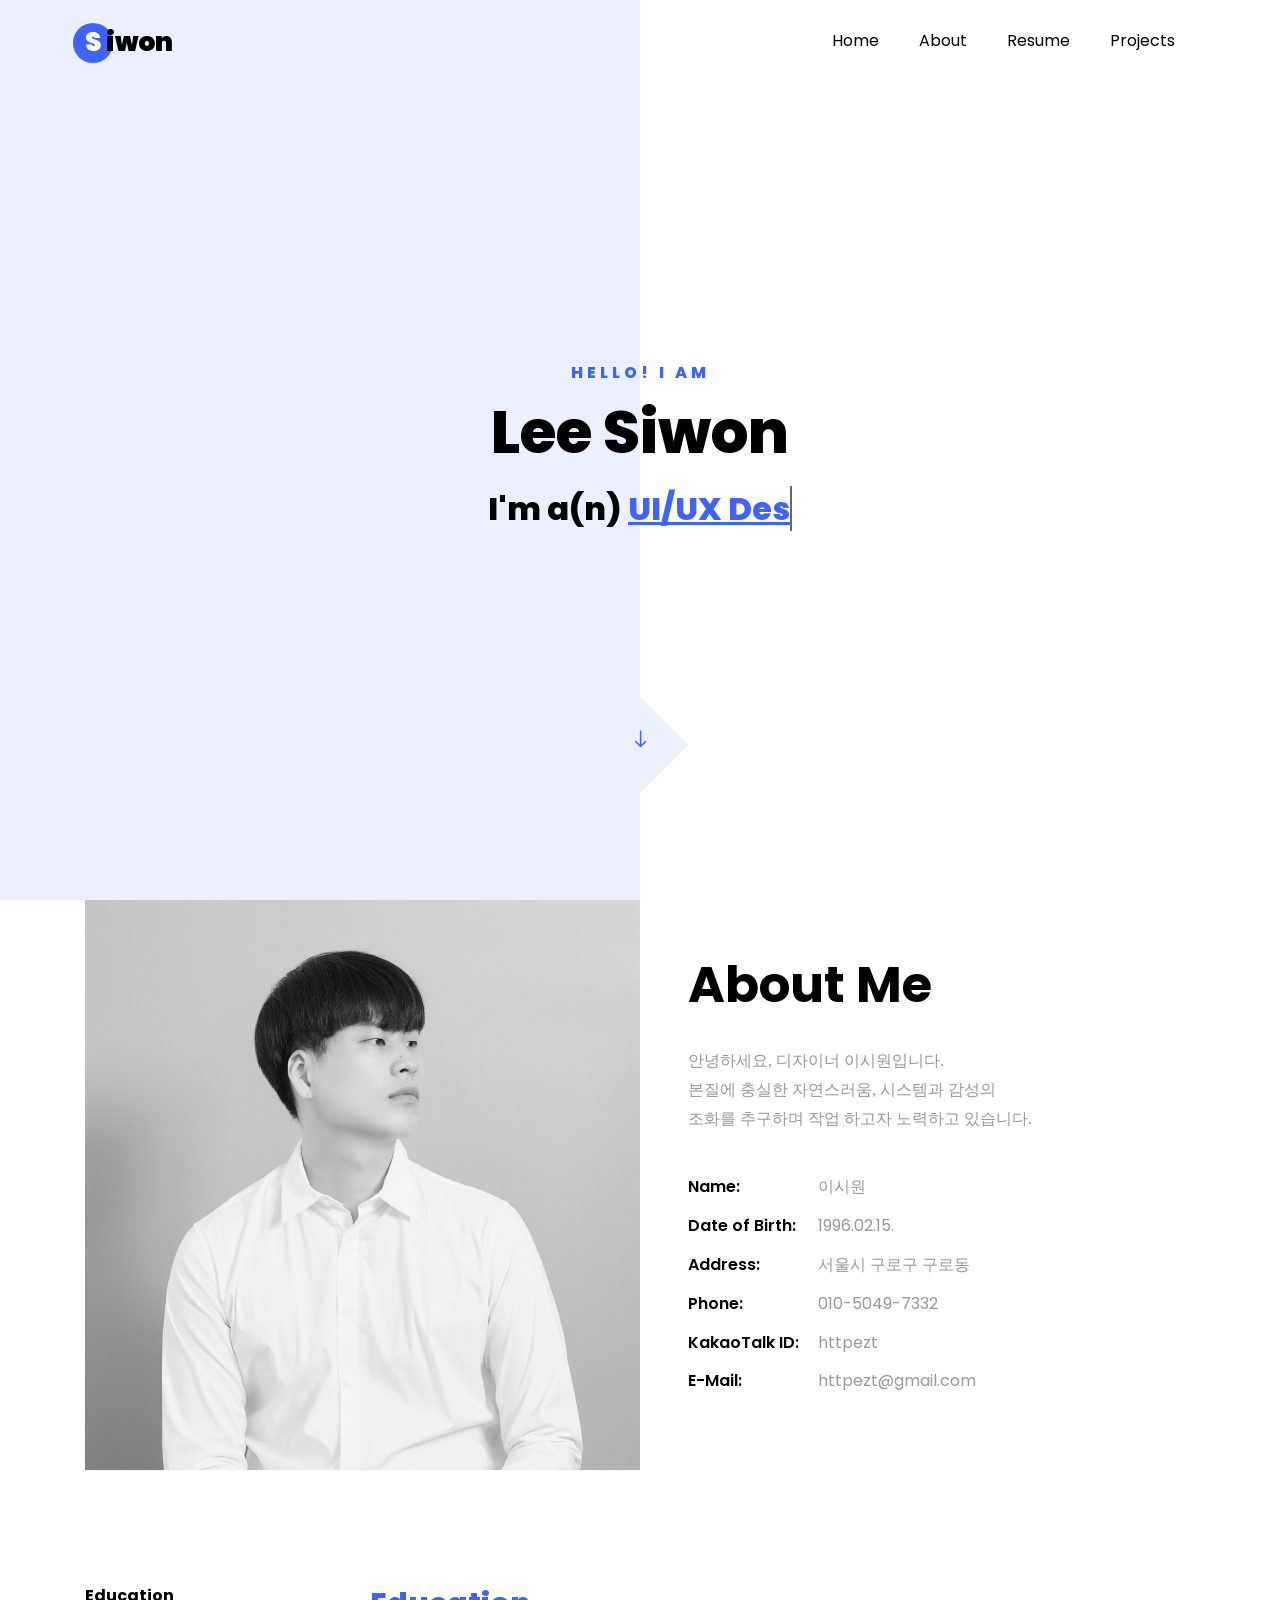
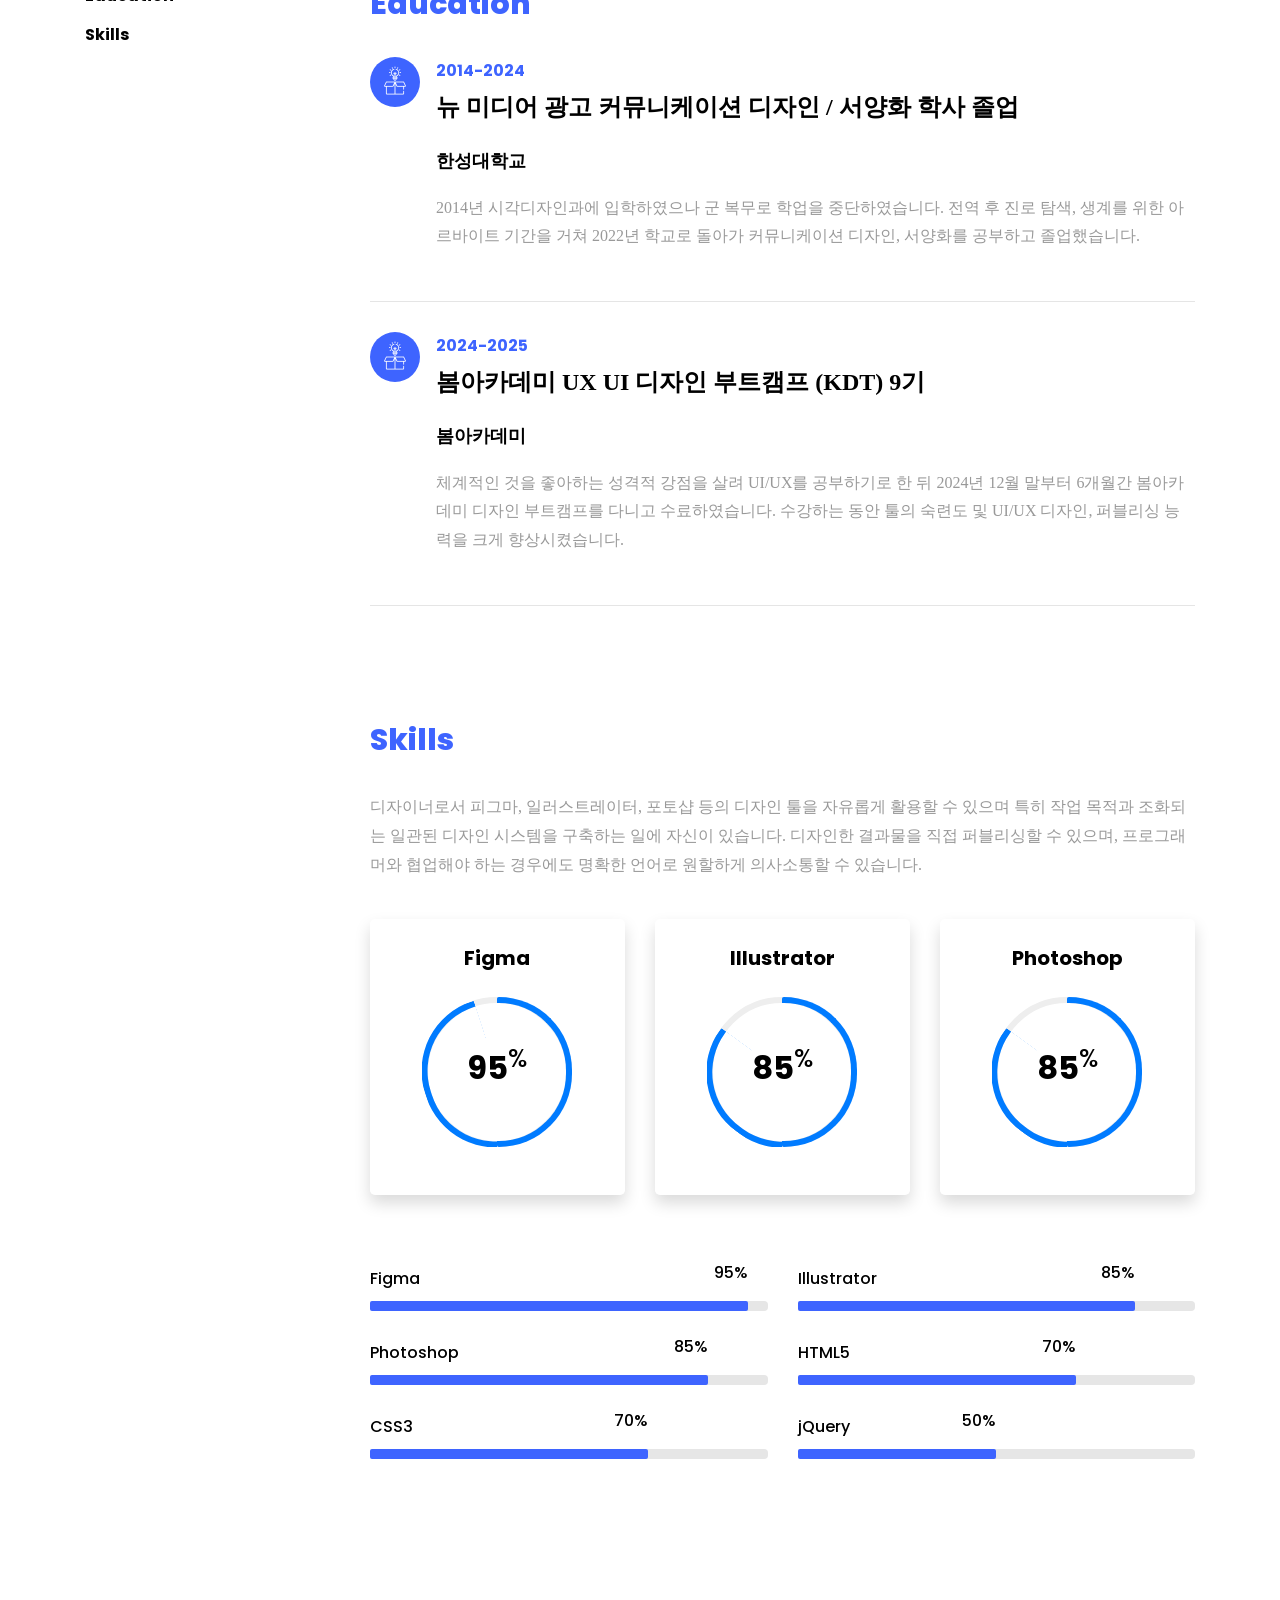
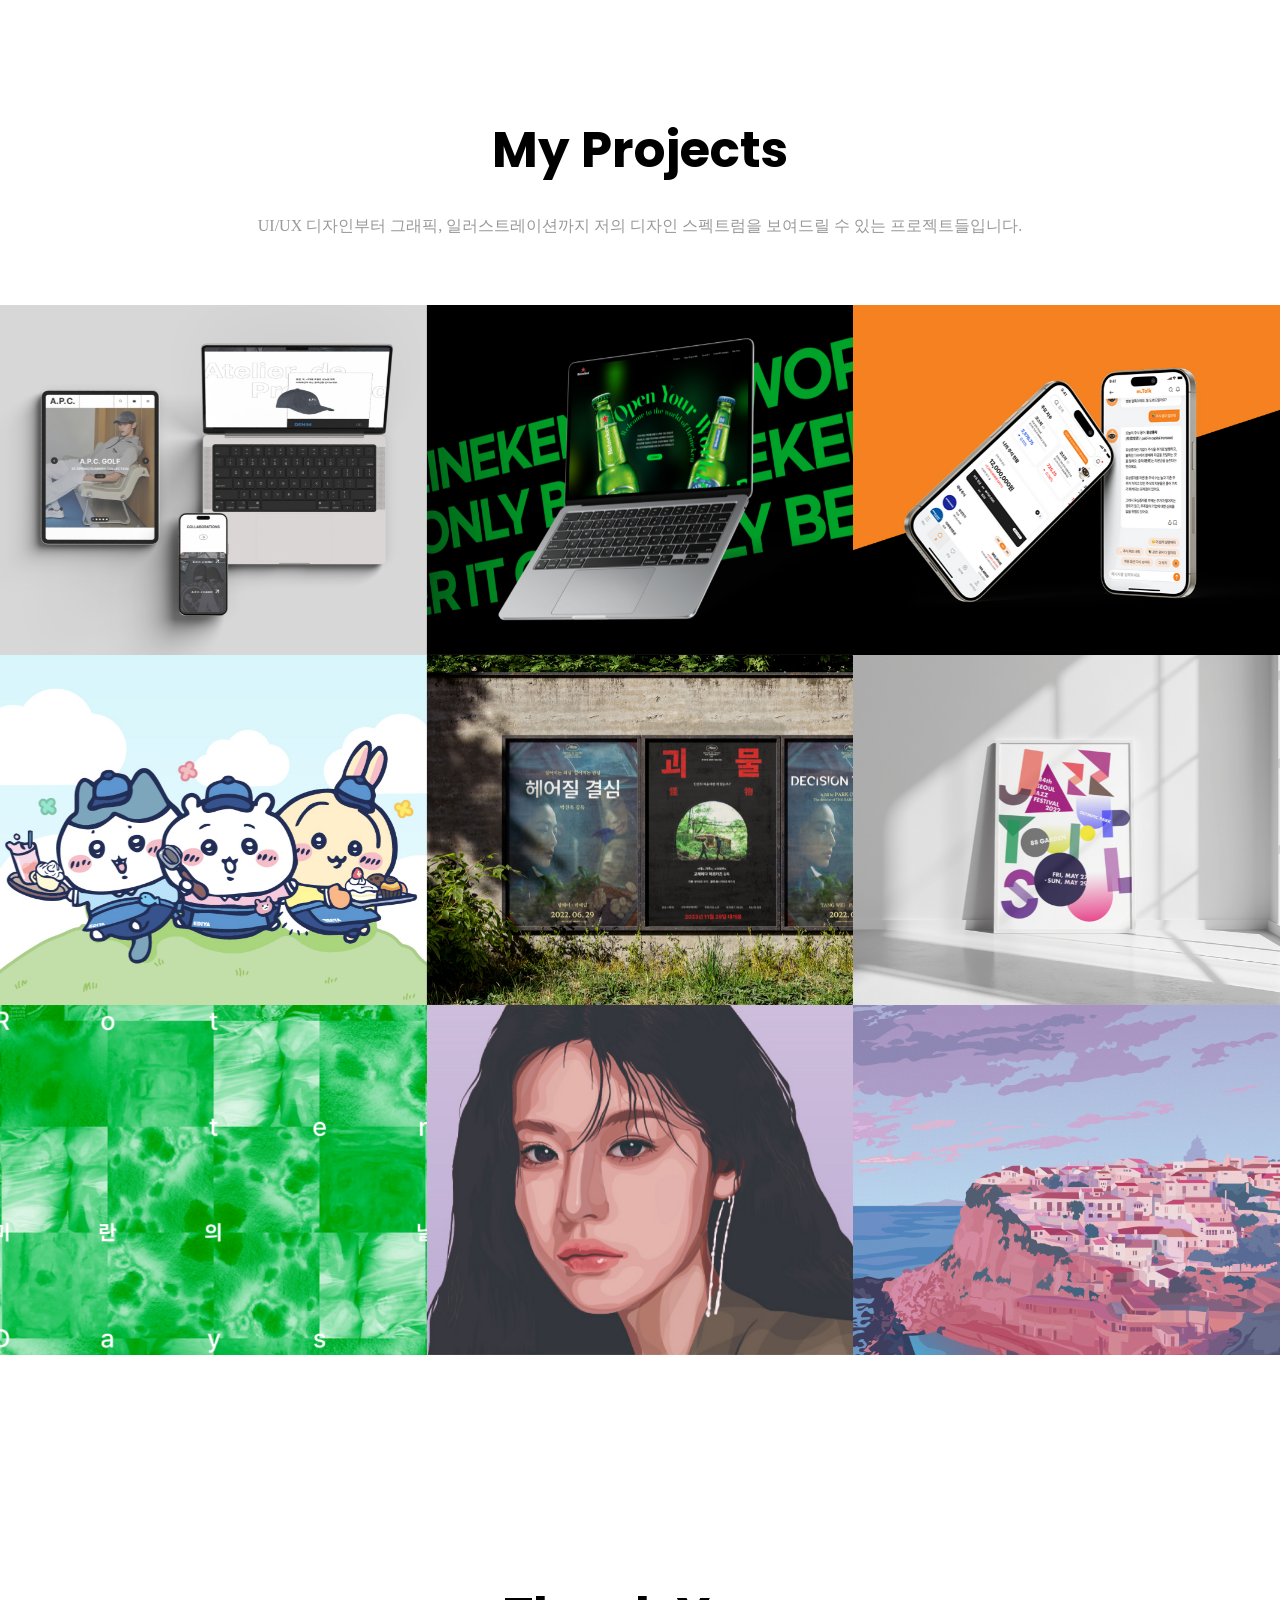
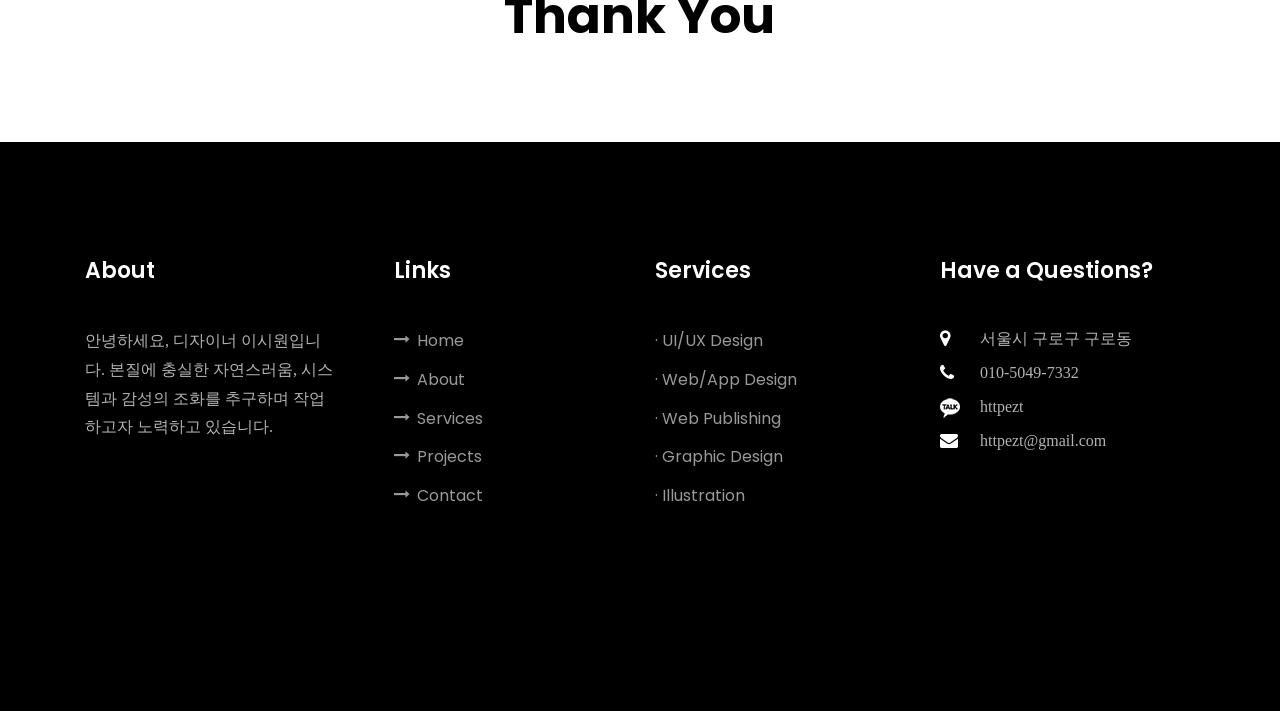
<file: index.html>
<!DOCTYPE html>
<html lang="en">
  <head>
    <title>이시원 디자인 포트폴리오</title>
    <meta charset="utf-8">
    <meta name="viewport" content="width=device-width, initial-scale=1, shrink-to-fit=no">
    
    <link href="https://fonts.googleapis.com/css?family=Poppins:100,200,300,400,500,600,700,800,900" rel="stylesheet">

    <link rel="stylesheet" href="css/open-iconic-bootstrap.min.css">
    <link rel="stylesheet" href="css/animate.css">
    
    <link rel="stylesheet" href="css/owl.carousel.min.css">
    <link rel="stylesheet" href="css/owl.theme.default.min.css">
    <link rel="stylesheet" href="css/magnific-popup.css">

    <link rel="stylesheet" href="css/aos.css">

    <link rel="stylesheet" href="css/ionicons.min.css">
    
    <link rel="stylesheet" href="css/flaticon.css">
    <link rel="stylesheet" href="css/icomoon.css">
    <link rel="stylesheet" href="css/style.css">
  </head>
  
  <body data-spy="scroll" data-target=".site-navbar-target" data-offset="300">
	  
	  
    <nav class="navbar navbar-expand-lg navbar-dark ftco_navbar ftco-navbar-light site-navbar-target" id="ftco-navbar">
	    <div class="container">
	      <a class="navbar-brand" href="index.html"><span>S</span> iwon</a>
	      <button class="navbar-toggler js-fh5co-nav-toggle fh5co-nav-toggle" type="button" data-toggle="collapse" data-target="#ftco-nav" aria-controls="ftco-nav" aria-expanded="false" aria-label="Toggle navigation">
	        <span class="oi oi-menu"></span> Menu
	      </button>

	      <div class="collapse navbar-collapse" id="ftco-nav">
	        <ul class="navbar-nav nav ml-auto">
	          <li class="nav-item"><a href="#home-section" class="nav-link"><span>Home</span></a></li>
	          <li class="nav-item"><a href="#about-section" class="nav-link"><span>About</span></a></li>
	          <li class="nav-item"><a href="#resume-section" class="nav-link"><span>Resume</span></a></li>
	          <li class="nav-item"><a href="#projects-section" class="nav-link"><span>Projects</span></a></li>
	        </ul>
	      </div>
	    </div>
	  </nav>
	  <section class="hero-wrap js-fullheight">
      <div class="overlay"></div>
      <div class="container">
        <div class="row no-gutters slider-text js-fullheight justify-content-center align-items-center">
          <div class="col-lg-8 col-md-6 ftco-animate d-flex align-items-center">
          	<div class="text text-center">
          		<span class="subheading">Hello! I am</span>
		  				<h1>Lee Siwon</h1>
			  				<h2>I'm a(n)
								  <span
								     class="txt-rotate"
								     data-period="2000"
								     data-rotate='[ "UI/UX Designer.", "Web Designer.", "Graphic Designer.", "Illustrator." ]'></span>
								</h2>
							</div>
            </div>
          </div>
        </div>

      <div class="mouse">
				<a href="#" class="mouse-icon">
					<div class="mouse-wheel"><span class="ion-ios-arrow-round-down"></span></div>
				</a>
			</div>
      </section>

    <section class="ftco-about img ftco-section ftco-no-pt ftco-no-pb" id="about-section">
    	<div class="container">
    		<div class="row d-flex no-gutters">
    			<div class="col-md-6 col-lg-6 d-flex">
    				<div class="img-about img d-flex align-items-stretch">
    					<div class="overlay"></div>
	    				<div class="img d-flex align-self-stretch align-items-center" style="background-image:url(images/about.jpg);">
	    				</div>
    				</div>
    			</div>
    			<div class="col-md-6 col-lg-6 pl-md-5 py-5">
    				<div class="row justify-content-start pb-3">
		          <div class="col-md-12 heading-section ftco-animate">
		          	<h1 class="big">About</h1>
		            <h2 class="mb-4">About Me</h2>
		            <p class="hangeul">
						안녕하세요, 디자이너 이시원입니다.<br>
						본질에 충실한 자연스러움, 시스템과 감성의<br>
						조화를 추구하며 작업 하고자 노력하고 있습니다.
					</p>
		            <ul class="about-info mt-4 px-md-0 px-2">
		            	<li class="d-flex"><span>Name:</span> <span class="hangeul">이시원</span></li>
		            	<li class="d-flex"><span>Date of Birth:</span> <span>1996.02.15.</span></li>
		            	<li class="d-flex"><span>Address:</span> <span class="hangeul">서울시 구로구 구로동</span></li>
						<li class="d-flex"><span>Phone: </span> <span>010-5049-7332</span></li>
		            	<li class="d-flex"><span>KakaoTalk ID:</span> <span>httpezt</span></li>
		            	<li class="d-flex"><span>E-Mail:</span> <span>httpezt@gmail.com</span></li>
		            </ul>
		          </div>
		        </div>
	        </div>
        </div>
    	</div>
    </section>


    <section class="ftco-section ftco-no-pb goto-here" id="resume-section">
    	<div class="container">
    		<div class="row">
    			<div class="col-md-3">
				    <nav id="navi">
					    <ul>
					      <li><a href="#page-1">Education</a></li>
					      <li><a href="#page-2">Skills</a></li>
					    </ul>
					  </nav>
					</div>
					<div class="col-md-9">
					  <div id="page-1" class= "page one">
					  	<h2 class="heading">Education</h2>
					    <div class="resume-wrap d-flex ftco-animate">
					    	<div class="icon d-flex align-items-center justify-content-center">
					    		<span class="flaticon-ideas"></span>
					    	</div>
					    	<div class="text pl-3">
		    					<span class="date">2014-2024</span>
		    					<p class="hangeul-bold-lg">뉴 미디어 광고 커뮤니케이션 디자인 / 서양화 학사 졸업</p>
		    					<p class="hangeul-bold">한성대학교</p>
		    					<p class="hangeul">
									2014년 시각디자인과에 입학하였으나 군 복무로 학업을 중단하였습니다. 전역 후 진로 탐색, 생계를 위한 아르바이트 기간을 거쳐
									2022년 학교로 돌아가 커뮤니케이션 디자인, 서양화를 공부하고 졸업했습니다.
								</p>
	    					</div>
	    				</div>
	    				<div class="resume-wrap d-flex ftco-animate">
	    					<div class="icon d-flex align-items-center justify-content-center">
					    		<span class="flaticon-ideas"></span>
					    	</div>
					    	<div class="text pl-3">
		    					<span class="date">2024-2025</span>
		    					<p class="hangeul-bold-lg">봄아카데미 UX UI 디자인 부트캠프 (KDT) 9기</p>
		    					<p class="hangeul-bold">봄아카데미</p>
		    					<p class="hangeul">
									체계적인 것을 좋아하는 성격적 강점을 살려 UI/UX를 공부하기로 한 뒤 2024년 12월 말부터 6개월간 봄아카데미 디자인 부트캠프를
									다니고 수료하였습니다. 수강하는 동안 툴의 숙련도 및 UI/UX 디자인, 퍼블리싱 능력을 크게 향상시켰습니다.
								</p>
		    				</div>
	    				</div>
					  </div>

					  <div id="page-2" class= "page two">
					  	<h2 class="heading">Skills</h2>

						<p class="hangeul">
							디자이너로서 피그마, 일러스트레이터, 포토샵 등의 디자인 툴을 자유롭게 활용할 수 있으며 특히 작업 목적과 조화되는 일관된 디자인 시스템을 구축하는 일에 자신이 있습니다.
							디자인한 결과물을 직접 퍼블리싱할 수 있으며, 프로그래머와 협업해야 하는 경우에도 명확한 언어로 원할하게 의사소통할 수 있습니다.
						</p>

					  	<div class="row progress-circle mb-5">
					  		<div class="col-lg-4 mb-4">
						      <div class="bg-white rounded-lg shadow p-4">
						        <h2 class="h5 font-weight-bold text-center mb-4">Figma</h2>

						        <!-- Progress bar 1 -->
						        <div class="progress mx-auto" data-value='95'>
						          <span class="progress-left">
                                    <span class="progress-bar border-primary"></span>
						          </span>
						          <span class="progress-right">
                                    <span class="progress-bar border-primary"></span>
						          </span>
						          <div class="progress-value w-100 h-100 rounded-circle d-flex align-items-center justify-content-center">
						            <div class="h2 font-weight-bold">95<sup class="small">%</sup></div>
						          </div>
						        </div>
						        <!-- END -->

						        <!-- Demo info -->
						        <div class="row text-center mt-4">
						          <div class="col-6 border-right">
						            <div class="h4 font-weight-bold mb-0"></div>
						          </div>
						          <div class="col-6">
						            <div class="h4 font-weight-bold mb-0"></div>
						          </div>
						        </div>
						        <!-- END -->
						      </div>
						    </div>

						    <div class="col-lg-4 mb-4">
						      <div class="bg-white rounded-lg shadow p-4">
						        <h2 class="h5 font-weight-bold text-center mb-4">Illustrator</h2>

						        <!-- Progress bar 1 -->
						        <div class="progress mx-auto" data-value='85'>
						          <span class="progress-left">
                        <span class="progress-bar border-primary"></span>
						          </span>
						          <span class="progress-right">
                        <span class="progress-bar border-primary"></span>
						          </span>
						          <div class="progress-value w-100 h-100 rounded-circle d-flex align-items-center justify-content-center">
						            <div class="h2 font-weight-bold">85<sup class="small">%</sup></div>
						          </div>
						        </div>
						        <!-- END -->

						        <!-- Demo info -->
						        <div class="row text-center mt-4">
						          <div class="col-6 border-right">
						            <div class="h4 font-weight-bold mb-0"></div>
						          </div>
						          <div class="col-6">
						            <div class="h4 font-weight-bold mb-0"></div>
						          </div>
						        </div>
						        <!-- END -->
						      </div>
						    </div>

						    <div class="col-lg-4 mb-4">
						      <div class="bg-white rounded-lg shadow p-4">
						        <h2 class="h5 font-weight-bold text-center mb-4">Photoshop</h2>

						        <!-- Progress bar 1 -->
						        <div class="progress mx-auto" data-value='85'>
						          <span class="progress-left">
                        <span class="progress-bar border-primary"></span>
						          </span>
						          <span class="progress-right">
                        <span class="progress-bar border-primary"></span>
						          </span>
						          <div class="progress-value w-100 h-100 rounded-circle d-flex align-items-center justify-content-center">
						            <div class="h2 font-weight-bold">85<sup class="small">%</sup></div>
						          </div>
						        </div>
						        <!-- END -->

						        <!-- Demo info -->
						        <div class="row text-center mt-4">
						          <div class="col-6 border-right">
						            <div class="h4 font-weight-bold mb-0"></div>
						          </div>
						          <div class="col-6">
						            <div class="h4 font-weight-bold mb-0"></div>
						          </div>
						        </div>
						        <!-- END -->
						      </div>
						    </div>
					  	</div>
					  	<div class="row">
					  		<div class="col-md-6 animate-box">
									<div class="progress-wrap ftco-animate">
										<h3>Figma</h3>
										<div class="progress">
										 	<div class="progress-bar color-1" role="progressbar" aria-valuenow="95"
										  	aria-valuemin="0" aria-valuemax="100" style="width:95%">
										    <span>95%</span>
										  	</div>
										</div>
									</div>
								</div>
								<div class="col-md-6 animate-box">
									<div class="progress-wrap ftco-animate">
										<h3>Illustrator</h3>
										<div class="progress">
										 	<div class="progress-bar color-2" role="progressbar" aria-valuenow="85"
										  	aria-valuemin="0" aria-valuemax="100" style="width:85%">
										    <span>85%</span>
										  	</div>
										</div>
									</div>
								</div>
								<div class="col-md-6 animate-box">
									<div class="progress-wrap ftco-animate">
										<h3>Photoshop</h3>
										<div class="progress">
										 	<div class="progress-bar color-3" role="progressbar" aria-valuenow="85"
										  	aria-valuemin="0" aria-valuemax="100" style="width:85%">
										    <span>85%</span>
										  	</div>
										</div>
									</div>
								</div>
								<div class="col-md-6 animate-box">
									<div class="progress-wrap ftco-animate">
										<h3>HTML5</h3>
										<div class="progress">
										 	<div class="progress-bar color-4" role="progressbar" aria-valuenow="70"
										  	aria-valuemin="0" aria-valuemax="100" style="width:70%">
										    <span>70%</span>
										  	</div>
										</div>
									</div>
								</div>
								<div class="col-md-6 animate-box">
									<div class="progress-wrap ftco-animate">
										<h3>CSS3</h3>
										<div class="progress">
										 	<div class="progress-bar color-5" role="progressbar" aria-valuenow="70"
										  	aria-valuemin="0" aria-valuemax="100" style="width:70%">
										    <span>70%</span>
										  	</div>
										</div>
									</div>
								</div>
								<div class="col-md-6 animate-box">
									<div class="progress-wrap ftco-animate">
										<h3>jQuery</h3>
										<div class="progress">
										 	<div class="progress-bar color-6" role="progressbar" aria-valuenow="50"
										  	aria-valuemin="0" aria-valuemax="100" style="width:50%">
										    <span>50%</span>
										  	</div>
										</div>
									</div>
								</div>
					  	</div>
					  </div>
					  
					</div>
			  </div>
    	</div>
    </section>

    
 

    <section class="ftco-section ftco-project" id="projects-section">
    	<div class="container-fluid px-md-0">
    		<div class="row no-gutters justify-content-center pb-5">
          <div class="col-md-12 heading-section text-center ftco-animate">
          	<h1 class="big big-2">Projects</h1>
            <h2 class="mb-4">My Projects</h2>
            <p class="hangeul">UI/UX 디자인부터 그래픽, 일러스트레이션까지 저의 디자인 스펙트럼을 보여드릴 수 있는 프로젝트들입니다.</p>
          </div>
        </div>
    		<div class="row no-gutters">
    			<div class="col-md-4">
    				<div class="project img ftco-animate d-flex justify-content-center align-items-center" style="background-image: url(images/work-1.jpg);">
    					<div class="overlay"></div>
	    				<div class="text text-center p-4">
	    					<h3>
								<a href="project/apc.html" target="_blank">
								A.P.C. Responsive Web Design
								</a>
							</h3>
	    					<span>UI/UX Design</span>
	    				</div>
    				</div>
  				</div>

				<div class="col-md-4">
    				<div class="project img ftco-animate d-flex justify-content-center align-items-center" style="background-image: url(images/work-2.jpg);">
    					<div class="overlay"></div>
	    				<div class="text text-center p-4">
	    					<h3>
								<a href="project/heineken.html" target="_blank">
									Heineken Website Design
								</a>
							</h3>
	    					<span>Web UI/UX Design</span>
	    				</div>
    				</div>
    			</div>

  				<div class="col-md-4">
    				<div class="project img ftco-animate d-flex justify-content-center align-items-center" style="background-image: url(images/work-3.jpg);">
    					<div class="overlay"></div>
	    				<div class="text text-center p-4">
	    					<h3>
								<a href="project/m-stock.html" target="_blank">
									Mirae Asset Securities<br>M-STOCK Mobile App Design
								</a>
							</h3>
	    					<span>App UI/UX Design</span>
	    				</div>
    				</div>
  				</div>

    			<div class="col-md-4">
    				<div class="project img ftco-animate d-flex justify-content-center align-items-center" style="background-image: url(images/work-4.jpg);">
    					<div class="overlay"></div>
	    				<div class="text text-center p-4">
	    					<h3>
								<a href="project/ediya.html" target="_blank">
									Ediya Coffee X Chiikawa<br>Event Promotion Page Design
								</a>
							</h3>
	    					<span>Web/Graphic Design</span>
	    				</div>
    				</div>
    			</div>

    			<div class="col-md-4">
    				<div class="project img ftco-animate d-flex justify-content-center align-items-center" style="background-image: url(images/work-5.jpg);">
    					<div class="overlay"></div>
	    				<div class="text text-center p-4">
	    					<h3>
								<a href="project/movie.html" target="_blank">
									Decision to Leave & MONSTER<br>Movie Poster Design
								</a>
							</h3>
	    					<span>Graphic Design</span>
	    				</div>
    				</div>
    			</div>

    			<div class="col-md-4">
    				<div class="project img ftco-animate d-flex justify-content-center align-items-center" style="background-image: url(images/work-6.jpg);">
    					<div class="overlay"></div>
	    				<div class="text text-center p-4">
	    					<h3>
								<a href="project/typography.html" target="_blank">
									Seoul Jazz Festival<br>Typography Poster Design
								</a>
							</h3>
	    					<span>Graphic Design</span>
	    				</div>
    				</div>
    			</div>

				<div class="col-md-4">
    				<div class="project img ftco-animate d-flex justify-content-center align-items-center" style="background-image: url(images/work-7.jpg);">
    					<div class="overlay"></div>
	    				<div class="text text-center p-4">
	    					<h3>
								<a href="project/album.html" target="_blank">
									Lim Junghyuk<br>Album Cover Design
								</a>
							</h3>
	    					<span>Graphic Design</span>
	    				</div>
    				</div>
    			</div>

				<div class="col-md-4">
    				<div class="project img ftco-animate d-flex justify-content-center align-items-center" style="background-image: url(images/work-8.jpg);">
    					<div class="overlay"></div>
	    				<div class="text text-center p-4">
	    					<h3>
								<a href="project/portrait.html" target="_blank">
								Go Younjung<br>Illustrated Portrait Poster
								</a>
							</h3>
	    					<span>Illustration</span>
	    				</div>
    				</div>
    			</div>

				<div class="col-md-4">
    				<div class="project img ftco-animate d-flex justify-content-center align-items-center" style="background-image: url(images/work-9.jpg);">
    					<div class="overlay"></div>
	    				<div class="text text-center p-4">
	    					<h3>
								<a href="project/travel.html" target="_blank">
									Lisbon<br>Illustrated Travel Poster
								</a>
							</h3>
	    					<span>Illustration</span>
	    				</div>
    				</div>
    			</div>
    		</div>
    	</div>
    </section>



    <section class="ftco-section contact-section ftco-no-pb" id="epilogue-section">
      <div class="container">
			<div class="row justify-content-center mb-5 pb-3">
				<div class="col-md-7 heading-section text-center ftco-animate">
					<h1 class="big big-2">Epilogue</h1>
					<h2 class="mb-4">Thank You</h2>
				</div>
			</div>
      </div>
    </section>
		

    <footer class="ftco-footer ftco-section">
      <div class="container">
        <div class="row mb-5">
          <div class="col-md">
            <div class="ftco-footer-widget mb-4">
              <h2 class="ftco-heading-2">About</h2>
              <p class="hangeul">안녕하세요, 디자이너 이시원입니다. 본질에 충실한 자연스러움, 시스템과 감성의 조화를 추구하며 작업 하고자 노력하고 있습니다.</p>
            </div>
          </div>
          <div class="col-md">
            <div class="ftco-footer-widget mb-4 ml-md-4">
              <h2 class="ftco-heading-2">Links</h2>
              <ul class="list-unstyled">
                <li><a href="#"><span class="icon-long-arrow-right mr-2"></span>Home</a></li>
                <li><a href="#"><span class="icon-long-arrow-right mr-2"></span>About</a></li>
                <li><a href="#"><span class="icon-long-arrow-right mr-2"></span>Services</a></li>
                <li><a href="#"><span class="icon-long-arrow-right mr-2"></span>Projects</a></li>
                <li><a href="#"><span class="icon-long-arrow-right mr-2"></span>Contact</a></li>
              </ul>
            </div>
          </div>
          <div class="col-md">
             <div class="ftco-footer-widget mb-4">
              <h2 class="ftco-heading-2">Services</h2>
              <ul class="list-unstyled">
                <li>· UI/UX Design</li>
                <li>· Web/App Design</li>
                <li>· Web Publishing</li>
                <li>· Graphic Design</li>
                <li>· Illustration</li>
              </ul>
            </div>
          </div>
          <div class="col-md">
            <div class="ftco-footer-widget mb-4">
            	<h2 class="ftco-heading-2">Have a Questions?</h2>
            	<div class="block-23 mb-3">
	              <ul>
	                <li><span class="icon icon-map-marker"></span><span class="hangeul">서울시 구로구 구로동</span></li>
	                <li><span class="icon icon-phone"></span><span class="hangeul">010-5049-7332</span></li>
	                <li><span><img src="images/icon-kakaotalk.png" alt=""/></span><span class="hangeul">httpezt</span></li>
	                <li><span class="icon icon-envelope"></span><span class="hangeul">httpezt@gmail.com</span></li>
	              </ul>
	            </div>
            </div>
          </div>
        </div>
        <div class="row">
          <div class="col-md-12 text-center">

            <p><!-- Link back to Colorlib can't be removed. Template is licensed under CC BY 3.0. -->
  <!-- Copyright &copy;<script>document.write(new Date().getFullYear());</script> All rights reserved | This template is made with <i class="icon-heart color-danger" aria-hidden="true"></i> by <a href="https://colorlib.com" target="_blank">Colorlib</a> -->
  <!-- Link back to Colorlib can't be removed. Template is licensed under CC BY 3.0. --></p>
          </div>
        </div>
      </div>
    </footer>
    
  

  <!-- loader -->
  <div id="ftco-loader" class="show fullscreen"><svg class="circular" width="48px" height="48px"><circle class="path-bg" cx="24" cy="24" r="22" fill="none" stroke-width="4" stroke="#eeeeee"/><circle class="path" cx="24" cy="24" r="22" fill="none" stroke-width="4" stroke-miterlimit="10" stroke="#F96D00"/></svg></div>


  <script src="js/jquery.min.js"></script>
  <script src="js/jquery-migrate-3.0.1.min.js"></script>
  <script src="js/popper.min.js"></script>
  <script src="js/bootstrap.min.js"></script>
  <script src="js/jquery.easing.1.3.js"></script>
  <script src="js/jquery.waypoints.min.js"></script>
  <script src="js/jquery.stellar.min.js"></script>
  <script src="js/owl.carousel.min.js"></script>
  <script src="js/jquery.magnific-popup.min.js"></script>
  <script src="js/aos.js"></script>
  <script src="js/jquery.animateNumber.min.js"></script>
  <script src="js/scrollax.min.js"></script>
  
  <script src="js/main.js"></script>
    
  </body>
</html>
</file>
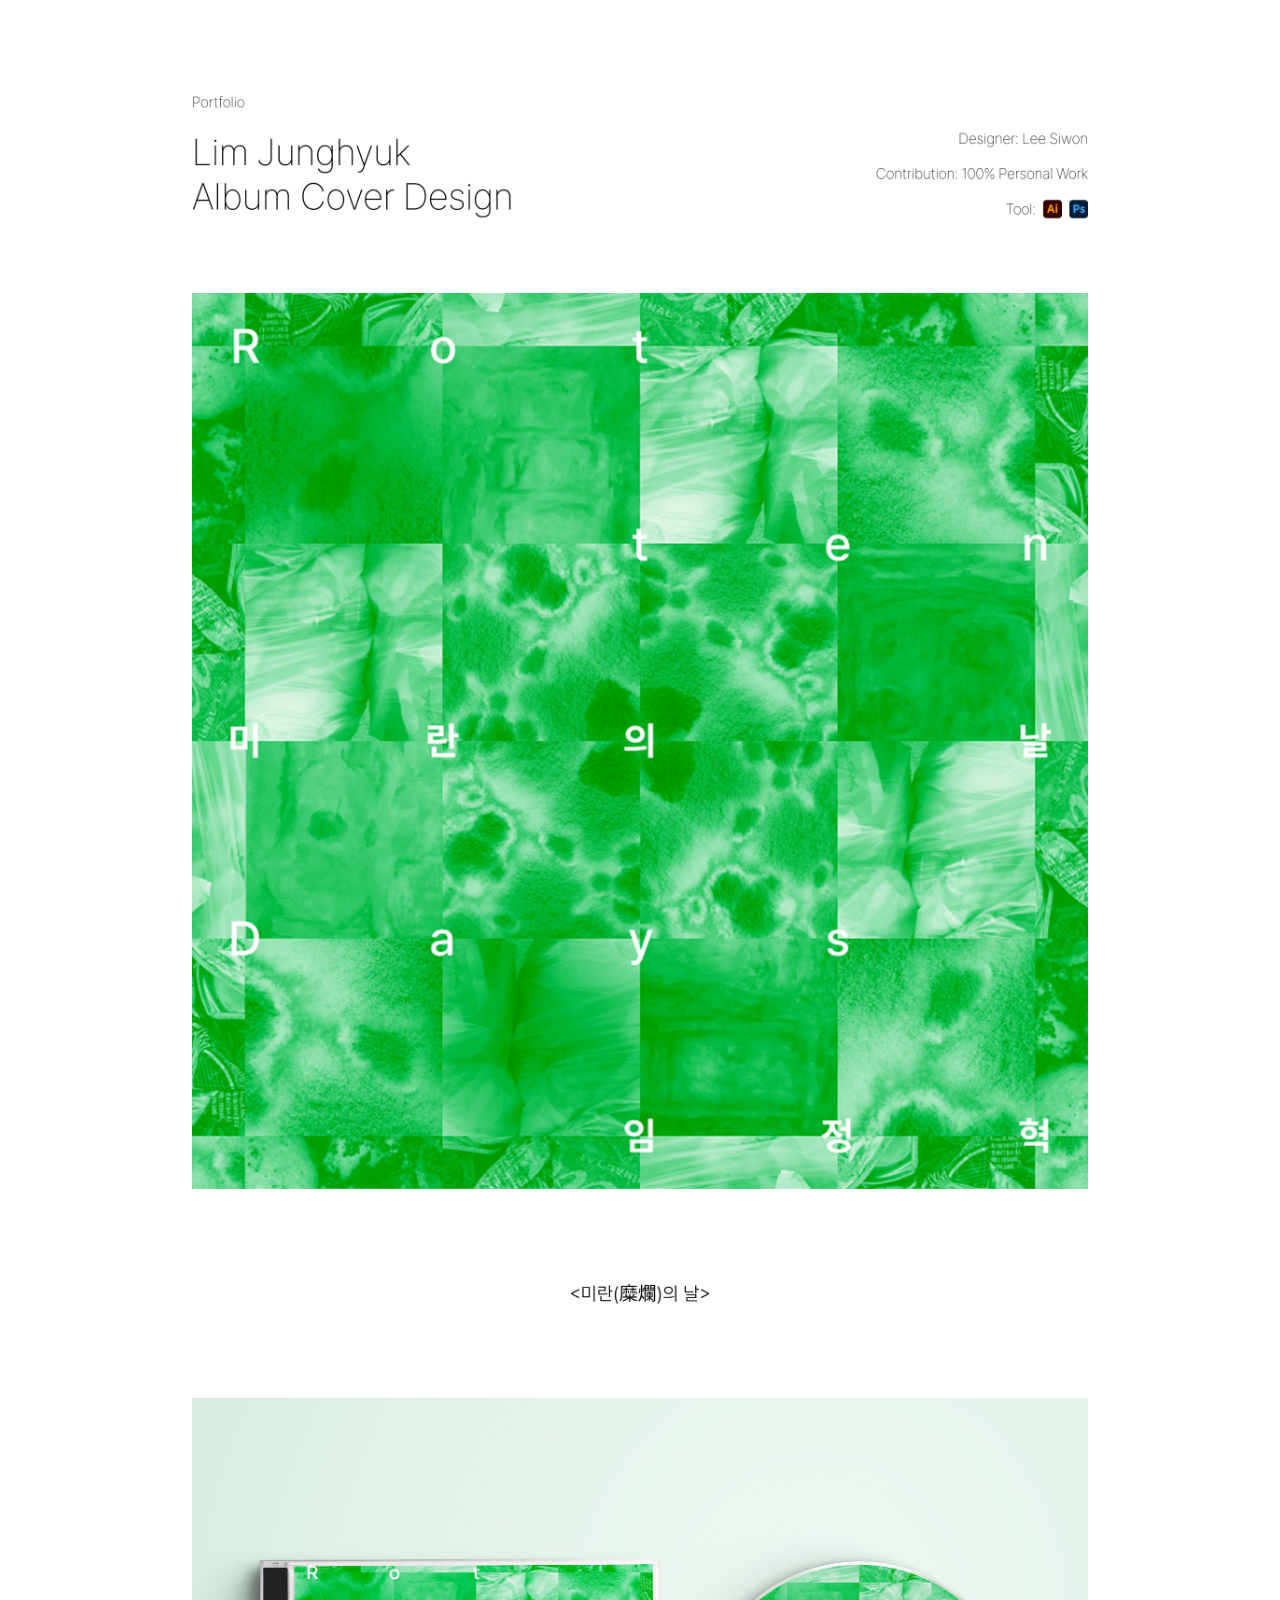
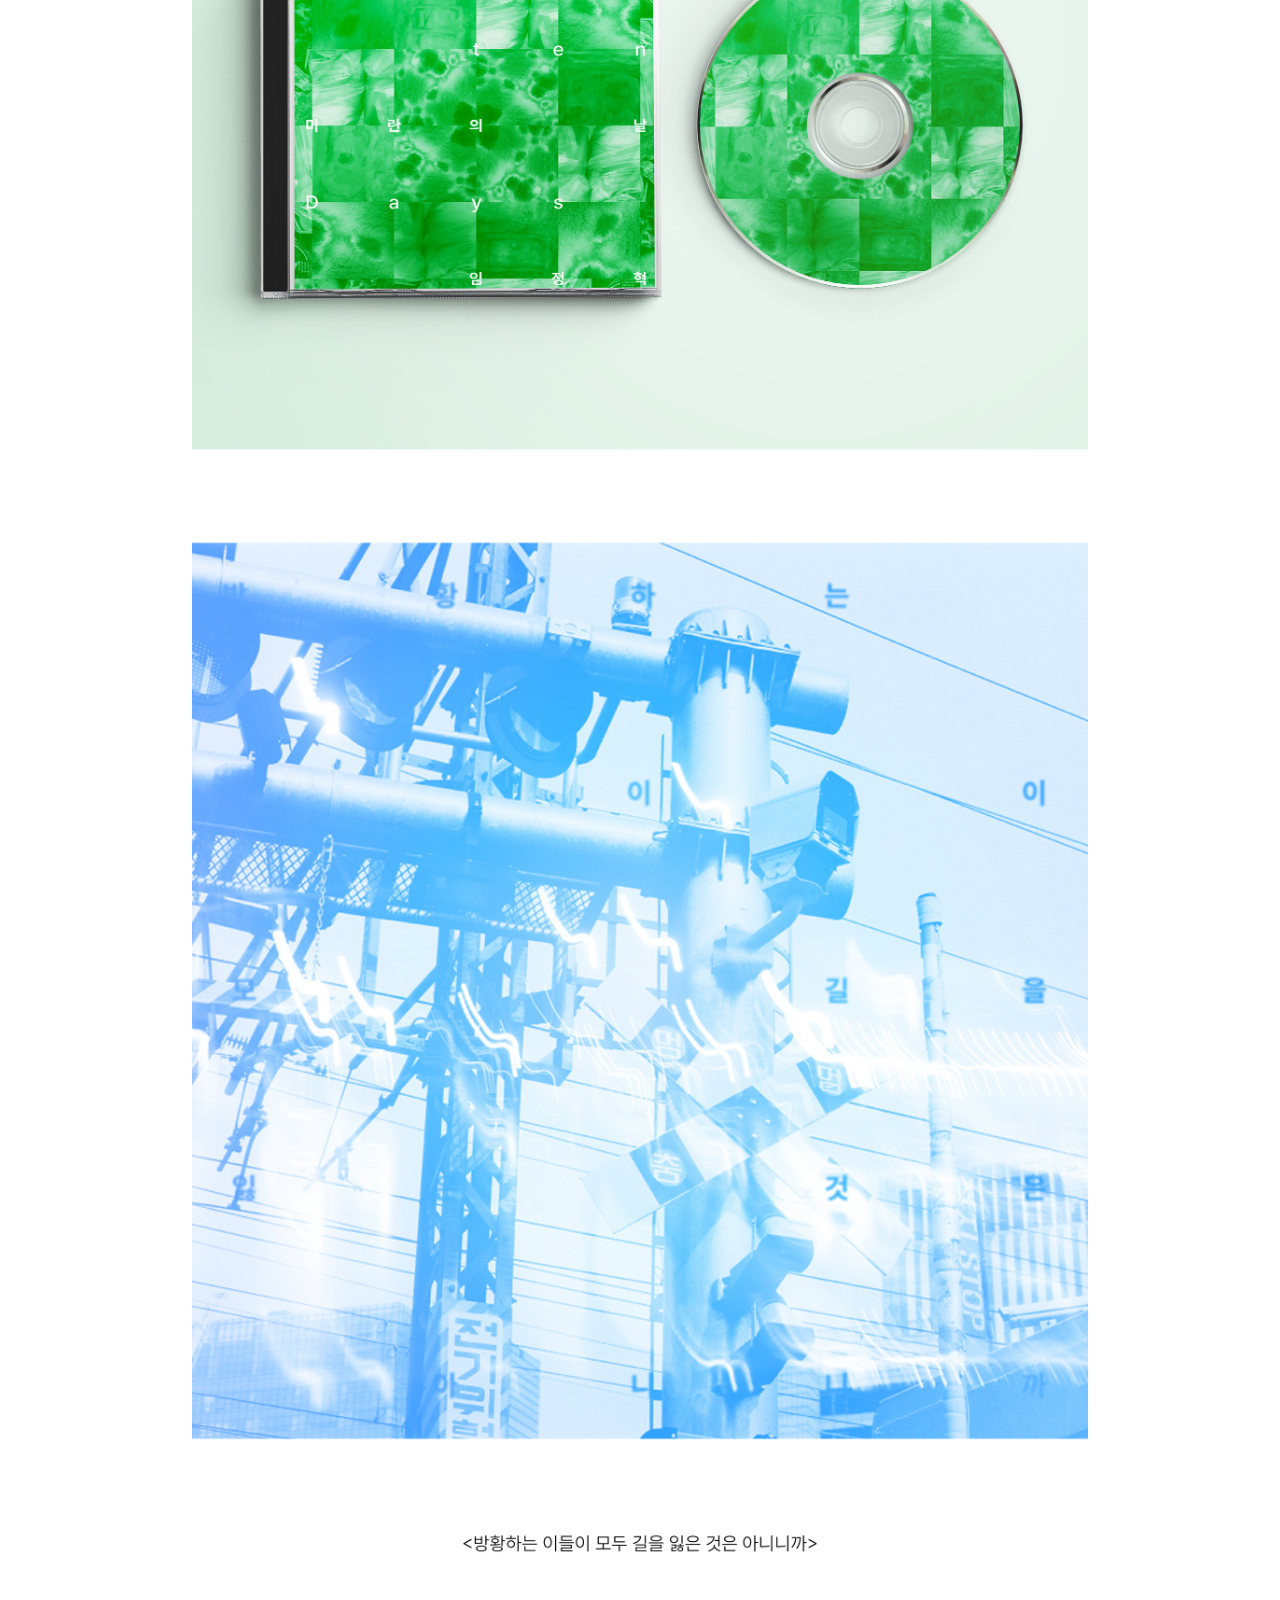
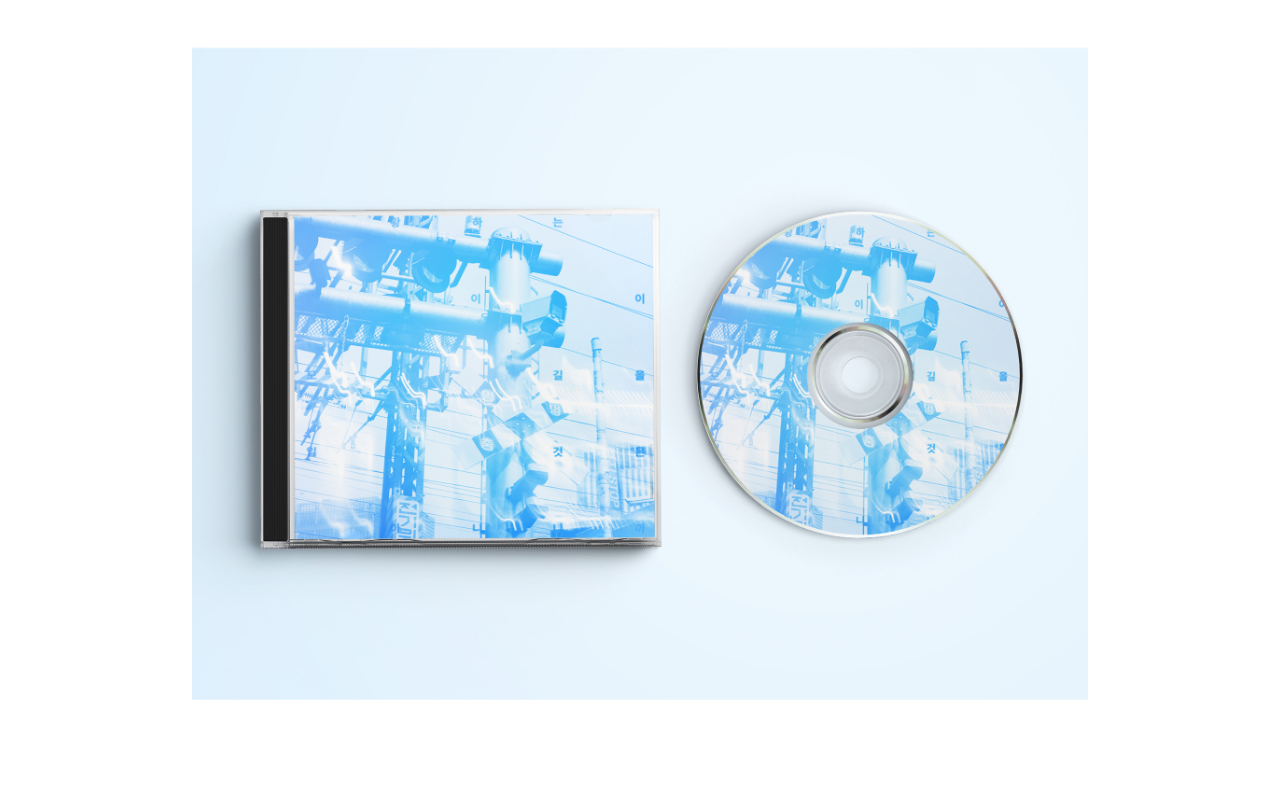
<file: project/album.html>
<!DOCTYPE html>
<html lang="en">
<head>
    <meta charset="UTF-8">
    <title>임정혁 앨범 커버 디자인</title>
    <style>
        @keyframes view_on {
            0% { background: rgba(0,0,0,0.5); }
            50% { background: #808080; }
            100% { background: rgba(0,0,0,0.5); }
        }
        html { scroll-behavior: smooth; }
        body { margin: 0; padding: 0; overflow-x: hidden; background: #fff; min-width: 320px; }
        #wrap { width: 70%; margin: 0 auto; }
        img { display: block; width: 100%; }
        .btn { position: fixed; right: 15%; bottom: 0; transform: translateX(60px); }
        .btn a { text-decoration: none; color: #fff; display: block; width: 60px; padding: 20px 0; text-align: center; }
        .btn a.view { background: rgba(0,0,0,0.5); font-size: 14px; animation: view_on 3s infinite; }
        .btn a.gotop { background: rgba(0,0,0,1); }
    </style>
</head>

<body>
    <a name="top"></a>
    <div id="wrap">
        <img src="../images/project/album.jpg"></a>
    </div>
</body>
</html>
</file>
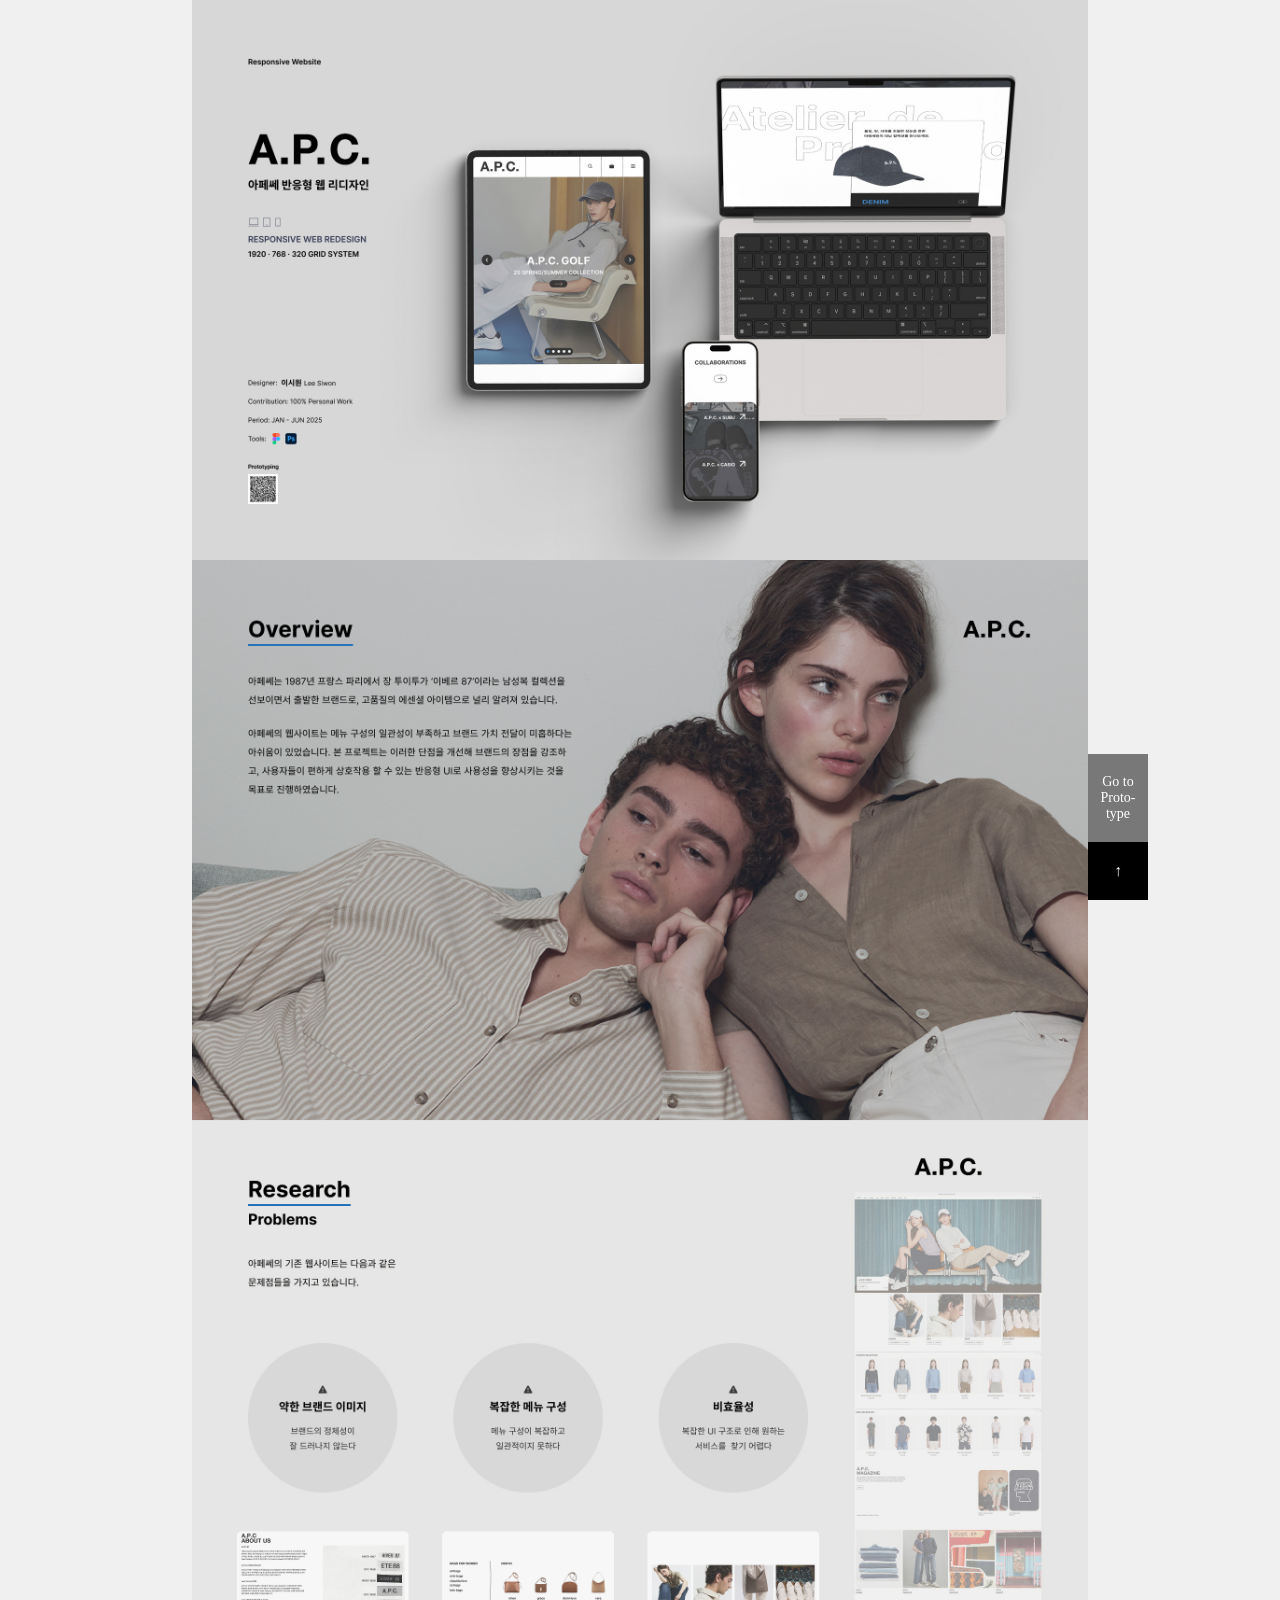
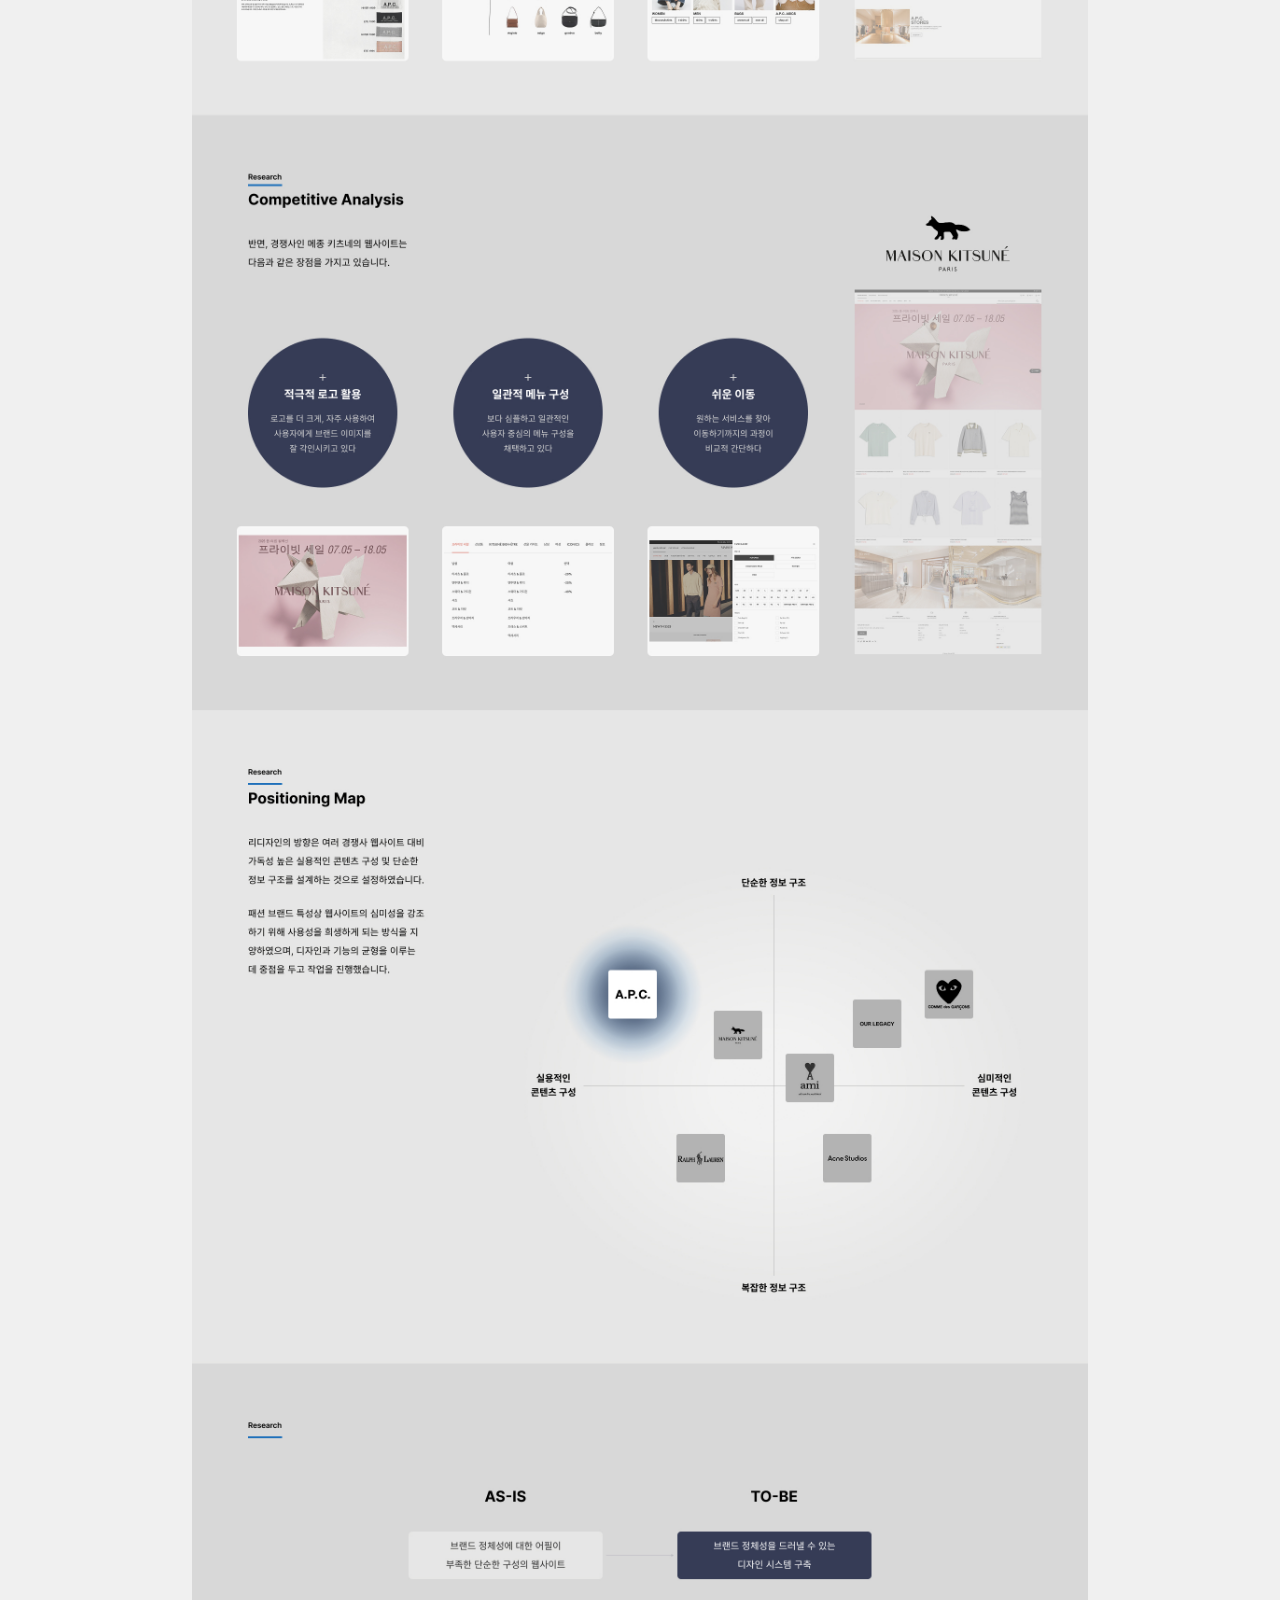
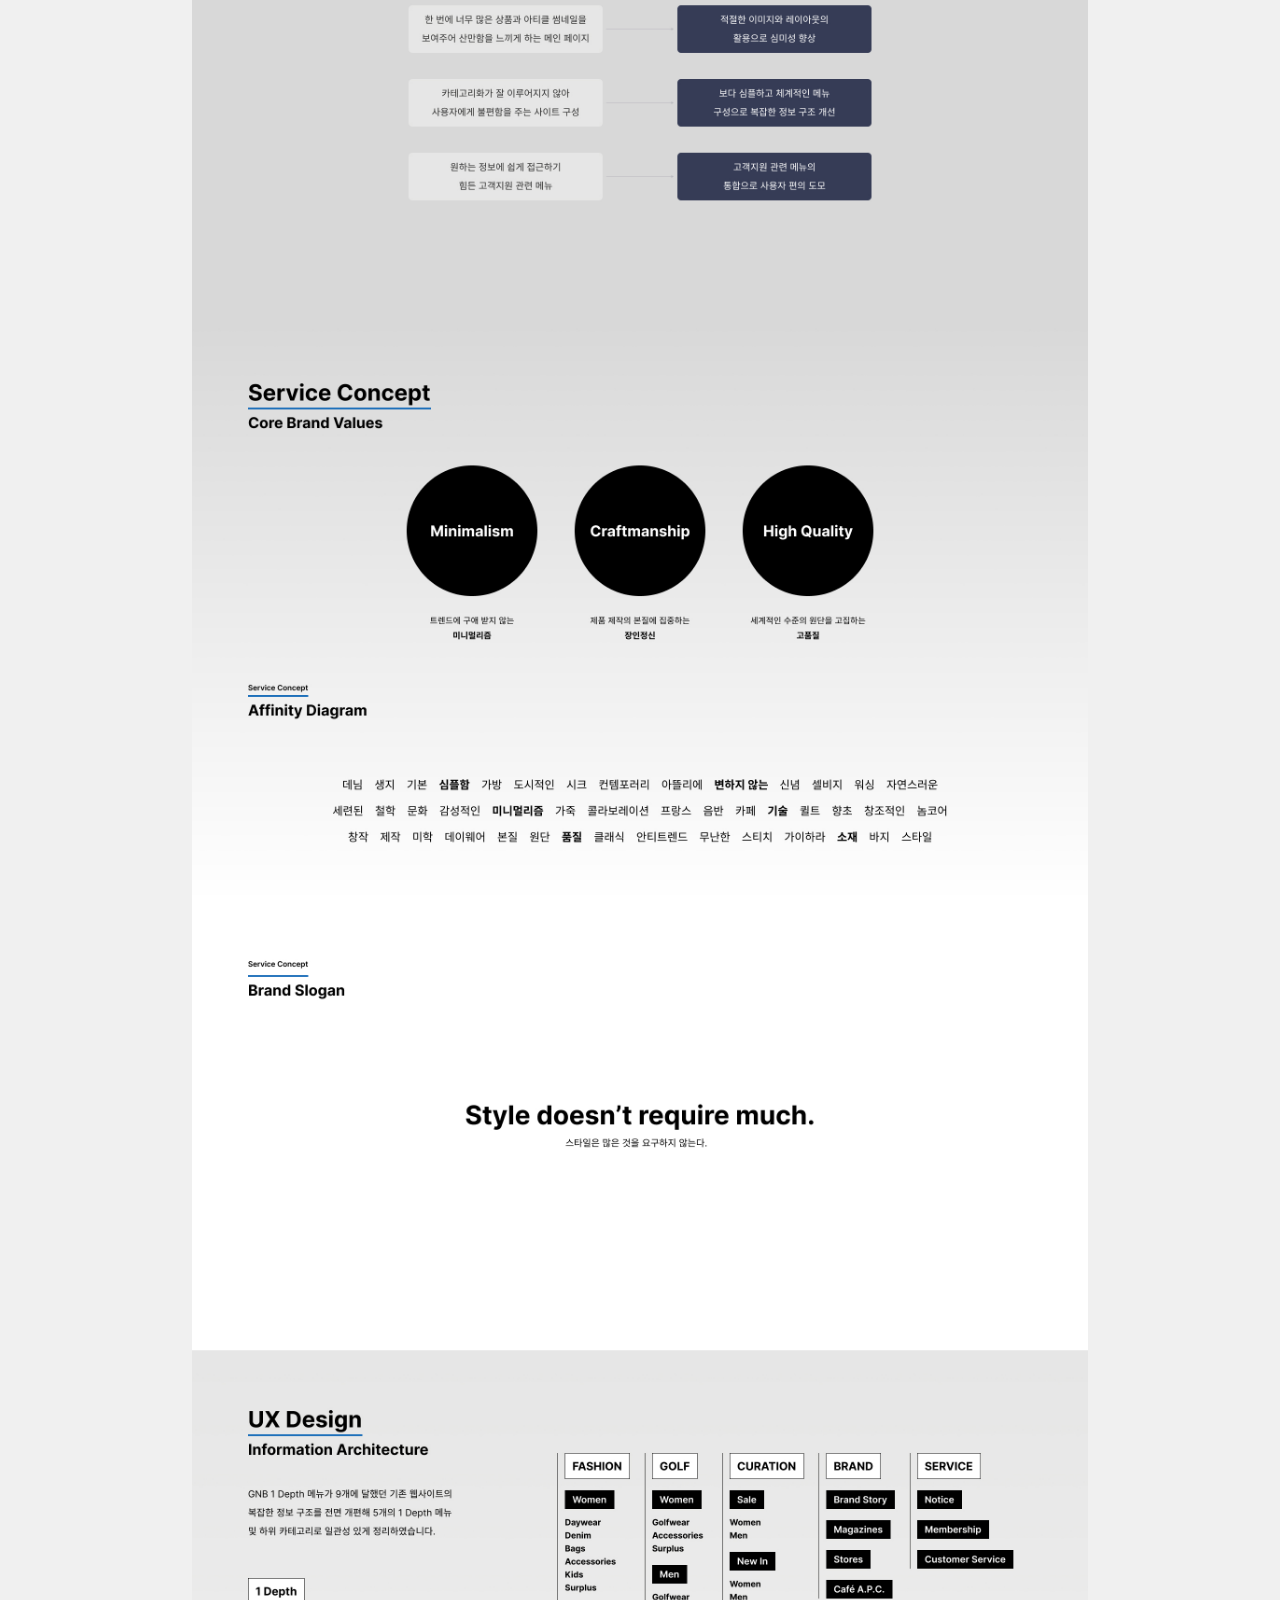
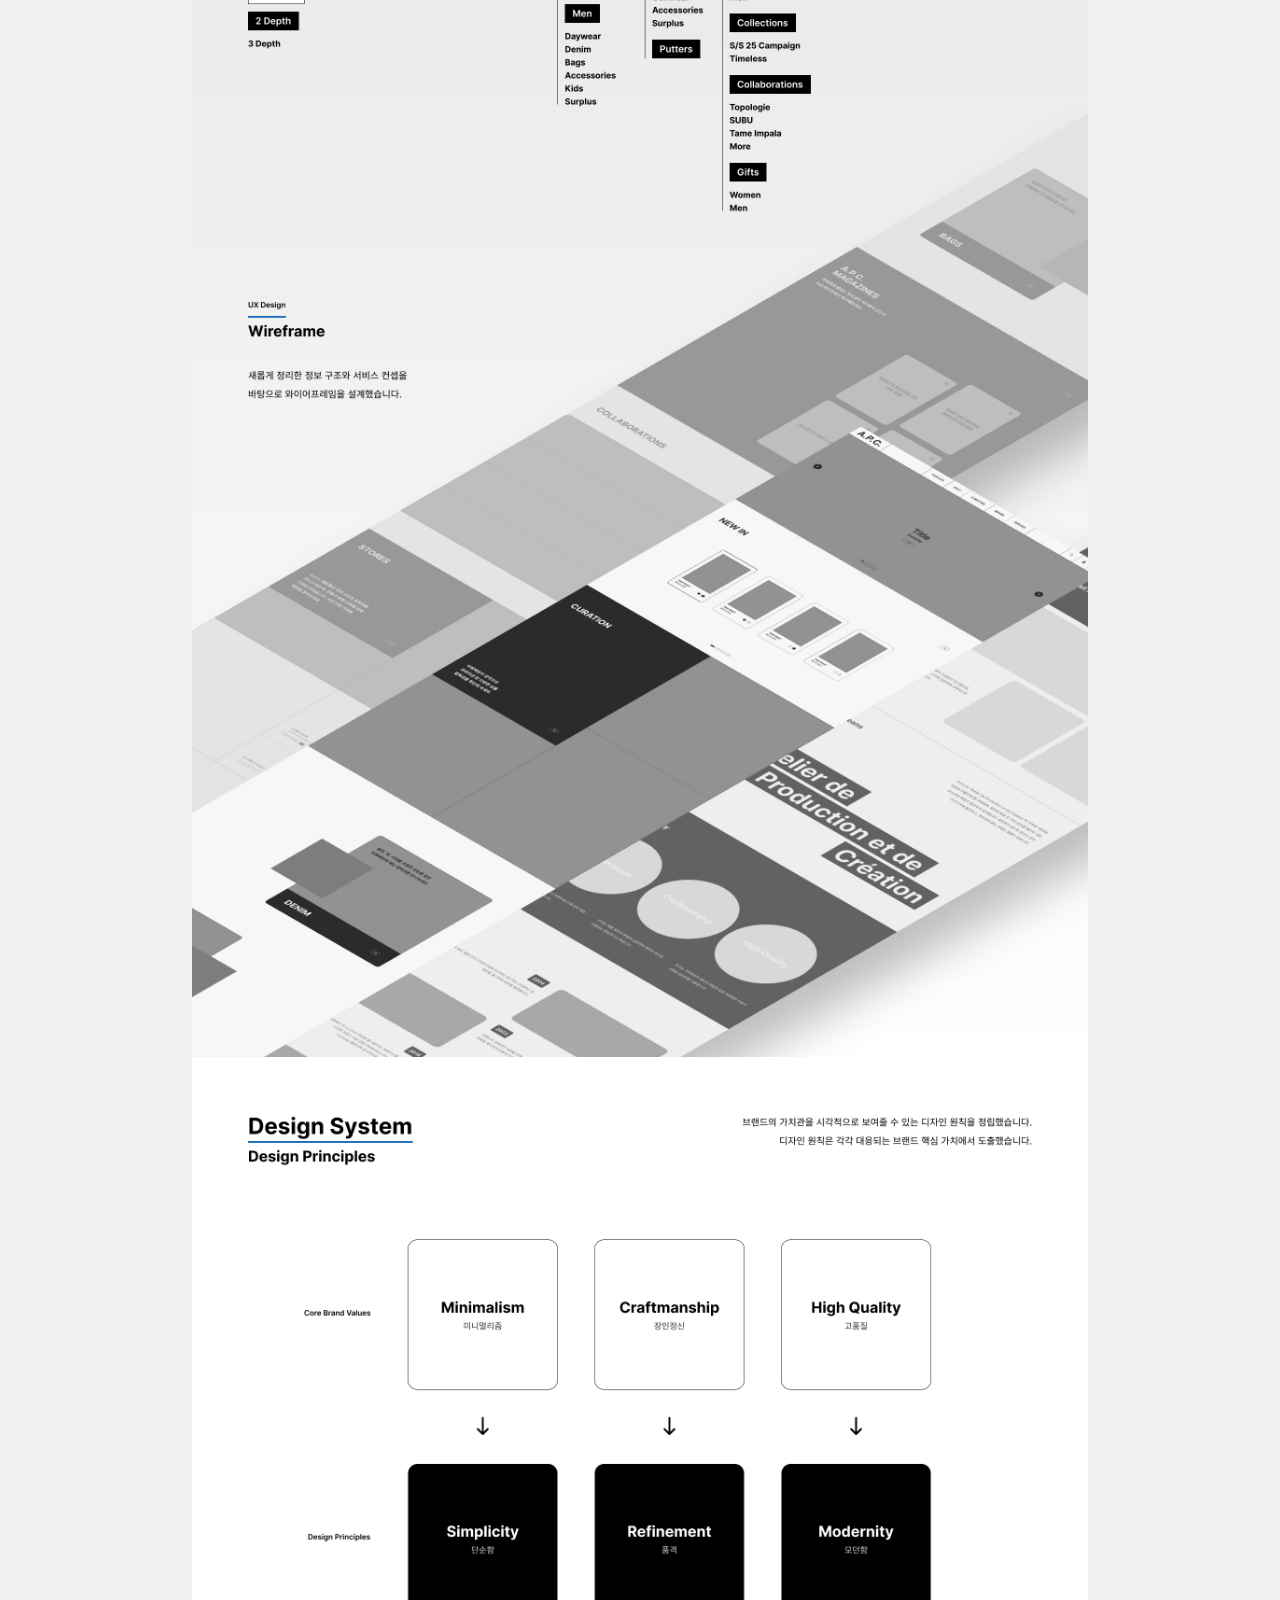
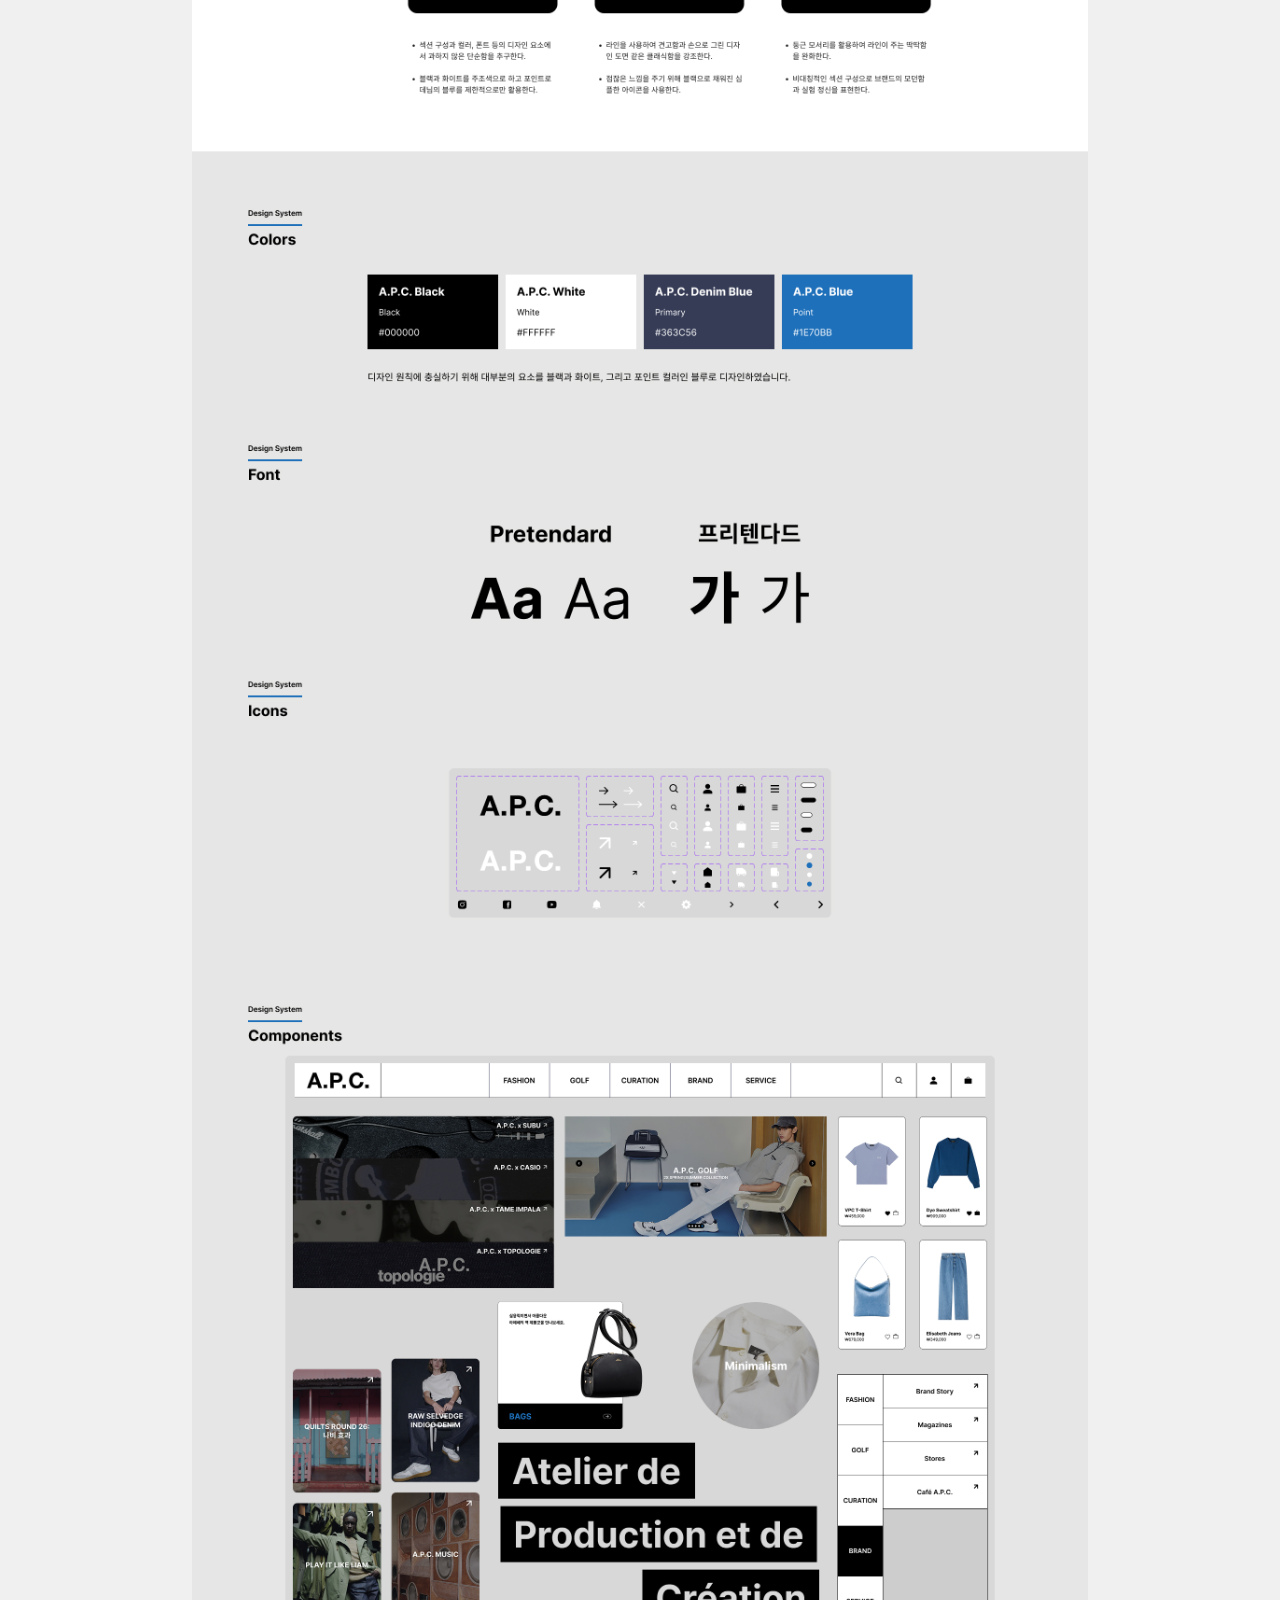
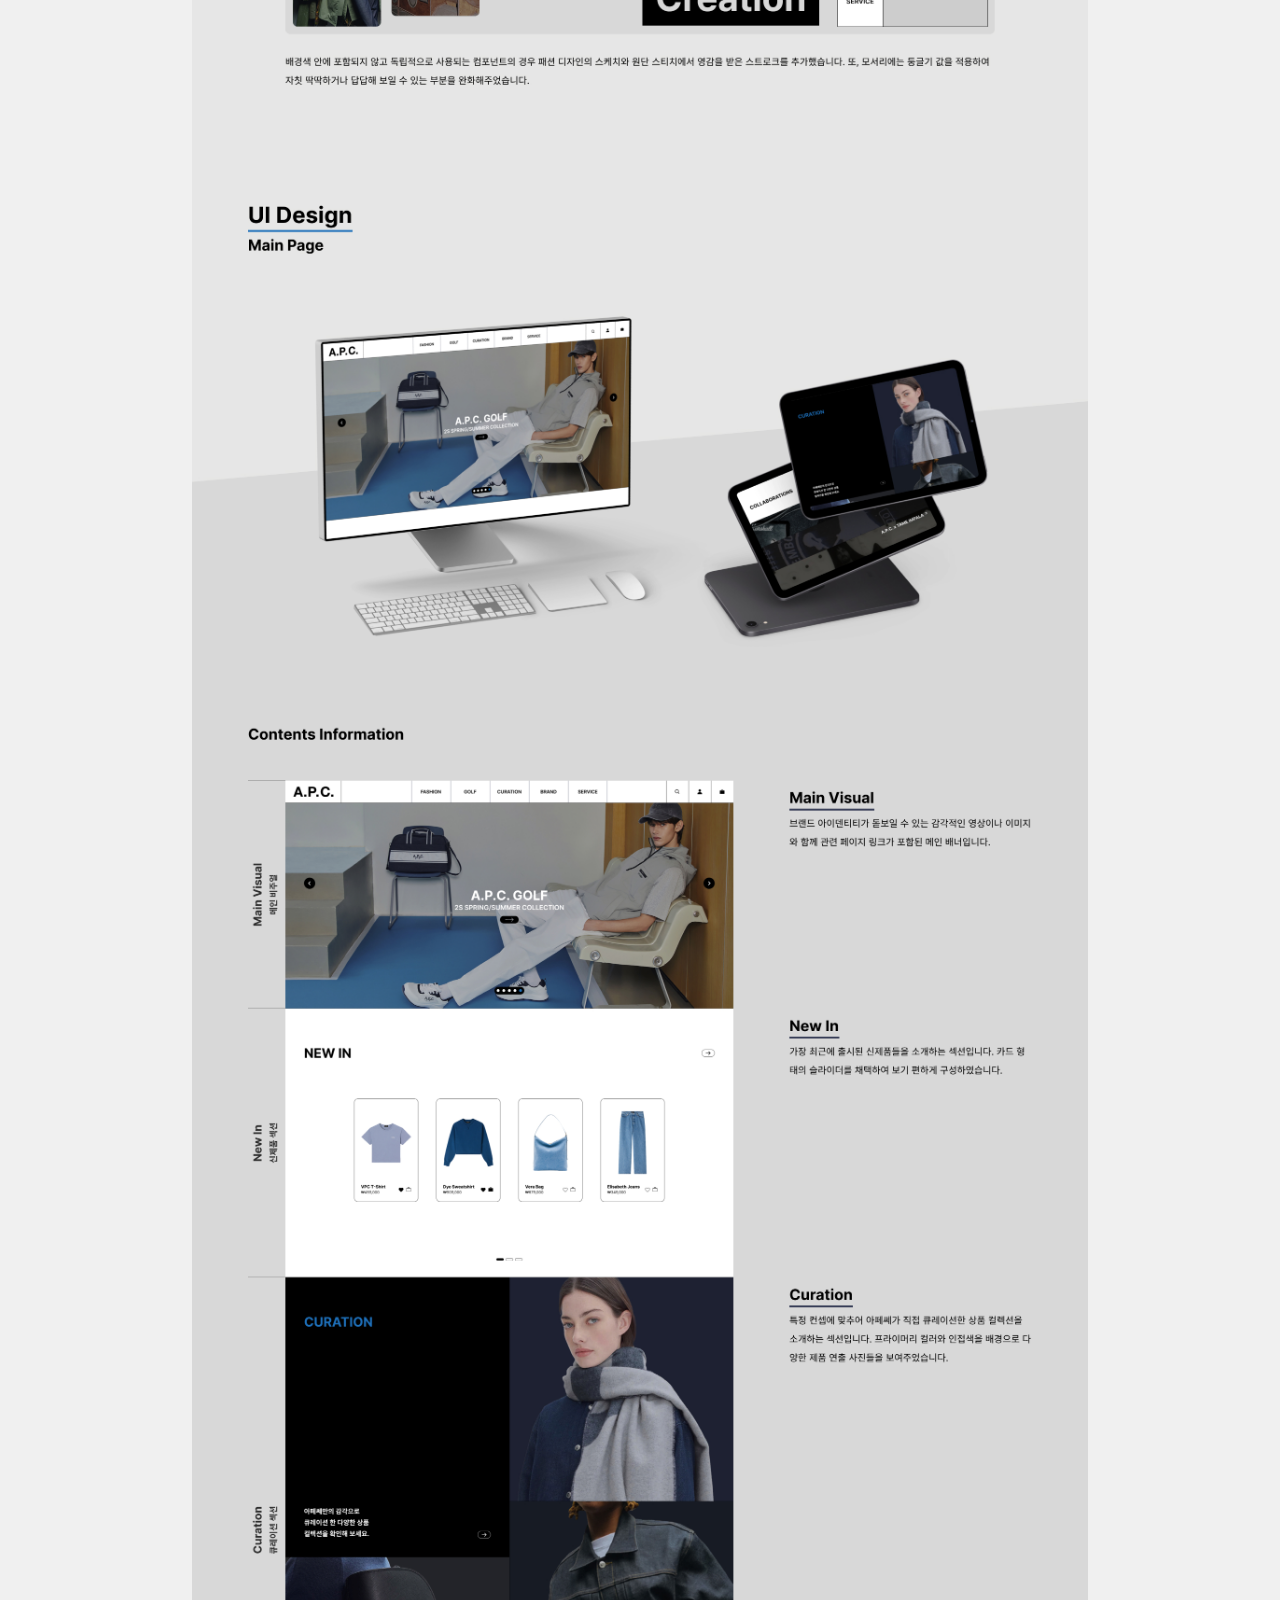
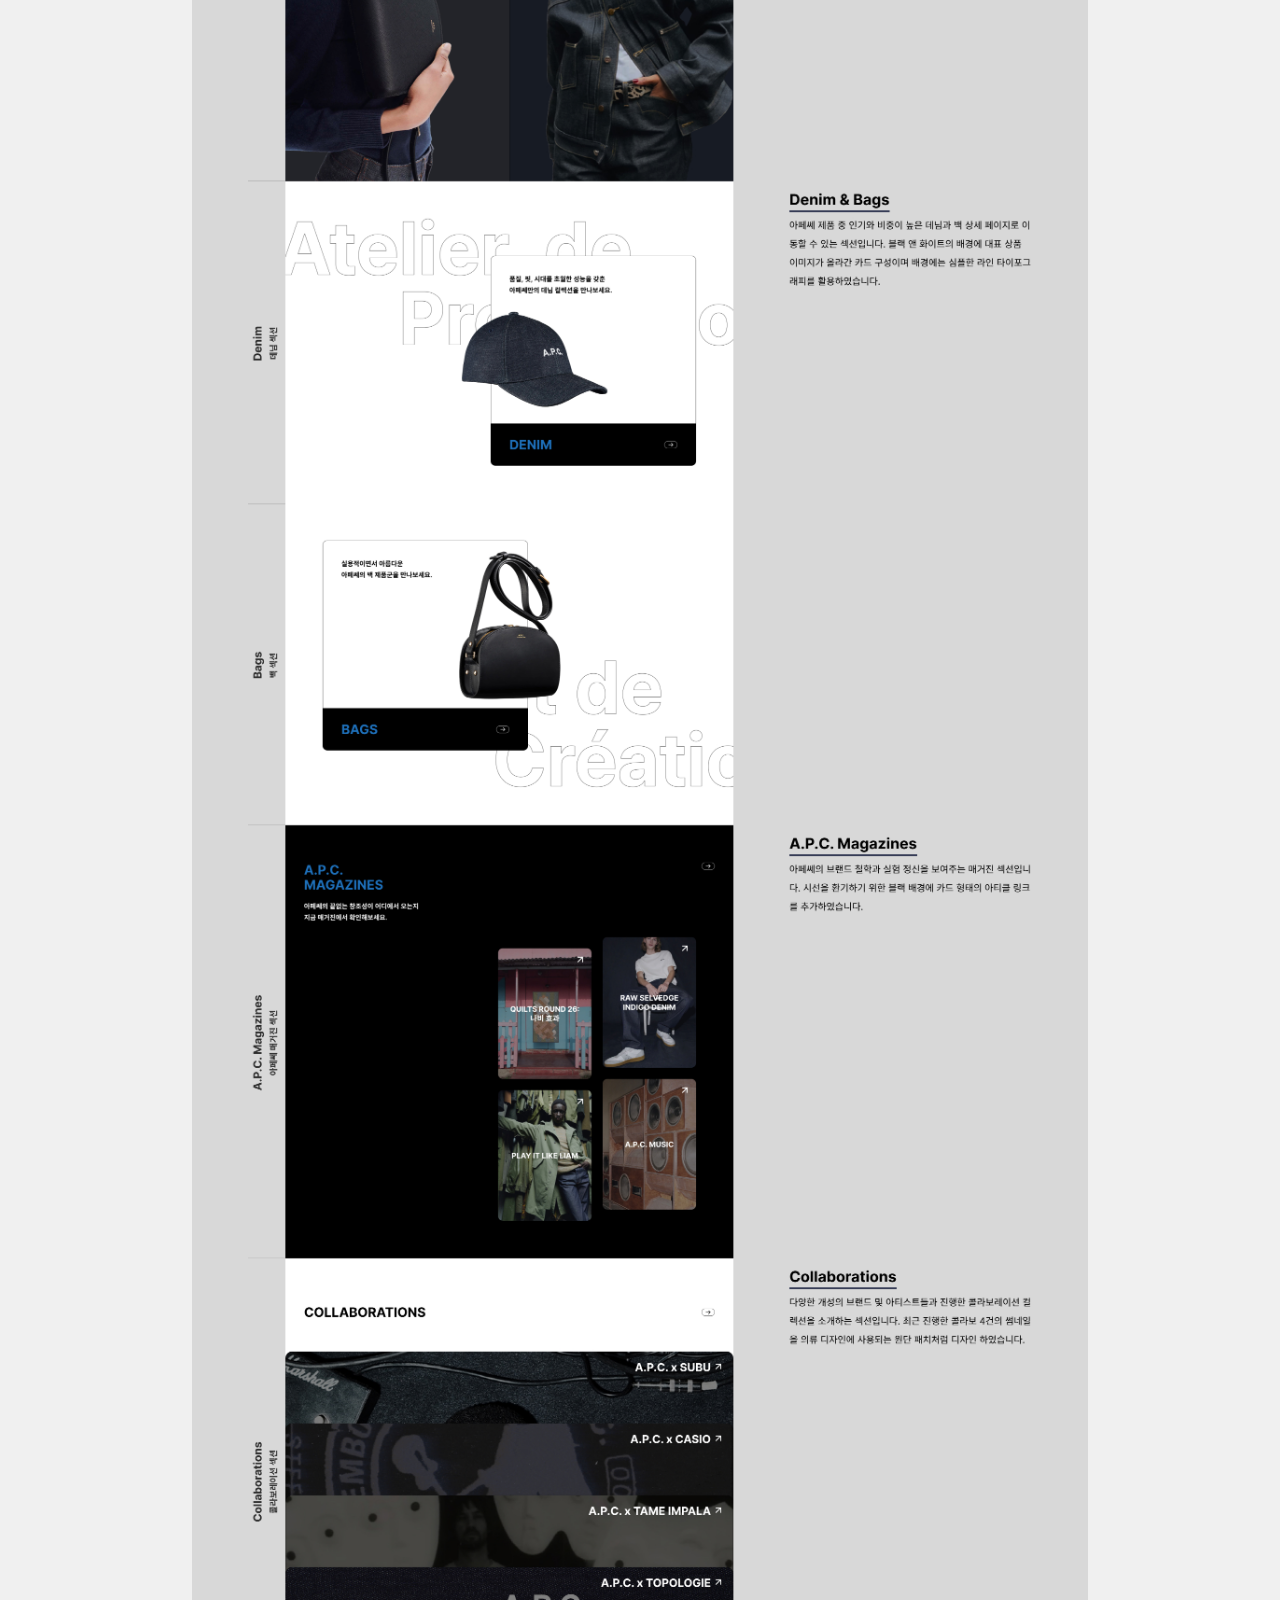
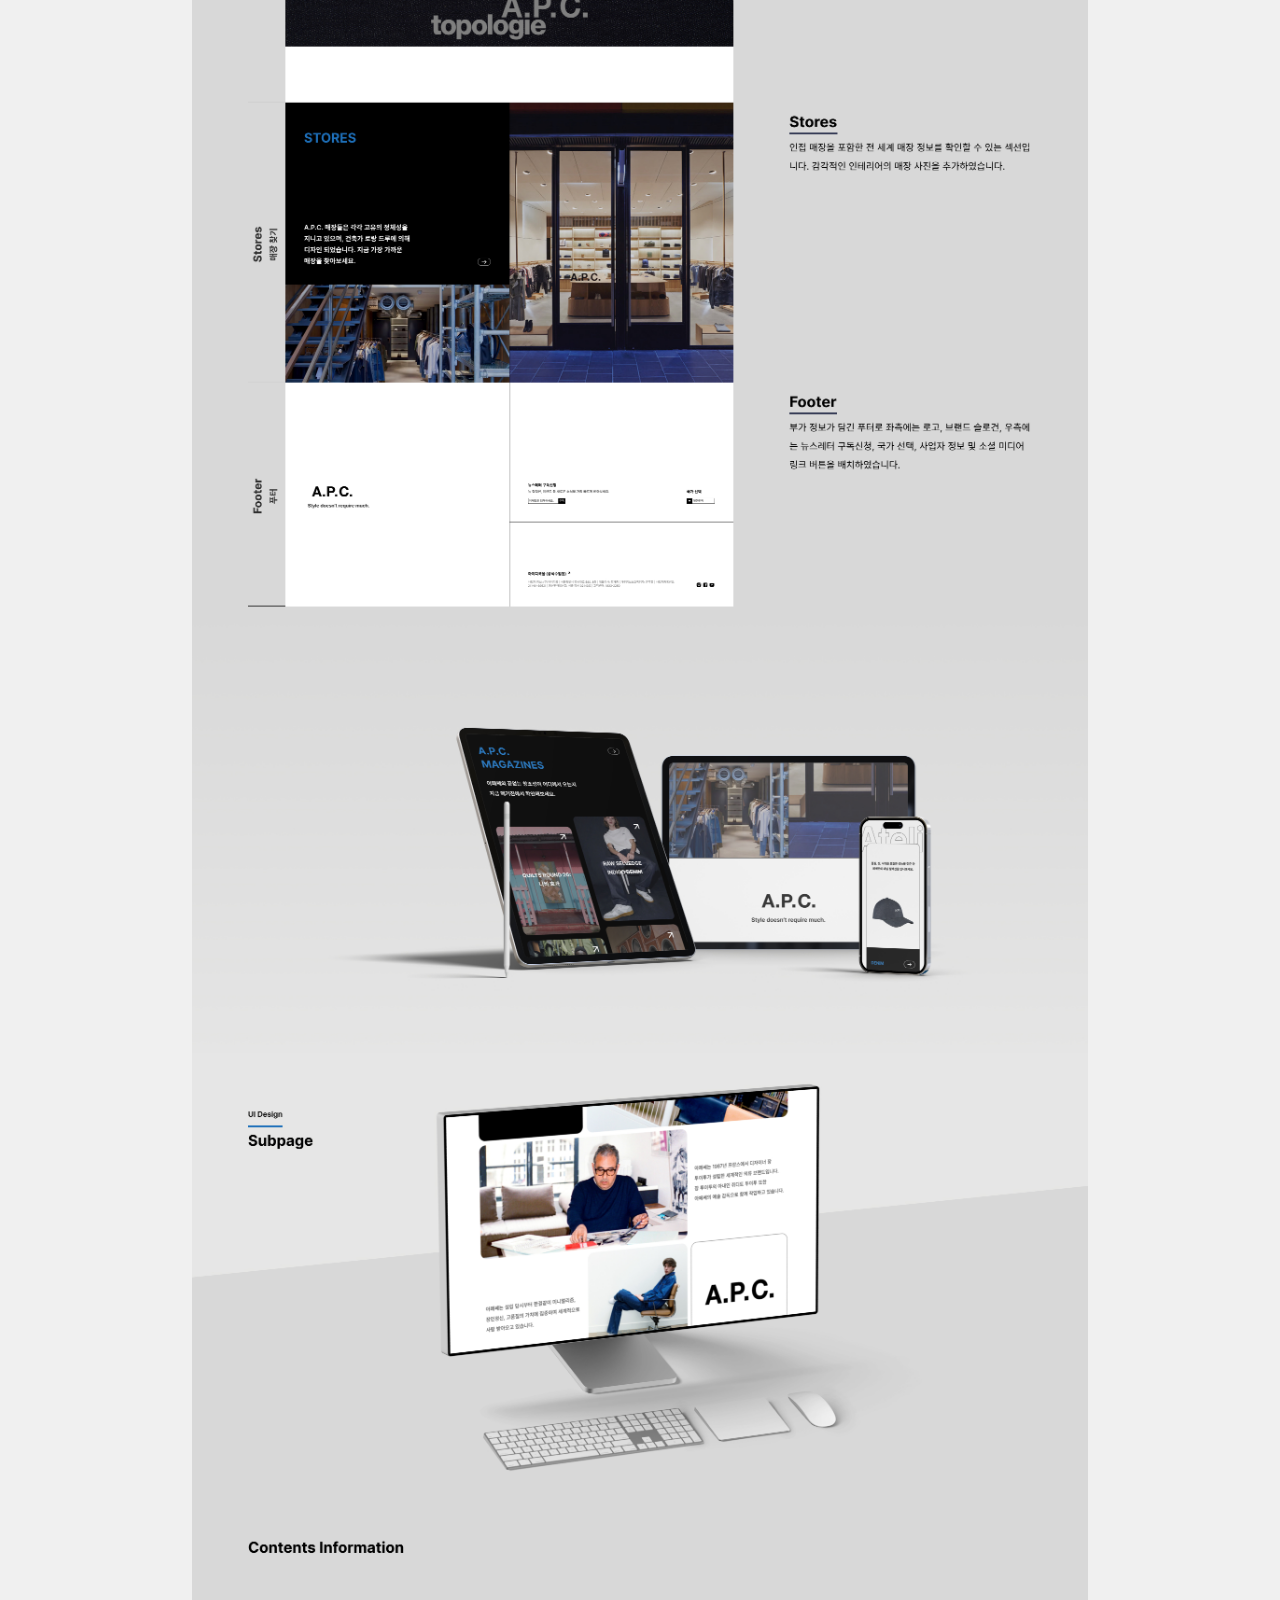
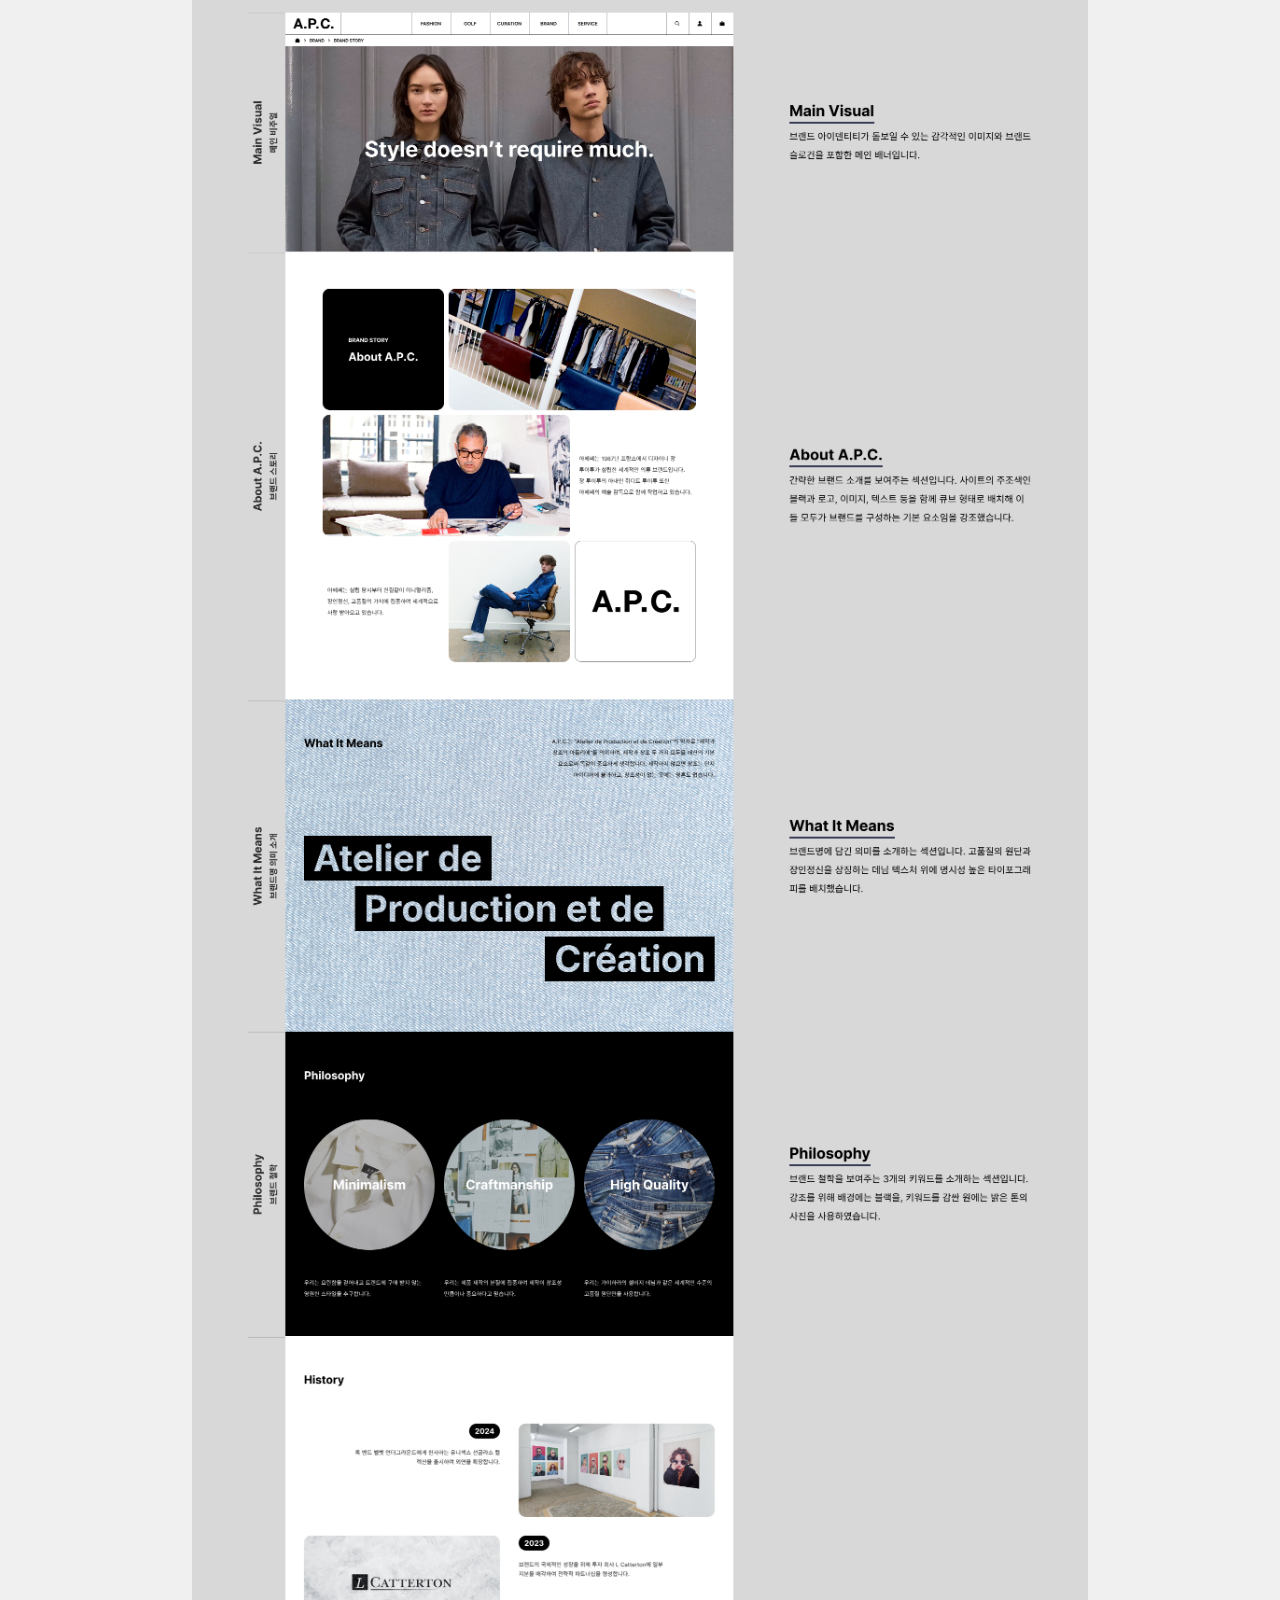
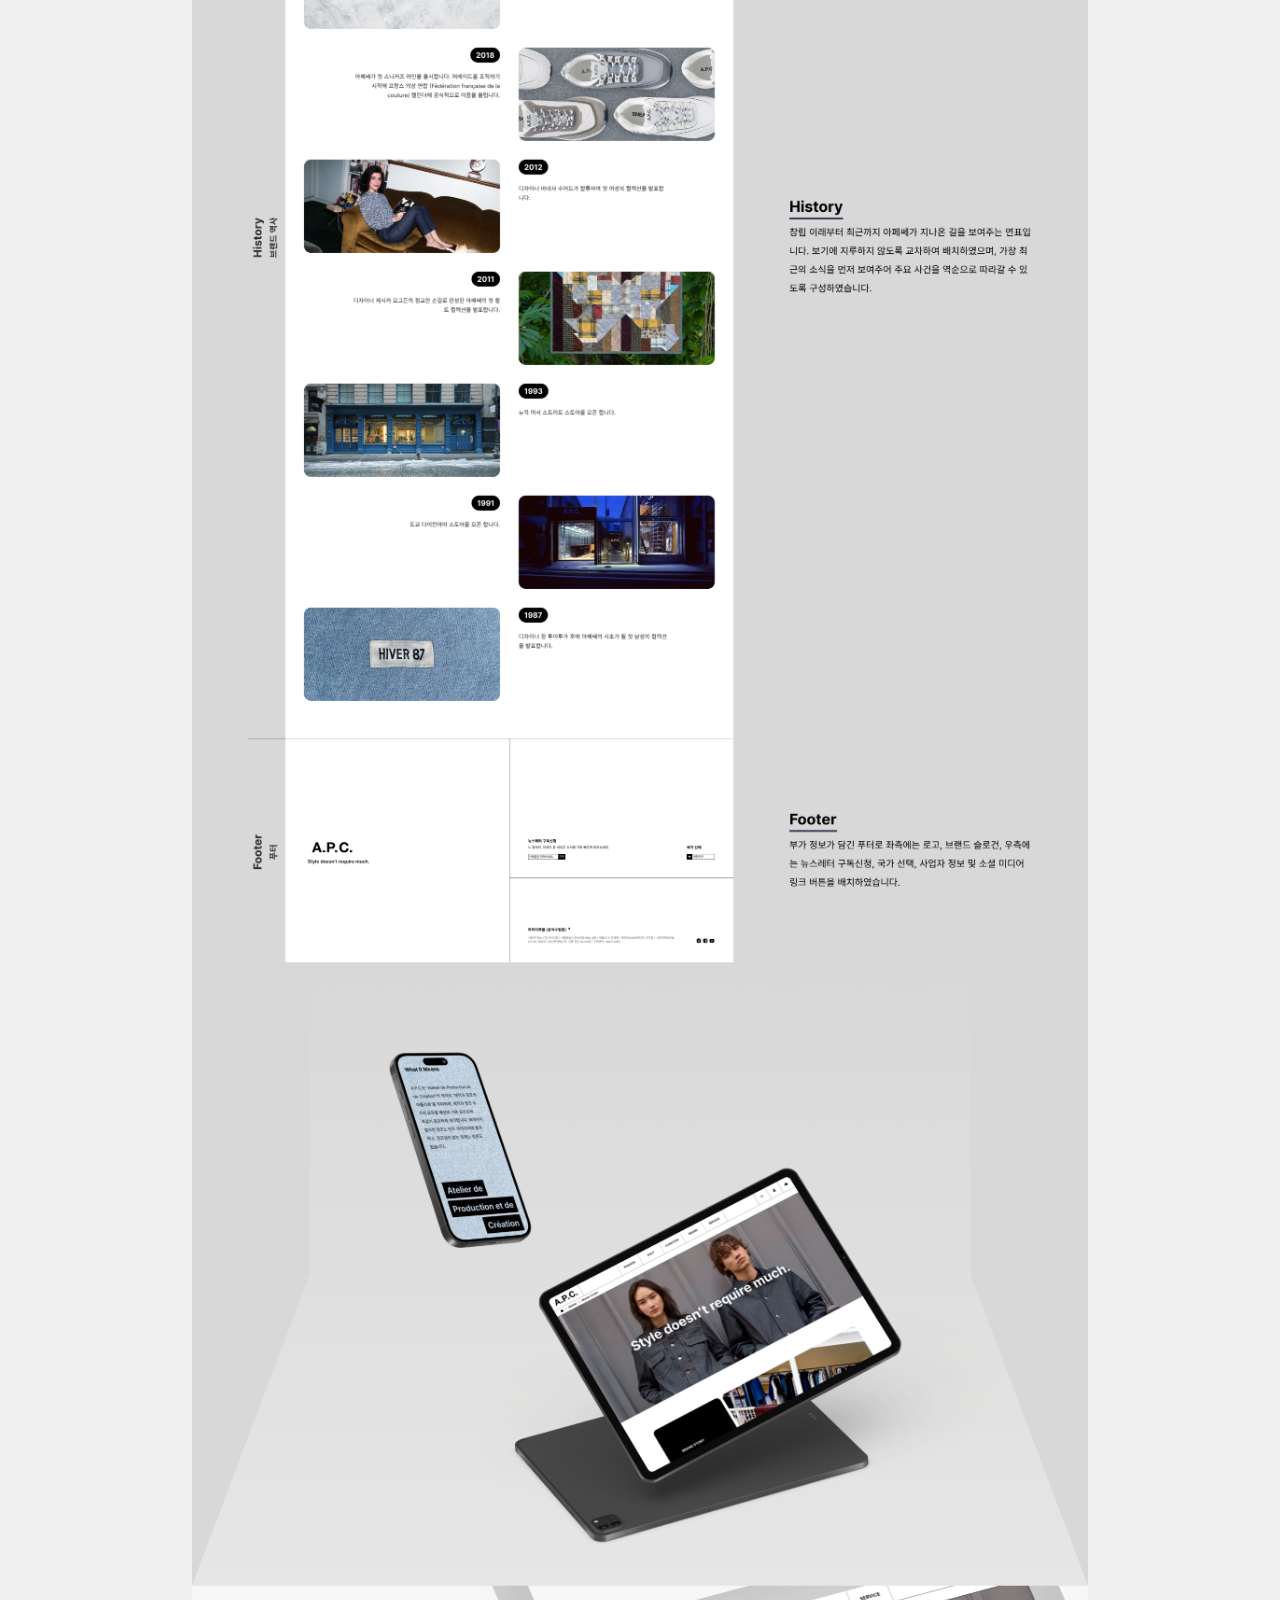
<file: project/apc.html>
<!DOCTYPE html>
<html lang="en">
<head>
    <meta charset="UTF-8">
    <title>A.P.C. 반응형 웹 리디자인</title>
    <style>
        @keyframes view_on {
            0% { background: rgba(0,0,0,0.5); }
            50% { background: #363C56; }
            100% { background: rgba(0,0,0,0.5); }
        }
        html { scroll-behavior: smooth; }
        body { margin: 0; padding: 0; overflow-x: hidden; background: #F0F0F0; min-width: 320px; }
        #wrap { width: 70%; margin: 0 auto; }
        img { display: block; width: 100%; }
        .btn { position: fixed; right: 15%; bottom: 0; transform: translateX(60px); }
        .btn a { text-decoration: none; color: #fff; display: block; width: 60px; padding: 20px 0; text-align: center; }
        .btn a.view { background: rgba(0,0,0,0.5); font-size: 14px; animation: view_on 3s infinite; }
        .btn a.gotop { background: rgba(0,0,0,1); }
    </style>
</head>

<body>
    <a name="top"></a>
    <div id="wrap">
        <div class="btn"><a href="https://www.figma.com/proto/feJcHsgEaFnhrMtHRwfhTU/%EB%B0%98%EC%9D%91%ED%98%95-%EC%9B%B9_A.P.C._%EC%9D%B4%EC%8B%9C%EC%9B%90?page-id=250%3A3496&node-id=250-3497&viewport=511%2C7876%2C0.46&t=G7y3oY2faAvHyclG-1&scaling=min-zoom&content-scaling=fixed&starting-point-node-id=250%3A3497&show-proto-sidebar=1" target="_blank" class="view">Go to<br>Proto-<br>type</a><a href="#top" class="gotop">↑</a></div>
        <img src="../images/project/apc_ux.jpg"></a>
        <img src="../images/project/apc_ui.jpg"></a>
    </div>
</body>
</html>
</file>
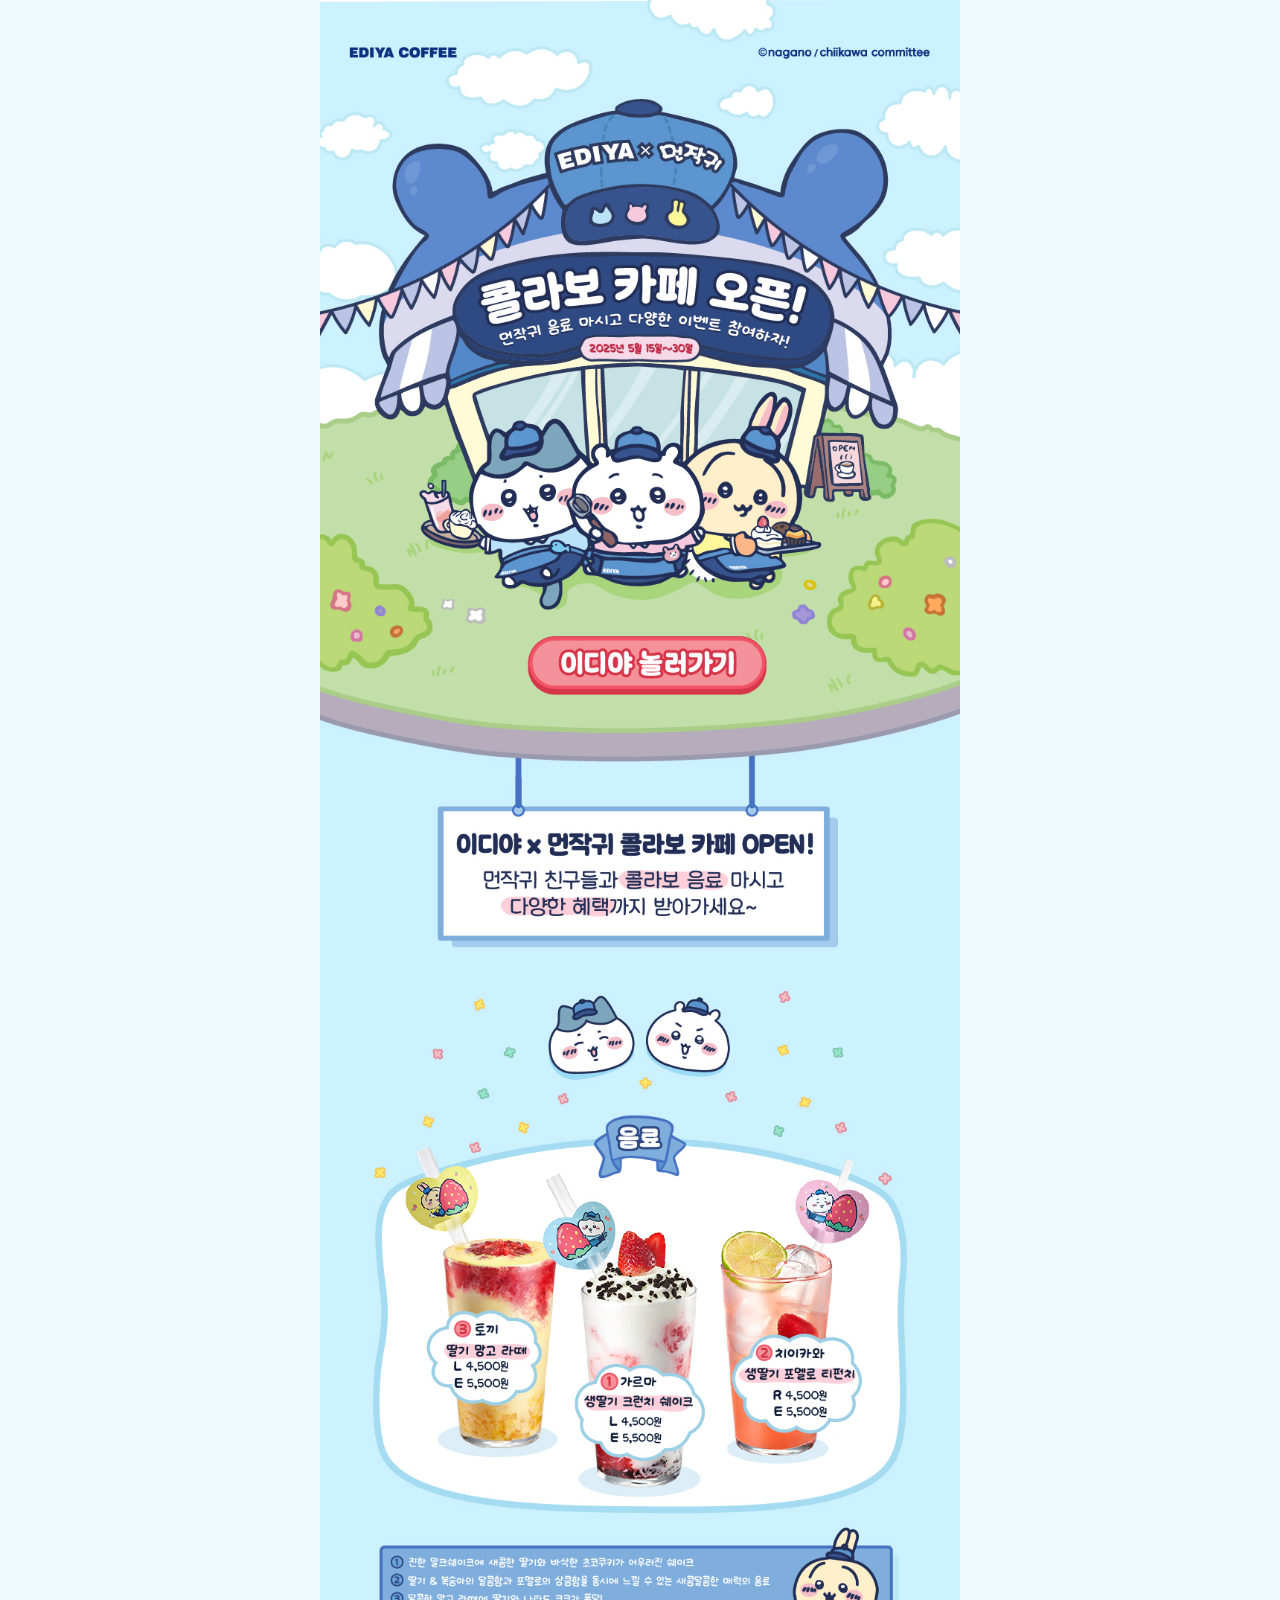
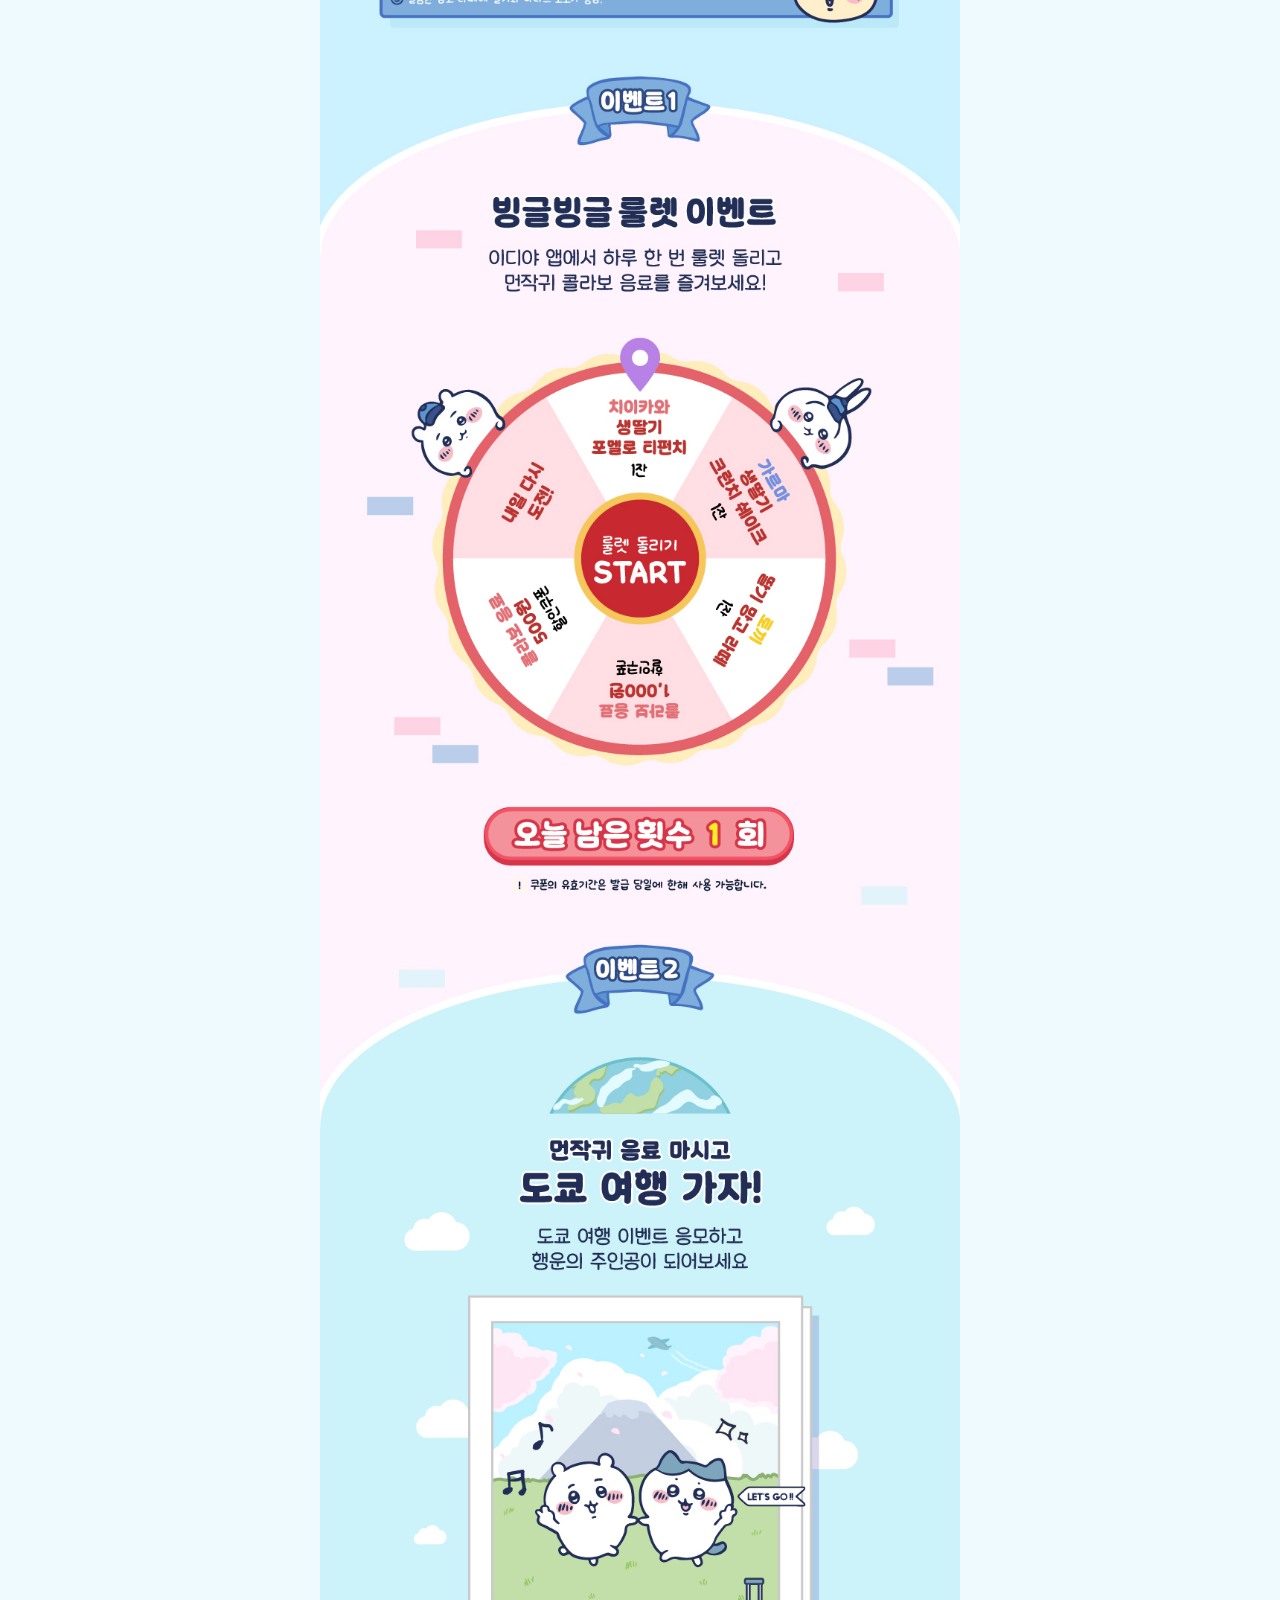
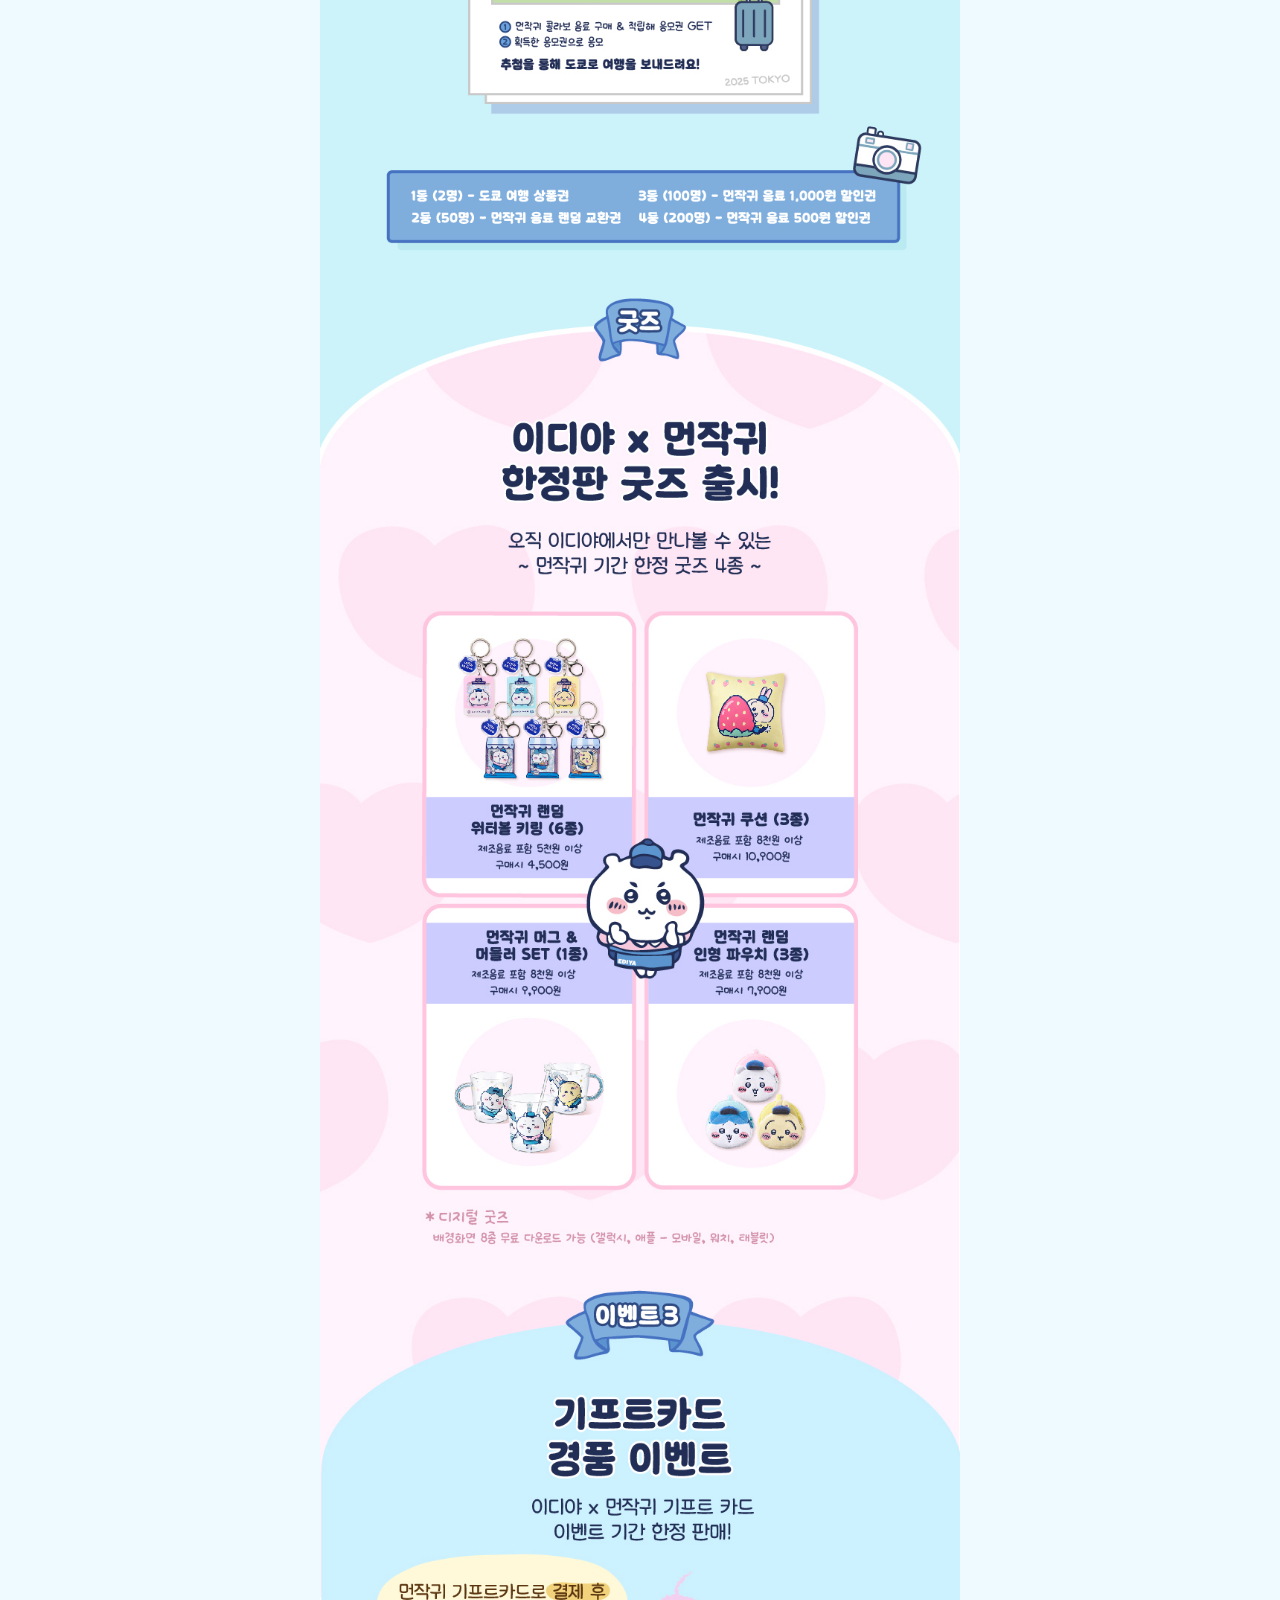
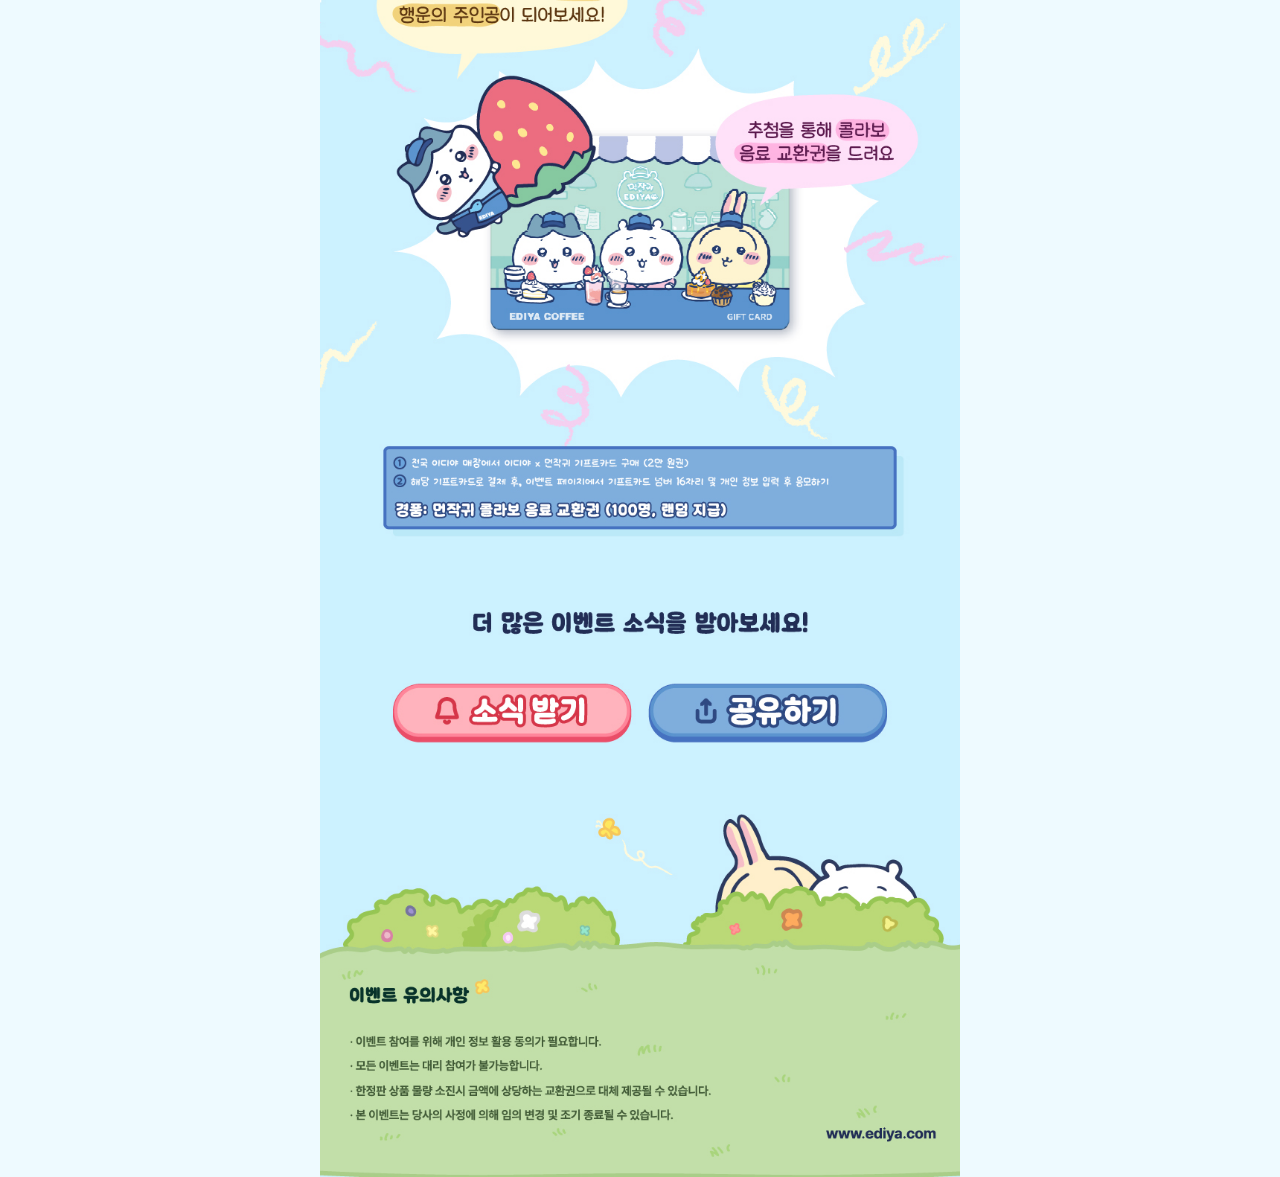
<file: project/ediya-promotion.html>
<!DOCTYPE html>
<html lang="en">
<head>
    <meta charset="UTF-8">
    <title>이디야 X 먼작귀 이벤트 프로모션 페이지 디자인</title>
    <style>
        @keyframes view_on {
            0% { background: rgba(0,0,0,0.5); }
            50% { background: #3D5389; }
            100% { background: rgba(0,0,0,0.5); }
        }
        html { scroll-behavior: smooth; }
        body { margin: 0; padding: 0; overflow-x: hidden; background: #EEFAFF; min-width: 320px; }
        #wrap { width: 100%; margin: 0; text-align: center; }
        img { display: block; width: 50%; margin: 0 auto; }
        .btn { position: fixed; right: 15%; bottom: 0; transform: translateX(60px); }
        .btn a { text-decoration: none; color: #fff; display: block; width: 60px; padding: 20px 0; text-align: center; }
        .btn a.view { background: rgba(0,0,0,0.5); font-size: 14px; animation: view_on 3s infinite; }
        .btn a.gotop { background: rgba(0,0,0,1); }
    </style>
</head>

<body>
    <a name="top"></a>
    <div id="wrap">
        <img src="../images/project/ediya-promotion.jpg" class="ediya-promotion" alt=""></a>
    </div>
</body>
</html>
</file>
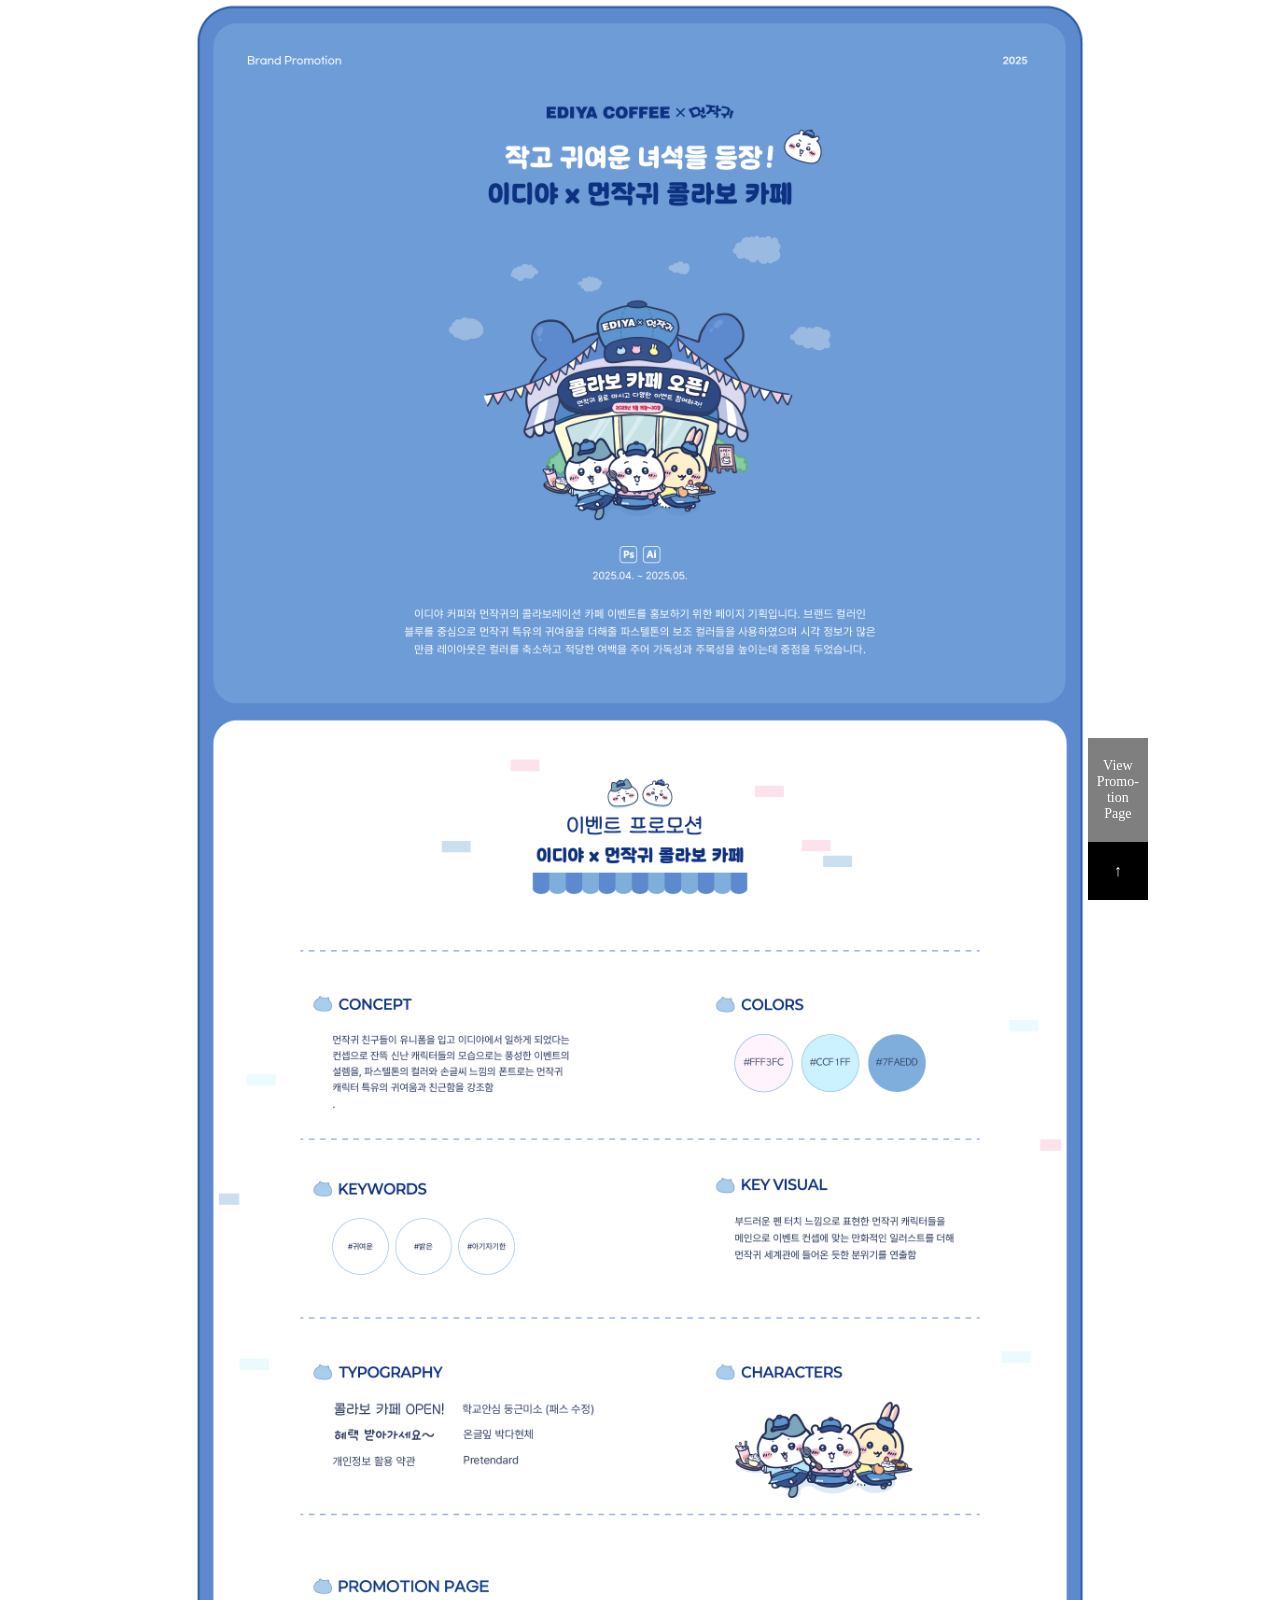
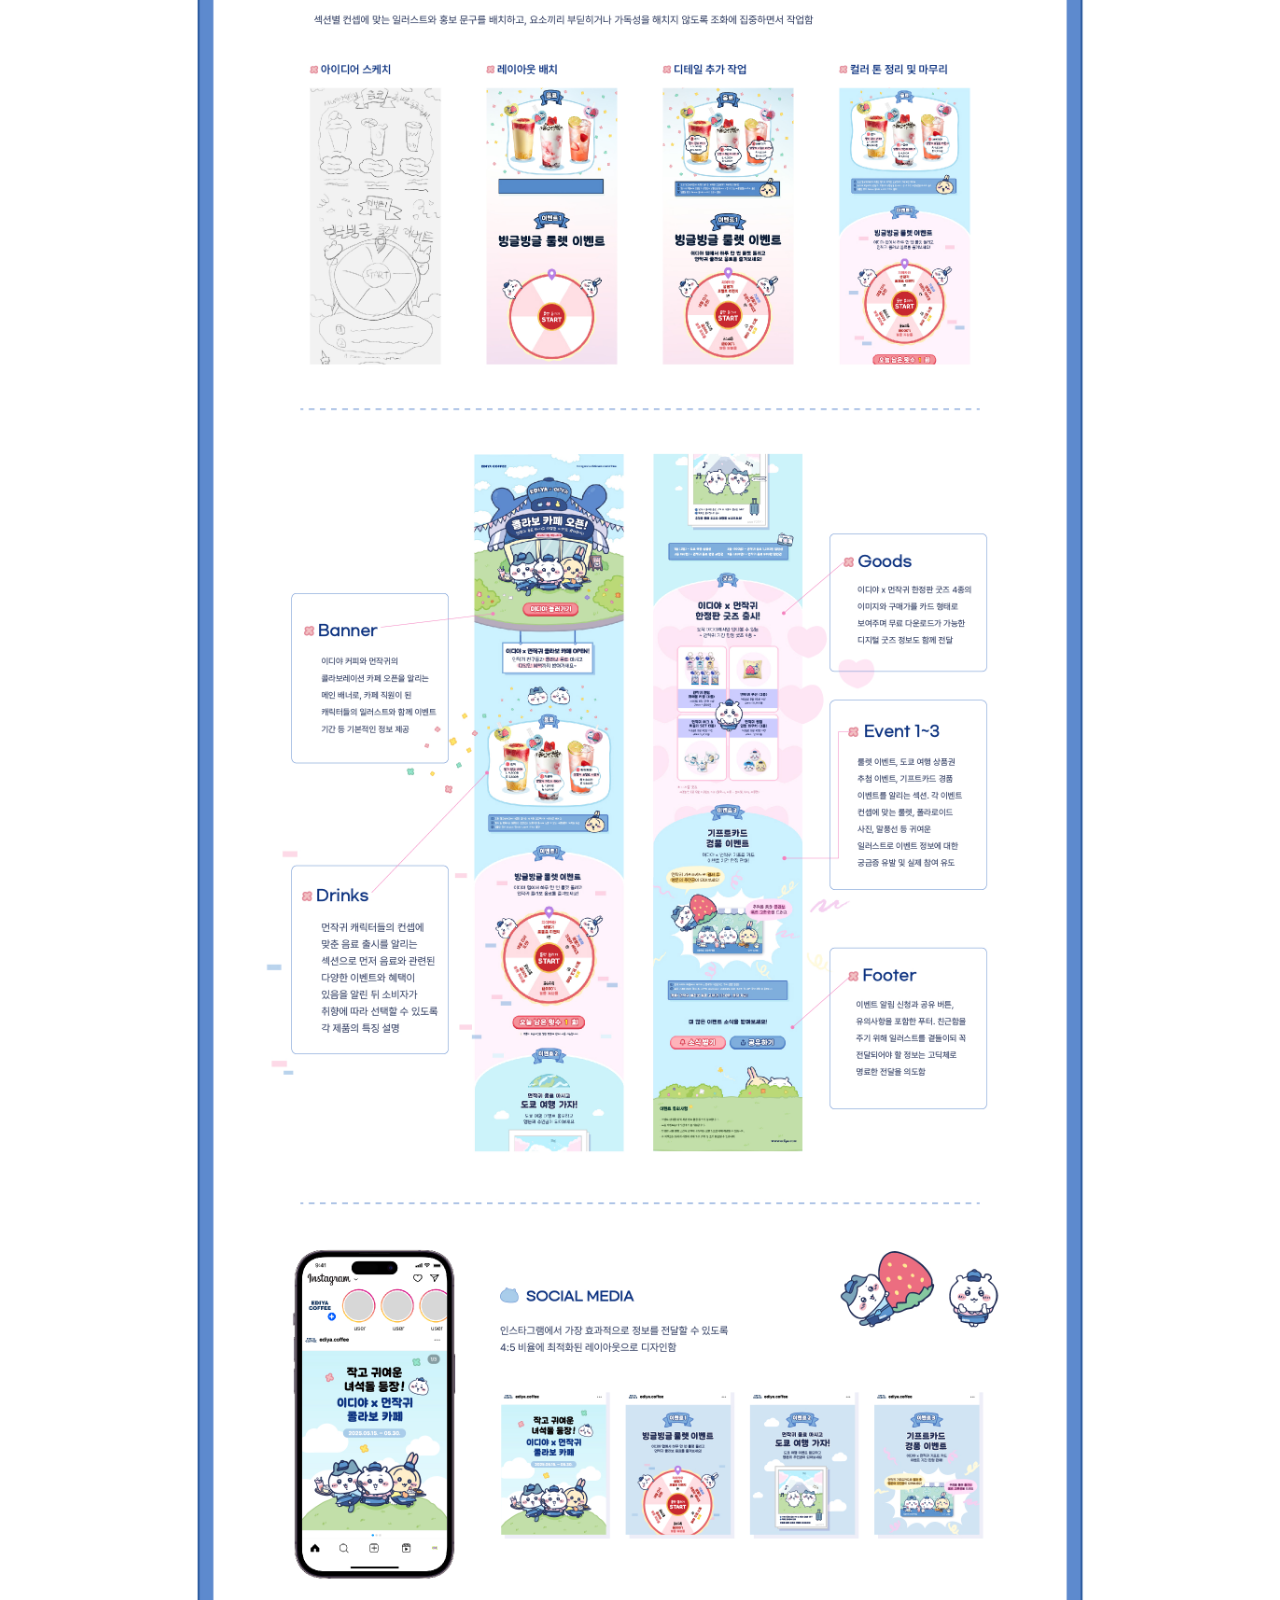
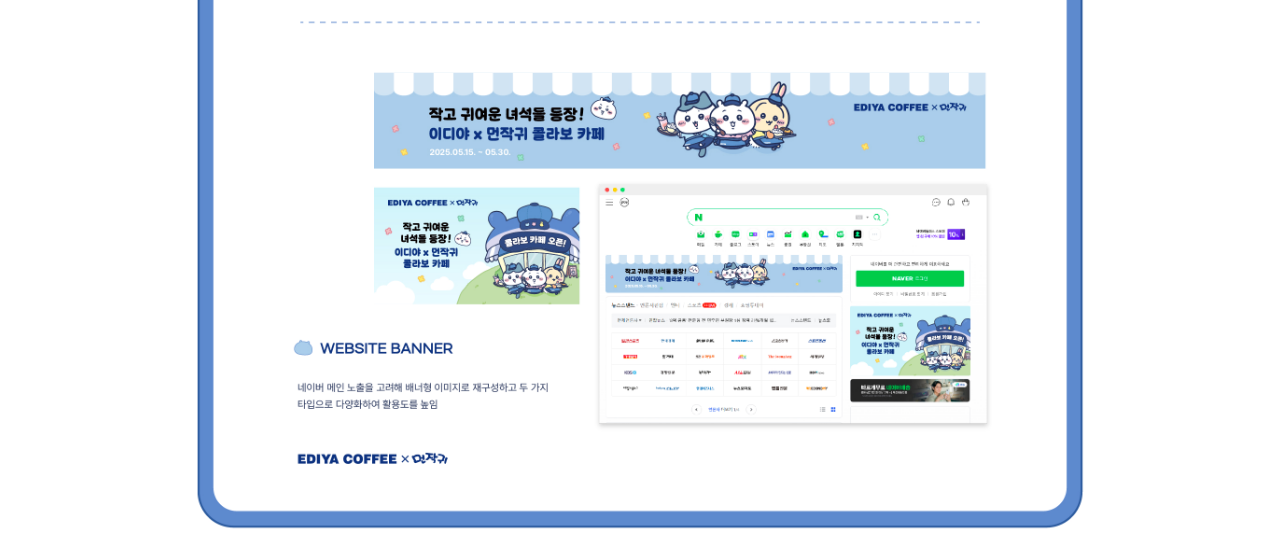
<file: project/ediya.html>
<!DOCTYPE html>
<html lang="en">
<head>
    <meta charset="UTF-8">
    <title>이디야 X 먼작귀 이벤트 프로모션 페이지 디자인</title>
    <style>
        @keyframes view_on {
            0% { background: rgba(0,0,0,0.5); }
            50% { background: #3D5389; }
            100% { background: rgba(0,0,0,0.5); }
        }
        html { scroll-behavior: smooth; }
        body { margin: 0; padding: 0; overflow-x: hidden; background: #fff; min-width: 320px; }
        #wrap { width: 70%; margin: 0 auto; }
        img { display: block; width: 100%; }
        .btn { position: fixed; right: 15%; bottom: 0; transform: translateX(60px); }
        .btn a { text-decoration: none; color: #fff; display: block; width: 60px; padding: 20px 0; text-align: center; }
        .btn a.view { background: rgba(0,0,0,0.5); font-size: 14px; animation: view_on 3s infinite; }
        .btn a.gotop { background: rgba(0,0,0,1); }
    </style>
</head>

<body>
    <a name="top"></a>
    <div id="wrap">
        <div class="btn"><a href="ediya-promotion.html" target="_blank" class="view">View<br>Promo-<br>tion<br>Page</a><a href="#top" class="gotop">↑</a></div>
        <img src="../images/project/ediya.jpg"></a>
    </div>
</body>
</html>
</file>
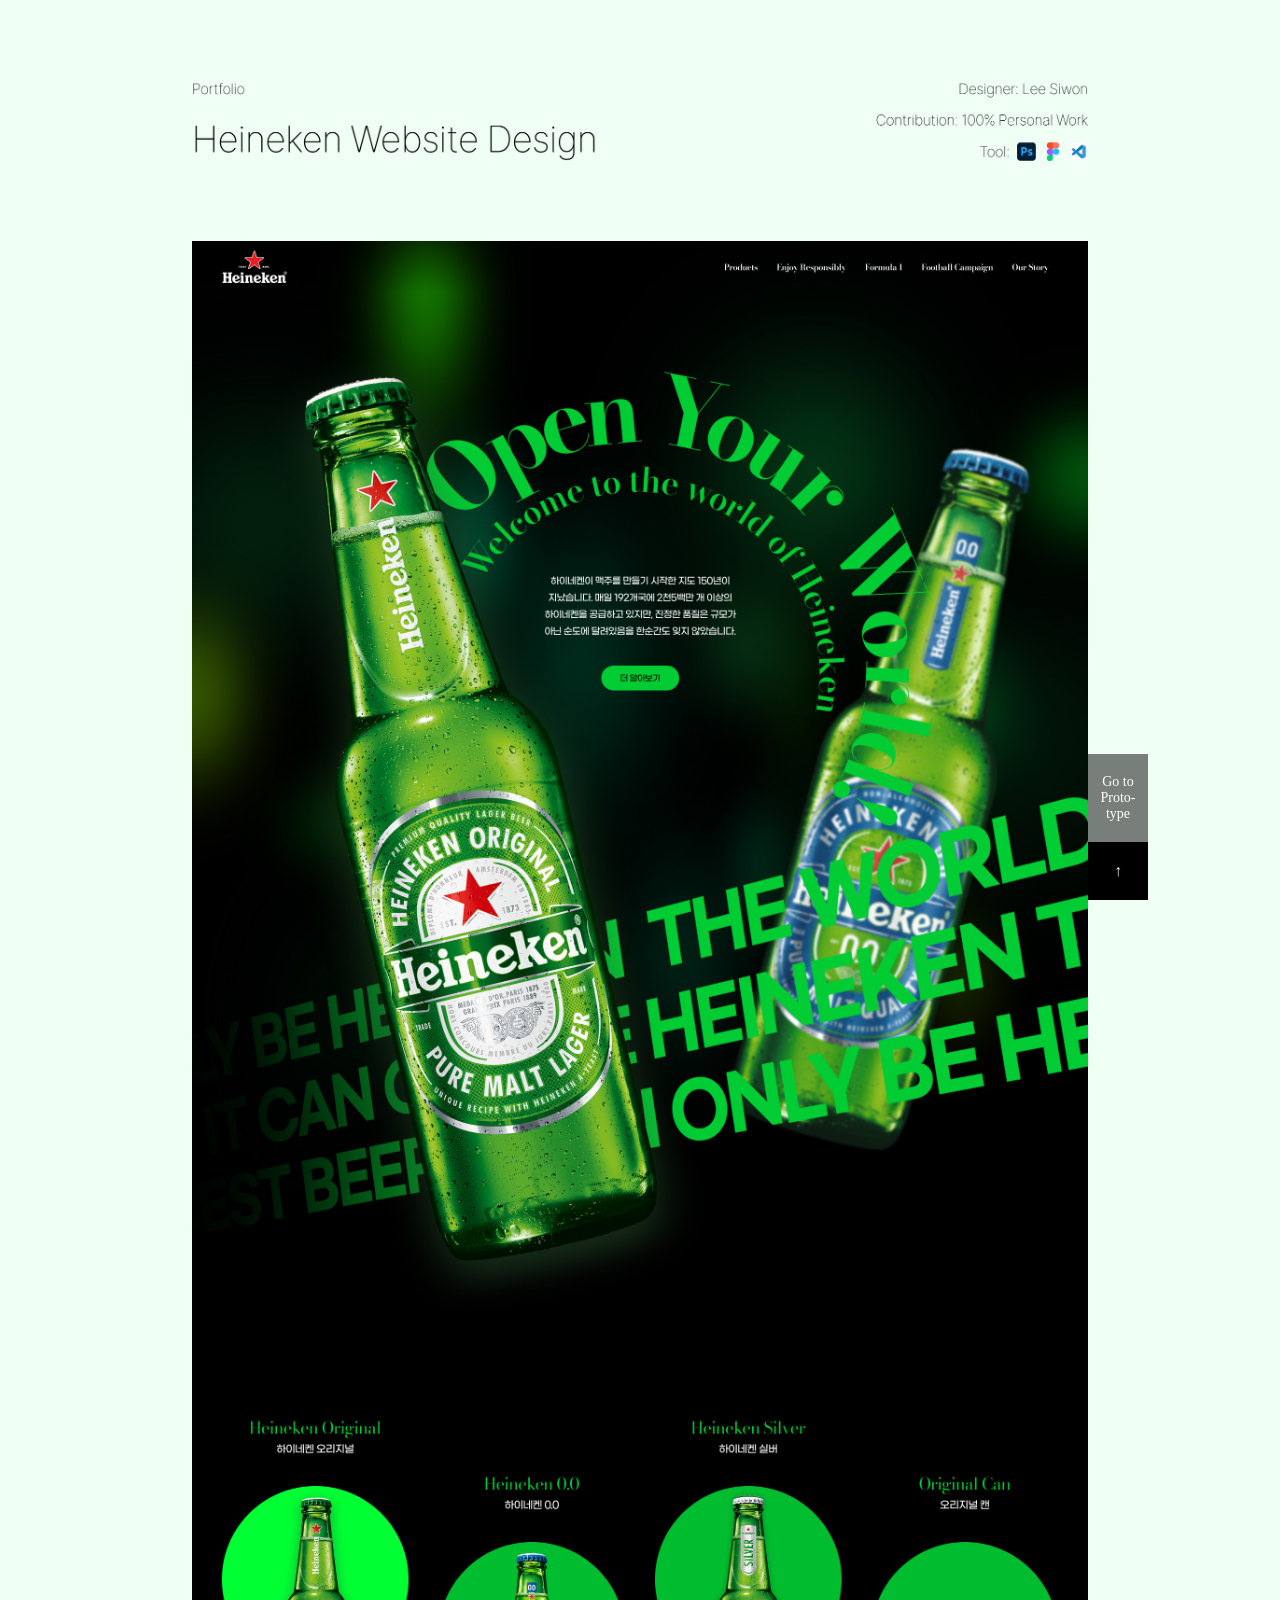
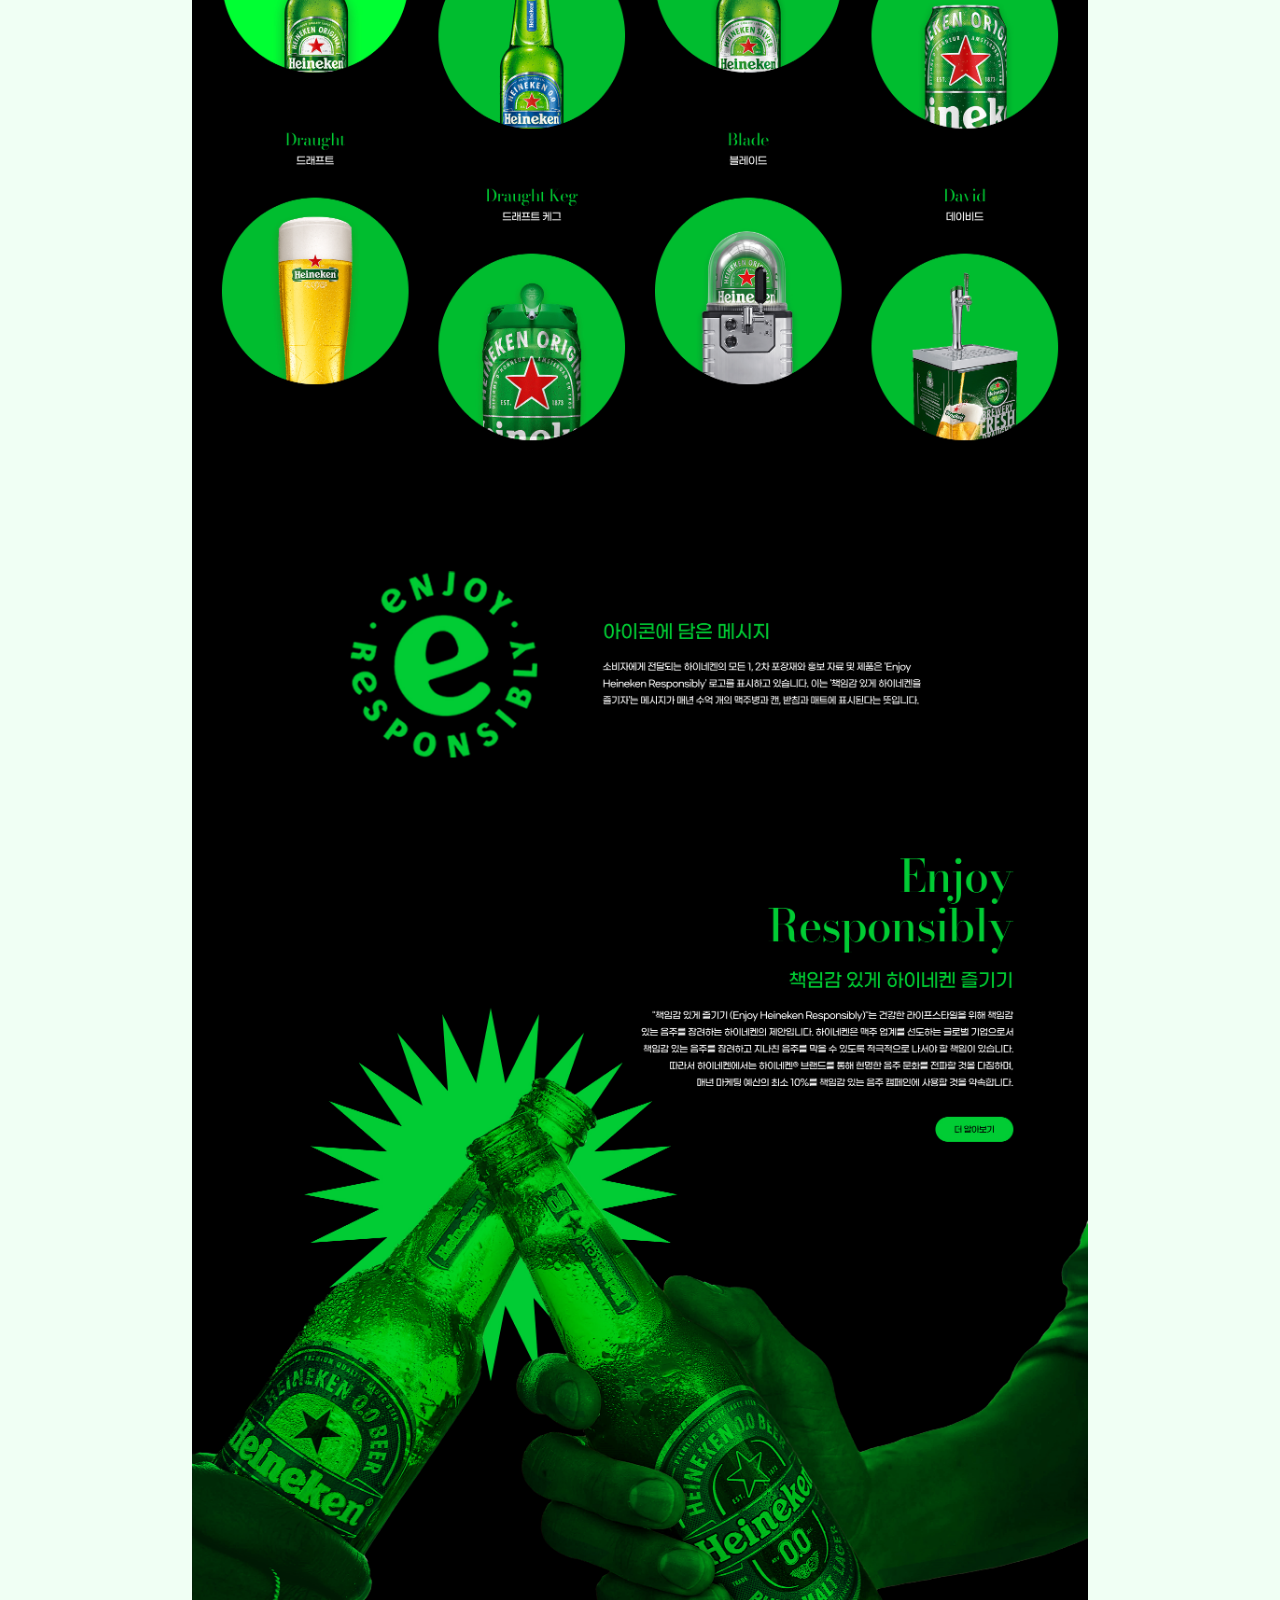
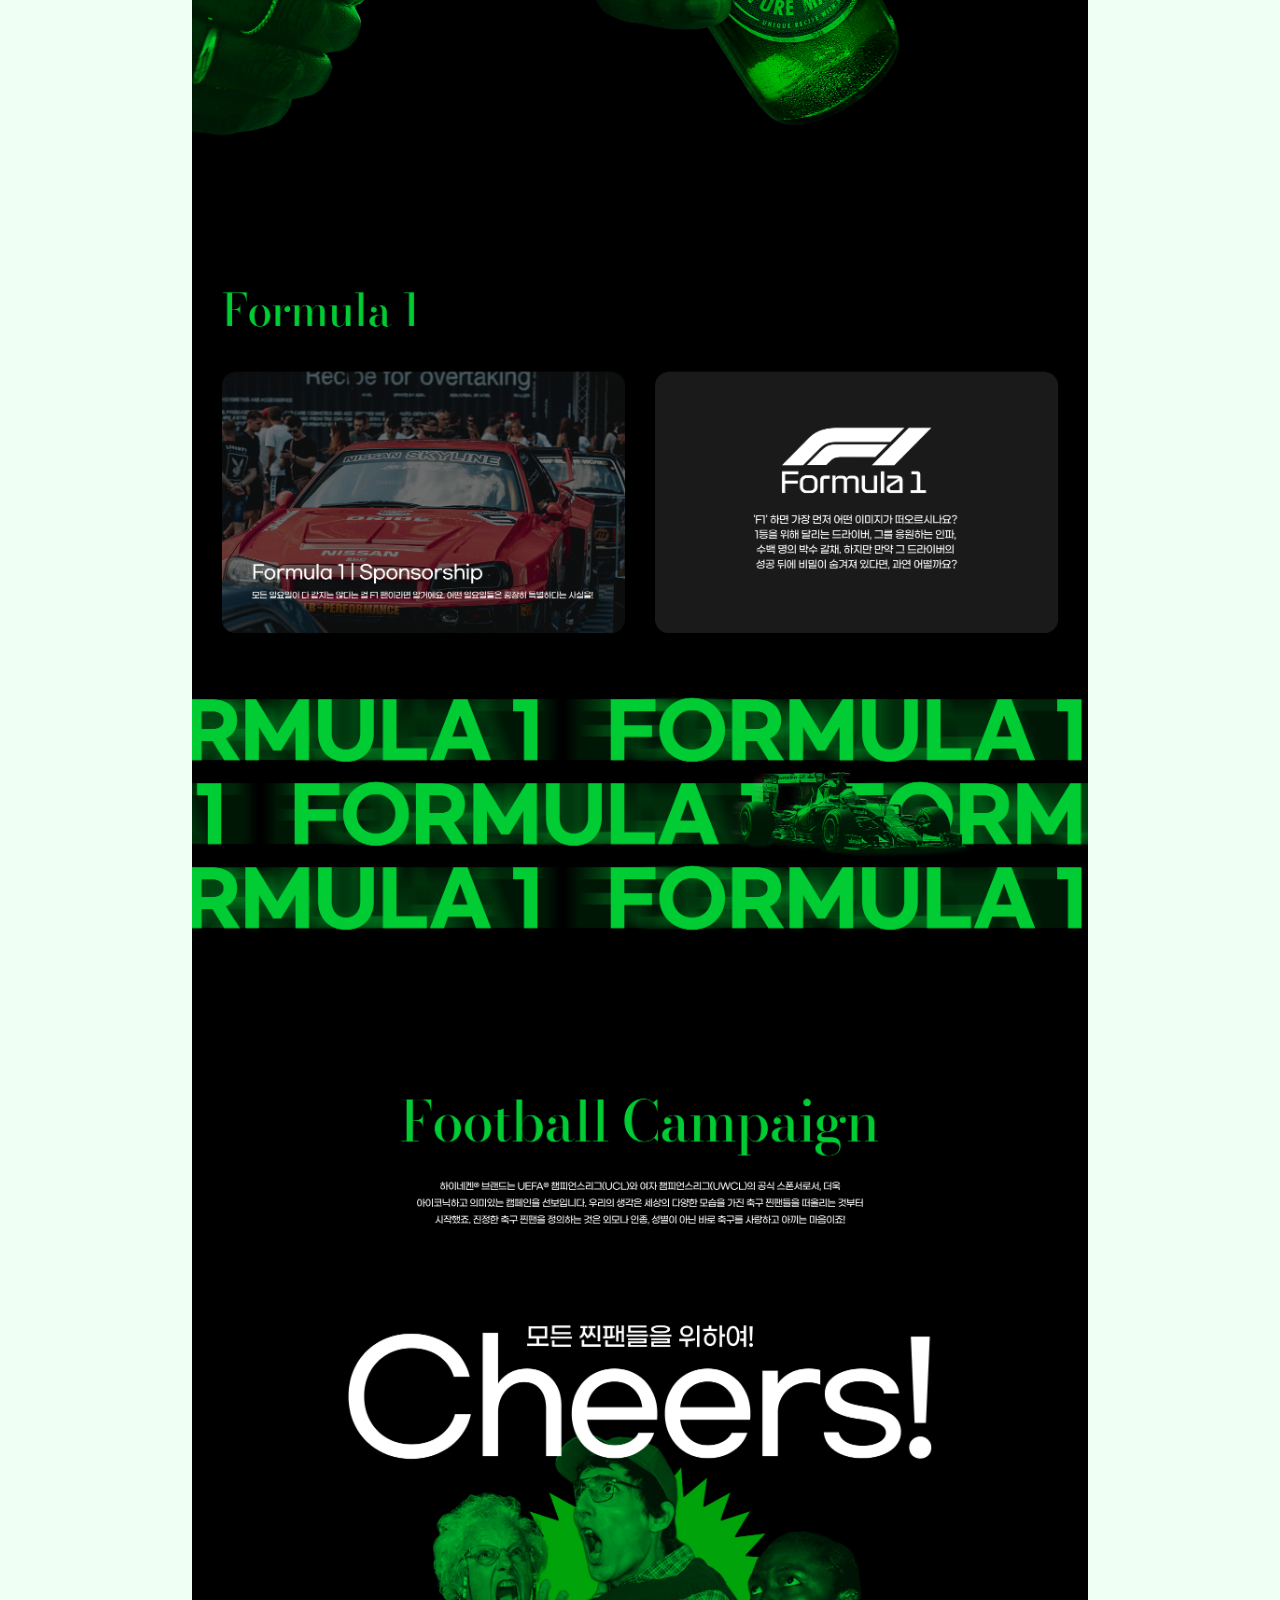
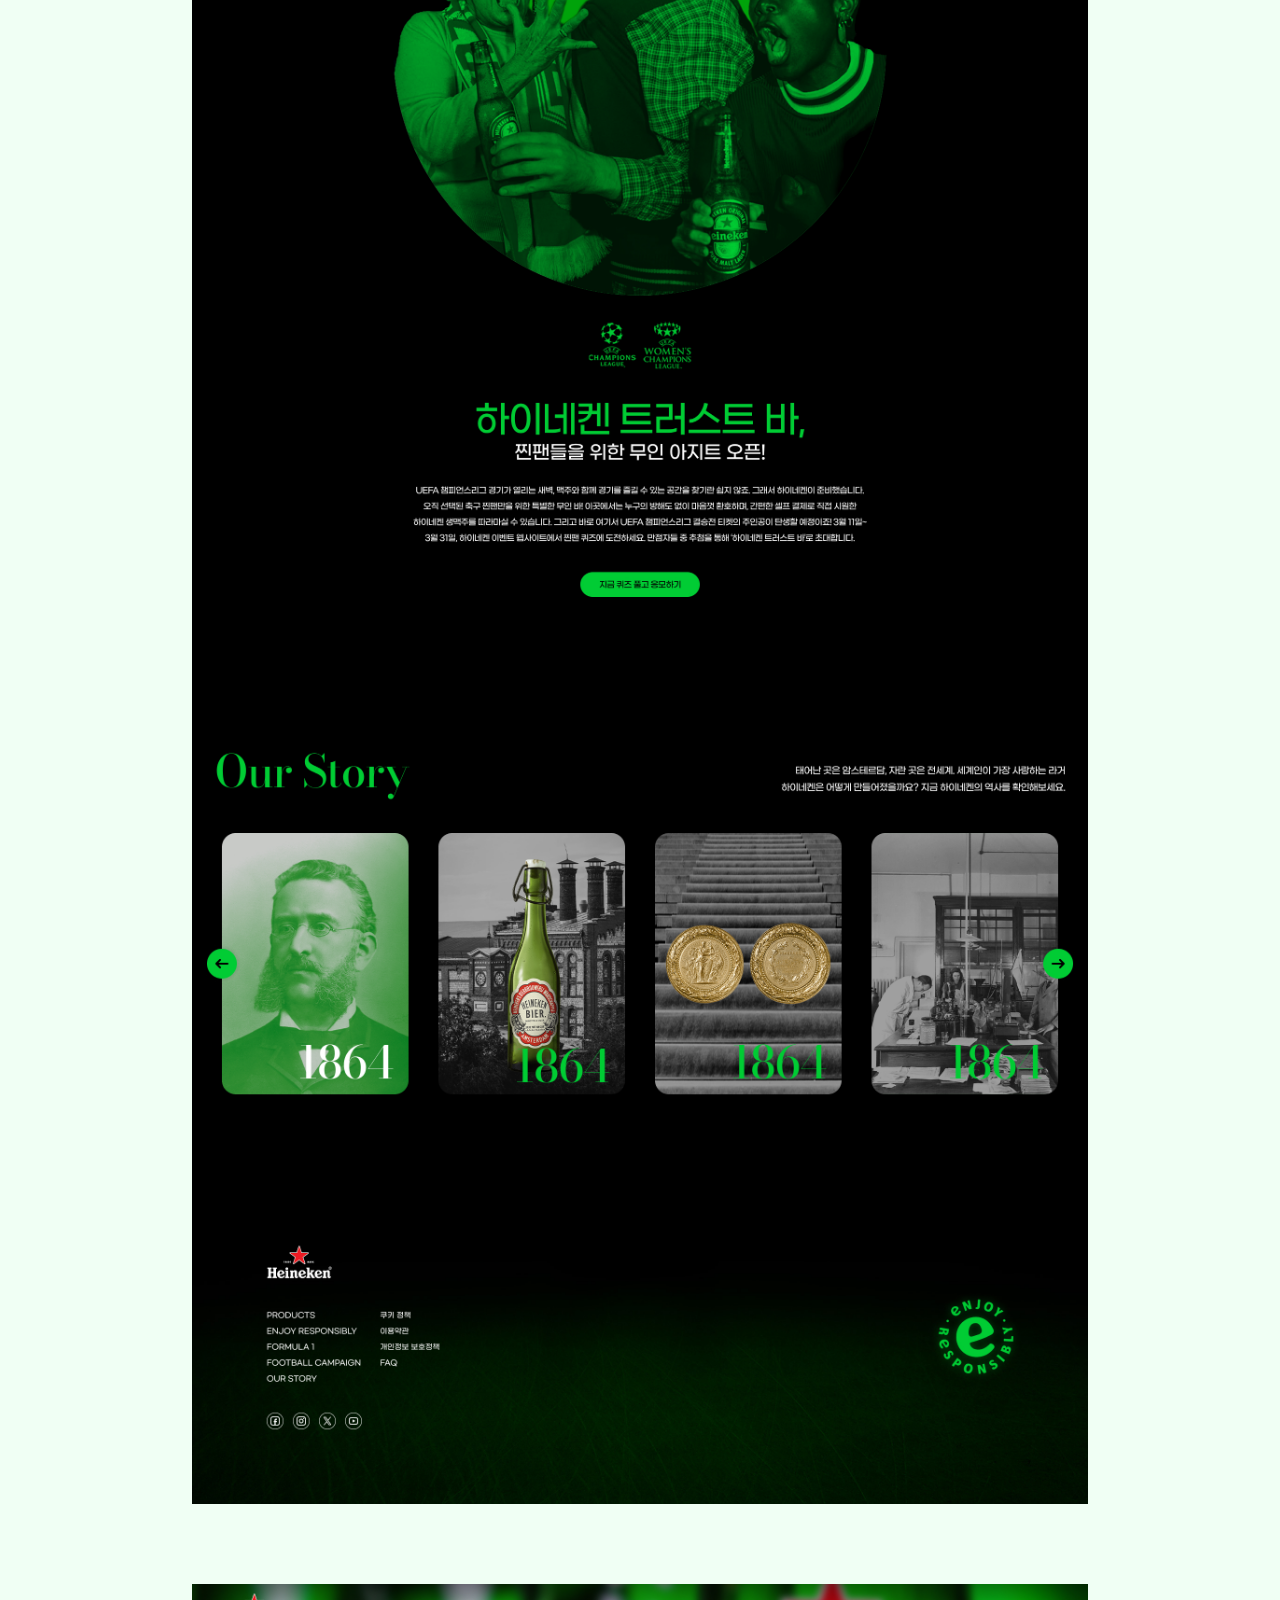
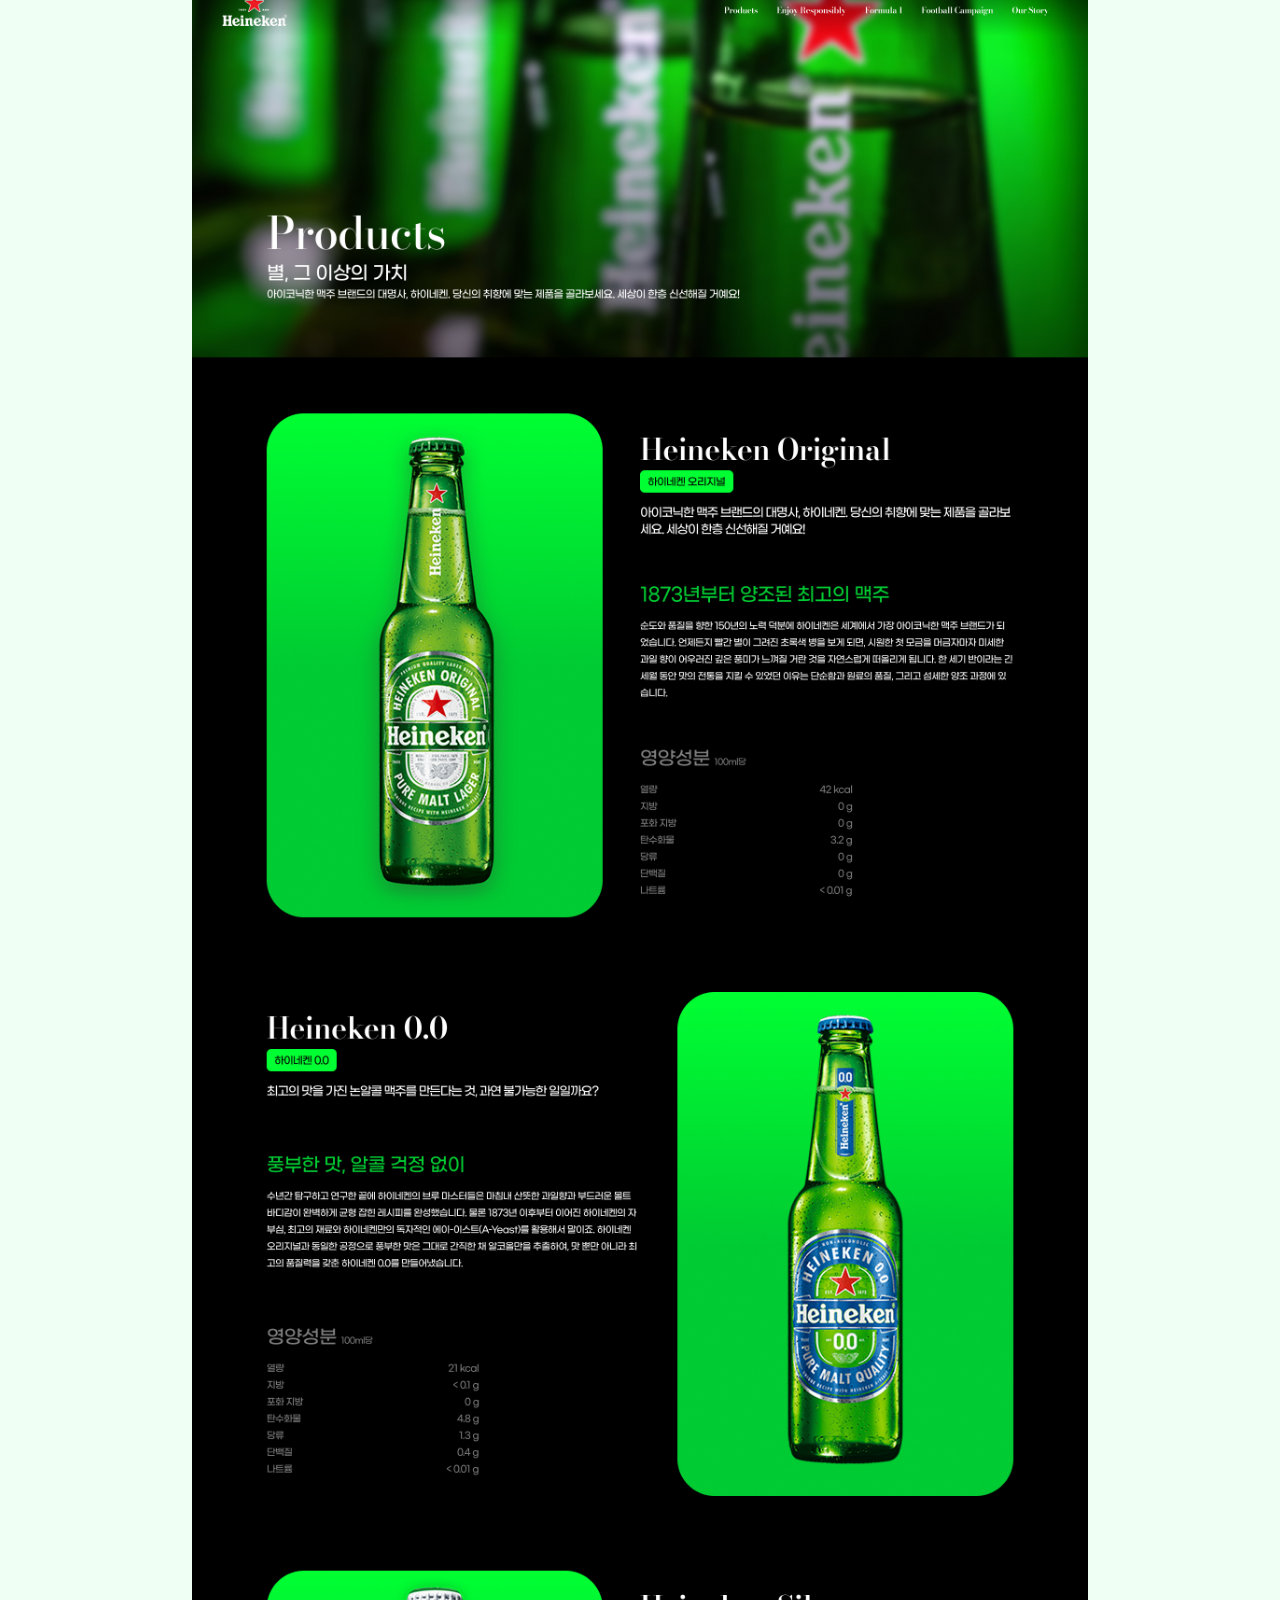
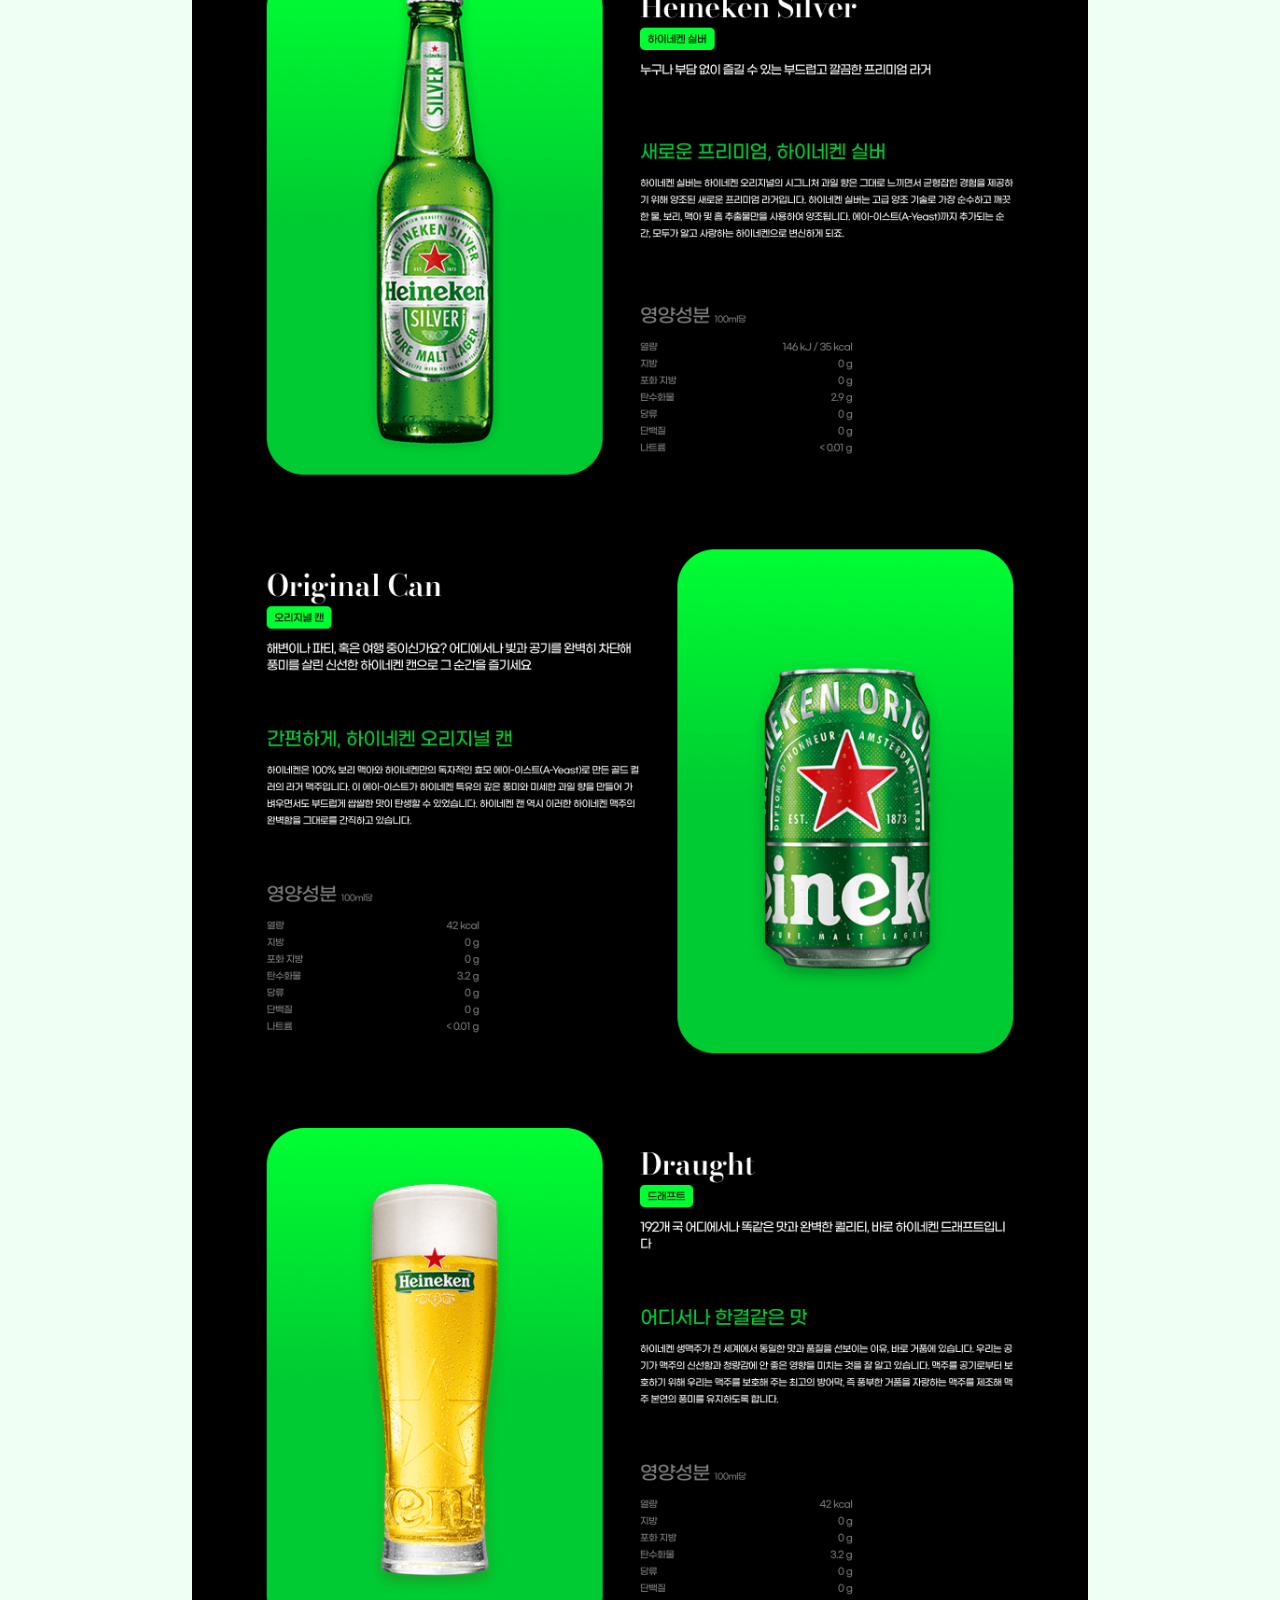
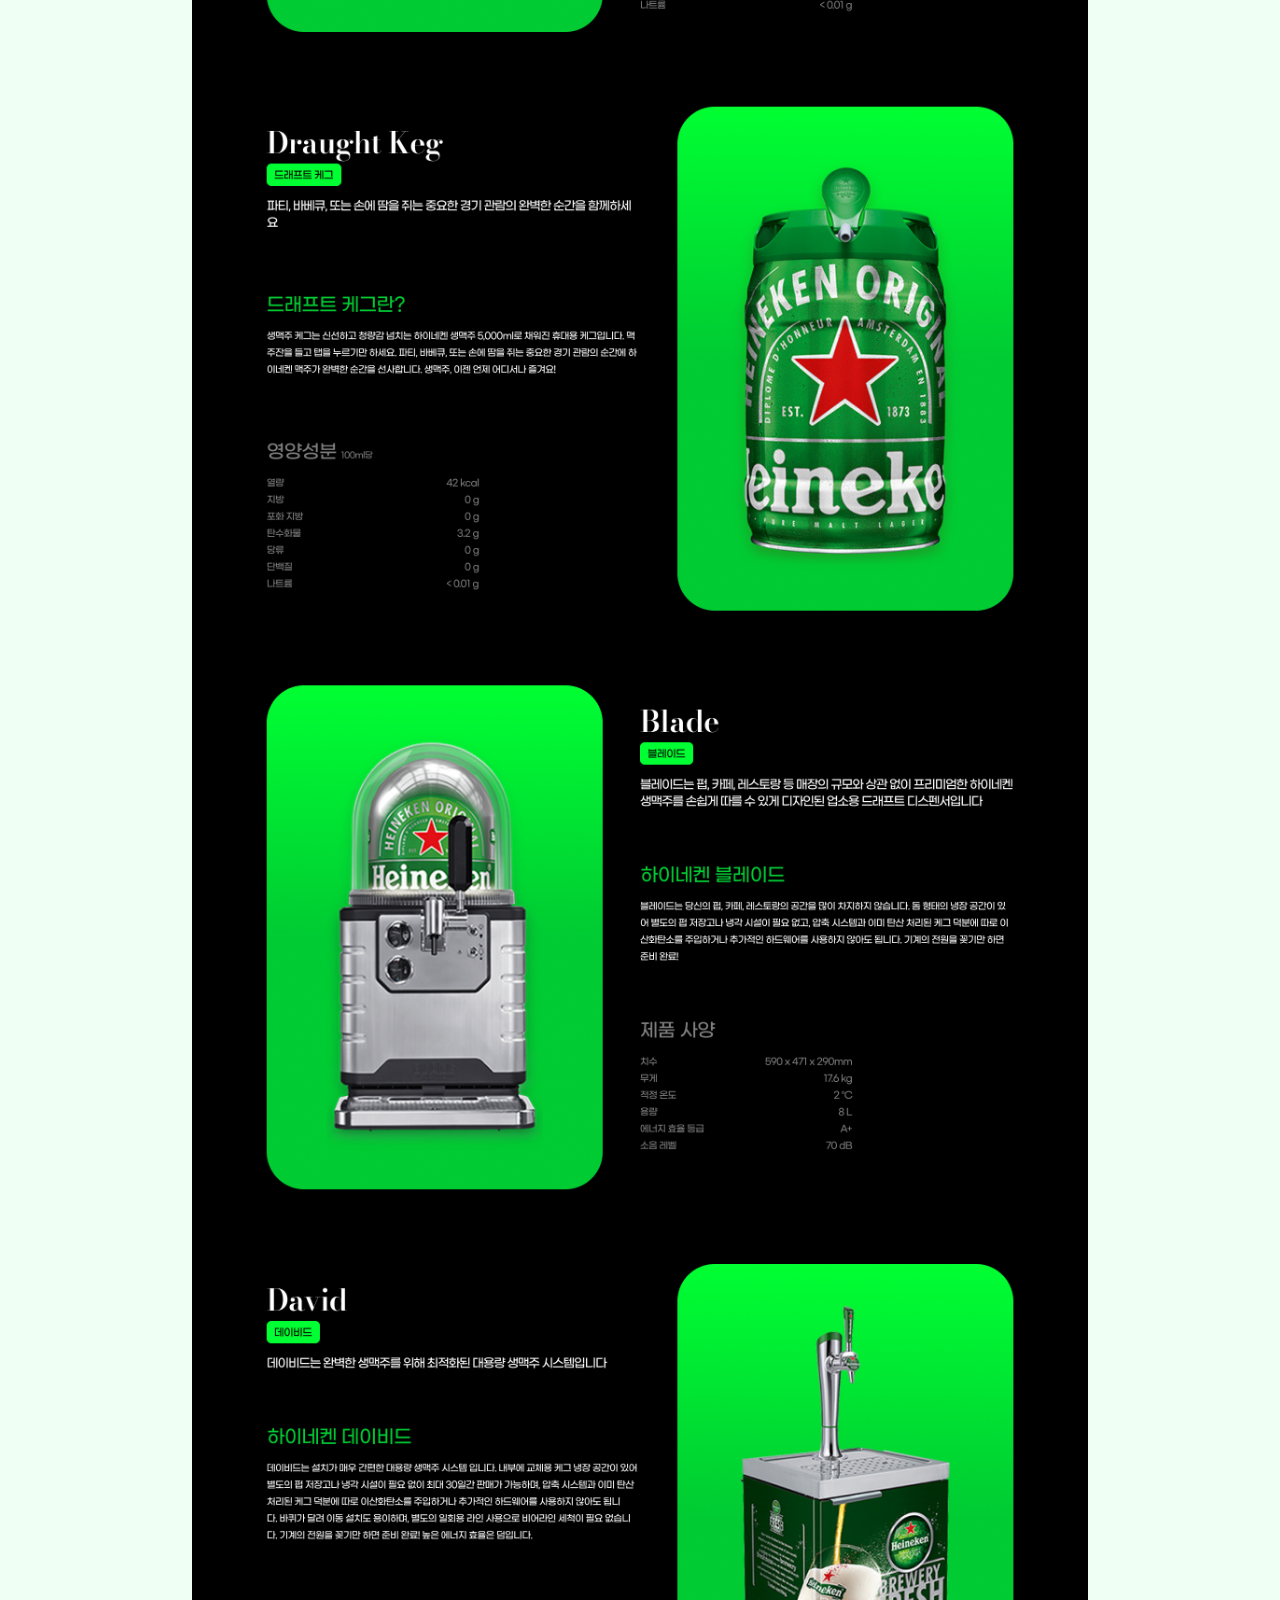
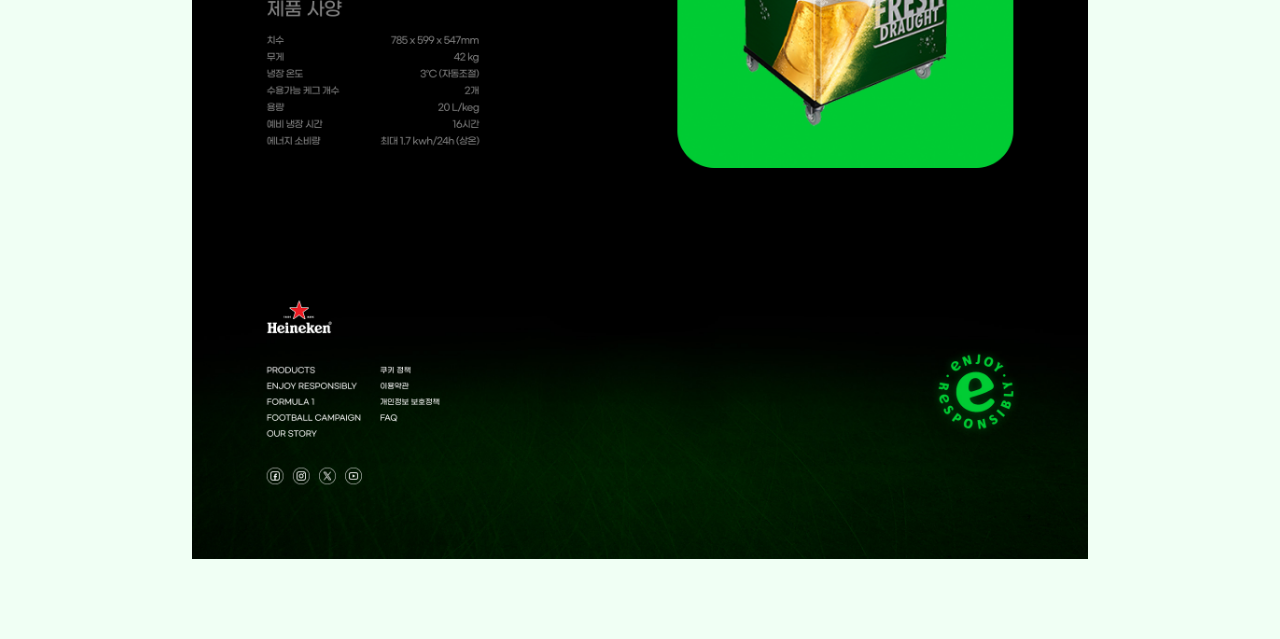
<file: project/heineken.html>
<!DOCTYPE html>
<html lang="en">
<head>
    <meta charset="UTF-8">
    <title>하이네켄 웹사이트 리디자인</title>
    <style>
        @keyframes view_on {
            0% { background: rgba(0,0,0,0.5); }
            50% { background: #00CC33; }
            100% { background: rgba(0,0,0,0.5); }
        }
        html { scroll-behavior: smooth; }
        body { margin: 0; padding: 0; overflow-x: hidden; background: #F0FFF4; min-width: 320px; }
        #wrap { width: 70%; margin: 0 auto; }
        img { display: block; width: 100%; }
        .btn { position: fixed; right: 15%; bottom: 0; transform: translateX(60px); }
        .btn a { text-decoration: none; color: #fff; display: block; width: 60px; padding: 20px 0; text-align: center; }
        .btn a.view { background: rgba(0,0,0,0.5); font-size: 14px; animation: view_on 3s infinite; }
        .btn a.gotop { background: rgba(0,0,0,1); }
        img { margin: 80px 0; }
    </style>
</head>

<body>
    <a name="top"></a>
    <div id="wrap">
        <div class="btn"><a href="https://wecallitwon.github.io/heineken/" target="_blank" class="view">Go to<br>Proto-<br>type</a><a href="#top" class="gotop">↑</a></div>
        <img src="../images/project/heineken-tit.jpg"></a>
        <img src="../images/project/heineken-main.jpg"></a>
        <img src="../images/project/heineken-sub.jpg"></a>
    </div>
</body>
</html>
</file>
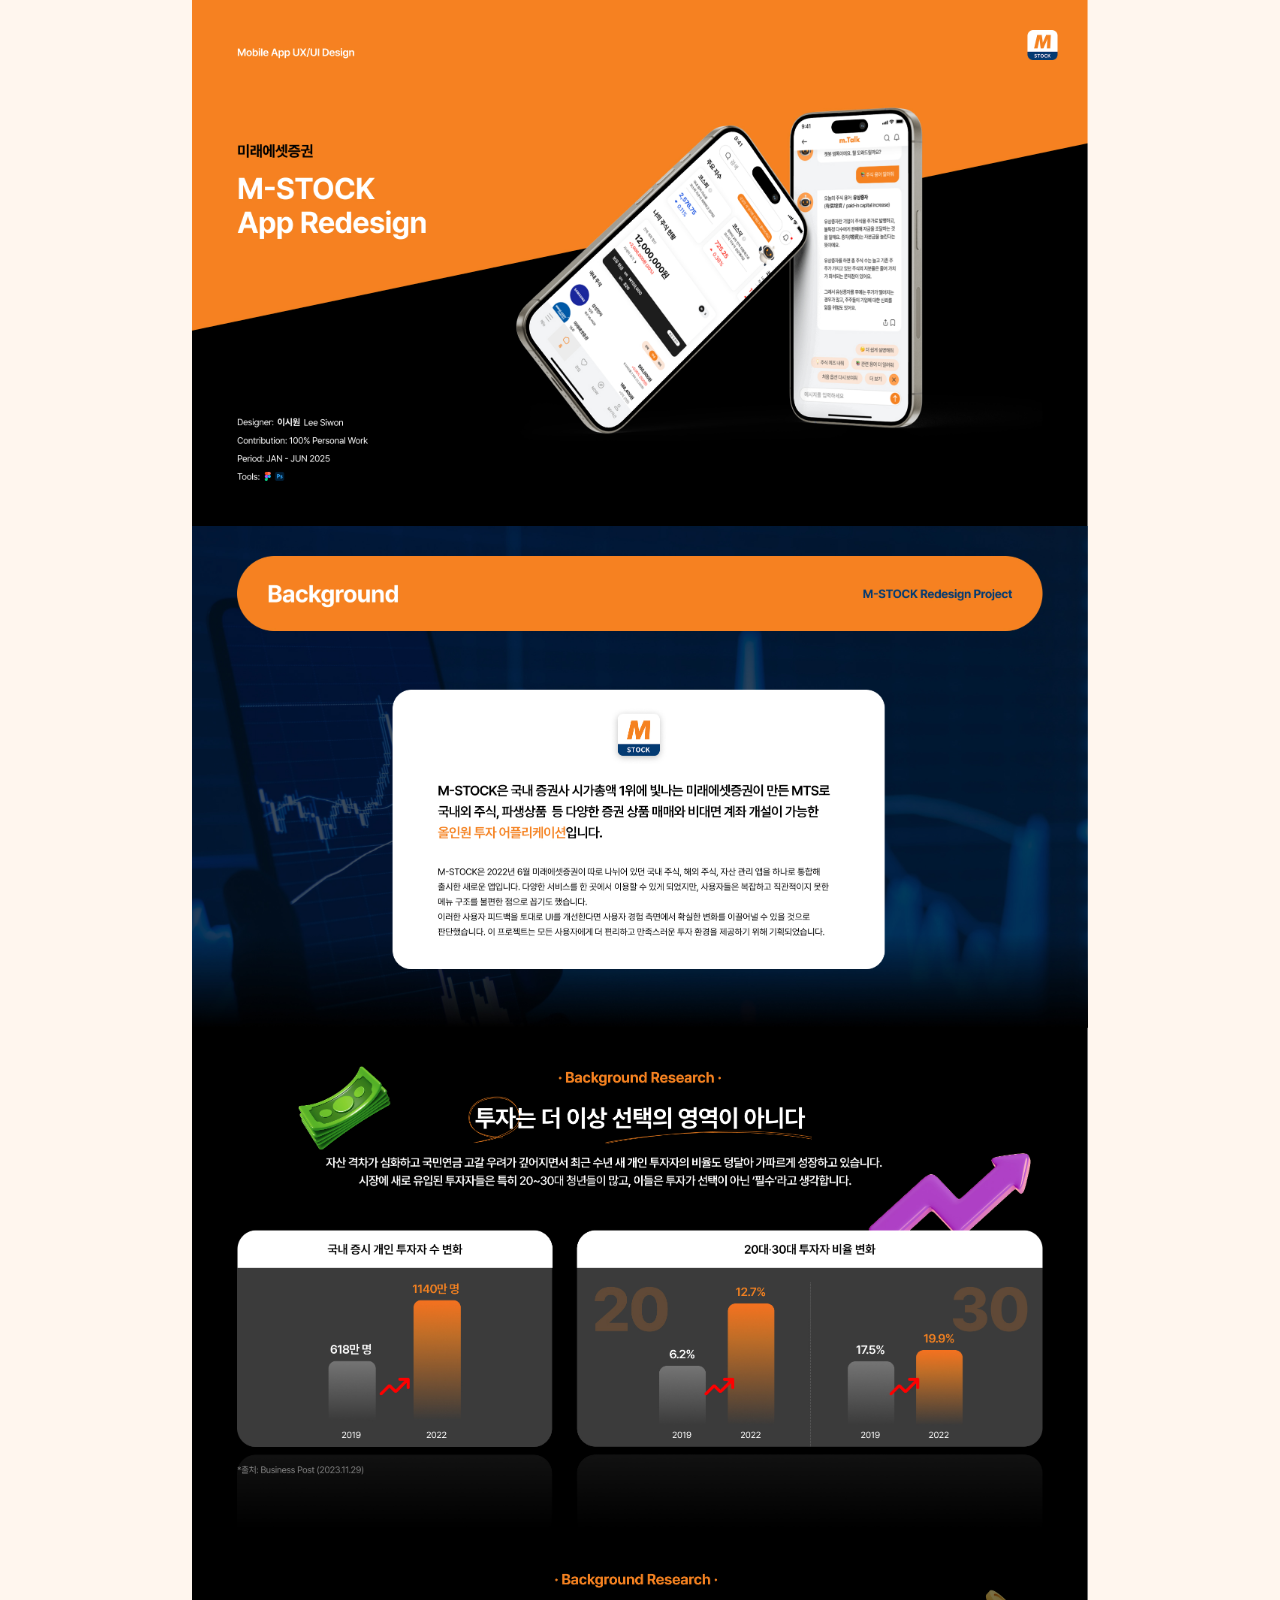
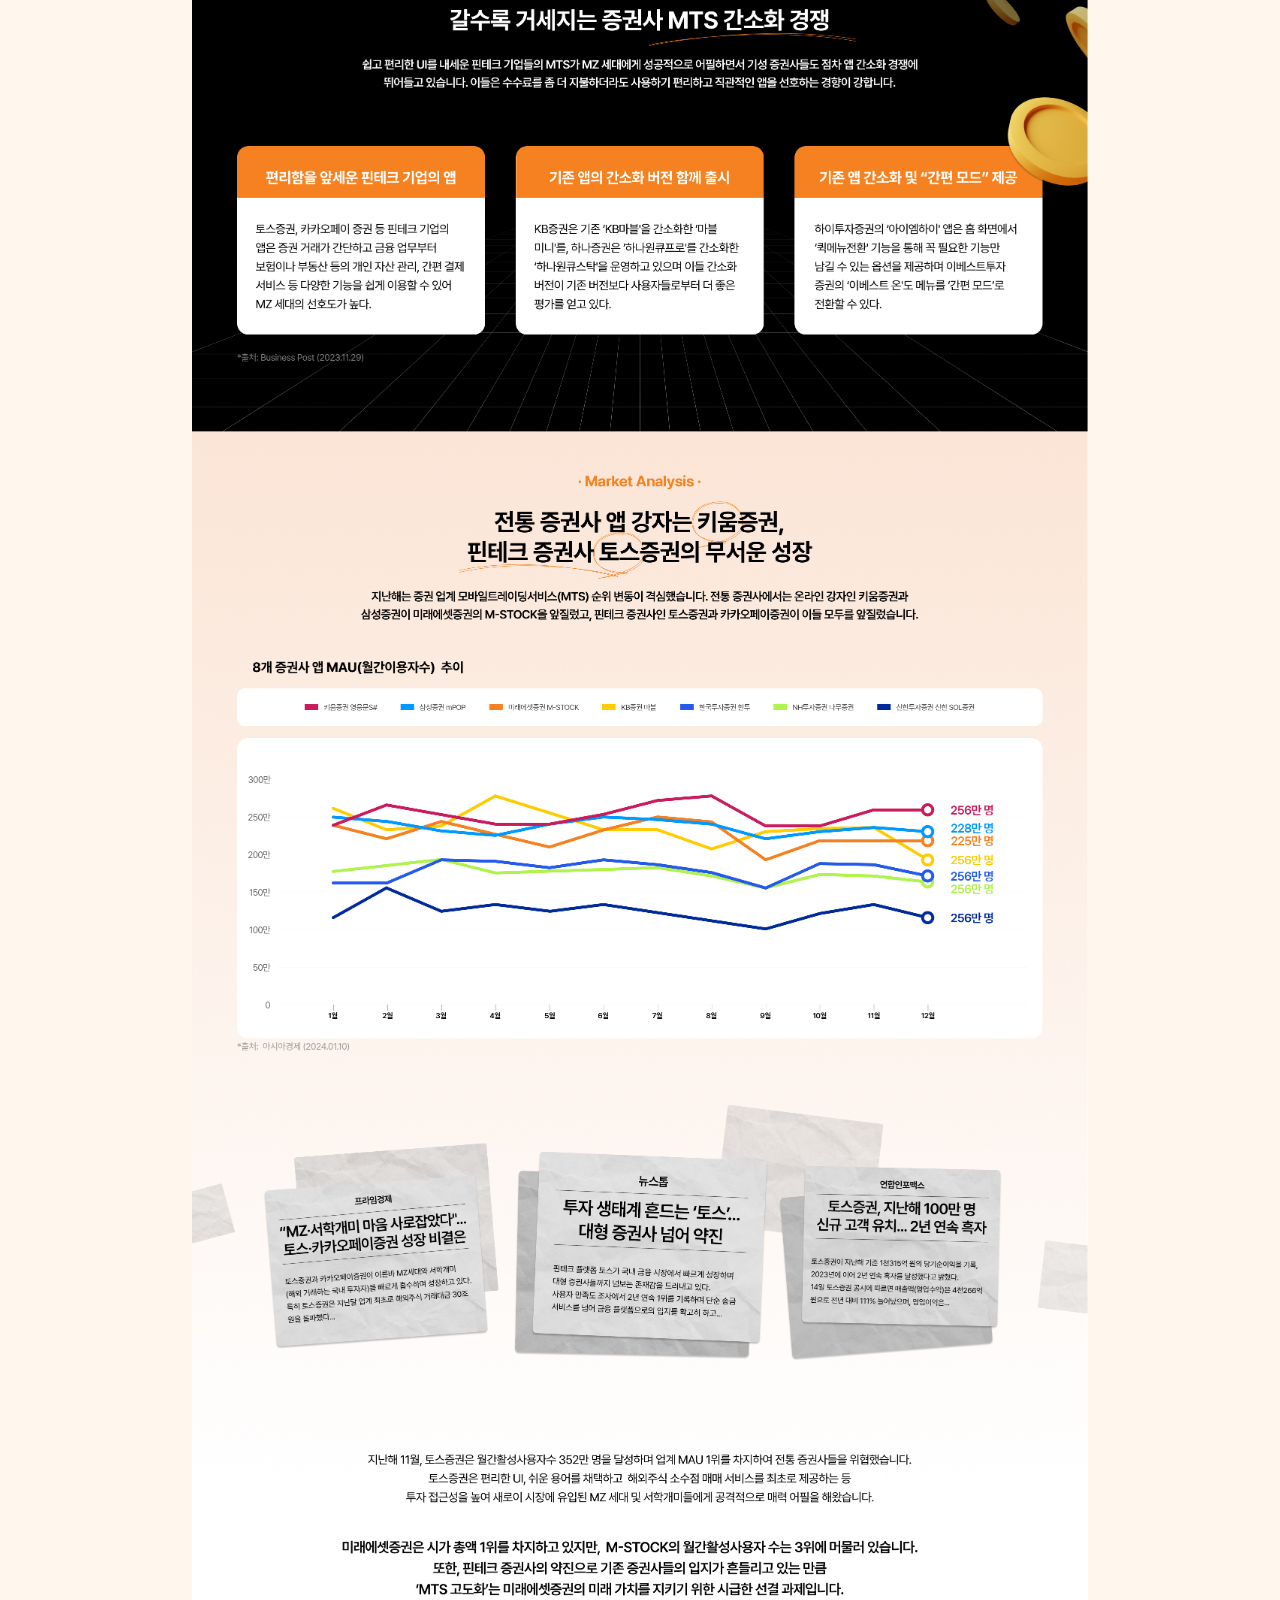
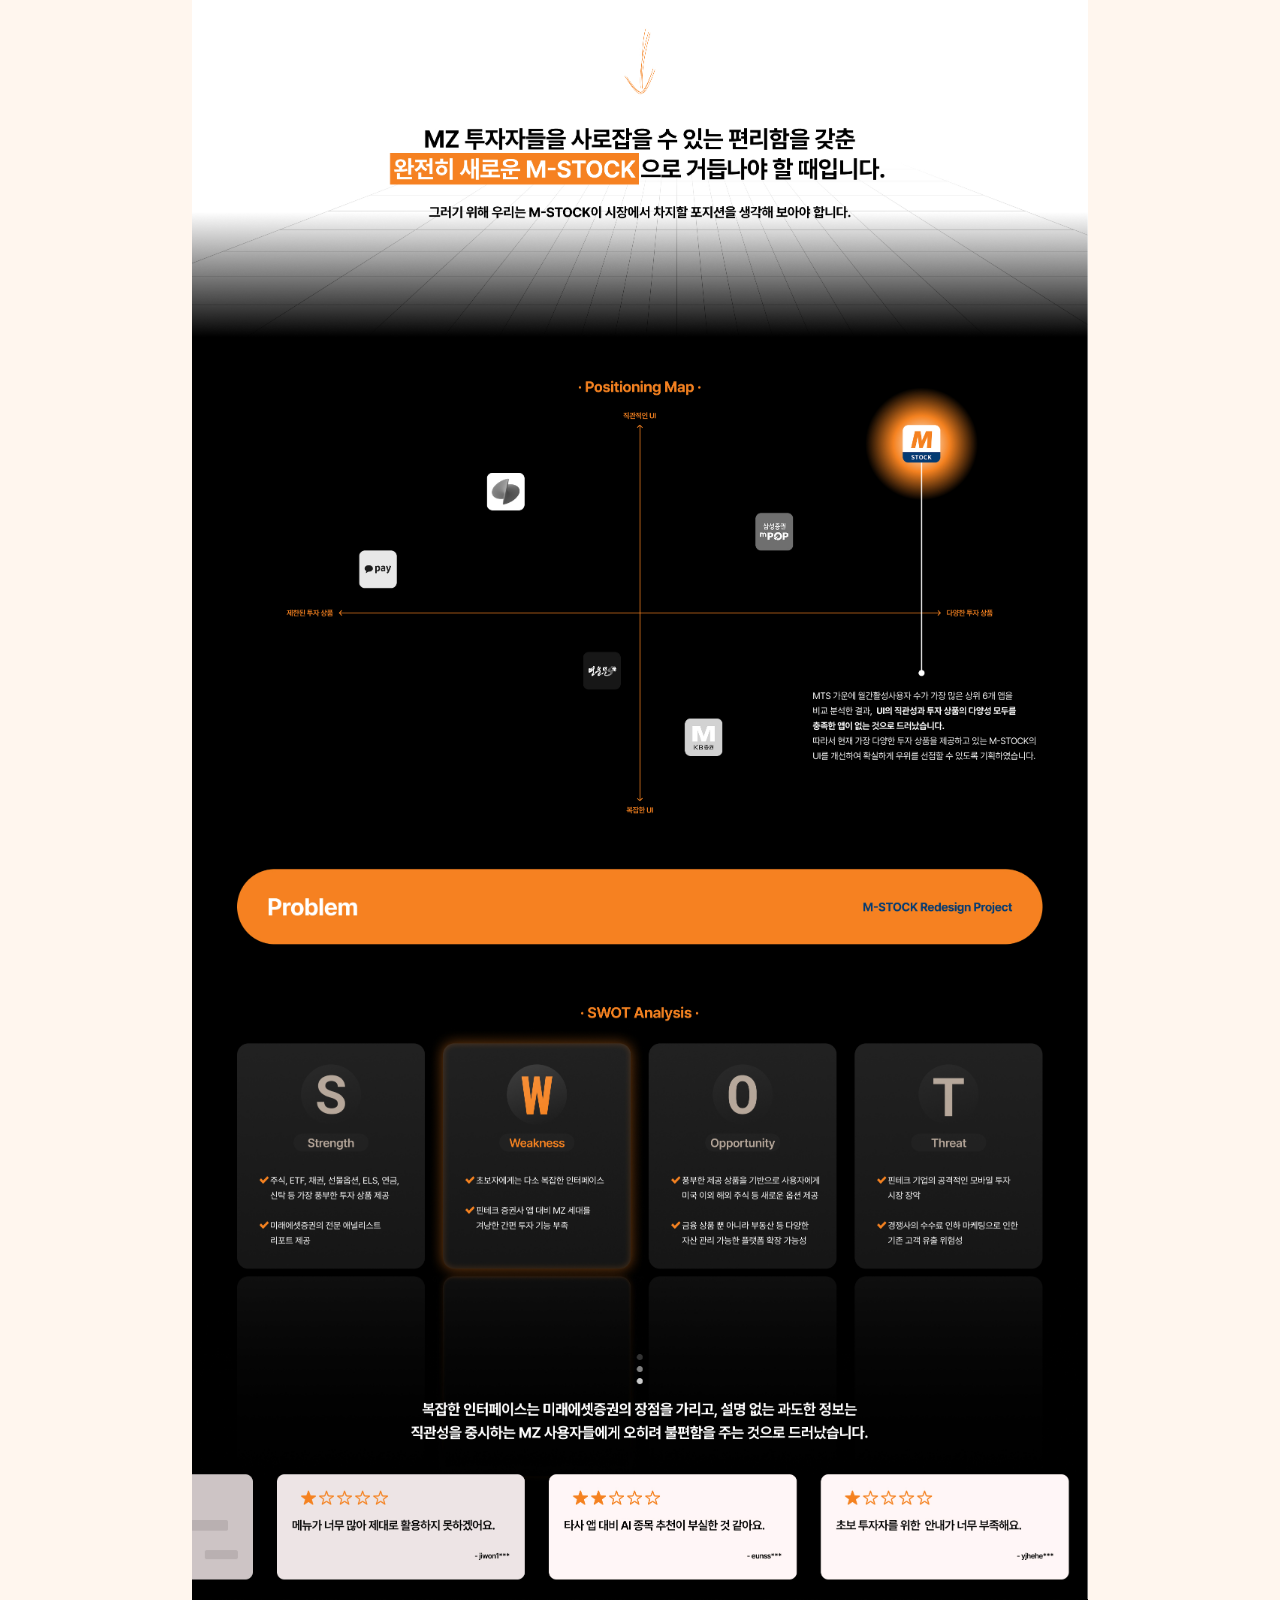
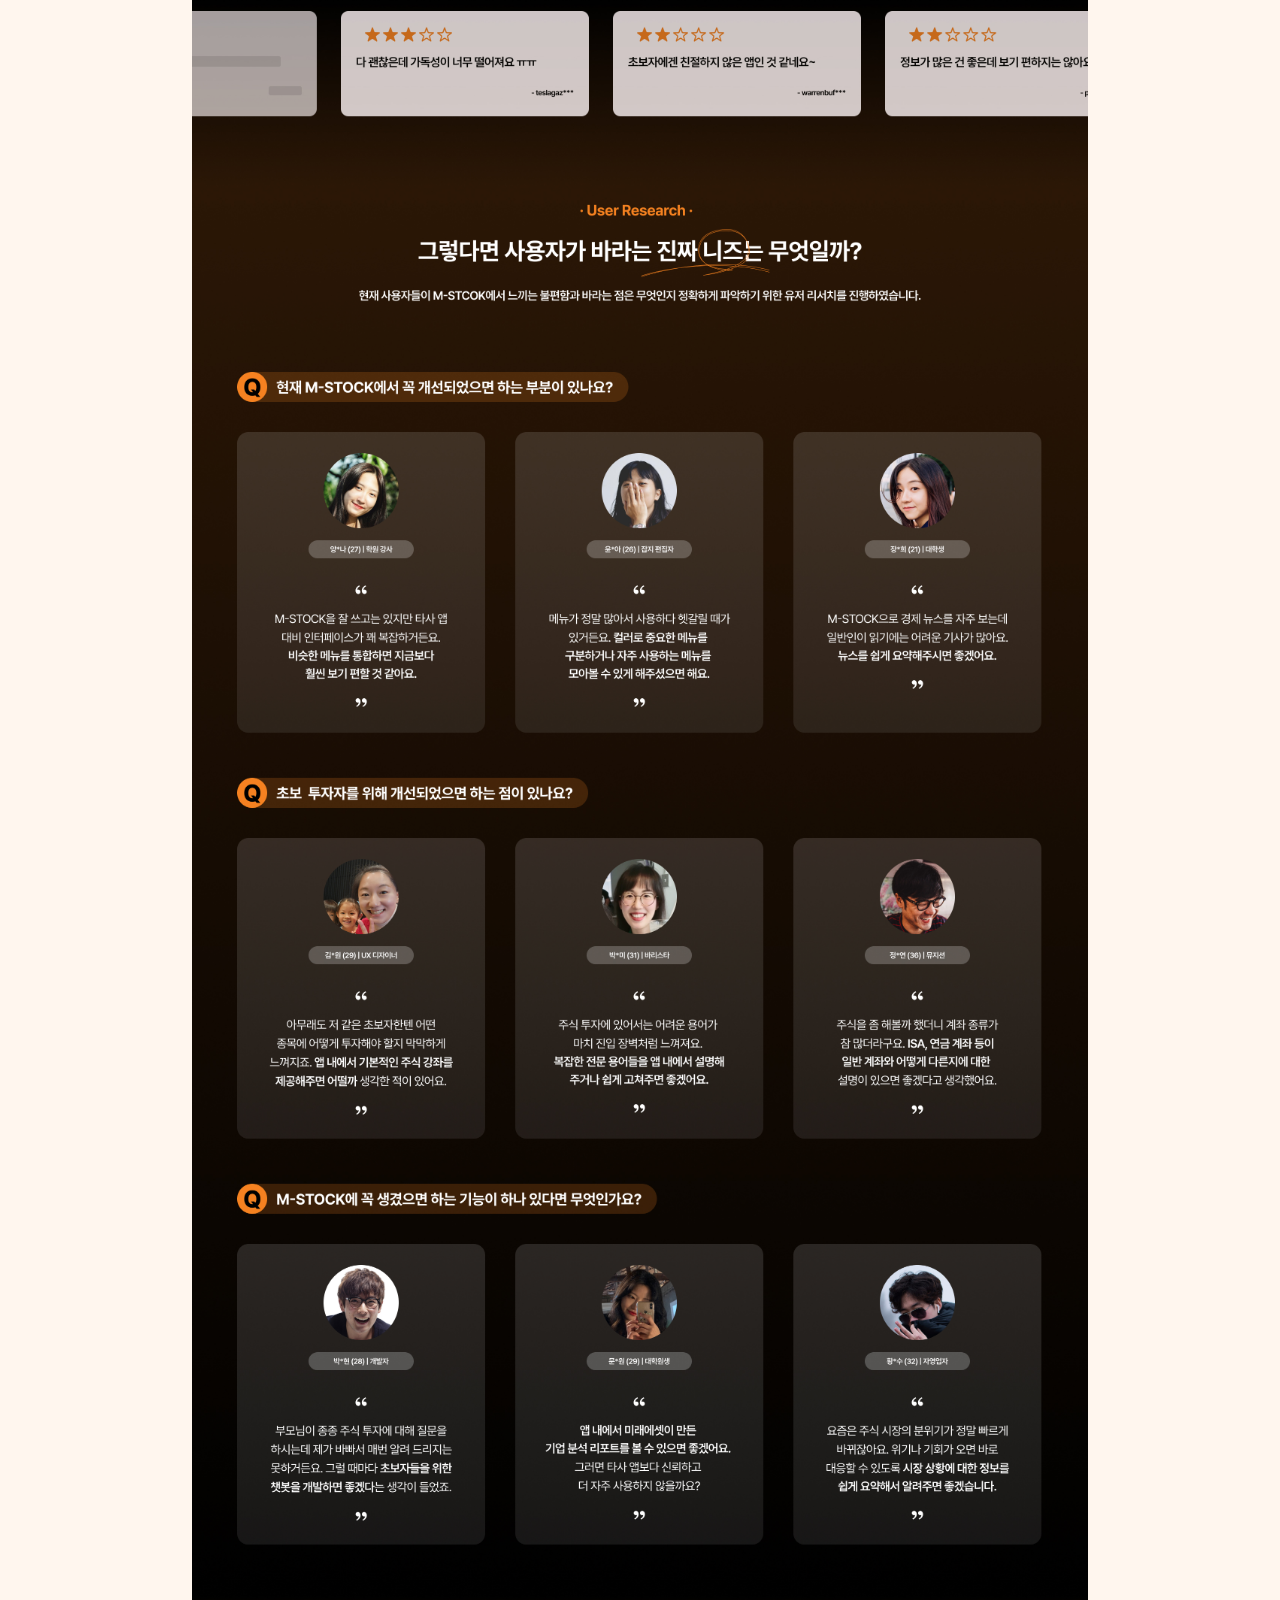
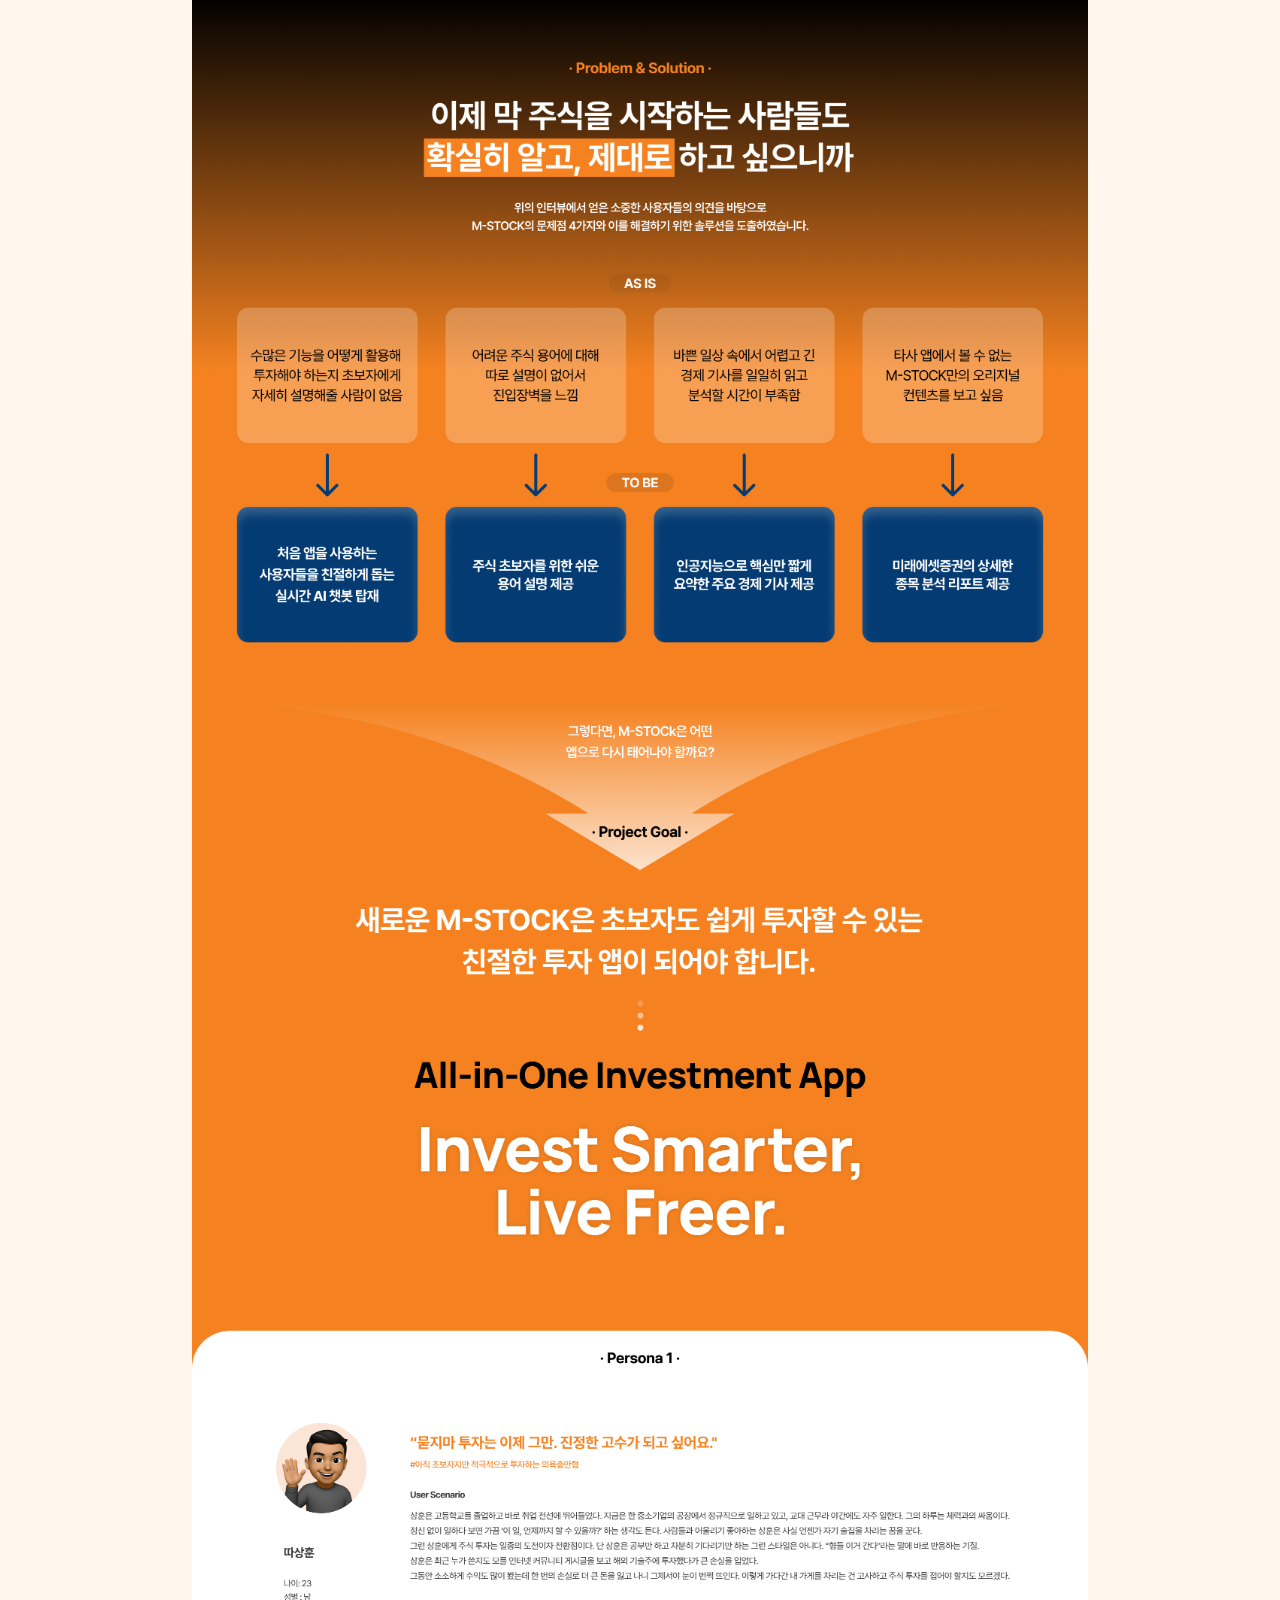
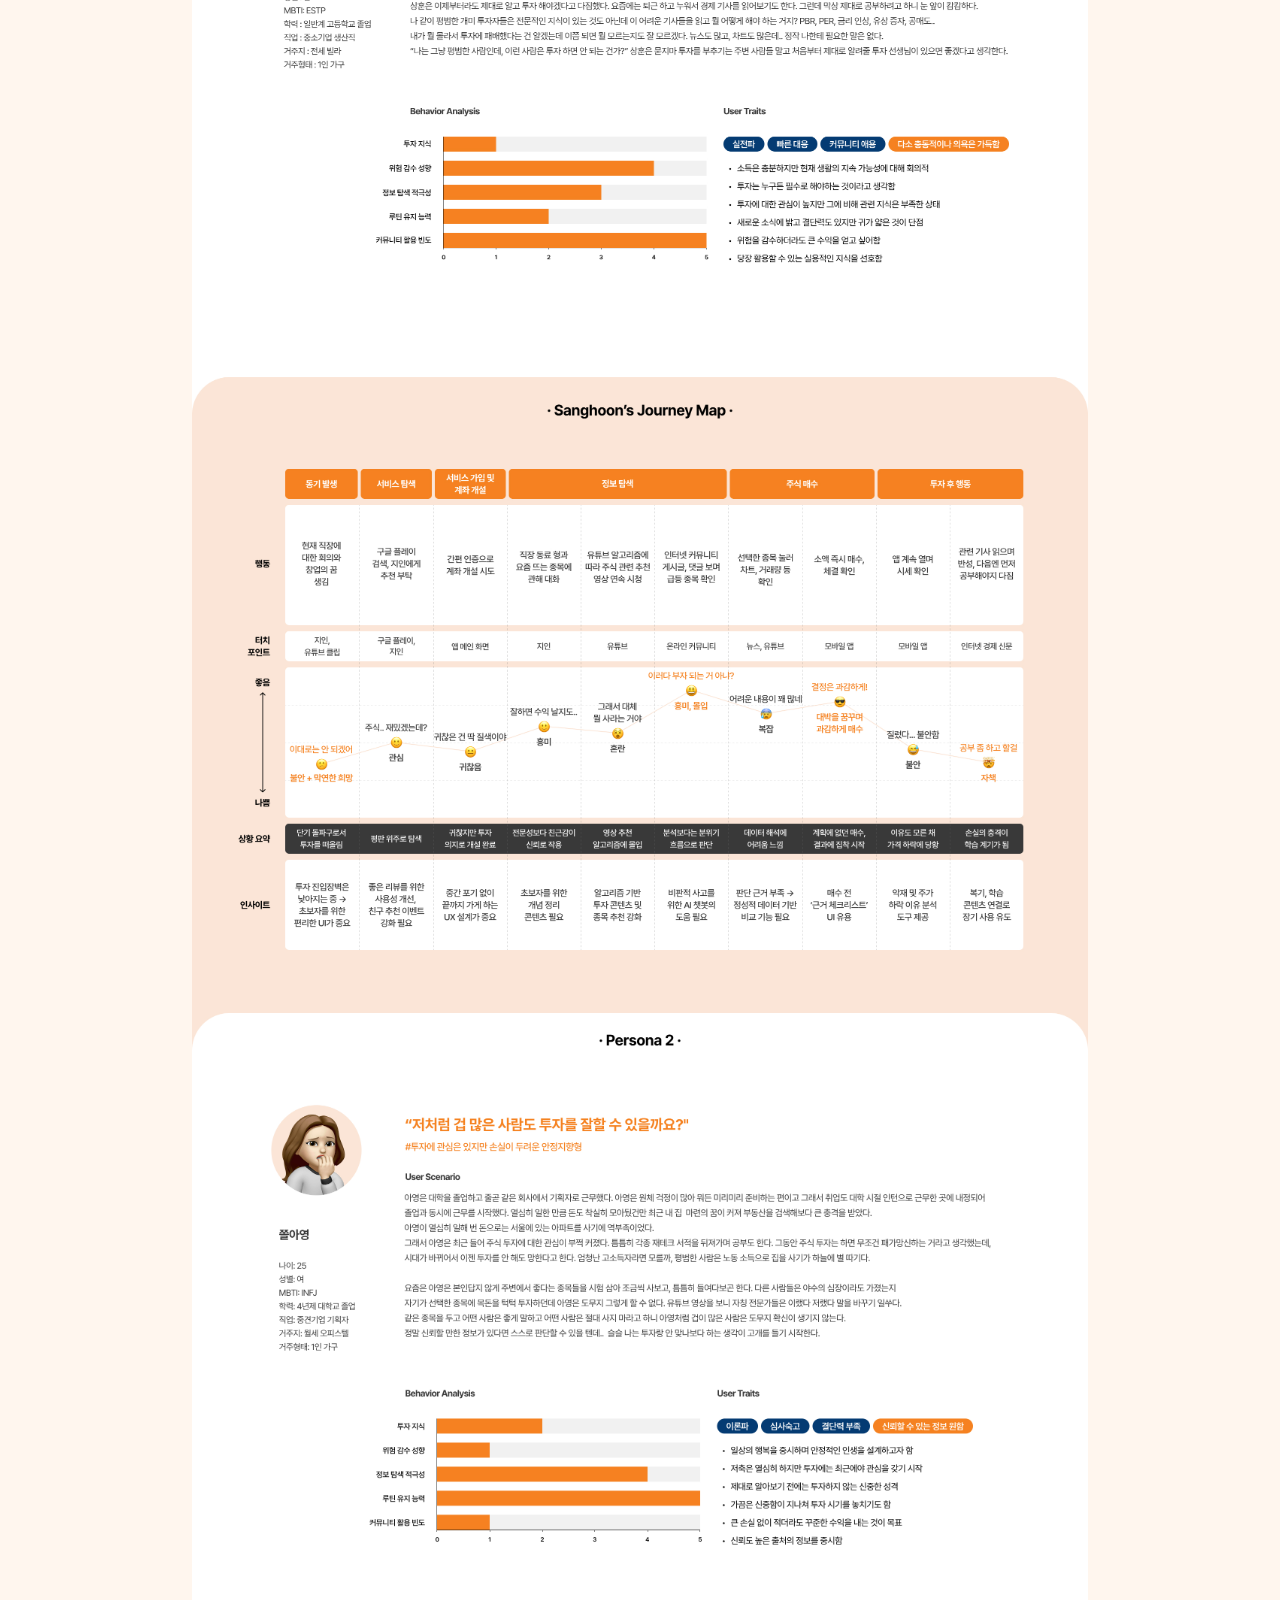
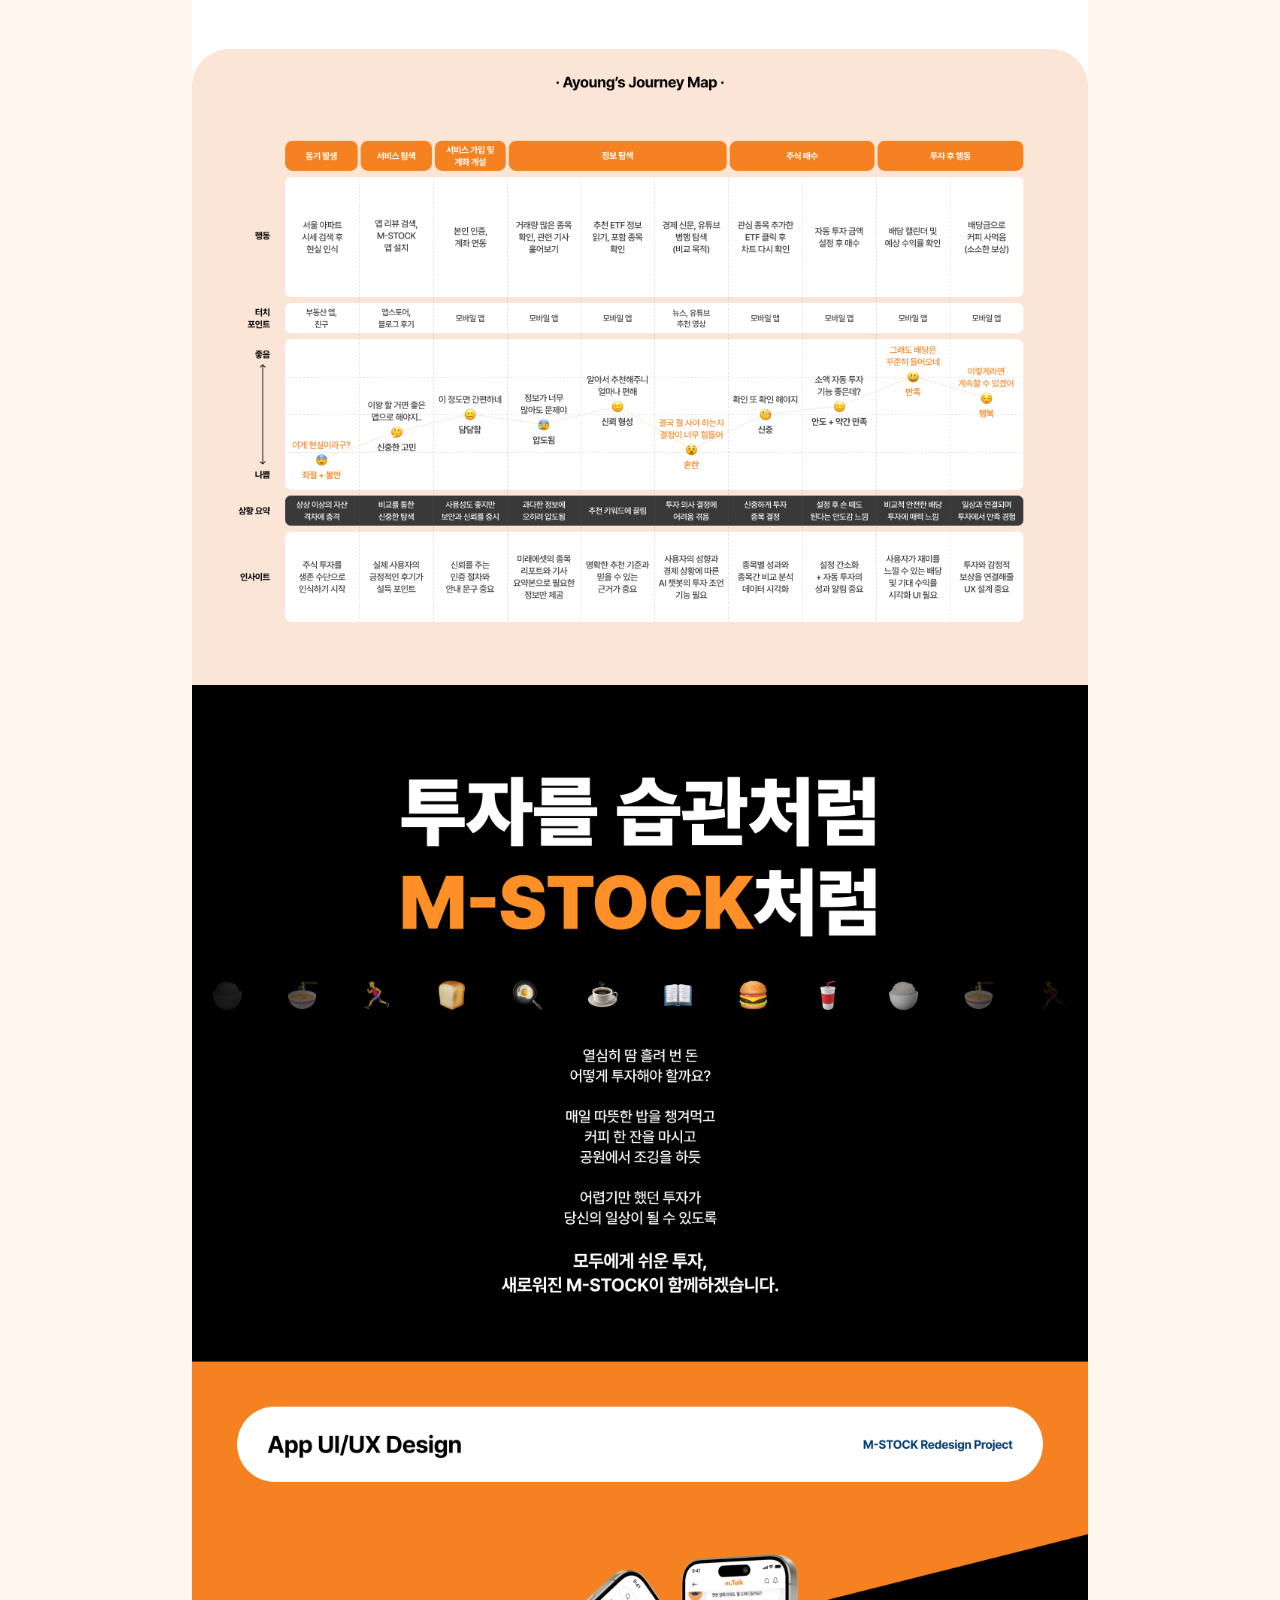
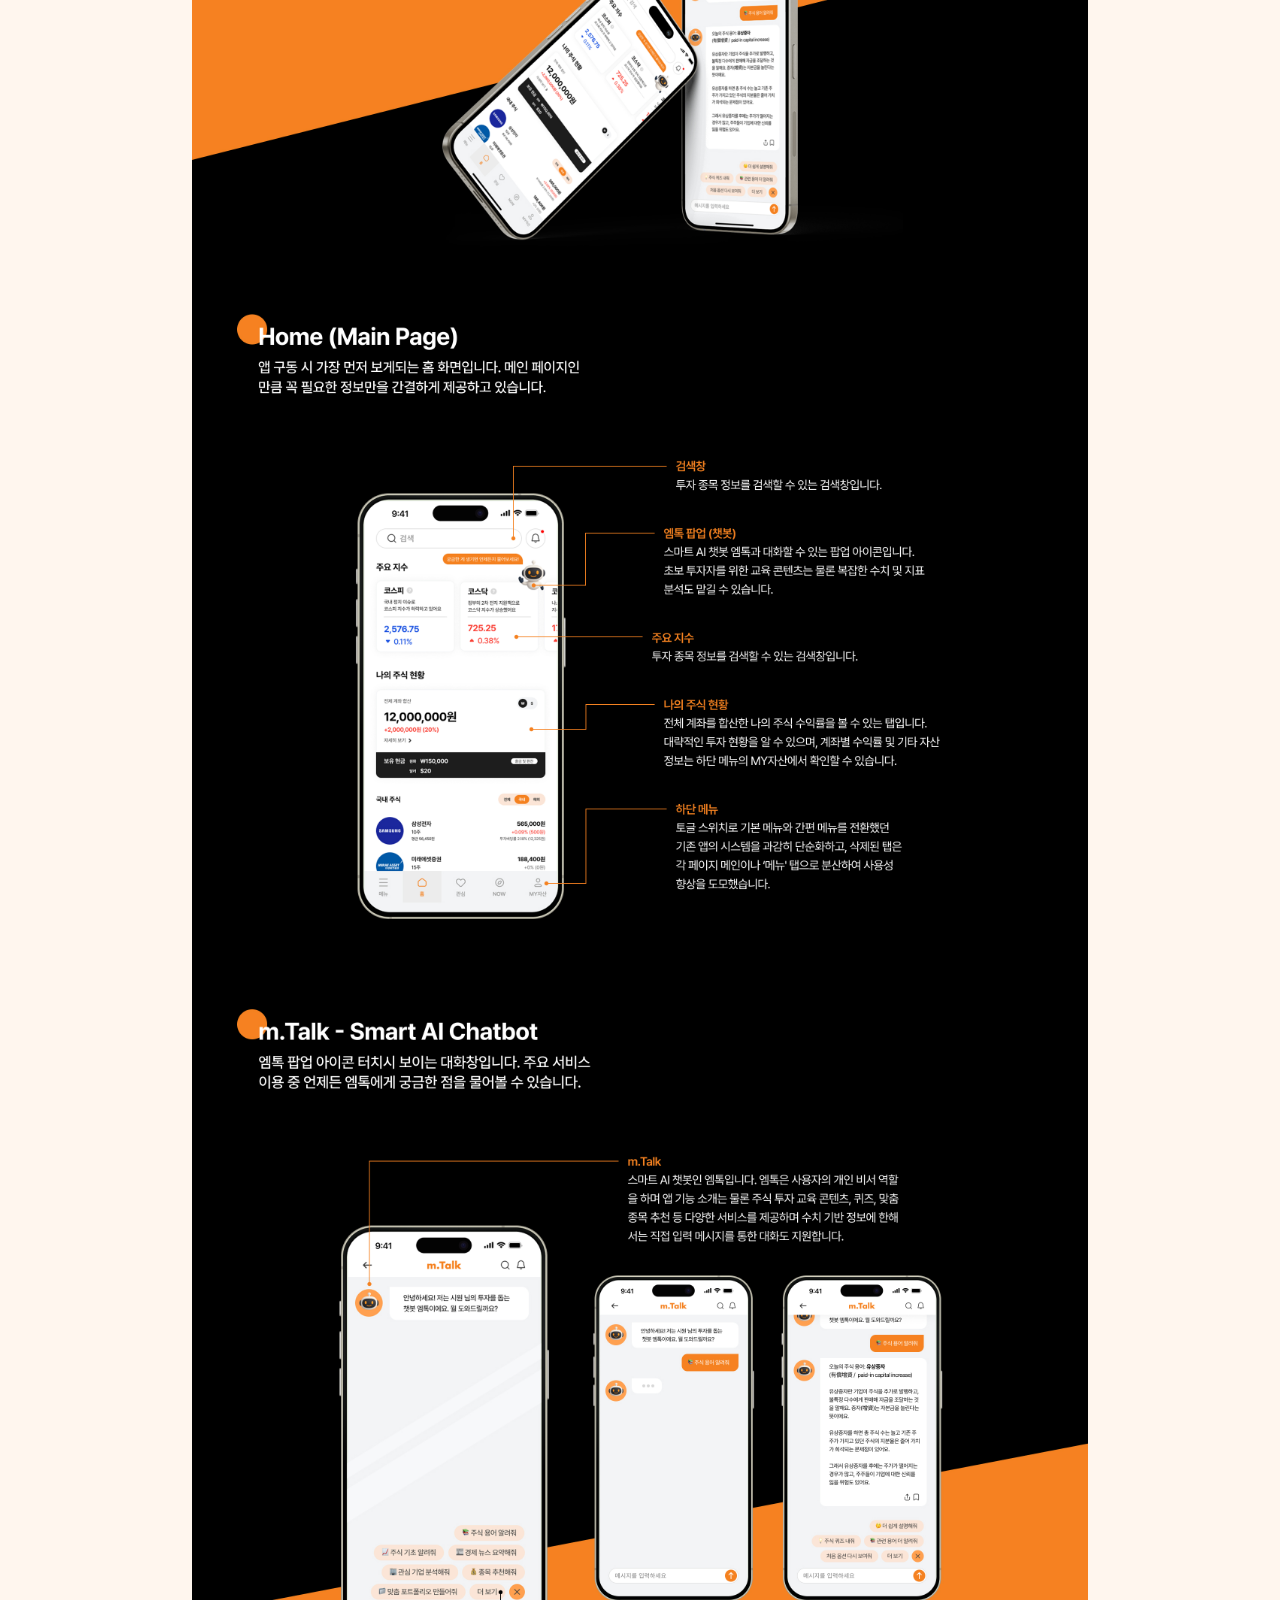
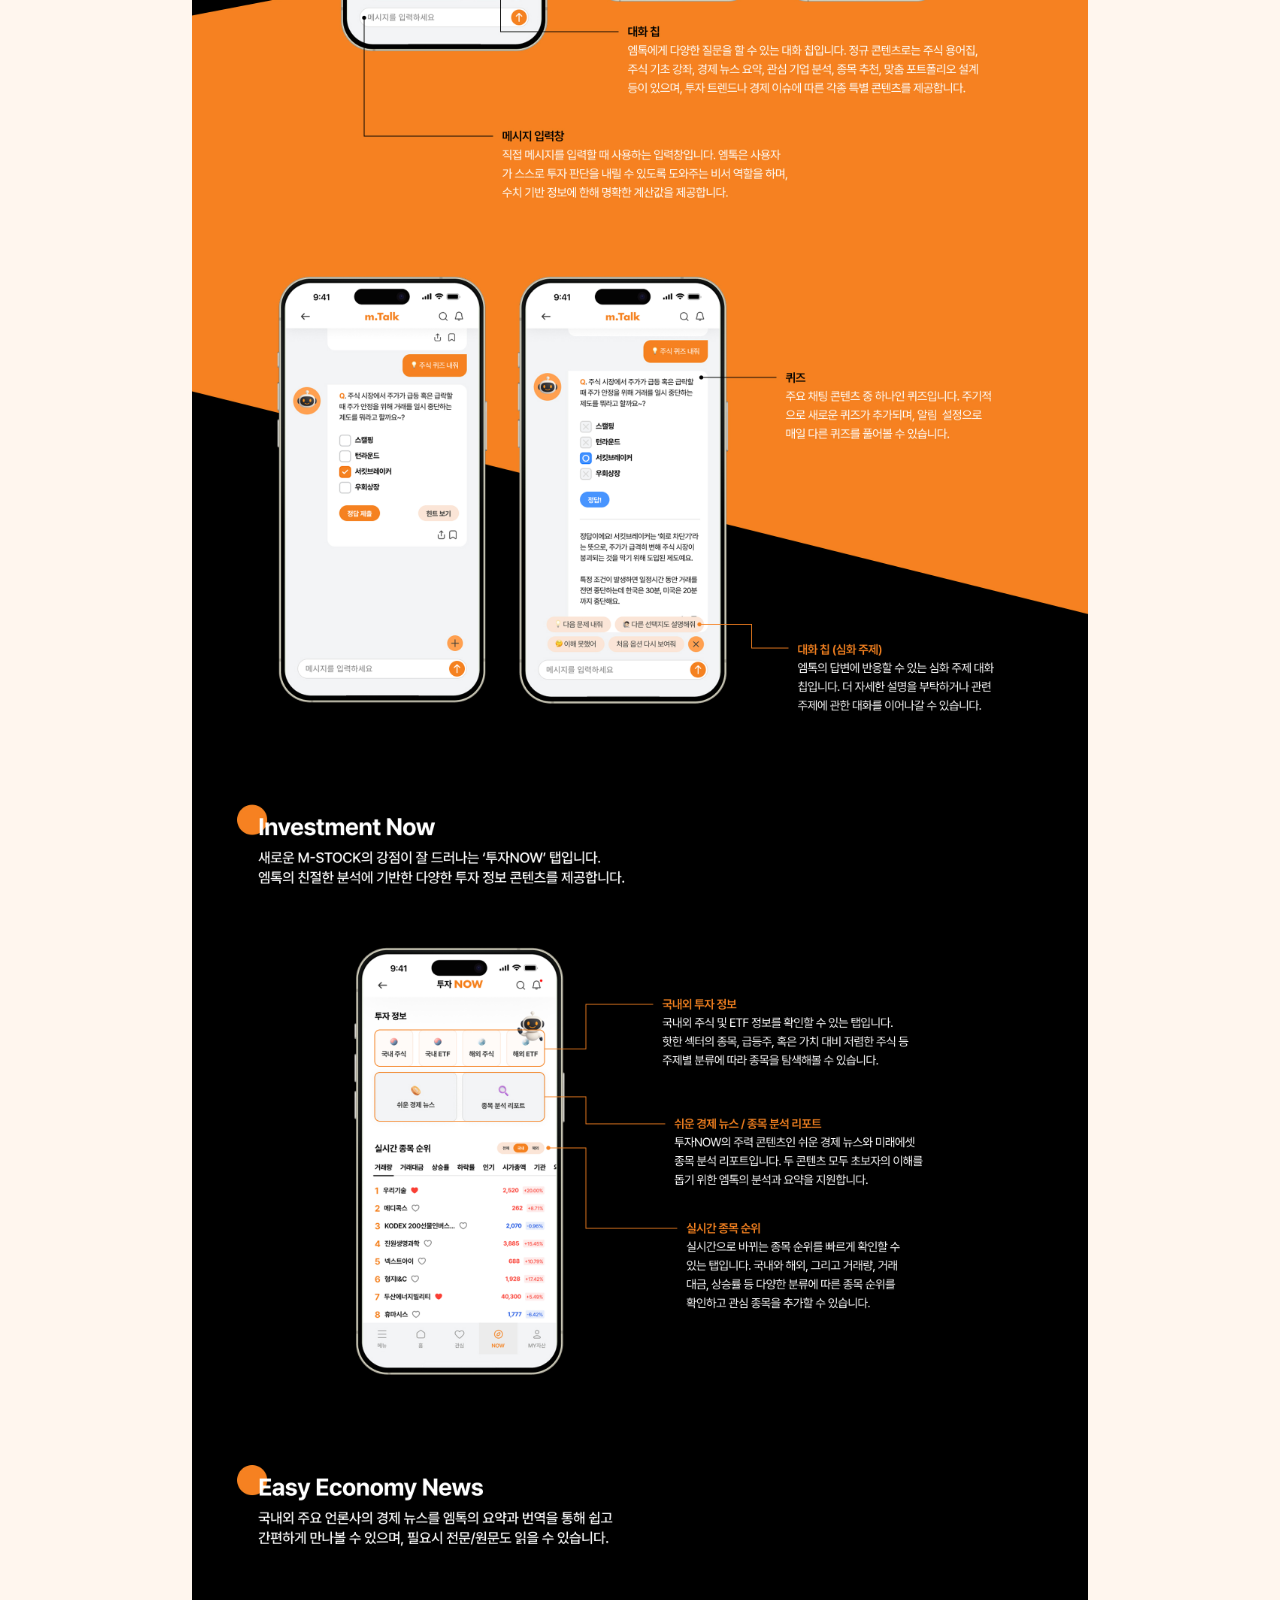
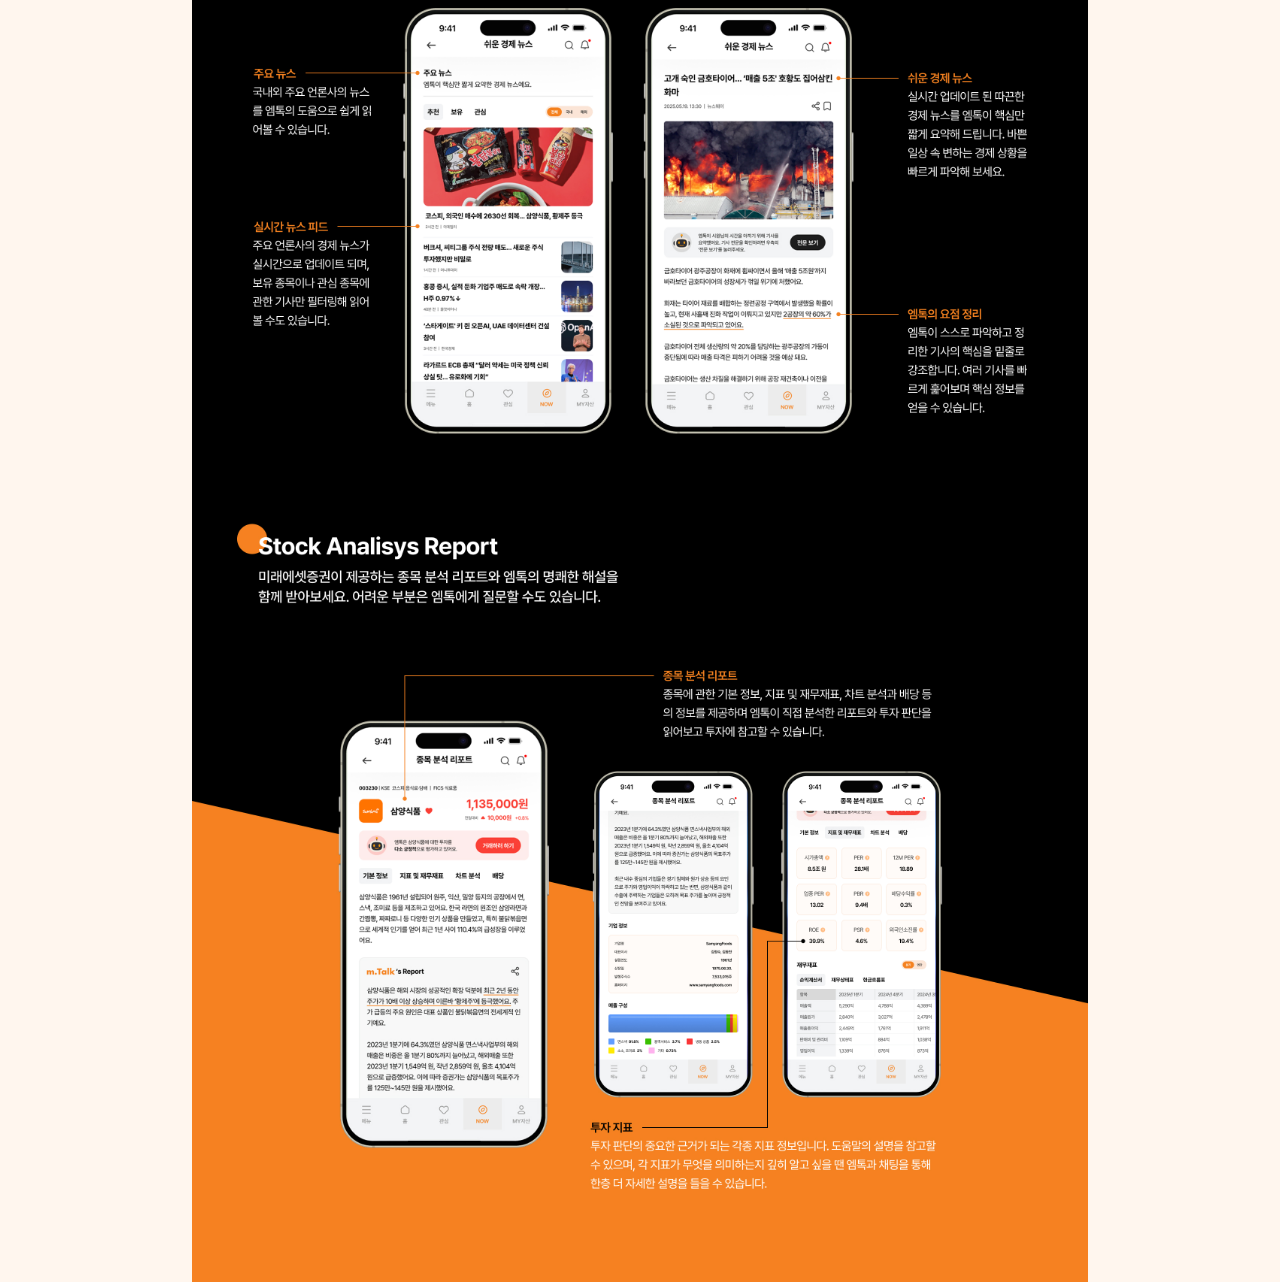
<file: project/m-stock.html>
<!DOCTYPE html>
<html lang="en">
<head>
    <meta charset="UTF-8">
    <title>미래에셋증권 M-STOCK 리디자인</title>
    <style>
        html { scroll-behavior: smooth; }
        body { margin: 0; padding: 0; overflow-x: hidden; background: #FFF6EE; min-width: 320px; }
        #wrap { width: 70%; margin: 0 auto; }
        img { display: block; width: 100%; }
        .btn { position: fixed; right: 15%; bottom: 0; transform: translateX(60px); }
        .btn a { text-decoration: none; color: #fff; display: block; width: 60px; padding: 20px 0; text-align: center; }
        .btn a.view { background: rgba(0,0,0,0.5); font-size: 14px; animation: view_on 3s infinite; }
        .btn a.gotop { background: rgba(0,0,0,1); }
    </style>
</head>

<body>
    <a name="top"></a>
    <div id="wrap">
        <img src="../images/project/m-stock-1.jpg"></a>
        <img src="../images/project/m-stock-2.jpg"></a>
        <img src="../images/project/m-stock-3.jpg"></a>
    </div>
</body>
</html>
</file>
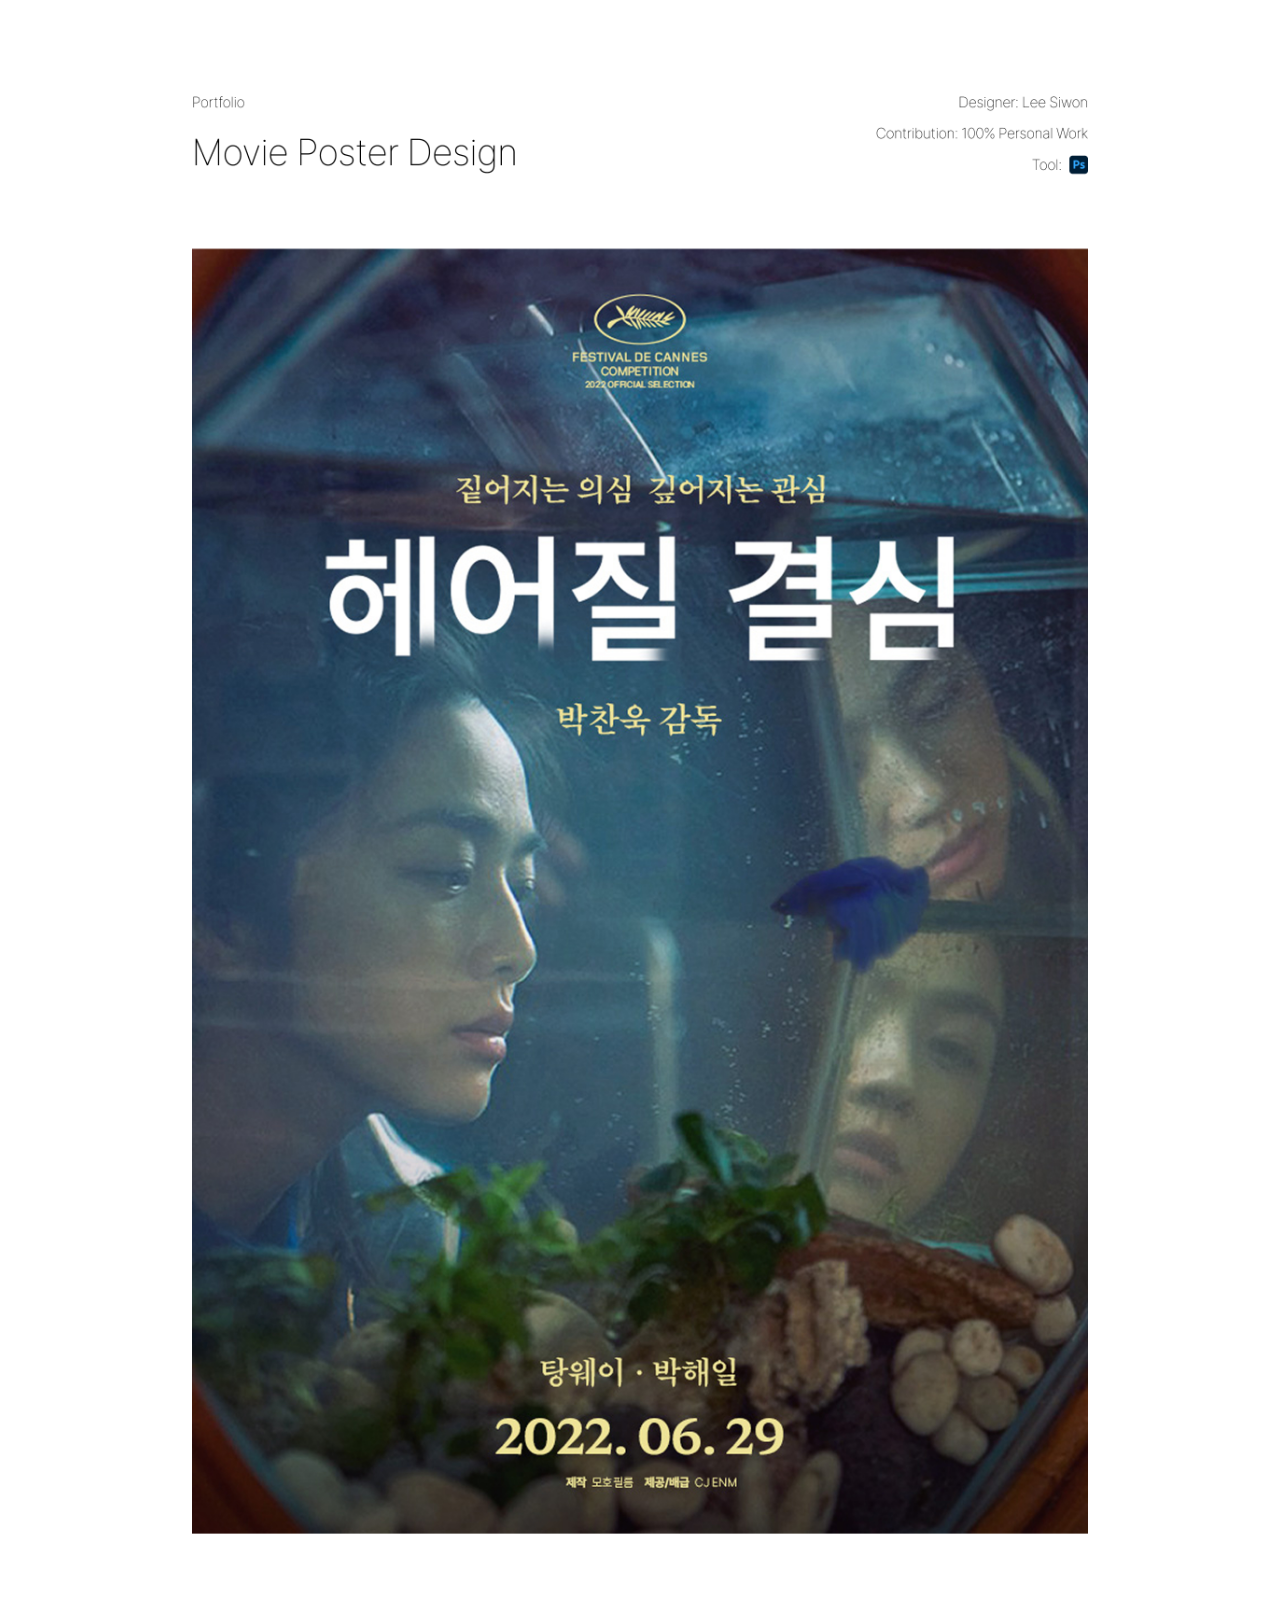
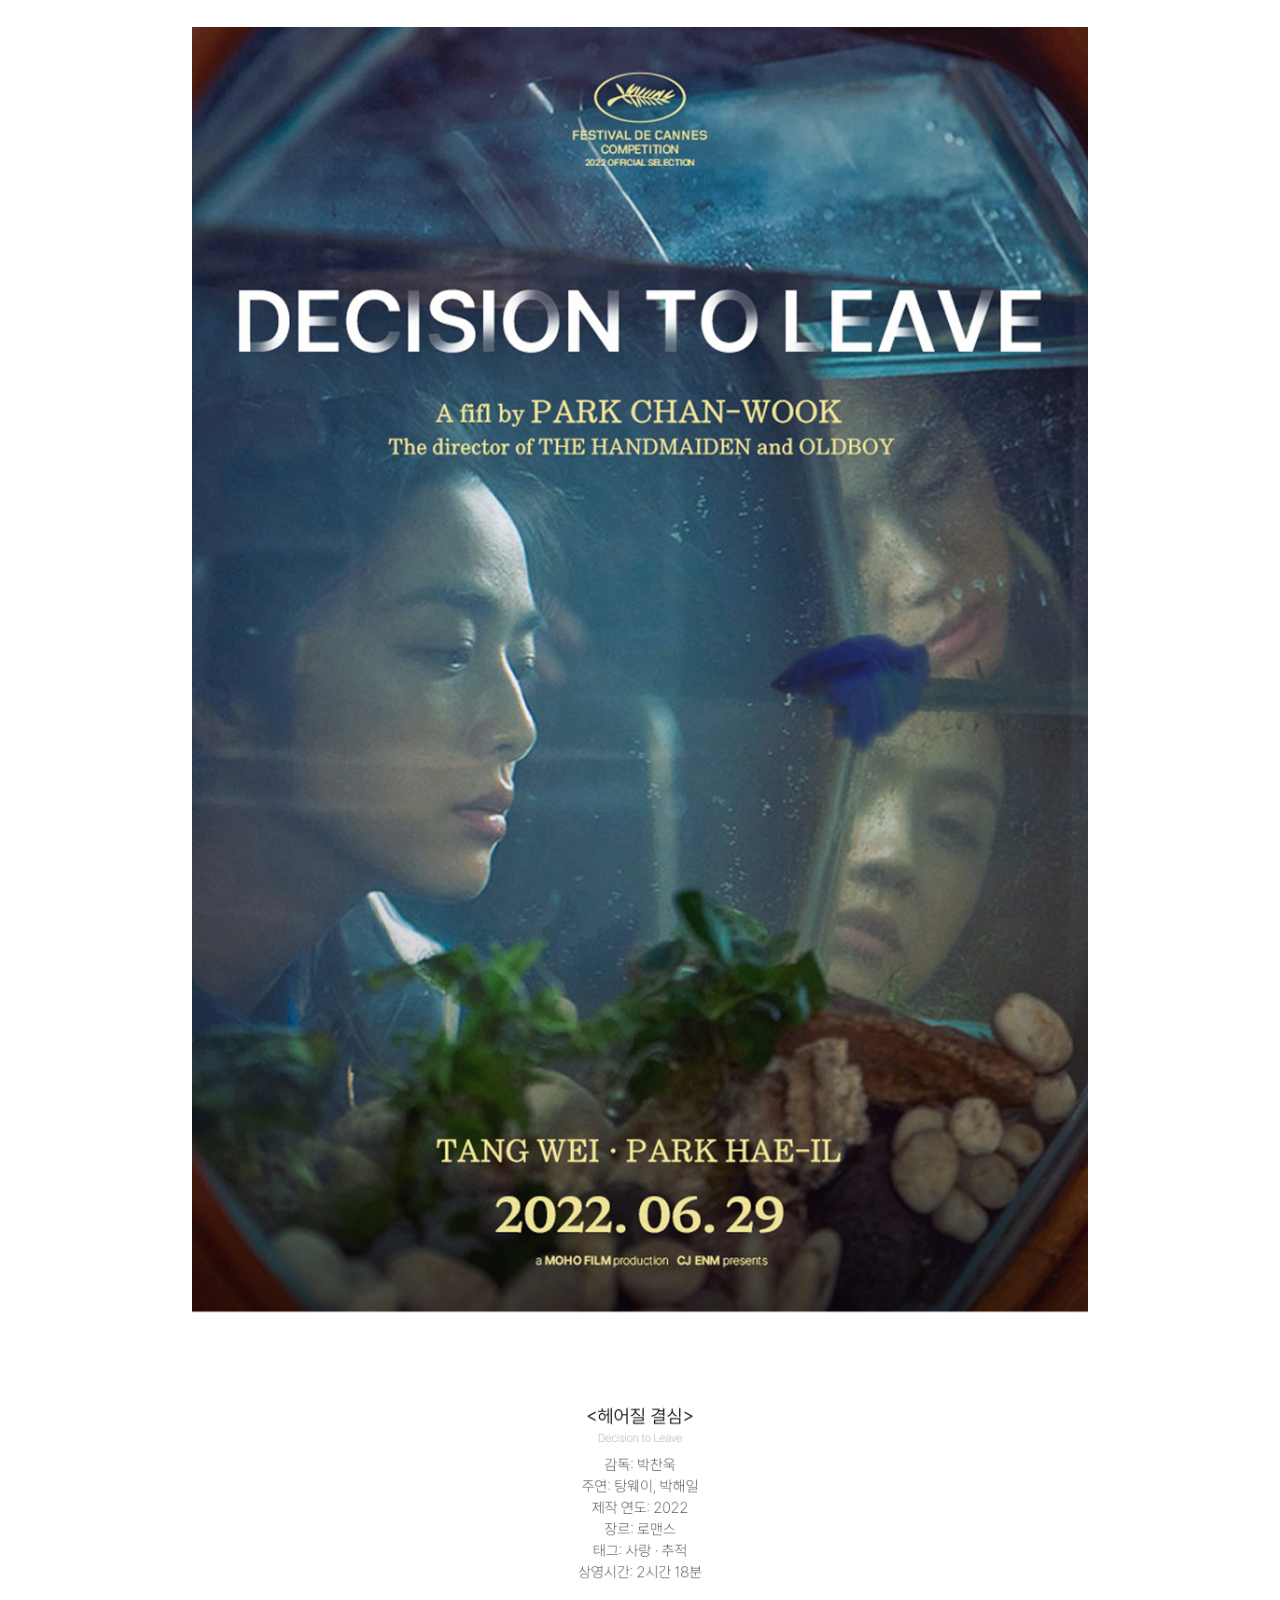
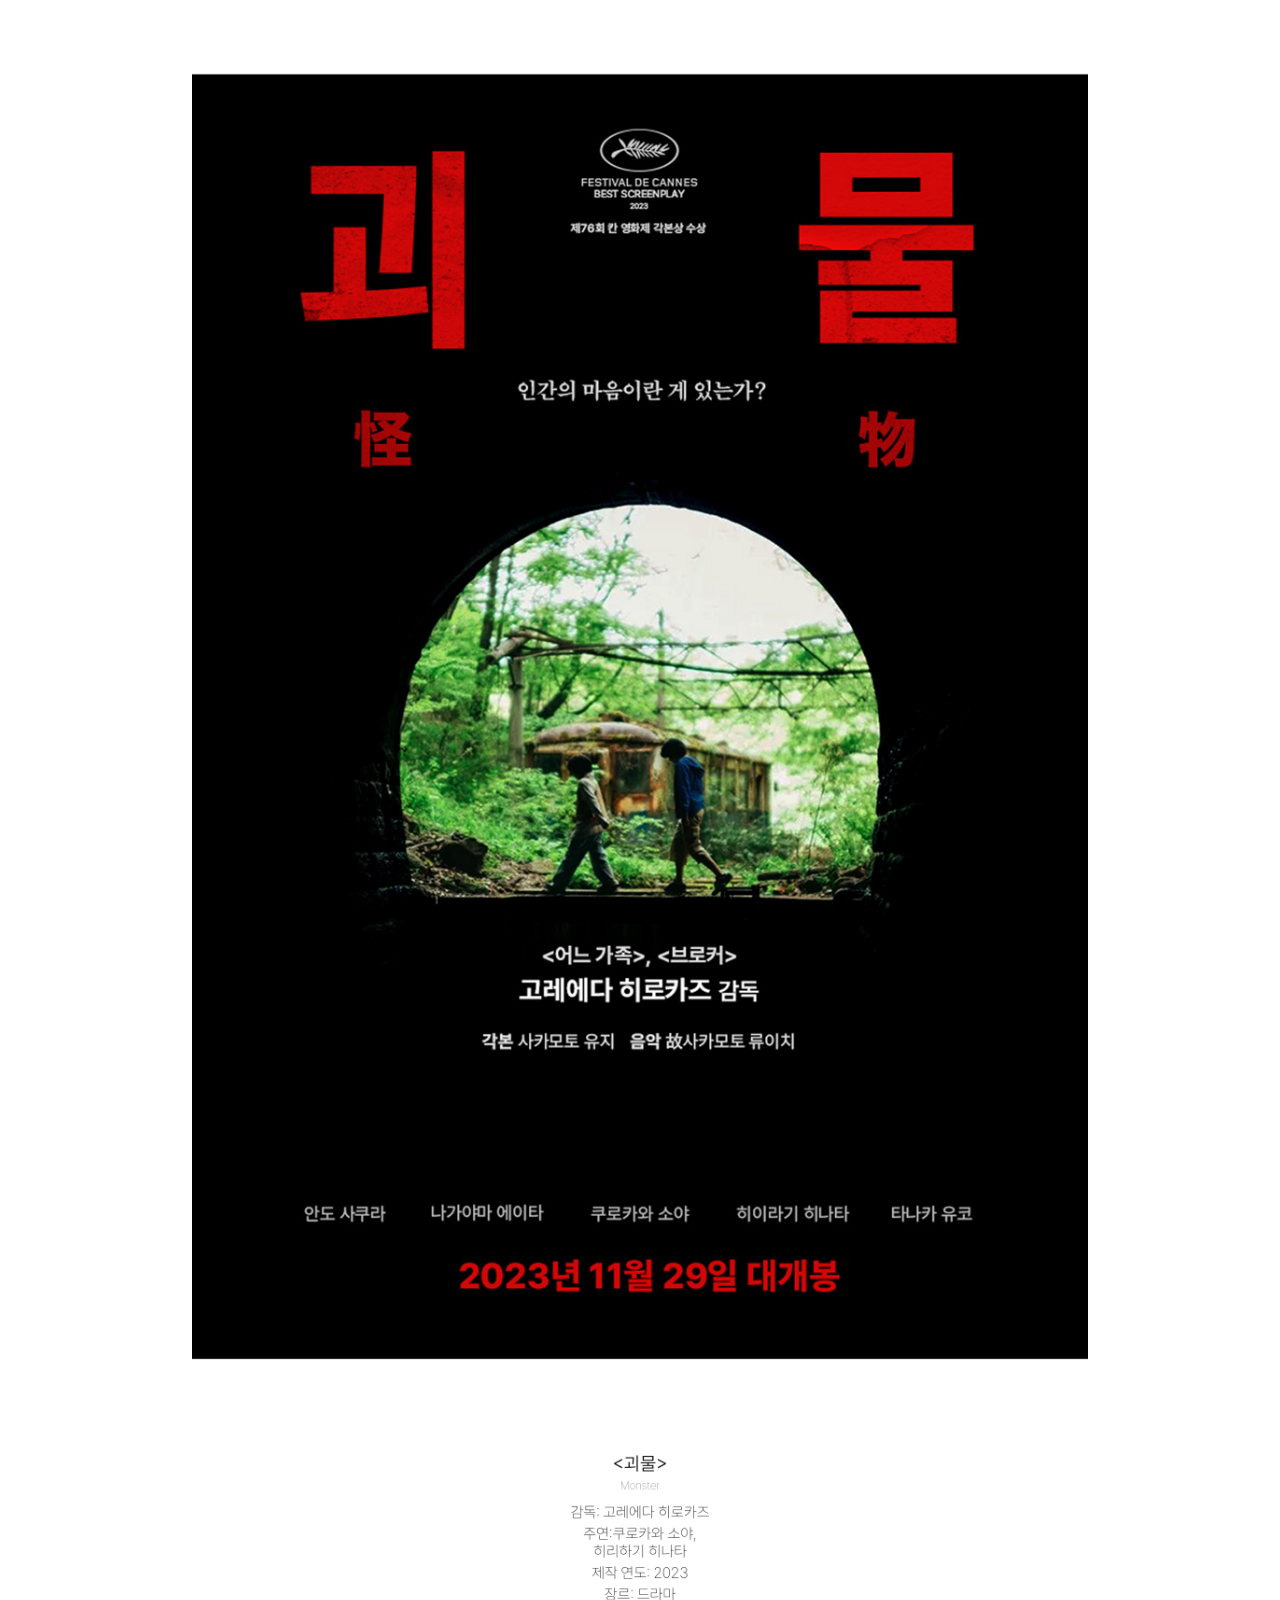
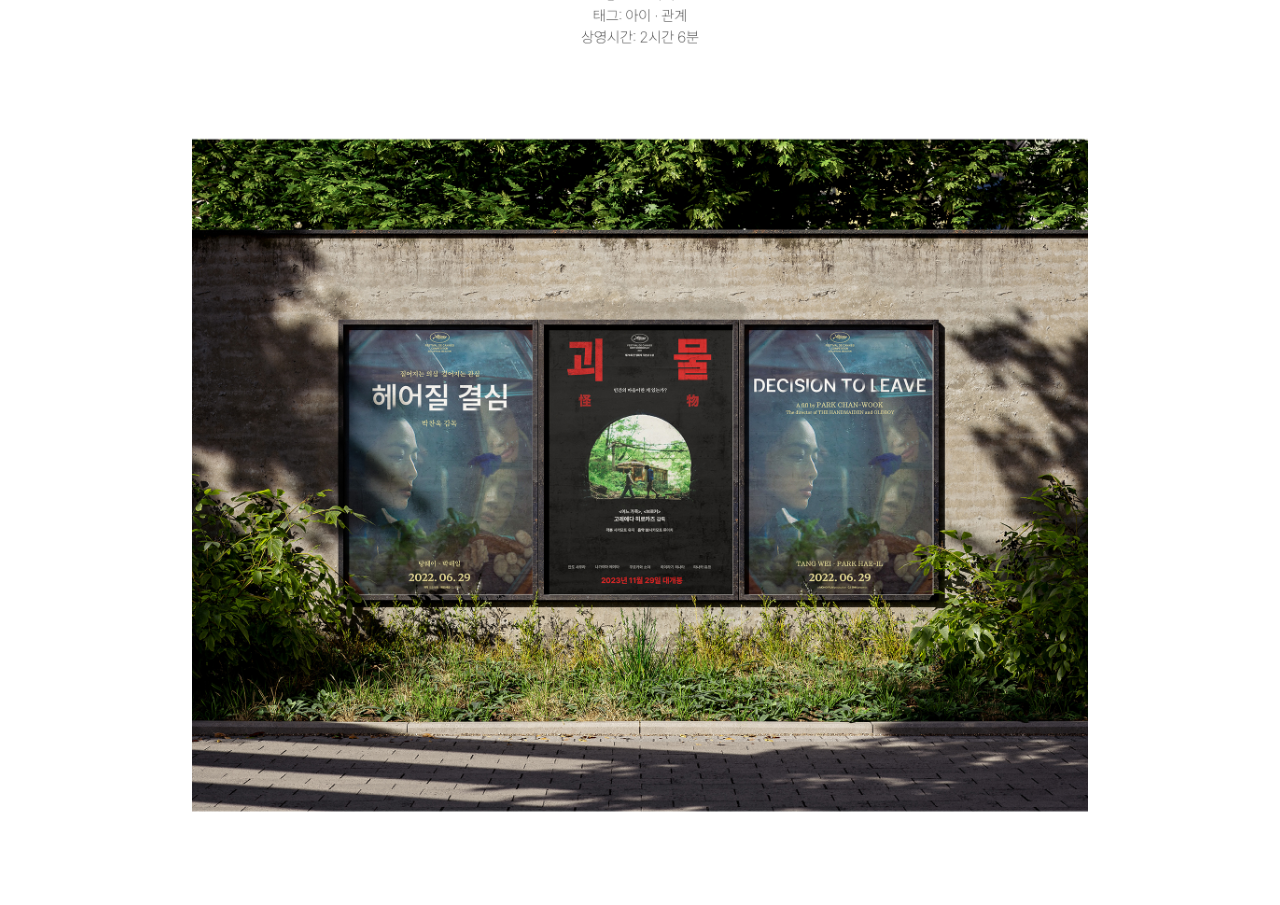
<file: project/movie.html>
<!DOCTYPE html>
<html lang="en">
<head>
    <meta charset="UTF-8">
    <title>영화 포스터 리디자인</title>
    <style>
        @keyframes view_on {
            0% { background: rgba(0,0,0,0.5); }
            50% { background: #808080; }
            100% { background: rgba(0,0,0,0.5); }
        }
        html { scroll-behavior: smooth; }
        body { margin: 0; padding: 0; overflow-x: hidden; background: #fff; min-width: 320px; }
        #wrap { width: 70%; margin: 0 auto; }
        img { display: block; width: 100%; margin: 0 auto; }
        .btn { position: fixed; right: 15%; bottom: 0; transform: translateX(60px); }
        .btn a { text-decoration: none; color: #fff; display: block; width: 60px; padding: 20px 0; text-align: center; }
        .btn a.view { background: rgba(0,0,0,0.5); font-size: 14px; animation: view_on 3s infinite; }
        .btn a.gotop { background: rgba(0,0,0,1); }
    </style>
</head>

<body>
    <a name="top"></a>
    <div id="wrap">
        <img src="../images/project/movie.jpg"></a>
    </div>
</body>
</html>
</file>
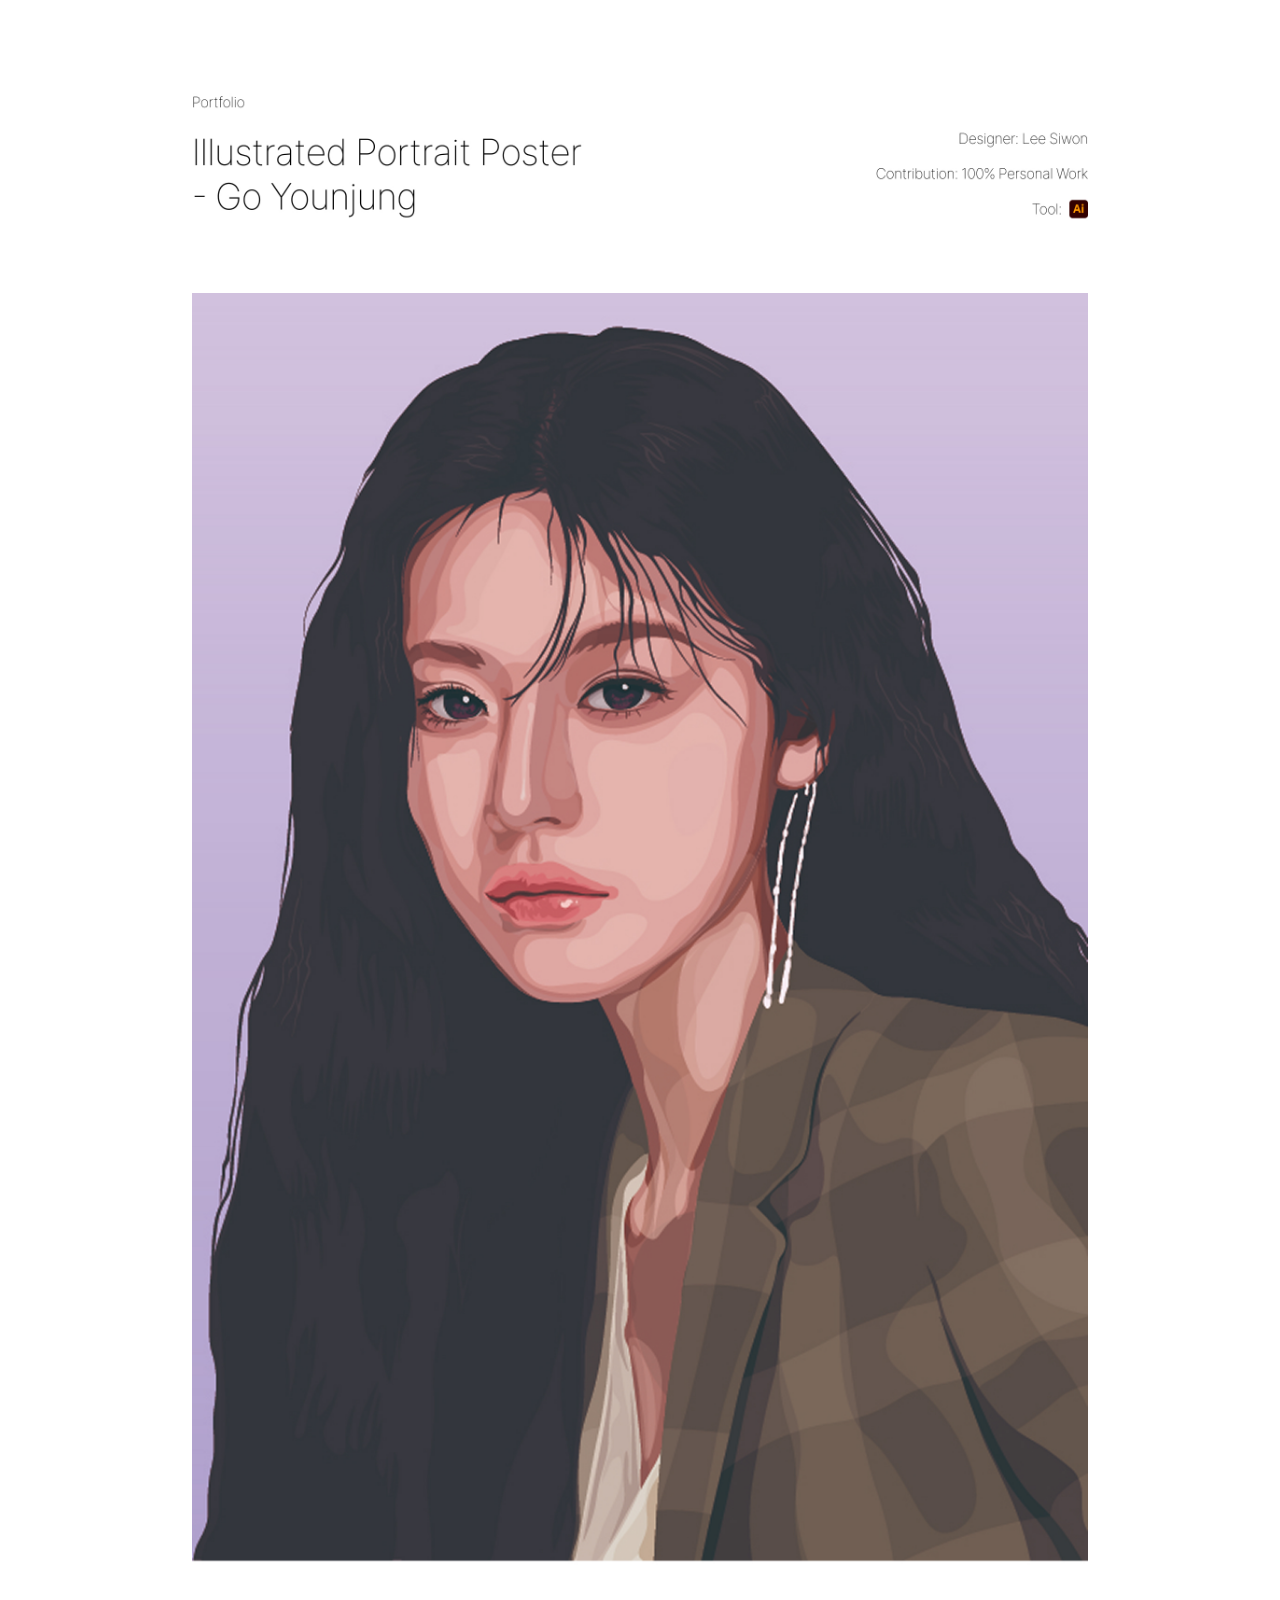
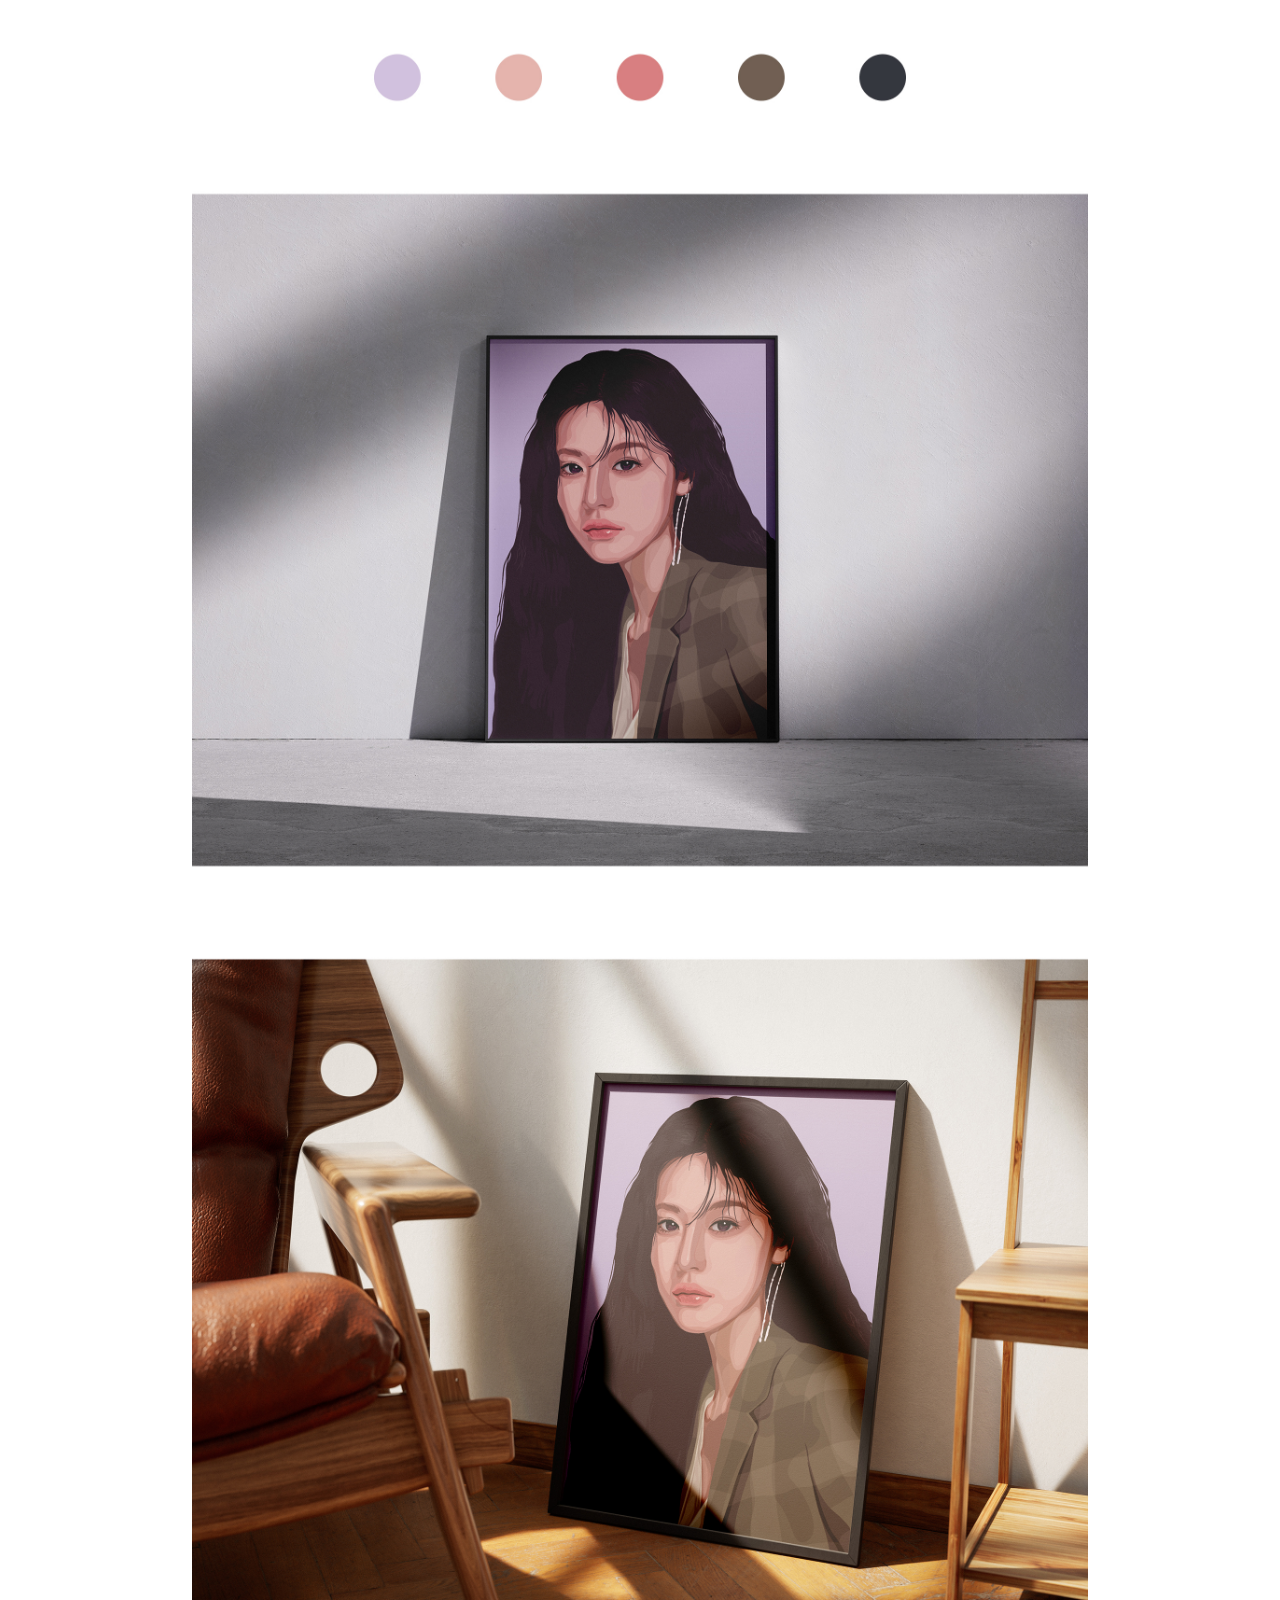
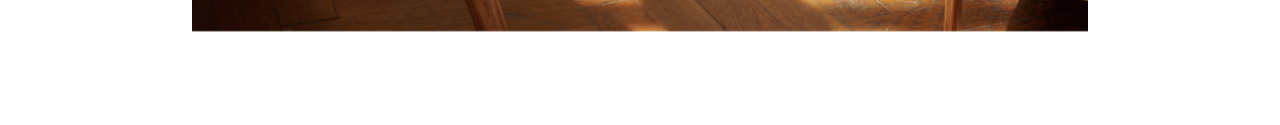
<file: project/portrait.html>
<!DOCTYPE html>
<html lang="en">
<head>
    <meta charset="UTF-8">
    <title>인물 일러스트레이션 포스터</title>
    <style>
        @keyframes view_on {
            0% { background: rgba(0,0,0,0.5); }
            50% { background: #808080; }
            100% { background: rgba(0,0,0,0.5); }
        }
        html { scroll-behavior: smooth; }
        body { margin: 0; padding: 0; overflow-x: hidden; background: #fff; min-width: 320px; }
        #wrap { width: 70%; margin: 0 auto; }
        img { display: block; width: 100%; }
        .btn { position: fixed; right: 15%; bottom: 0; transform: translateX(60px); }
        .btn a { text-decoration: none; color: #fff; display: block; width: 60px; padding: 20px 0; text-align: center; }
        .btn a.view { background: rgba(0,0,0,0.5); font-size: 14px; animation: view_on 3s infinite; }
        .btn a.gotop { background: rgba(0,0,0,1); }
    </style>
</head>

<body>
    <a name="top"></a>
    <div id="wrap">
        <img src="../images/project/portrait.jpg"></a>
    </div>
</body>
</html>
</file>
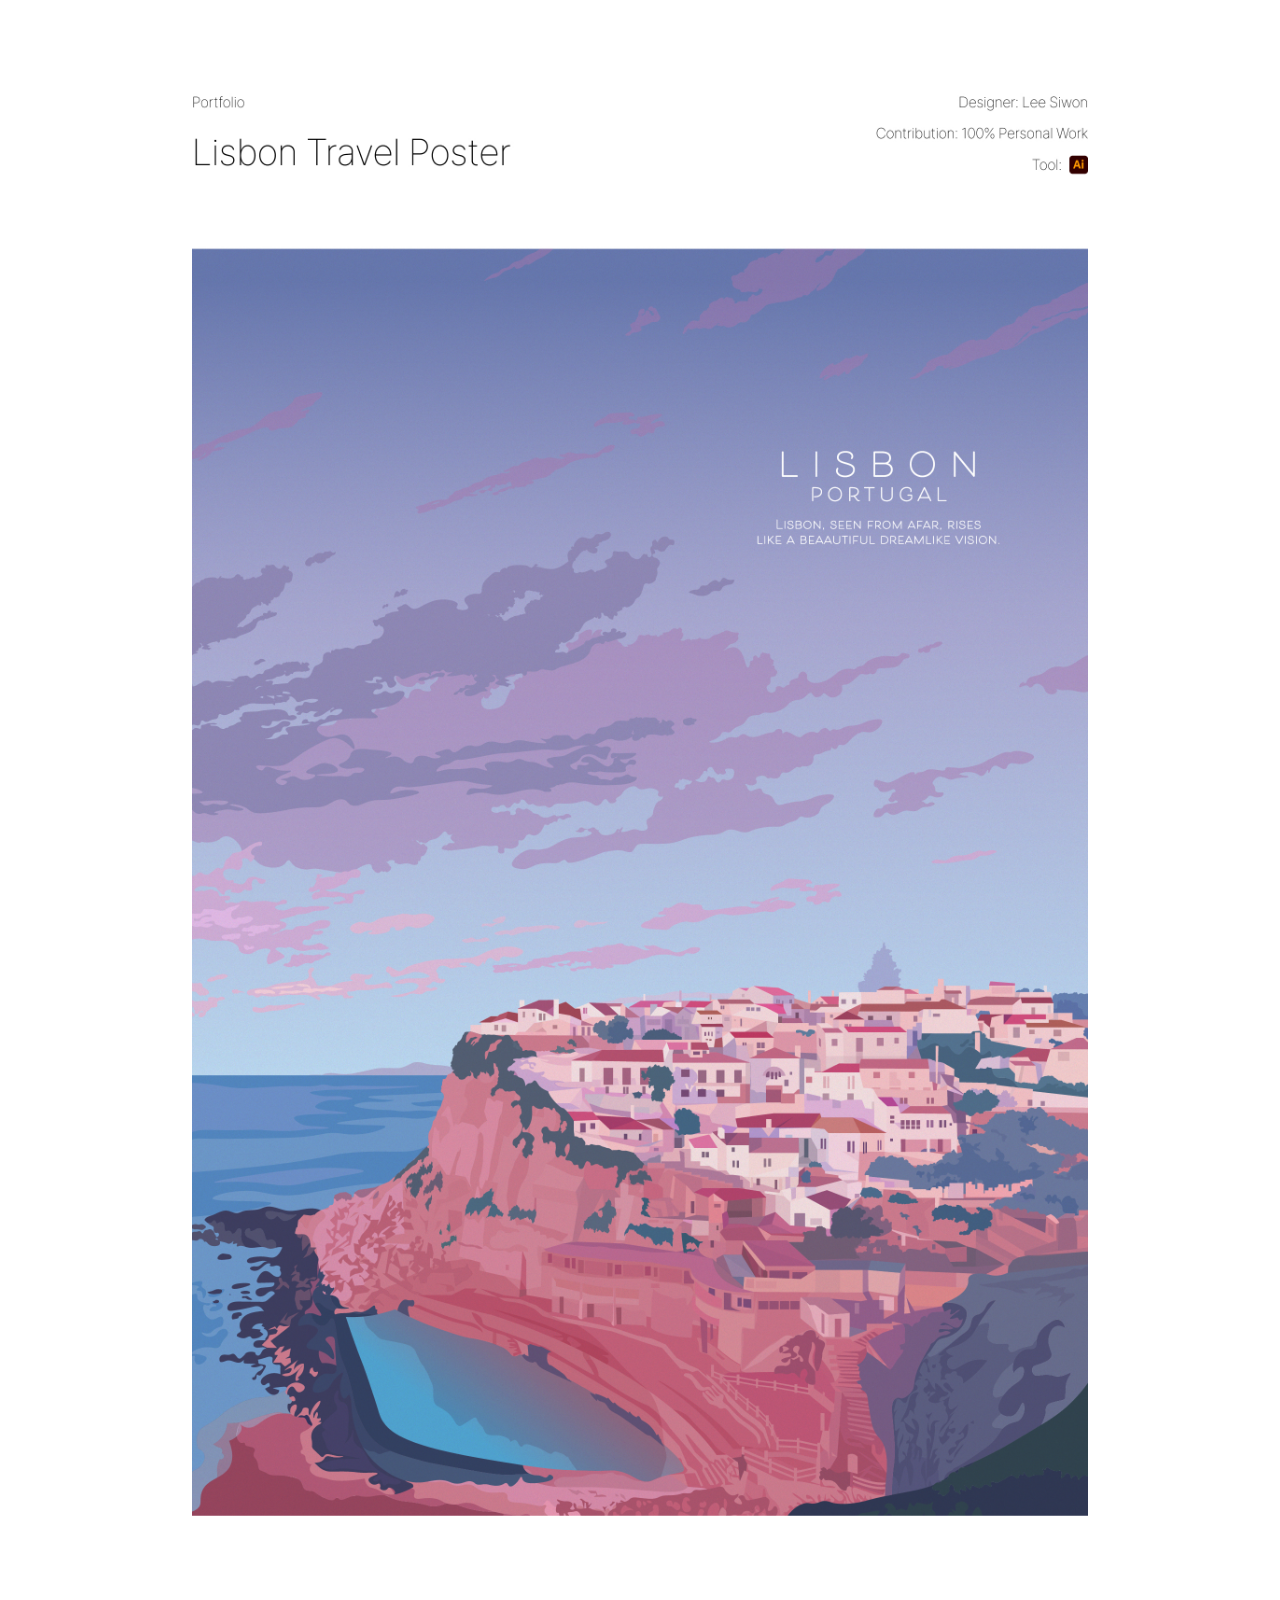
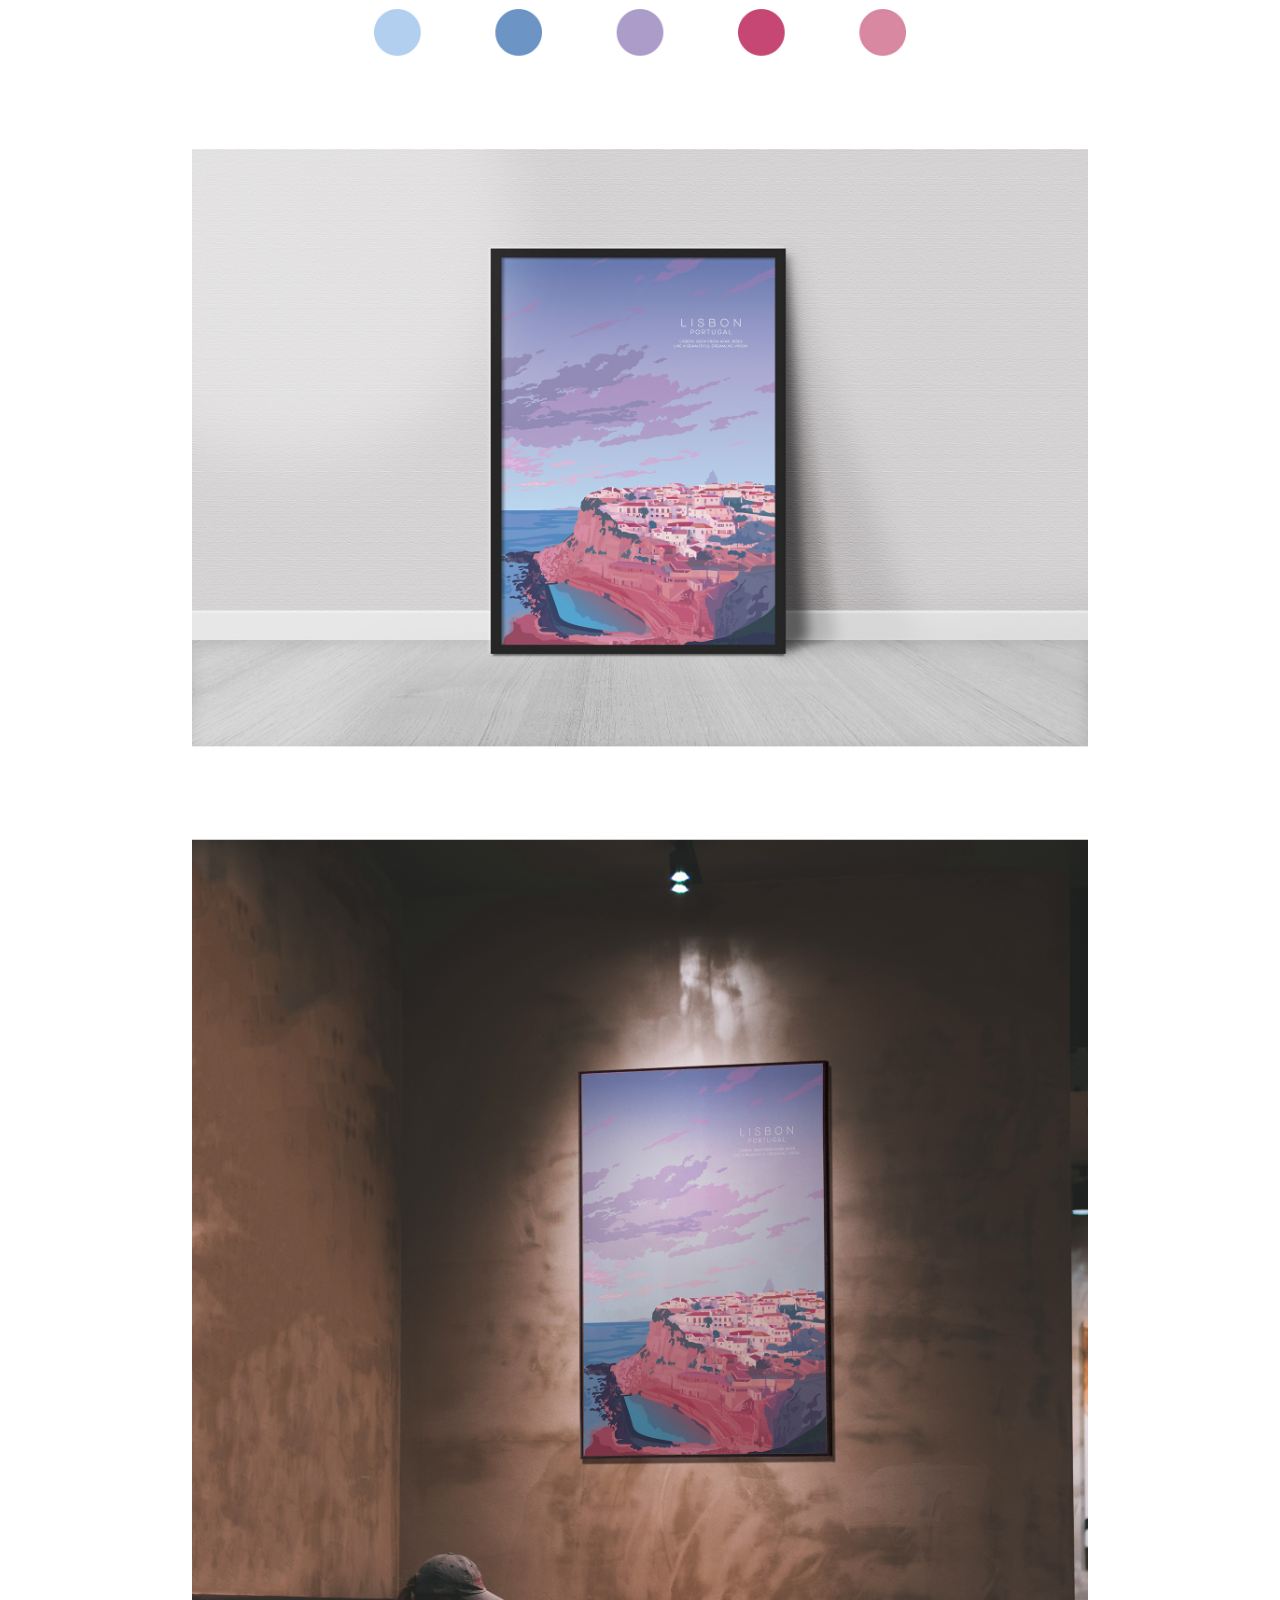
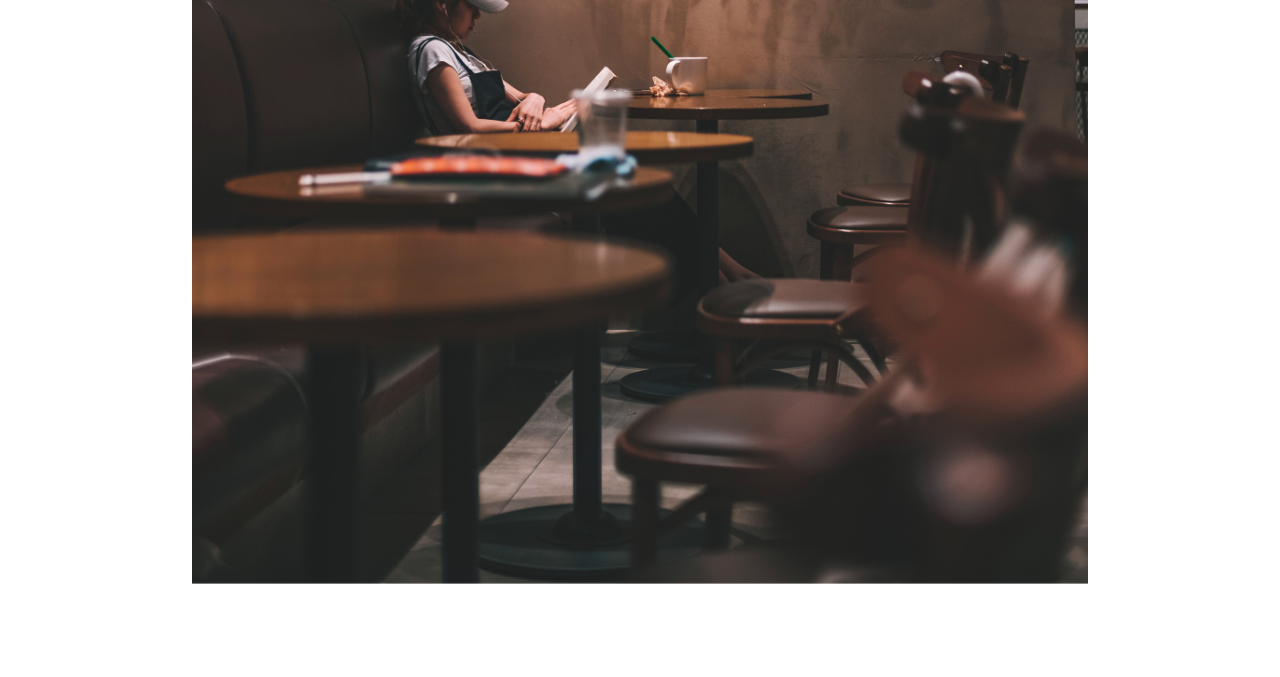
<file: project/travel.html>
<!DOCTYPE html>
<html lang="en">
<head>
    <meta charset="UTF-8">
    <title>A.P.C. 반응형 웹 리디자인</title>
    <style>
        @keyframes view_on {
            0% { background: rgba(0,0,0,0.5); }
            50% { background: #808080; }
            100% { background: rgba(0,0,0,0.5); }
        }
        html { scroll-behavior: smooth; }
        body { margin: 0; padding: 0; overflow-x: hidden; background: #fff; min-width: 320px; }
        #wrap { width: 70%; margin: 0 auto; }
        img { display: block; width: 100%; }
        .btn { position: fixed; right: 15%; bottom: 0; transform: translateX(60px); }
        .btn a { text-decoration: none; color: #fff; display: block; width: 60px; padding: 20px 0; text-align: center; }
        .btn a.view { background: rgba(0,0,0,0.5); font-size: 14px; animation: view_on 3s infinite; }
        .btn a.gotop { background: rgba(0,0,0,1); }
    </style>
</head>

<body>
    <a name="top"></a>
    <div id="wrap">
        <img src="../images/project/travel.jpg"></a>
    </div>
</body>
</html>
</file>
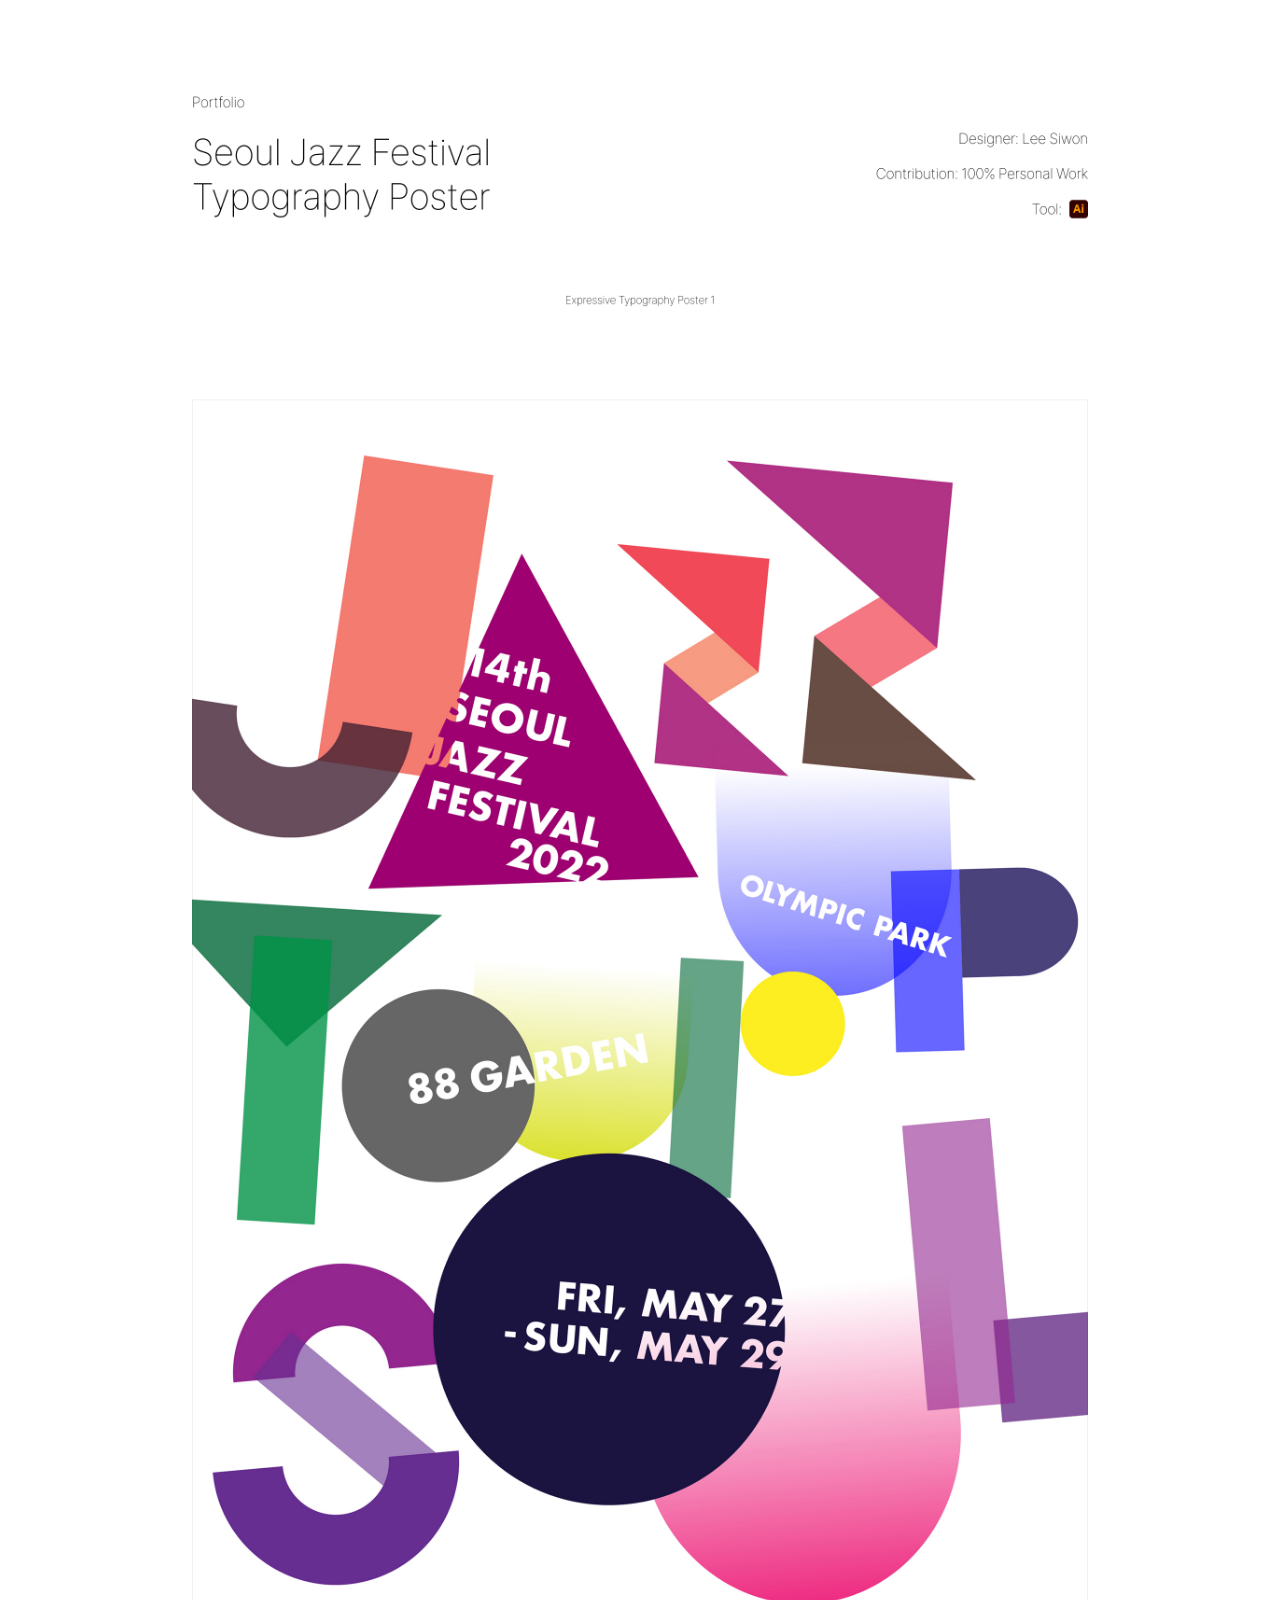
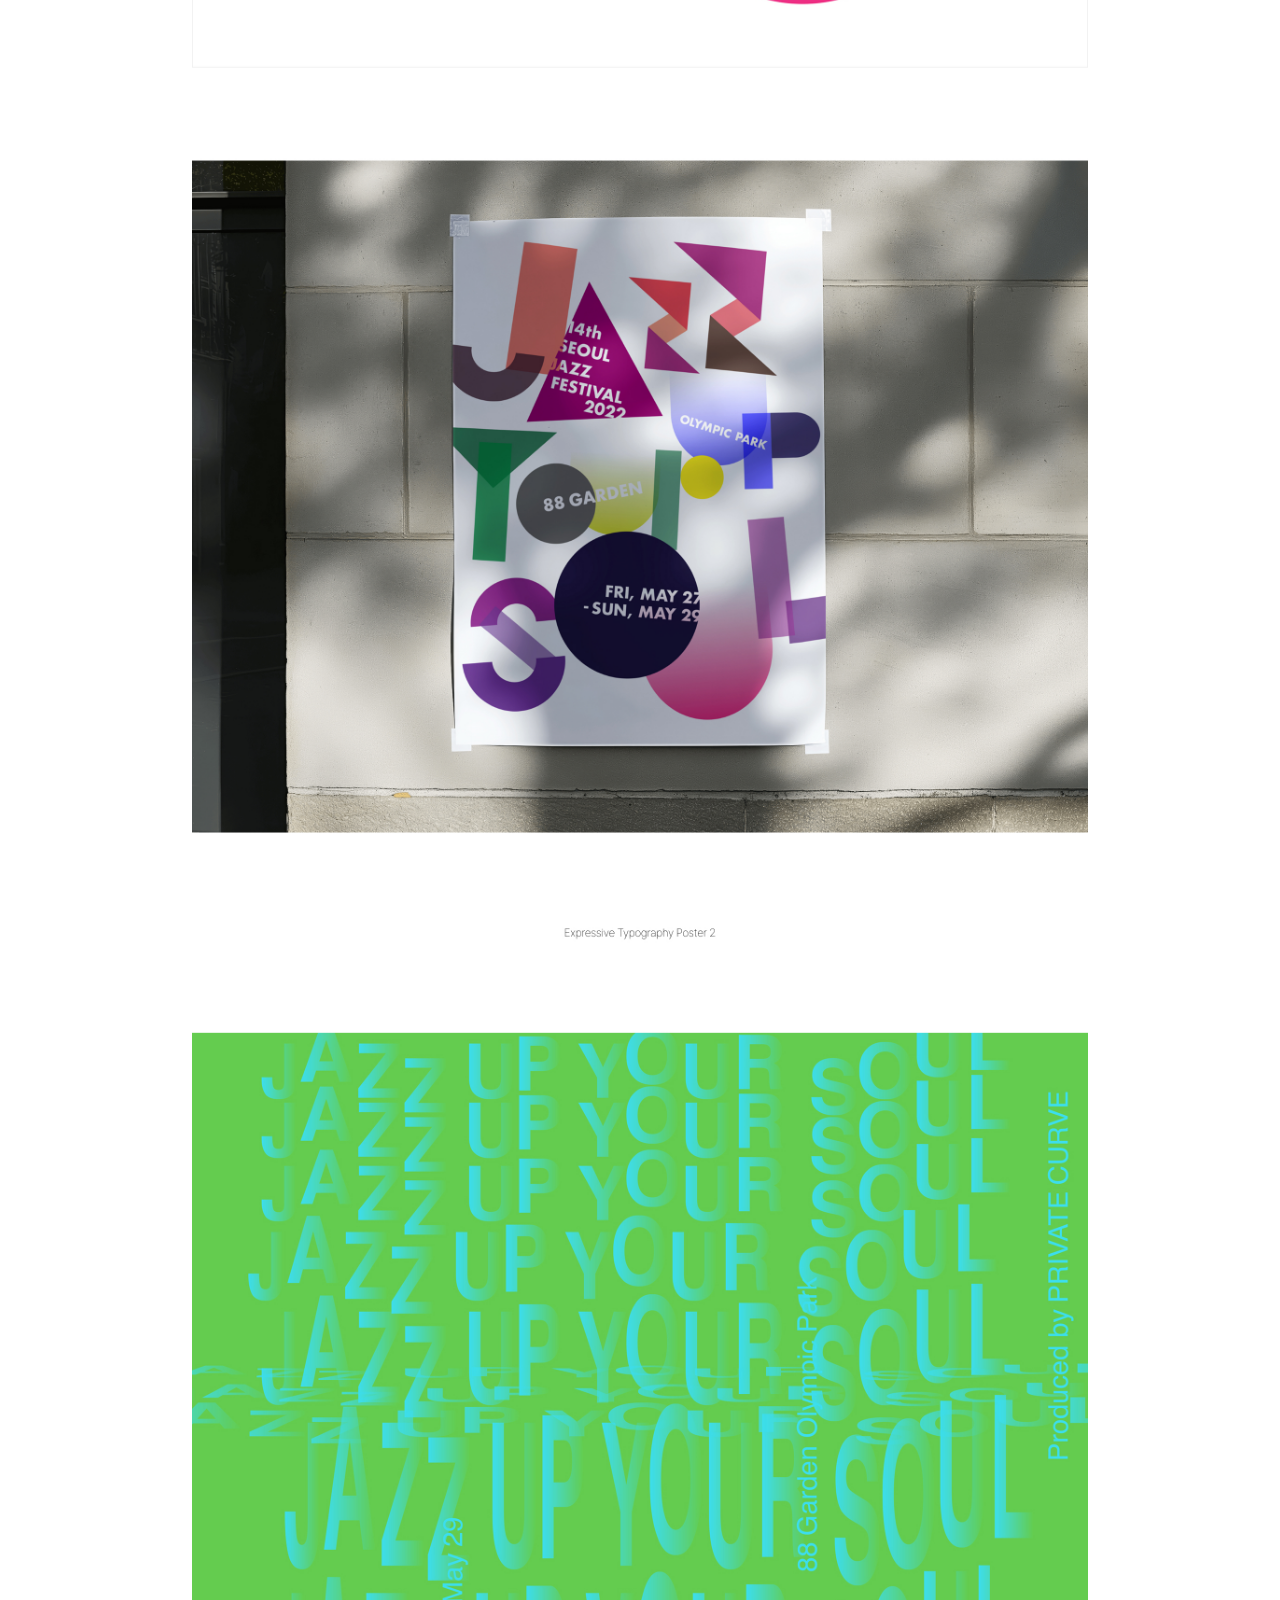
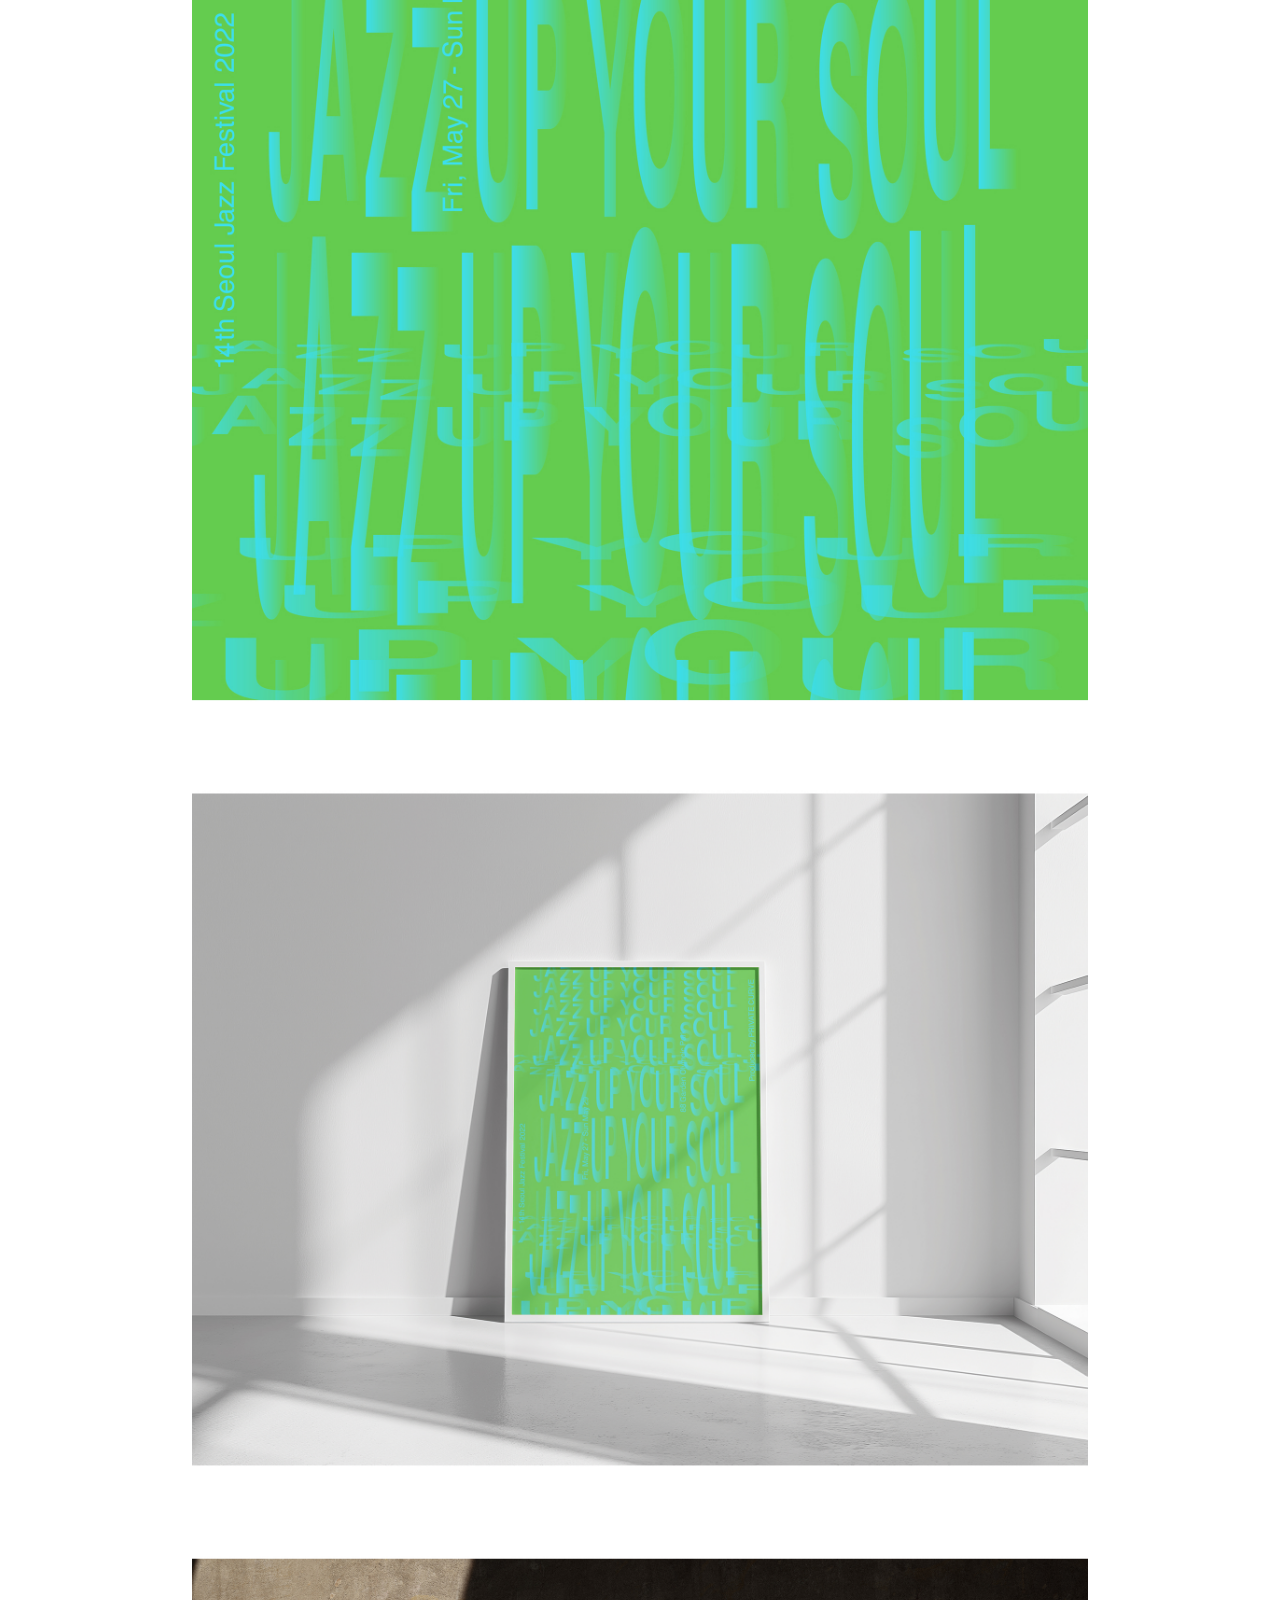
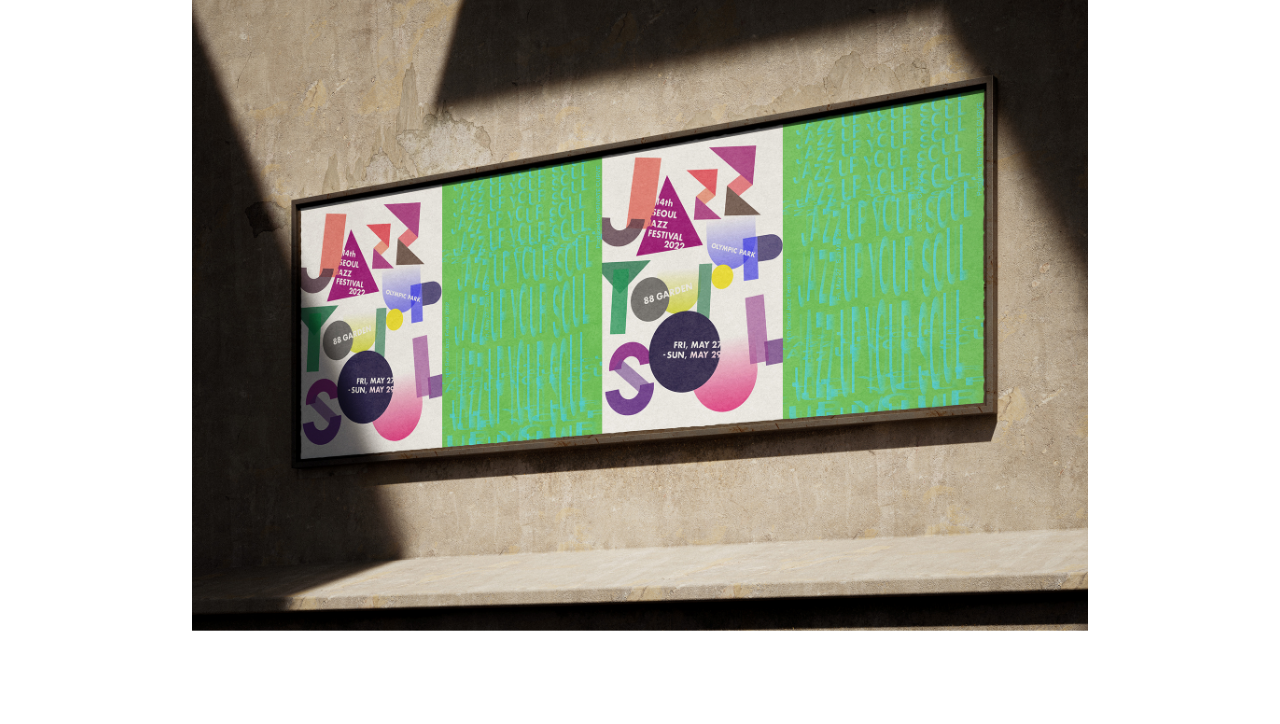
<file: project/typography.html>
<!DOCTYPE html>
<html lang="en">
<head>
    <meta charset="UTF-8">
    <title>표현적 타이포그래피 포스터</title>
    <style>
        @keyframes view_on {
            0% { background: rgba(0,0,0,0.5); }
            50% { background: #808080; }
            100% { background: rgba(0,0,0,0.5); }
        }
        html { scroll-behavior: smooth; }
        body { margin: 0; padding: 0; overflow-x: hidden; background: #fff; min-width: 320px; }
        #wrap { width: 70%; margin: 0 auto; }
        img { display: block; width: 100%; }
        .btn { position: fixed; right: 15%; bottom: 0; transform: translateX(60px); }
        .btn a { text-decoration: none; color: #fff; display: block; width: 60px; padding: 20px 0; text-align: center; }
        .btn a.view { background: rgba(0,0,0,0.5); font-size: 14px; animation: view_on 3s infinite; }
        .btn a.gotop { background: rgba(0,0,0,1); }
    </style>
</head>

<body>
    <a name="top"></a>
    <div id="wrap">
        <img src="../images/project/typography.jpg"></a>
    </div>
</body>
</html>
</file>
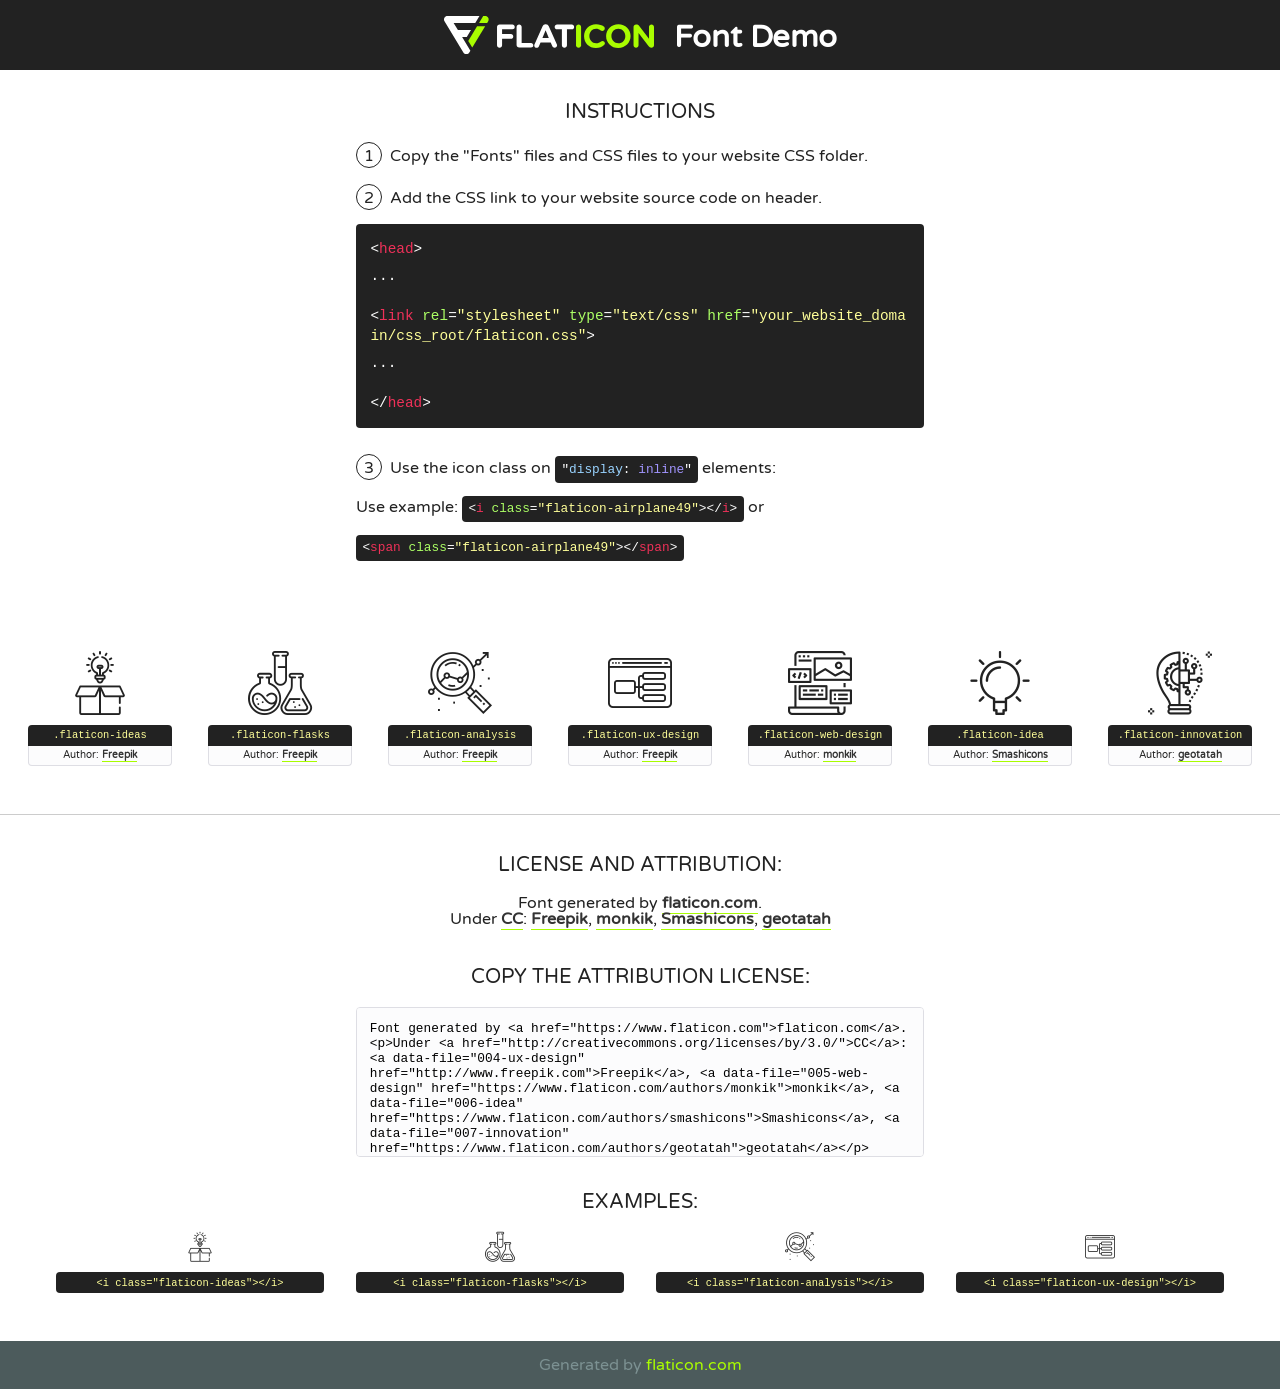
<file: fonts/flaticon/font/flaticon.html>
<!DOCTYPE html>
<!--
  Flaticon icon font: Flaticon
  Creation date: 20/03/2019 02:18
-->
<html>
<!DOCTYPE html>
<html>

<head>
    <title>Flaticon WebFont</title>
    <link href="http://fonts.googleapis.com/css?family=Varela+Round" rel="stylesheet" type="text/css" />
    <link rel="stylesheet" type="text/css" href="flaticon.css">
    <meta charset="UTF-8">
    <style>
    html, body, div, span, applet, object, iframe,
    h1, h2, h3, h4, h5, h6, p, blockquote, pre,
    a, abbr, acronym, address, big, cite, code,
    del, dfn, em, img, ins, kbd, q, s, samp,
    small, strike, strong, sub, sup, tt, var,
    b, u, i, center,
    dl, dt, dd, ol, ul, li,
    fieldset, form, label, legend,
    table, caption, tbody, tfoot, thead, tr, th, td,
    article, aside, canvas, details, embed, 
    figure, figcaption, footer, header, hgroup, 
    menu, nav, output, ruby, section, summary,
    time, mark, audio, video {
        margin: 0;
        padding: 0;
        border: 0;
        font-size: 100%;
        font: inherit;
        vertical-align: baseline;
    }
    /* HTML5 display-role reset for older browsers */
    article, aside, details, figcaption, figure, 
    footer, header, hgroup, menu, nav, section {
        display: block;
    }
    body {
        line-height: 1;
    }
    ol, ul {
        list-style: none;
    }
    blockquote, q {
        quotes: none;
    }
    blockquote:before, blockquote:after,
    q:before, q:after {
        content: '';
        content: none;
    }
    table {
        border-collapse: collapse;
        border-spacing: 0;
    }
    body {
        font-family: 'Varela Round', Helvetica, Arial, sans-serif;
        font-size: 16px;
        color: #222;
    }
    a {
        color: #333;
        border-bottom: 1px solid #a9fd00;
        font-weight: bold;
        text-decoration: none;
    }
    * {
        -moz-box-sizing: border-box;
        -webkit-box-sizing: border-box;
        box-sizing: border-box;
        margin: 0;
        padding: 0;
    }
    [class^="flaticon-"]:before, [class*=" flaticon-"]:before, [class^="flaticon-"]:after, [class*=" flaticon-"]:after {
        font-family: Flaticon;
        font-size: 30px;
        font-style: normal;
        margin-left: 20px;
        color: #333;
    }
    .wrapper {
        max-width: 600px;
        margin: auto;
        padding: 0 1em;
    }
    .title {
        font-size: 1.25em;
        text-align: center;
        margin-bottom: 1em;
        text-transform: uppercase;
    }
    header {
        text-align: center;
        background-color: #222;
        color: #fff;
        padding: 1em;
    }
    header .logo {
        width: 210px;
        height: 38px;
        display: inline-block;
        vertical-align: middle;
        margin-right: 1em;
        border: none;
    }
    header strong {
        font-size: 1.95em;
        font-weight: bold;
        vertical-align: middle;
        margin-top: 5px;
        display: inline-block;
    }
    .demo {
        margin: 2em auto;
        line-height: 1.25em;
    }
    .demo ul li {
        margin-bottom: 1em;
    }
    .demo ul li .num {
        color: #222;
        border-radius: 20px;
        display: inline-block;
        width: 26px;
        padding: 3px;
        height: 26px;
        text-align: center;
        margin-right: 0.5em;
        border: 1px solid #222;
    }
    .demo ul li code {
        background-color: #222;
        border-radius: 4px;
        padding: 0.25em 0.5em;
        display: inline-block;
        color: #fff;
        font-family: Consolas,Monaco,Lucida Console,Liberation Mono,DejaVu Sans Mono,Bitstream Vera Sans Mono,Courier New, monospace;
        font-weight: lighter;
        margin-top: 1em;
        font-size: 0.8em;
        word-break: break-all;
    }
    .demo ul li code.big {
        padding: 1em;
        font-size: 0.9em;
    }
    .demo ul li code .red {
        color: #EF3159;
    }
    .demo ul li code .green {
        color: #ACFF65;
    }
    .demo ul li code .yellow {
        color: #FFFF99;
    }
    .demo ul li code .blue {
        color: #99D3FF;
    }
    .demo ul li code .purple {
        color: #A295FF;
    }
    .demo ul li code .dots {
        margin-top: 0.5em;
        display: block;
    }
    #glyphs {
        border-bottom: 1px solid #ccc;
        padding: 2em 0;
        text-align: center;
    }
    .glyph {
        display: inline-block;
        width: 9em;
        margin: 1em;
        text-align: center;
        vertical-align: top;
        background: #FFF;
    }
    .glyph .glyph-icon {
        padding: 10px;
        display: block;
        font-family:"Flaticon";
        font-size: 64px;
        line-height: 1;
    }
    .glyph .glyph-icon:before {
        font-size: 64px;
        color: #222;
        margin-left: 0;
    }
    .class-name {
        font-size: 0.65em;
        background-color: #222;
        color: #fff;
        border-radius: 4px 4px 0 0;
        padding: 0.5em;
        color: #FFFF99;
        font-family: Consolas,Monaco,Lucida Console,Liberation Mono,DejaVu Sans Mono,Bitstream Vera Sans Mono,Courier New, monospace;
    }
    .author-name {
        font-size: 0.6em;
        background-color: #fcfcfd;
        border: 1px solid #DEDEE4;
        border-top: 0;
        border-radius: 0 0 4px 4px;
        padding: 0.5em;
    }
    .class-name:last-child {
        font-size: 10px;
        color:#888;
    }
    .class-name:last-child a {
        font-size: 10px;
        color:#555;
    }
    .class-name:last-child a:hover {
        color:#a9fd00;
    }
    .glyph > input {
        display: block;
        width: 100px;
        margin: 5px auto;
        text-align: center;
        font-size: 12px;
        cursor: text;
    }
    .glyph > input.icon-input {
        font-family:"Flaticon";
        font-size: 16px;
        margin-bottom: 10px;
    }
    .attribution .title {
        margin-top: 2em;
    }
    .attribution textarea {
        background-color: #fcfcfd;
        padding: 1em;
        border: none;
        box-shadow: none;
        border: 1px solid #DEDEE4;
        border-radius: 4px;
        resize: none;
        width: 100%;
        height: 150px;
        font-size: 0.8em;
        font-family: Consolas,Monaco,Lucida Console,Liberation Mono,DejaVu Sans Mono,Bitstream Vera Sans Mono,Courier New, monospace;
        -webkit-appearance: none;
    }
    .iconsuse {
        margin: 2em auto;
        text-align: center;
        max-width: 1200px;
    }
    .iconsuse:after {
        content: '';
        display: table;
        clear: both;
    }
    .iconsuse .image {
        float: left;
        width: 25%;
        padding: 0 1em;
    }
    .iconsuse .image p {
        margin-bottom: 1em;
    }
    .iconsuse .image span {
        display: block;
        font-size: 0.65em;
        background-color: #222;
        color: #fff;
        border-radius: 4px;
        padding: 0.5em;
        color: #FFFF99;
        margin-top: 1em;
        font-family: Consolas,Monaco,Lucida Console,Liberation Mono,DejaVu Sans Mono,Bitstream Vera Sans Mono,Courier New, monospace;
    }
    #footer {
        text-align: center;
        background-color: #4C5B5C;
        color: #7c9192;
        padding: 1em;
    }
    #footer a {
        border: none;
        color: #a9fd00;
        font-weight: normal;
    }
    @media (max-width: 960px) {
        .iconsuse .image {
            width: 50%;
        }
    }
    @media (max-width: 560px) {
        .iconsuse .image {
            width: 100%;
        }
    }
    </style>
</head>

<body class="characters-off">

    <header>
        <a href="https://www.flaticon.com" target="_blank" class="logo">
            <svg version="1.1" xmlns="http://www.w3.org/2000/svg" xmlns:xlink="http://www.w3.org/1999/xlink" xmlns:a="http://ns.adobe.com/AdobeSVGViewerExtensions/3.0/" viewBox="0 0 560.875 102.036" enable-background="new 0 0 560.875 102.036" xml:space="preserve">
                <defs>
                </defs>
                <g>
                    <g class="letters">
                        <path fill="#ffffff" d="M141.596,29.675c0-3.777,2.985-6.767,6.764-6.767h34.438c3.426,0,6.15,2.728,6.15,6.15
                        c0,3.43-2.724,6.149-6.15,6.149h-27.674v13.091h23.719c3.429,0,6.151,2.724,6.151,6.15c0,3.43-2.723,6.149-6.151,6.149h-23.719
                        v17.574c0,3.773-2.986,6.761-6.764,6.761c-3.779,0-6.764-2.989-6.764-6.761V29.675z"></path>
                        <path fill="#ffffff" d="M193.844,29.149c0-3.781,2.985-6.767,6.764-6.767c3.776,0,6.763,2.985,6.763,6.767v42.957h25.039
                        c3.426,0,6.149,2.726,6.149,6.153c0,3.425-2.723,6.15-6.149,6.15h-31.802c-3.779,0-6.764-2.986-6.764-6.768V29.149z"></path>
                        <path fill="#ffffff" d="M241.891,75.71l21.438-48.407c1.492-3.341,4.215-5.357,7.906-5.357h0.792
                        c3.686,0,6.323,2.017,7.815,5.357l21.439,48.407c0.436,0.967,0.701,1.845,0.701,2.723c0,3.602-2.809,6.501-6.414,6.501
                        c-3.161,0-5.269-1.845-6.499-4.655l-4.132-9.661h-27.059l-4.301,10.102c-1.144,2.631-3.426,4.214-6.237,4.214
                        c-3.517,0-6.24-2.81-6.24-6.325C241.1,77.64,241.451,76.677,241.891,75.71z M279.932,58.666l-8.521-20.297l-8.526,20.297H279.932
                        z"></path>
                        <path fill="#ffffff" d="M314.864,35.387H301.86c-3.429,0-6.239-2.813-6.239-6.238c0-3.429,2.811-6.24,6.239-6.24h39.533
                        c3.426,0,6.237,2.811,6.237,6.24c0,3.425-2.811,6.238-6.237,6.238h-13.001v42.785c0,3.773-2.99,6.761-6.764,6.761
                        c-3.779,0-6.764-2.989-6.764-6.761V35.387z"></path>
                        <path fill="#A9FD00" d="M352.615,29.149c0-3.781,2.985-6.767,6.767-6.767c3.774,0,6.761,2.985,6.761,6.767v49.024
                        c0,3.773-2.987,6.761-6.761,6.761c-3.781,0-6.767-2.989-6.767-6.761V29.149z"></path>
                        <path fill="#A9FD00" d="M374.132,53.836v-0.179c0-17.481,13.178-31.801,32.065-31.801c9.22,0,15.459,2.458,20.557,6.238
                        c1.402,1.054,2.637,2.985,2.637,5.357c0,3.692-2.985,6.59-6.681,6.59c-1.845,0-3.071-0.702-4.044-1.319
                        c-3.776-2.813-7.729-4.393-12.562-4.393c-10.364,0-17.831,8.611-17.831,19.154v0.173c0,10.542,7.291,19.329,17.831,19.329
                        c5.715,0,9.492-1.756,13.359-4.834c1.049-0.874,2.458-1.491,4.039-1.491c3.429,0,6.325,2.813,6.325,6.236
                        c0,2.106-1.056,3.78-2.282,4.834c-5.539,4.834-12.036,7.733-21.878,7.733C387.572,85.464,374.132,71.493,374.132,53.836z"></path>
                        <path fill="#A9FD00" d="M433.009,53.836v-0.179c0-17.481,13.79-31.801,32.766-31.801c18.981,0,32.592,14.143,32.592,31.628v0.173
                        c0,17.483-13.785,31.807-32.769,31.807C446.625,85.464,433.009,71.32,433.009,53.836z M484.224,53.836v-0.179
                        c0-10.539-7.725-19.326-18.626-19.326c-10.893,0-18.449,8.611-18.449,19.154v0.173c0,10.542,7.73,19.329,18.626,19.329
                        C476.676,72.986,484.224,64.378,484.224,53.836z"></path>
                        <path fill="#A9FD00" d="M506.233,29.321c0-3.774,2.99-6.763,6.767-6.763h1.401c3.252,0,5.183,1.583,7.029,3.953l26.093,34.265
                        V29.059c0-3.692,2.99-6.677,6.681-6.677c3.683,0,6.671,2.985,6.671,6.677v48.934c0,3.78-2.987,6.765-6.764,6.765h-0.436
                        c-3.257,0-5.188-1.581-7.034-3.953l-27.056-35.492v32.944c0,3.687-2.985,6.676-6.678,6.676c-3.683,0-6.673-2.989-6.673-6.676
                        V29.321z"></path>
                    </g>
                    <g class="insignia">
                        <path fill="#ffffff" d="M48.372,56.137h12.517l11.156-18.537H37.186L25.688,18.539h57.825L94.668,0H9.271
                        C5.925,0,2.842,1.801,1.198,4.716c-1.644,2.907-1.593,6.482,0.134,9.343l50.38,83.501c1.678,2.781,4.689,4.476,7.938,4.476
                        c3.246,0,6.257-1.695,7.935-4.476l2.898-4.804L48.372,56.137z"></path>
                        <g class="i">
                            <path fill="#A9FD00" d="M93.575,18.539h0.031v0.004l21.652,0.004l2.705-4.488c1.727-2.861,1.778-6.436,0.133-9.343
                            C116.454,1.801,113.371,0,110.026,0h-5.294L93.575,18.539z"></path>
                            <polygon fill="#A9FD00" points="88.291,27.356 64.725,66.486 75.519,84.404 109.942,27.356"></polygon>
                        </g>
                    </g>
                </g>
            </svg>
        </a>
        <strong>Font Demo</strong>
    </header>


    <section class="demo wrapper">

        <p class="title">Instructions</p>

        <ul>
            <li>
                <span class="num">1</span>Copy the "Fonts" files and CSS files to your website CSS folder.
            </li>
            <li>
                <span class="num">2</span>Add the CSS link to your website source code on header.
                <code class="big">
                    &lt;<span class="red">head</span>&gt;
                    <br/><span class="dots">...</span>
                    <br/>&lt;<span class="red">link</span> <span class="green">rel</span>=<span class="yellow">"stylesheet"</span> <span class="green">type</span>=<span class="yellow">"text/css"</span> <span class="green">href</span>=<span class="yellow">"your_website_domain/css_root/flaticon.css"</span>&gt;
                    <br/><span class="dots">...</span>
                    <br/>&lt;/<span class="red">head</span>&gt;
                </code>
            </li>

            <li>
                <p>
                    <span class="num">3</span>Use the icon class on <code>"<span class="blue">display</span>:<span class="purple"> inline</span>"</code> elements:
                    <br />
                    Use example: <code>&lt;<span class="red">i</span> <span class="green">class</span>=<span class="yellow">&quot;flaticon-airplane49&quot;</span>&gt;&lt;/<span class="red">i</span>&gt;</code> or <code>&lt;<span class="red">span</span> <span class="green">class</span>=<span class="yellow">&quot;flaticon-airplane49&quot;</span>&gt;&lt;/<span class="red">span</span>&gt;</code>
            </li>
        </ul>

    </section>




   <section id="glyphs">          
    
      
        <div class="glyph"><div class="glyph-icon flaticon-ideas"></div>
            <div class="class-name">.flaticon-ideas</div>
            <div class="author-name">Author: <a data-file="001-ideas" href="http://www.freepik.com">Freepik</a> </div> 
        </div>        
        
        <div class="glyph"><div class="glyph-icon flaticon-flasks"></div>
            <div class="class-name">.flaticon-flasks</div>
            <div class="author-name">Author: <a data-file="002-flasks" href="http://www.freepik.com">Freepik</a> </div> 
        </div>        
        
        <div class="glyph"><div class="glyph-icon flaticon-analysis"></div>
            <div class="class-name">.flaticon-analysis</div>
            <div class="author-name">Author: <a data-file="003-analysis" href="http://www.freepik.com">Freepik</a> </div> 
        </div>        
        
        <div class="glyph"><div class="glyph-icon flaticon-ux-design"></div>
            <div class="class-name">.flaticon-ux-design</div>
            <div class="author-name">Author: <a data-file="004-ux-design" href="http://www.freepik.com">Freepik</a> </div> 
        </div>        
        
        <div class="glyph"><div class="glyph-icon flaticon-web-design"></div>
            <div class="class-name">.flaticon-web-design</div>
            <div class="author-name">Author: <a data-file="005-web-design" href="https://www.flaticon.com/authors/monkik">monkik</a> </div> 
        </div>        
        
        <div class="glyph"><div class="glyph-icon flaticon-idea"></div>
            <div class="class-name">.flaticon-idea</div>
            <div class="author-name">Author: <a data-file="006-idea" href="https://www.flaticon.com/authors/smashicons">Smashicons</a> </div> 
        </div>        
        
        <div class="glyph"><div class="glyph-icon flaticon-innovation"></div>
            <div class="class-name">.flaticon-innovation</div>
            <div class="author-name">Author: <a data-file="007-innovation" href="https://www.flaticon.com/authors/geotatah">geotatah</a> </div> 
        </div>        
        

    </section>



    <section class="attribution wrapper"   style="text-align:center;">

      <div class="title">License and attribution:</div><div class="attrDiv">Font generated by <a href="https://www.flaticon.com">flaticon.com</a>. <div><p>Under <a href="http://creativecommons.org/licenses/by/3.0/">CC</a>: <a data-file="004-ux-design" href="http://www.freepik.com">Freepik</a>, <a data-file="005-web-design" href="https://www.flaticon.com/authors/monkik">monkik</a>, <a data-file="006-idea" href="https://www.flaticon.com/authors/smashicons">Smashicons</a>, <a data-file="007-innovation" href="https://www.flaticon.com/authors/geotatah">geotatah</a></p>  </div>
      </div>
      <div class="title">Copy the Attribution License:</div>

    <textarea onclick="this.focus();this.select();">Font generated by &lt;a href=&quot;https://www.flaticon.com&quot;&gt;flaticon.com&lt;/a&gt;. <p>Under <a href="http://creativecommons.org/licenses/by/3.0/">CC</a>: <a data-file="004-ux-design" href="http://www.freepik.com">Freepik</a>, <a data-file="005-web-design" href="https://www.flaticon.com/authors/monkik">monkik</a>, <a data-file="006-idea" href="https://www.flaticon.com/authors/smashicons">Smashicons</a>, <a data-file="007-innovation" href="https://www.flaticon.com/authors/geotatah">geotatah</a></p>  
     </textarea>

    </section>

    <section class="iconsuse">

          <div class="title">Examples:</div>            
             
            <div class="image">
                <p>
                    <i class="glyph-icon flaticon-ideas"></i> 
                    <span>&lt;i class=&quot;flaticon-ideas&quot;&gt;&lt;/i&gt;</span>
                </p>
            </div>
            
            <div class="image">
                <p>
                    <i class="glyph-icon flaticon-flasks"></i> 
                    <span>&lt;i class=&quot;flaticon-flasks&quot;&gt;&lt;/i&gt;</span>
                </p>
            </div>
            
            <div class="image">
                <p>
                    <i class="glyph-icon flaticon-analysis"></i> 
                    <span>&lt;i class=&quot;flaticon-analysis&quot;&gt;&lt;/i&gt;</span>
                </p>
            </div>
            
            <div class="image">
                <p>
                    <i class="glyph-icon flaticon-ux-design"></i> 
                    <span>&lt;i class=&quot;flaticon-ux-design&quot;&gt;&lt;/i&gt;</span>
                </p>
            </div>
                       
        </div>
                            
    </section>

<div id="footer">
    <div>Generated by <a href="https://www.flaticon.com">flaticon.com</a>
    </div>
</div>



</body>
</html>
</file>
<file: css/flaticon.css>
/*
  	Flaticon icon font: Flaticon
  	Creation date: 04/01/2019 13:45
  	*/


@font-face {
  font-family: "Flaticon";
  src: url("../fonts/flaticon/font/Flaticon.eot");
  src: url("../fonts/flaticon/font/Flaticon.eot?#iefix") format("embedded-opentype"),
       url("../fonts/flaticon/font/Flaticon.woff") format("woff"),
       url("../fonts/flaticon/font/Flaticon.ttf") format("truetype"),
       url("../fonts/flaticon/font/Flaticon.svg#Flaticon") format("svg");
  font-weight: normal;
  font-style: normal;
}

@media screen and (-webkit-min-device-pixel-ratio:0) {
  @font-face {
    font-family: "Flaticon";
    src: url("../fonts/flaticon/font/Flaticon.svg#Flaticon") format("svg");
  }
}

[class^="flaticon-"]:before, [class*=" flaticon-"]:before,
[class^="flaticon-"]:after, [class*=" flaticon-"]:after {   
  font-family: Flaticon;
  font-style: normal;
  font-weight: normal;
  font-variant: normal;
  text-transform: none;
  line-height: 1;

  /* Better Font Rendering =========== */
  -webkit-font-smoothing: antialiased;
  -moz-osx-font-smoothing: grayscale;
}

.flaticon-ideas:before { content: "\f100"; }
.flaticon-flasks:before { content: "\f101"; }
.flaticon-analysis:before { content: "\f102"; }
.flaticon-ux-design:before { content: "\f103"; }
.flaticon-web-design:before { content: "\f104"; }
.flaticon-idea:before { content: "\f105"; }
.flaticon-innovation:before { content: "\f106"; }
</file>
<file: css/icomoon.css>
@font-face {
  font-family: 'icomoon';
  src:  url('../fonts/icomoon/icomoon.eot?6tt51o');
  src:  url('../fonts/icomoon/icomoon.eot?6tt51o#iefix') format('embedded-opentype'),
    url('../fonts/icomoon/icomoon.ttf?6tt51o') format('truetype'),
    url('../fonts/icomoon/icomoon.woff?6tt51o') format('woff'),
    url('../fonts/icomoon/icomoon.svg?6tt51o#icomoon') format('svg');
  font-weight: normal;
  font-style: normal;
}

[class^="icon-"], [class*=" icon-"] {
  /* use !important to prevent issues with browser extensions that change fonts */
  font-family: 'icomoon' !important;
  speak: none;
  font-style: normal;
  font-weight: normal;
  font-variant: normal;
  text-transform: none;
  line-height: 1;

  /* Better Font Rendering =========== */
  -webkit-font-smoothing: antialiased;
  -moz-osx-font-smoothing: grayscale;
}

.icon-asterisk:before {
  content: "\f069";
}
.icon-plus:before {
  content: "\f067";
}
.icon-question:before {
  content: "\f128";
}
.icon-minus:before {
  content: "\f068";
}
.icon-glass:before {
  content: "\f000";
}
.icon-music:before {
  content: "\f001";
}
.icon-search:before {
  content: "\f002";
}
.icon-envelope-o:before {
  content: "\f003";
}
.icon-heart:before {
  content: "\f004";
}
.icon-star:before {
  content: "\f005";
}
.icon-star-o:before {
  content: "\f006";
}
.icon-user:before {
  content: "\f007";
}
.icon-film:before {
  content: "\f008";
}
.icon-th-large:before {
  content: "\f009";
}
.icon-th:before {
  content: "\f00a";
}
.icon-th-list:before {
  content: "\f00b";
}
.icon-check:before {
  content: "\f00c";
}
.icon-close:before {
  content: "\f00d";
}
.icon-remove:before {
  content: "\f00d";
}
.icon-times:before {
  content: "\f00d";
}
.icon-search-plus:before {
  content: "\f00e";
}
.icon-search-minus:before {
  content: "\f010";
}
.icon-power-off:before {
  content: "\f011";
}
.icon-signal:before {
  content: "\f012";
}
.icon-cog:before {
  content: "\f013";
}
.icon-gear:before {
  content: "\f013";
}
.icon-trash-o:before {
  content: "\f014";
}
.icon-home:before {
  content: "\f015";
}
.icon-file-o:before {
  content: "\f016";
}
.icon-clock-o:before {
  content: "\f017";
}
.icon-road:before {
  content: "\f018";
}
.icon-download:before {
  content: "\f019";
}
.icon-arrow-circle-o-down:before {
  content: "\f01a";
}
.icon-arrow-circle-o-up:before {
  content: "\f01b";
}
.icon-inbox:before {
  content: "\f01c";
}
.icon-play-circle-o:before {
  content: "\f01d";
}
.icon-repeat:before {
  content: "\f01e";
}
.icon-rotate-right:before {
  content: "\f01e";
}
.icon-refresh:before {
  content: "\f021";
}
.icon-list-alt:before {
  content: "\f022";
}
.icon-lock:before {
  content: "\f023";
}
.icon-flag:before {
  content: "\f024";
}
.icon-headphones:before {
  content: "\f025";
}
.icon-volume-off:before {
  content: "\f026";
}
.icon-volume-down:before {
  content: "\f027";
}
.icon-volume-up:before {
  content: "\f028";
}
.icon-qrcode:before {
  content: "\f029";
}
.icon-barcode:before {
  content: "\f02a";
}
.icon-tag:before {
  content: "\f02b";
}
.icon-tags:before {
  content: "\f02c";
}
.icon-book:before {
  content: "\f02d";
}
.icon-bookmark:before {
  content: "\f02e";
}
.icon-print:before {
  content: "\f02f";
}
.icon-camera:before {
  content: "\f030";
}
.icon-font:before {
  content: "\f031";
}
.icon-bold:before {
  content: "\f032";
}
.icon-italic:before {
  content: "\f033";
}
.icon-text-height:before {
  content: "\f034";
}
.icon-text-width:before {
  content: "\f035";
}
.icon-align-left:before {
  content: "\f036";
}
.icon-align-center:before {
  content: "\f037";
}
.icon-align-right:before {
  content: "\f038";
}
.icon-align-justify:before {
  content: "\f039";
}
.icon-list:before {
  content: "\f03a";
}
.icon-dedent:before {
  content: "\f03b";
}
.icon-outdent:before {
  content: "\f03b";
}
.icon-indent:before {
  content: "\f03c";
}
.icon-video-camera:before {
  content: "\f03d";
}
.icon-image:before {
  content: "\f03e";
}
.icon-photo:before {
  content: "\f03e";
}
.icon-picture-o:before {
  content: "\f03e";
}
.icon-pencil:before {
  content: "\f040";
}
.icon-map-marker:before {
  content: "\f041";
}
.icon-adjust:before {
  content: "\f042";
}
.icon-tint:before {
  content: "\f043";
}
.icon-edit:before {
  content: "\f044";
}
.icon-pencil-square-o:before {
  content: "\f044";
}
.icon-share-square-o:before {
  content: "\f045";
}
.icon-check-square-o:before {
  content: "\f046";
}
.icon-arrows:before {
  content: "\f047";
}
.icon-step-backward:before {
  content: "\f048";
}
.icon-fast-backward:before {
  content: "\f049";
}
.icon-backward:before {
  content: "\f04a";
}
.icon-play:before {
  content: "\f04b";
}
.icon-pause:before {
  content: "\f04c";
}
.icon-stop:before {
  content: "\f04d";
}
.icon-forward:before {
  content: "\f04e";
}
.icon-fast-forward:before {
  content: "\f050";
}
.icon-step-forward:before {
  content: "\f051";
}
.icon-eject:before {
  content: "\f052";
}
.icon-chevron-left:before {
  content: "\f053";
}
.icon-chevron-right:before {
  content: "\f054";
}
.icon-plus-circle:before {
  content: "\f055";
}
.icon-minus-circle:before {
  content: "\f056";
}
.icon-times-circle:before {
  content: "\f057";
}
.icon-check-circle:before {
  content: "\f058";
}
.icon-question-circle:before {
  content: "\f059";
}
.icon-info-circle:before {
  content: "\f05a";
}
.icon-crosshairs:before {
  content: "\f05b";
}
.icon-times-circle-o:before {
  content: "\f05c";
}
.icon-check-circle-o:before {
  content: "\f05d";
}
.icon-ban:before {
  content: "\f05e";
}
.icon-arrow-left:before {
  content: "\f060";
}
.icon-arrow-right:before {
  content: "\f061";
}
.icon-arrow-up:before {
  content: "\f062";
}
.icon-arrow-down:before {
  content: "\f063";
}
.icon-mail-forward:before {
  content: "\f064";
}
.icon-share:before {
  content: "\f064";
}
.icon-expand:before {
  content: "\f065";
}
.icon-compress:before {
  content: "\f066";
}
.icon-exclamation-circle:before {
  content: "\f06a";
}
.icon-gift:before {
  content: "\f06b";
}
.icon-leaf:before {
  content: "\f06c";
}
.icon-fire:before {
  content: "\f06d";
}
.icon-eye:before {
  content: "\f06e";
}
.icon-eye-slash:before {
  content: "\f070";
}
.icon-exclamation-triangle:before {
  content: "\f071";
}
.icon-warning:before {
  content: "\f071";
}
.icon-plane:before {
  content: "\f072";
}
.icon-calendar:before {
  content: "\f073";
}
.icon-random:before {
  content: "\f074";
}
.icon-comment:before {
  content: "\f075";
}
.icon-magnet:before {
  content: "\f076";
}
.icon-chevron-up:before {
  content: "\f077";
}
.icon-chevron-down:before {
  content: "\f078";
}
.icon-retweet:before {
  content: "\f079";
}
.icon-shopping-cart:before {
  content: "\f07a";
}
.icon-folder:before {
  content: "\f07b";
}
.icon-folder-open:before {
  content: "\f07c";
}
.icon-arrows-v:before {
  content: "\f07d";
}
.icon-arrows-h:before {
  content: "\f07e";
}
.icon-bar-chart:before {
  content: "\f080";
}
.icon-bar-chart-o:before {
  content: "\f080";
}
.icon-twitter-square:before {
  content: "\f081";
}
.icon-facebook-square:before {
  content: "\f082";
}
.icon-camera-retro:before {
  content: "\f083";
}
.icon-key:before {
  content: "\f084";
}
.icon-cogs:before {
  content: "\f085";
}
.icon-gears:before {
  content: "\f085";
}
.icon-comments:before {
  content: "\f086";
}
.icon-thumbs-o-up:before {
  content: "\f087";
}
.icon-thumbs-o-down:before {
  content: "\f088";
}
.icon-star-half:before {
  content: "\f089";
}
.icon-heart-o:before {
  content: "\f08a";
}
.icon-sign-out:before {
  content: "\f08b";
}
.icon-linkedin-square:before {
  content: "\f08c";
}
.icon-thumb-tack:before {
  content: "\f08d";
}
.icon-external-link:before {
  content: "\f08e";
}
.icon-sign-in:before {
  content: "\f090";
}
.icon-trophy:before {
  content: "\f091";
}
.icon-github-square:before {
  content: "\f092";
}
.icon-upload:before {
  content: "\f093";
}
.icon-lemon-o:before {
  content: "\f094";
}
.icon-phone:before {
  content: "\f095";
}
.icon-square-o:before {
  content: "\f096";
}
.icon-bookmark-o:before {
  content: "\f097";
}
.icon-phone-square:before {
  content: "\f098";
}
.icon-twitter:before {
  content: "\f099";
}
.icon-facebook:before {
  content: "\f09a";
}
.icon-facebook-f:before {
  content: "\f09a";
}
.icon-github:before {
  content: "\f09b";
}
.icon-unlock:before {
  content: "\f09c";
}
.icon-credit-card:before {
  content: "\f09d";
}
.icon-feed:before {
  content: "\f09e";
}
.icon-rss:before {
  content: "\f09e";
}
.icon-hdd-o:before {
  content: "\f0a0";
}
.icon-bullhorn:before {
  content: "\f0a1";
}
.icon-bell-o:before {
  content: "\f0a2";
}
.icon-certificate:before {
  content: "\f0a3";
}
.icon-hand-o-right:before {
  content: "\f0a4";
}
.icon-hand-o-left:before {
  content: "\f0a5";
}
.icon-hand-o-up:before {
  content: "\f0a6";
}
.icon-hand-o-down:before {
  content: "\f0a7";
}
.icon-arrow-circle-left:before {
  content: "\f0a8";
}
.icon-arrow-circle-right:before {
  content: "\f0a9";
}
.icon-arrow-circle-up:before {
  content: "\f0aa";
}
.icon-arrow-circle-down:before {
  content: "\f0ab";
}
.icon-globe:before {
  content: "\f0ac";
}
.icon-wrench:before {
  content: "\f0ad";
}
.icon-tasks:before {
  content: "\f0ae";
}
.icon-filter:before {
  content: "\f0b0";
}
.icon-briefcase:before {
  content: "\f0b1";
}
.icon-arrows-alt:before {
  content: "\f0b2";
}
.icon-group:before {
  content: "\f0c0";
}
.icon-users:before {
  content: "\f0c0";
}
.icon-chain:before {
  content: "\f0c1";
}
.icon-link:before {
  content: "\f0c1";
}
.icon-cloud:before {
  content: "\f0c2";
}
.icon-flask:before {
  content: "\f0c3";
}
.icon-cut:before {
  content: "\f0c4";
}
.icon-scissors:before {
  content: "\f0c4";
}
.icon-copy:before {
  content: "\f0c5";
}
.icon-files-o:before {
  content: "\f0c5";
}
.icon-paperclip:before {
  content: "\f0c6";
}
.icon-floppy-o:before {
  content: "\f0c7";
}
.icon-save:before {
  content: "\f0c7";
}
.icon-square:before {
  content: "\f0c8";
}
.icon-bars:before {
  content: "\f0c9";
}
.icon-navicon:before {
  content: "\f0c9";
}
.icon-reorder:before {
  content: "\f0c9";
}
.icon-list-ul:before {
  content: "\f0ca";
}
.icon-list-ol:before {
  content: "\f0cb";
}
.icon-strikethrough:before {
  content: "\f0cc";
}
.icon-underline:before {
  content: "\f0cd";
}
.icon-table:before {
  content: "\f0ce";
}
.icon-magic:before {
  content: "\f0d0";
}
.icon-truck:before {
  content: "\f0d1";
}
.icon-pinterest:before {
  content: "\f0d2";
}
.icon-pinterest-square:before {
  content: "\f0d3";
}
.icon-google-plus-square:before {
  content: "\f0d4";
}
.icon-google-plus:before {
  content: "\f0d5";
}
.icon-money:before {
  content: "\f0d6";
}
.icon-caret-down:before {
  content: "\f0d7";
}
.icon-caret-up:before {
  content: "\f0d8";
}
.icon-caret-left:before {
  content: "\f0d9";
}
.icon-caret-right:before {
  content: "\f0da";
}
.icon-columns:before {
  content: "\f0db";
}
.icon-sort:before {
  content: "\f0dc";
}
.icon-unsorted:before {
  content: "\f0dc";
}
.icon-sort-desc:before {
  content: "\f0dd";
}
.icon-sort-down:before {
  content: "\f0dd";
}
.icon-sort-asc:before {
  content: "\f0de";
}
.icon-sort-up:before {
  content: "\f0de";
}
.icon-envelope:before {
  content: "\f0e0";
}
.icon-linkedin:before {
  content: "\f0e1";
}
.icon-rotate-left:before {
  content: "\f0e2";
}
.icon-undo:before {
  content: "\f0e2";
}
.icon-gavel:before {
  content: "\f0e3";
}
.icon-legal:before {
  content: "\f0e3";
}
.icon-dashboard:before {
  content: "\f0e4";
}
.icon-tachometer:before {
  content: "\f0e4";
}
.icon-comment-o:before {
  content: "\f0e5";
}
.icon-comments-o:before {
  content: "\f0e6";
}
.icon-bolt:before {
  content: "\f0e7";
}
.icon-flash:before {
  content: "\f0e7";
}
.icon-sitemap:before {
  content: "\f0e8";
}
.icon-umbrella:before {
  content: "\f0e9";
}
.icon-clipboard:before {
  content: "\f0ea";
}
.icon-paste:before {
  content: "\f0ea";
}
.icon-lightbulb-o:before {
  content: "\f0eb";
}
.icon-exchange:before {
  content: "\f0ec";
}
.icon-cloud-download:before {
  content: "\f0ed";
}
.icon-cloud-upload:before {
  content: "\f0ee";
}
.icon-user-md:before {
  content: "\f0f0";
}
.icon-stethoscope:before {
  content: "\f0f1";
}
.icon-suitcase:before {
  content: "\f0f2";
}
.icon-bell:before {
  content: "\f0f3";
}
.icon-coffee:before {
  content: "\f0f4";
}
.icon-cutlery:before {
  content: "\f0f5";
}
.icon-file-text-o:before {
  content: "\f0f6";
}
.icon-building-o:before {
  content: "\f0f7";
}
.icon-hospital-o:before {
  content: "\f0f8";
}
.icon-ambulance:before {
  content: "\f0f9";
}
.icon-medkit:before {
  content: "\f0fa";
}
.icon-fighter-jet:before {
  content: "\f0fb";
}
.icon-beer:before {
  content: "\f0fc";
}
.icon-h-square:before {
  content: "\f0fd";
}
.icon-plus-square:before {
  content: "\f0fe";
}
.icon-angle-double-left:before {
  content: "\f100";
}
.icon-angle-double-right:before {
  content: "\f101";
}
.icon-angle-double-up:before {
  content: "\f102";
}
.icon-angle-double-down:before {
  content: "\f103";
}
.icon-angle-left:before {
  content: "\f104";
}
.icon-angle-right:before {
  content: "\f105";
}
.icon-angle-up:before {
  content: "\f106";
}
.icon-angle-down:before {
  content: "\f107";
}
.icon-desktop:before {
  content: "\f108";
}
.icon-laptop:before {
  content: "\f109";
}
.icon-tablet:before {
  content: "\f10a";
}
.icon-mobile:before {
  content: "\f10b";
}
.icon-mobile-phone:before {
  content: "\f10b";
}
.icon-circle-o:before {
  content: "\f10c";
}
.icon-quote-left:before {
  content: "\f10d";
}
.icon-quote-right:before {
  content: "\f10e";
}
.icon-spinner:before {
  content: "\f110";
}
.icon-circle:before {
  content: "\f111";
}
.icon-mail-reply:before {
  content: "\f112";
}
.icon-reply:before {
  content: "\f112";
}
.icon-github-alt:before {
  content: "\f113";
}
.icon-folder-o:before {
  content: "\f114";
}
.icon-folder-open-o:before {
  content: "\f115";
}
.icon-smile-o:before {
  content: "\f118";
}
.icon-frown-o:before {
  content: "\f119";
}
.icon-meh-o:before {
  content: "\f11a";
}
.icon-gamepad:before {
  content: "\f11b";
}
.icon-keyboard-o:before {
  content: "\f11c";
}
.icon-flag-o:before {
  content: "\f11d";
}
.icon-flag-checkered:before {
  content: "\f11e";
}
.icon-terminal:before {
  content: "\f120";
}
.icon-code:before {
  content: "\f121";
}
.icon-mail-reply-all:before {
  content: "\f122";
}
.icon-reply-all:before {
  content: "\f122";
}
.icon-star-half-empty:before {
  content: "\f123";
}
.icon-star-half-full:before {
  content: "\f123";
}
.icon-star-half-o:before {
  content: "\f123";
}
.icon-location-arrow:before {
  content: "\f124";
}
.icon-crop:before {
  content: "\f125";
}
.icon-code-fork:before {
  content: "\f126";
}
.icon-chain-broken:before {
  content: "\f127";
}
.icon-unlink:before {
  content: "\f127";
}
.icon-info:before {
  content: "\f129";
}
.icon-exclamation:before {
  content: "\f12a";
}
.icon-superscript:before {
  content: "\f12b";
}
.icon-subscript:before {
  content: "\f12c";
}
.icon-eraser:before {
  content: "\f12d";
}
.icon-puzzle-piece:before {
  content: "\f12e";
}
.icon-microphone:before {
  content: "\f130";
}
.icon-microphone-slash:before {
  content: "\f131";
}
.icon-shield:before {
  content: "\f132";
}
.icon-calendar-o:before {
  content: "\f133";
}
.icon-fire-extinguisher:before {
  content: "\f134";
}
.icon-rocket:before {
  content: "\f135";
}
.icon-maxcdn:before {
  content: "\f136";
}
.icon-chevron-circle-left:before {
  content: "\f137";
}
.icon-chevron-circle-right:before {
  content: "\f138";
}
.icon-chevron-circle-up:before {
  content: "\f139";
}
.icon-chevron-circle-down:before {
  content: "\f13a";
}
.icon-html5:before {
  content: "\f13b";
}
.icon-css3:before {
  content: "\f13c";
}
.icon-anchor:before {
  content: "\f13d";
}
.icon-unlock-alt:before {
  content: "\f13e";
}
.icon-bullseye:before {
  content: "\f140";
}
.icon-ellipsis-h:before {
  content: "\f141";
}
.icon-ellipsis-v:before {
  content: "\f142";
}
.icon-rss-square:before {
  content: "\f143";
}
.icon-play-circle:before {
  content: "\f144";
}
.icon-ticket:before {
  content: "\f145";
}
.icon-minus-square:before {
  content: "\f146";
}
.icon-minus-square-o:before {
  content: "\f147";
}
.icon-level-up:before {
  content: "\f148";
}
.icon-level-down:before {
  content: "\f149";
}
.icon-check-square:before {
  content: "\f14a";
}
.icon-pencil-square:before {
  content: "\f14b";
}
.icon-external-link-square:before {
  content: "\f14c";
}
.icon-share-square:before {
  content: "\f14d";
}
.icon-compass:before {
  content: "\f14e";
}
.icon-caret-square-o-down:before {
  content: "\f150";
}
.icon-toggle-down:before {
  content: "\f150";
}
.icon-caret-square-o-up:before {
  content: "\f151";
}
.icon-toggle-up:before {
  content: "\f151";
}
.icon-caret-square-o-right:before {
  content: "\f152";
}
.icon-toggle-right:before {
  content: "\f152";
}
.icon-eur:before {
  content: "\f153";
}
.icon-euro:before {
  content: "\f153";
}
.icon-gbp:before {
  content: "\f154";
}
.icon-dollar:before {
  content: "\f155";
}
.icon-usd:before {
  content: "\f155";
}
.icon-inr:before {
  content: "\f156";
}
.icon-rupee:before {
  content: "\f156";
}
.icon-cny:before {
  content: "\f157";
}
.icon-jpy:before {
  content: "\f157";
}
.icon-rmb:before {
  content: "\f157";
}
.icon-yen:before {
  content: "\f157";
}
.icon-rouble:before {
  content: "\f158";
}
.icon-rub:before {
  content: "\f158";
}
.icon-ruble:before {
  content: "\f158";
}
.icon-krw:before {
  content: "\f159";
}
.icon-won:before {
  content: "\f159";
}
.icon-bitcoin:before {
  content: "\f15a";
}
.icon-btc:before {
  content: "\f15a";
}
.icon-file:before {
  content: "\f15b";
}
.icon-file-text:before {
  content: "\f15c";
}
.icon-sort-alpha-asc:before {
  content: "\f15d";
}
.icon-sort-alpha-desc:before {
  content: "\f15e";
}
.icon-sort-amount-asc:before {
  content: "\f160";
}
.icon-sort-amount-desc:before {
  content: "\f161";
}
.icon-sort-numeric-asc:before {
  content: "\f162";
}
.icon-sort-numeric-desc:before {
  content: "\f163";
}
.icon-thumbs-up:before {
  content: "\f164";
}
.icon-thumbs-down:before {
  content: "\f165";
}
.icon-youtube-square:before {
  content: "\f166";
}
.icon-youtube:before {
  content: "\f167";
}
.icon-xing:before {
  content: "\f168";
}
.icon-xing-square:before {
  content: "\f169";
}
.icon-youtube-play:before {
  content: "\f16a";
}
.icon-dropbox:before {
  content: "\f16b";
}
.icon-stack-overflow:before {
  content: "\f16c";
}
.icon-instagram:before {
  content: "\f16d";
}
.icon-flickr:before {
  content: "\f16e";
}
.icon-adn:before {
  content: "\f170";
}
.icon-bitbucket:before {
  content: "\f171";
}
.icon-bitbucket-square:before {
  content: "\f172";
}
.icon-tumblr:before {
  content: "\f173";
}
.icon-tumblr-square:before {
  content: "\f174";
}
.icon-long-arrow-down:before {
  content: "\f175";
}
.icon-long-arrow-up:before {
  content: "\f176";
}
.icon-long-arrow-left:before {
  content: "\f177";
}
.icon-long-arrow-right:before {
  content: "\f178";
}
.icon-apple:before {
  content: "\f179";
}
.icon-windows:before {
  content: "\f17a";
}
.icon-android:before {
  content: "\f17b";
}
.icon-linux:before {
  content: "\f17c";
}
.icon-dribbble:before {
  content: "\f17d";
}
.icon-skype:before {
  content: "\f17e";
}
.icon-foursquare:before {
  content: "\f180";
}
.icon-trello:before {
  content: "\f181";
}
.icon-female:before {
  content: "\f182";
}
.icon-male:before {
  content: "\f183";
}
.icon-gittip:before {
  content: "\f184";
}
.icon-gratipay:before {
  content: "\f184";
}
.icon-sun-o:before {
  content: "\f185";
}
.icon-moon-o:before {
  content: "\f186";
}
.icon-archive:before {
  content: "\f187";
}
.icon-bug:before {
  content: "\f188";
}
.icon-vk:before {
  content: "\f189";
}
.icon-weibo:before {
  content: "\f18a";
}
.icon-renren:before {
  content: "\f18b";
}
.icon-pagelines:before {
  content: "\f18c";
}
.icon-stack-exchange:before {
  content: "\f18d";
}
.icon-arrow-circle-o-right:before {
  content: "\f18e";
}
.icon-arrow-circle-o-left:before {
  content: "\f190";
}
.icon-caret-square-o-left:before {
  content: "\f191";
}
.icon-toggle-left:before {
  content: "\f191";
}
.icon-dot-circle-o:before {
  content: "\f192";
}
.icon-wheelchair:before {
  content: "\f193";
}
.icon-vimeo-square:before {
  content: "\f194";
}
.icon-try:before {
  content: "\f195";
}
.icon-turkish-lira:before {
  content: "\f195";
}
.icon-plus-square-o:before {
  content: "\f196";
}
.icon-space-shuttle:before {
  content: "\f197";
}
.icon-slack:before {
  content: "\f198";
}
.icon-envelope-square:before {
  content: "\f199";
}
.icon-wordpress:before {
  content: "\f19a";
}
.icon-openid:before {
  content: "\f19b";
}
.icon-bank:before {
  content: "\f19c";
}
.icon-institution:before {
  content: "\f19c";
}
.icon-university:before {
  content: "\f19c";
}
.icon-graduation-cap:before {
  content: "\f19d";
}
.icon-mortar-board:before {
  content: "\f19d";
}
.icon-yahoo:before {
  content: "\f19e";
}
.icon-google:before {
  content: "\f1a0";
}
.icon-reddit:before {
  content: "\f1a1";
}
.icon-reddit-square:before {
  content: "\f1a2";
}
.icon-stumbleupon-circle:before {
  content: "\f1a3";
}
.icon-stumbleupon:before {
  content: "\f1a4";
}
.icon-delicious:before {
  content: "\f1a5";
}
.icon-digg:before {
  content: "\f1a6";
}
.icon-pied-piper-pp:before {
  content: "\f1a7";
}
.icon-pied-piper-alt:before {
  content: "\f1a8";
}
.icon-drupal:before {
  content: "\f1a9";
}
.icon-joomla:before {
  content: "\f1aa";
}
.icon-language:before {
  content: "\f1ab";
}
.icon-fax:before {
  content: "\f1ac";
}
.icon-building:before {
  content: "\f1ad";
}
.icon-child:before {
  content: "\f1ae";
}
.icon-paw:before {
  content: "\f1b0";
}
.icon-spoon:before {
  content: "\f1b1";
}
.icon-cube:before {
  content: "\f1b2";
}
.icon-cubes:before {
  content: "\f1b3";
}
.icon-behance:before {
  content: "\f1b4";
}
.icon-behance-square:before {
  content: "\f1b5";
}
.icon-steam:before {
  content: "\f1b6";
}
.icon-steam-square:before {
  content: "\f1b7";
}
.icon-recycle:before {
  content: "\f1b8";
}
.icon-automobile:before {
  content: "\f1b9";
}
.icon-car:before {
  content: "\f1b9";
}
.icon-cab:before {
  content: "\f1ba";
}
.icon-taxi:before {
  content: "\f1ba";
}
.icon-tree:before {
  content: "\f1bb";
}
.icon-spotify:before {
  content: "\f1bc";
}
.icon-deviantart:before {
  content: "\f1bd";
}
.icon-soundcloud:before {
  content: "\f1be";
}
.icon-database:before {
  content: "\f1c0";
}
.icon-file-pdf-o:before {
  content: "\f1c1";
}
.icon-file-word-o:before {
  content: "\f1c2";
}
.icon-file-excel-o:before {
  content: "\f1c3";
}
.icon-file-powerpoint-o:before {
  content: "\f1c4";
}
.icon-file-image-o:before {
  content: "\f1c5";
}
.icon-file-photo-o:before {
  content: "\f1c5";
}
.icon-file-picture-o:before {
  content: "\f1c5";
}
.icon-file-archive-o:before {
  content: "\f1c6";
}
.icon-file-zip-o:before {
  content: "\f1c6";
}
.icon-file-audio-o:before {
  content: "\f1c7";
}
.icon-file-sound-o:before {
  content: "\f1c7";
}
.icon-file-movie-o:before {
  content: "\f1c8";
}
.icon-file-video-o:before {
  content: "\f1c8";
}
.icon-file-code-o:before {
  content: "\f1c9";
}
.icon-vine:before {
  content: "\f1ca";
}
.icon-codepen:before {
  content: "\f1cb";
}
.icon-jsfiddle:before {
  content: "\f1cc";
}
.icon-life-bouy:before {
  content: "\f1cd";
}
.icon-life-buoy:before {
  content: "\f1cd";
}
.icon-life-ring:before {
  content: "\f1cd";
}
.icon-life-saver:before {
  content: "\f1cd";
}
.icon-support:before {
  content: "\f1cd";
}
.icon-circle-o-notch:before {
  content: "\f1ce";
}
.icon-ra:before {
  content: "\f1d0";
}
.icon-rebel:before {
  content: "\f1d0";
}
.icon-resistance:before {
  content: "\f1d0";
}
.icon-empire:before {
  content: "\f1d1";
}
.icon-ge:before {
  content: "\f1d1";
}
.icon-git-square:before {
  content: "\f1d2";
}
.icon-git:before {
  content: "\f1d3";
}
.icon-hacker-news:before {
  content: "\f1d4";
}
.icon-y-combinator-square:before {
  content: "\f1d4";
}
.icon-yc-square:before {
  content: "\f1d4";
}
.icon-tencent-weibo:before {
  content: "\f1d5";
}
.icon-qq:before {
  content: "\f1d6";
}
.icon-wechat:before {
  content: "\f1d7";
}
.icon-weixin:before {
  content: "\f1d7";
}
.icon-paper-plane:before {
  content: "\f1d8";
}
.icon-send:before {
  content: "\f1d8";
}
.icon-paper-plane-o:before {
  content: "\f1d9";
}
.icon-send-o:before {
  content: "\f1d9";
}
.icon-history:before {
  content: "\f1da";
}
.icon-circle-thin:before {
  content: "\f1db";
}
.icon-header:before {
  content: "\f1dc";
}
.icon-paragraph:before {
  content: "\f1dd";
}
.icon-sliders:before {
  content: "\f1de";
}
.icon-share-alt:before {
  content: "\f1e0";
}
.icon-share-alt-square:before {
  content: "\f1e1";
}
.icon-bomb:before {
  content: "\f1e2";
}
.icon-futbol-o:before {
  content: "\f1e3";
}
.icon-soccer-ball-o:before {
  content: "\f1e3";
}
.icon-tty:before {
  content: "\f1e4";
}
.icon-binoculars:before {
  content: "\f1e5";
}
.icon-plug:before {
  content: "\f1e6";
}
.icon-slideshare:before {
  content: "\f1e7";
}
.icon-twitch:before {
  content: "\f1e8";
}
.icon-yelp:before {
  content: "\f1e9";
}
.icon-newspaper-o:before {
  content: "\f1ea";
}
.icon-wifi:before {
  content: "\f1eb";
}
.icon-calculator:before {
  content: "\f1ec";
}
.icon-paypal:before {
  content: "\f1ed";
}
.icon-google-wallet:before {
  content: "\f1ee";
}
.icon-cc-visa:before {
  content: "\f1f0";
}
.icon-cc-mastercard:before {
  content: "\f1f1";
}
.icon-cc-discover:before {
  content: "\f1f2";
}
.icon-cc-amex:before {
  content: "\f1f3";
}
.icon-cc-paypal:before {
  content: "\f1f4";
}
.icon-cc-stripe:before {
  content: "\f1f5";
}
.icon-bell-slash:before {
  content: "\f1f6";
}
.icon-bell-slash-o:before {
  content: "\f1f7";
}
.icon-trash:before {
  content: "\f1f8";
}
.icon-copyright:before {
  content: "\f1f9";
}
.icon-at:before {
  content: "\f1fa";
}
.icon-eyedropper:before {
  content: "\f1fb";
}
.icon-paint-brush:before {
  content: "\f1fc";
}
.icon-birthday-cake:before {
  content: "\f1fd";
}
.icon-area-chart:before {
  content: "\f1fe";
}
.icon-pie-chart:before {
  content: "\f200";
}
.icon-line-chart:before {
  content: "\f201";
}
.icon-lastfm:before {
  content: "\f202";
}
.icon-lastfm-square:before {
  content: "\f203";
}
.icon-toggle-off:before {
  content: "\f204";
}
.icon-toggle-on:before {
  content: "\f205";
}
.icon-bicycle:before {
  content: "\f206";
}
.icon-bus:before {
  content: "\f207";
}
.icon-ioxhost:before {
  content: "\f208";
}
.icon-angellist:before {
  content: "\f209";
}
.icon-cc:before {
  content: "\f20a";
}
.icon-ils:before {
  content: "\f20b";
}
.icon-shekel:before {
  content: "\f20b";
}
.icon-sheqel:before {
  content: "\f20b";
}
.icon-meanpath:before {
  content: "\f20c";
}
.icon-buysellads:before {
  content: "\f20d";
}
.icon-connectdevelop:before {
  content: "\f20e";
}
.icon-dashcube:before {
  content: "\f210";
}
.icon-forumbee:before {
  content: "\f211";
}
.icon-leanpub:before {
  content: "\f212";
}
.icon-sellsy:before {
  content: "\f213";
}
.icon-shirtsinbulk:before {
  content: "\f214";
}
.icon-simplybuilt:before {
  content: "\f215";
}
.icon-skyatlas:before {
  content: "\f216";
}
.icon-cart-plus:before {
  content: "\f217";
}
.icon-cart-arrow-down:before {
  content: "\f218";
}
.icon-diamond:before {
  content: "\f219";
}
.icon-ship:before {
  content: "\f21a";
}
.icon-user-secret:before {
  content: "\f21b";
}
.icon-motorcycle:before {
  content: "\f21c";
}
.icon-street-view:before {
  content: "\f21d";
}
.icon-heartbeat:before {
  content: "\f21e";
}
.icon-venus:before {
  content: "\f221";
}
.icon-mars:before {
  content: "\f222";
}
.icon-mercury:before {
  content: "\f223";
}
.icon-intersex:before {
  content: "\f224";
}
.icon-transgender:before {
  content: "\f224";
}
.icon-transgender-alt:before {
  content: "\f225";
}
.icon-venus-double:before {
  content: "\f226";
}
.icon-mars-double:before {
  content: "\f227";
}
.icon-venus-mars:before {
  content: "\f228";
}
.icon-mars-stroke:before {
  content: "\f229";
}
.icon-mars-stroke-v:before {
  content: "\f22a";
}
.icon-mars-stroke-h:before {
  content: "\f22b";
}
.icon-neuter:before {
  content: "\f22c";
}
.icon-genderless:before {
  content: "\f22d";
}
.icon-facebook-official:before {
  content: "\f230";
}
.icon-pinterest-p:before {
  content: "\f231";
}
.icon-whatsapp:before {
  content: "\f232";
}
.icon-server:before {
  content: "\f233";
}
.icon-user-plus:before {
  content: "\f234";
}
.icon-user-times:before {
  content: "\f235";
}
.icon-bed:before {
  content: "\f236";
}
.icon-hotel:before {
  content: "\f236";
}
.icon-viacoin:before {
  content: "\f237";
}
.icon-train:before {
  content: "\f238";
}
.icon-subway:before {
  content: "\f239";
}
.icon-medium:before {
  content: "\f23a";
}
.icon-y-combinator:before {
  content: "\f23b";
}
.icon-yc:before {
  content: "\f23b";
}
.icon-optin-monster:before {
  content: "\f23c";
}
.icon-opencart:before {
  content: "\f23d";
}
.icon-expeditedssl:before {
  content: "\f23e";
}
.icon-battery:before {
  content: "\f240";
}
.icon-battery-4:before {
  content: "\f240";
}
.icon-battery-full:before {
  content: "\f240";
}
.icon-battery-3:before {
  content: "\f241";
}
.icon-battery-three-quarters:before {
  content: "\f241";
}
.icon-battery-2:before {
  content: "\f242";
}
.icon-battery-half:before {
  content: "\f242";
}
.icon-battery-1:before {
  content: "\f243";
}
.icon-battery-quarter:before {
  content: "\f243";
}
.icon-battery-0:before {
  content: "\f244";
}
.icon-battery-empty:before {
  content: "\f244";
}
.icon-mouse-pointer:before {
  content: "\f245";
}
.icon-i-cursor:before {
  content: "\f246";
}
.icon-object-group:before {
  content: "\f247";
}
.icon-object-ungroup:before {
  content: "\f248";
}
.icon-sticky-note:before {
  content: "\f249";
}
.icon-sticky-note-o:before {
  content: "\f24a";
}
.icon-cc-jcb:before {
  content: "\f24b";
}
.icon-cc-diners-club:before {
  content: "\f24c";
}
.icon-clone:before {
  content: "\f24d";
}
.icon-balance-scale:before {
  content: "\f24e";
}
.icon-hourglass-o:before {
  content: "\f250";
}
.icon-hourglass-1:before {
  content: "\f251";
}
.icon-hourglass-start:before {
  content: "\f251";
}
.icon-hourglass-2:before {
  content: "\f252";
}
.icon-hourglass-half:before {
  content: "\f252";
}
.icon-hourglass-3:before {
  content: "\f253";
}
.icon-hourglass-end:before {
  content: "\f253";
}
.icon-hourglass:before {
  content: "\f254";
}
.icon-hand-grab-o:before {
  content: "\f255";
}
.icon-hand-rock-o:before {
  content: "\f255";
}
.icon-hand-paper-o:before {
  content: "\f256";
}
.icon-hand-stop-o:before {
  content: "\f256";
}
.icon-hand-scissors-o:before {
  content: "\f257";
}
.icon-hand-lizard-o:before {
  content: "\f258";
}
.icon-hand-spock-o:before {
  content: "\f259";
}
.icon-hand-pointer-o:before {
  content: "\f25a";
}
.icon-hand-peace-o:before {
  content: "\f25b";
}
.icon-trademark:before {
  content: "\f25c";
}
.icon-registered:before {
  content: "\f25d";
}
.icon-creative-commons:before {
  content: "\f25e";
}
.icon-gg:before {
  content: "\f260";
}
.icon-gg-circle:before {
  content: "\f261";
}
.icon-tripadvisor:before {
  content: "\f262";
}
.icon-odnoklassniki:before {
  content: "\f263";
}
.icon-odnoklassniki-square:before {
  content: "\f264";
}
.icon-get-pocket:before {
  content: "\f265";
}
.icon-wikipedia-w:before {
  content: "\f266";
}
.icon-safari:before {
  content: "\f267";
}
.icon-chrome:before {
  content: "\f268";
}
.icon-firefox:before {
  content: "\f269";
}
.icon-opera:before {
  content: "\f26a";
}
.icon-internet-explorer:before {
  content: "\f26b";
}
.icon-television:before {
  content: "\f26c";
}
.icon-tv:before {
  content: "\f26c";
}
.icon-contao:before {
  content: "\f26d";
}
.icon-500px:before {
  content: "\f26e";
}
.icon-amazon:before {
  content: "\f270";
}
.icon-calendar-plus-o:before {
  content: "\f271";
}
.icon-calendar-minus-o:before {
  content: "\f272";
}
.icon-calendar-times-o:before {
  content: "\f273";
}
.icon-calendar-check-o:before {
  content: "\f274";
}
.icon-industry:before {
  content: "\f275";
}
.icon-map-pin:before {
  content: "\f276";
}
.icon-map-signs:before {
  content: "\f277";
}
.icon-map-o:before {
  content: "\f278";
}
.icon-map:before {
  content: "\f279";
}
.icon-commenting:before {
  content: "\f27a";
}
.icon-commenting-o:before {
  content: "\f27b";
}
.icon-houzz:before {
  content: "\f27c";
}
.icon-vimeo:before {
  content: "\f27d";
}
.icon-black-tie:before {
  content: "\f27e";
}
.icon-fonticons:before {
  content: "\f280";
}
.icon-reddit-alien:before {
  content: "\f281";
}
.icon-edge:before {
  content: "\f282";
}
.icon-credit-card-alt:before {
  content: "\f283";
}
.icon-codiepie:before {
  content: "\f284";
}
.icon-modx:before {
  content: "\f285";
}
.icon-fort-awesome:before {
  content: "\f286";
}
.icon-usb:before {
  content: "\f287";
}
.icon-product-hunt:before {
  content: "\f288";
}
.icon-mixcloud:before {
  content: "\f289";
}
.icon-scribd:before {
  content: "\f28a";
}
.icon-pause-circle:before {
  content: "\f28b";
}
.icon-pause-circle-o:before {
  content: "\f28c";
}
.icon-stop-circle:before {
  content: "\f28d";
}
.icon-stop-circle-o:before {
  content: "\f28e";
}
.icon-shopping-bag:before {
  content: "\f290";
}
.icon-shopping-basket:before {
  content: "\f291";
}
.icon-hashtag:before {
  content: "\f292";
}
.icon-bluetooth:before {
  content: "\f293";
}
.icon-bluetooth-b:before {
  content: "\f294";
}
.icon-percent:before {
  content: "\f295";
}
.icon-gitlab:before {
  content: "\f296";
}
.icon-wpbeginner:before {
  content: "\f297";
}
.icon-wpforms:before {
  content: "\f298";
}
.icon-envira:before {
  content: "\f299";
}
.icon-universal-access:before {
  content: "\f29a";
}
.icon-wheelchair-alt:before {
  content: "\f29b";
}
.icon-question-circle-o:before {
  content: "\f29c";
}
.icon-blind:before {
  content: "\f29d";
}
.icon-audio-description:before {
  content: "\f29e";
}
.icon-volume-control-phone:before {
  content: "\f2a0";
}
.icon-braille:before {
  content: "\f2a1";
}
.icon-assistive-listening-systems:before {
  content: "\f2a2";
}
.icon-american-sign-language-interpreting:before {
  content: "\f2a3";
}
.icon-asl-interpreting:before {
  content: "\f2a3";
}
.icon-deaf:before {
  content: "\f2a4";
}
.icon-deafness:before {
  content: "\f2a4";
}
.icon-hard-of-hearing:before {
  content: "\f2a4";
}
.icon-glide:before {
  content: "\f2a5";
}
.icon-glide-g:before {
  content: "\f2a6";
}
.icon-sign-language:before {
  content: "\f2a7";
}
.icon-signing:before {
  content: "\f2a7";
}
.icon-low-vision:before {
  content: "\f2a8";
}
.icon-viadeo:before {
  content: "\f2a9";
}
.icon-viadeo-square:before {
  content: "\f2aa";
}
.icon-snapchat:before {
  content: "\f2ab";
}
.icon-snapchat-ghost:before {
  content: "\f2ac";
}
.icon-snapchat-square:before {
  content: "\f2ad";
}
.icon-pied-piper:before {
  content: "\f2ae";
}
.icon-first-order:before {
  content: "\f2b0";
}
.icon-yoast:before {
  content: "\f2b1";
}
.icon-themeisle:before {
  content: "\f2b2";
}
.icon-google-plus-circle:before {
  content: "\f2b3";
}
.icon-google-plus-official:before {
  content: "\f2b3";
}
.icon-fa:before {
  content: "\f2b4";
}
.icon-font-awesome:before {
  content: "\f2b4";
}
.icon-handshake-o:before {
  content: "\f2b5";
}
.icon-envelope-open:before {
  content: "\f2b6";
}
.icon-envelope-open-o:before {
  content: "\f2b7";
}
.icon-linode:before {
  content: "\f2b8";
}
.icon-address-book:before {
  content: "\f2b9";
}
.icon-address-book-o:before {
  content: "\f2ba";
}
.icon-address-card:before {
  content: "\f2bb";
}
.icon-vcard:before {
  content: "\f2bb";
}
.icon-address-card-o:before {
  content: "\f2bc";
}
.icon-vcard-o:before {
  content: "\f2bc";
}
.icon-user-circle:before {
  content: "\f2bd";
}
.icon-user-circle-o:before {
  content: "\f2be";
}
.icon-user-o:before {
  content: "\f2c0";
}
.icon-id-badge:before {
  content: "\f2c1";
}
.icon-drivers-license:before {
  content: "\f2c2";
}
.icon-id-card:before {
  content: "\f2c2";
}
.icon-drivers-license-o:before {
  content: "\f2c3";
}
.icon-id-card-o:before {
  content: "\f2c3";
}
.icon-quora:before {
  content: "\f2c4";
}
.icon-free-code-camp:before {
  content: "\f2c5";
}
.icon-telegram:before {
  content: "\f2c6";
}
.icon-thermometer:before {
  content: "\f2c7";
}
.icon-thermometer-4:before {
  content: "\f2c7";
}
.icon-thermometer-full:before {
  content: "\f2c7";
}
.icon-thermometer-3:before {
  content: "\f2c8";
}
.icon-thermometer-three-quarters:before {
  content: "\f2c8";
}
.icon-thermometer-2:before {
  content: "\f2c9";
}
.icon-thermometer-half:before {
  content: "\f2c9";
}
.icon-thermometer-1:before {
  content: "\f2ca";
}
.icon-thermometer-quarter:before {
  content: "\f2ca";
}
.icon-thermometer-0:before {
  content: "\f2cb";
}
.icon-thermometer-empty:before {
  content: "\f2cb";
}
.icon-shower:before {
  content: "\f2cc";
}
.icon-bath:before {
  content: "\f2cd";
}
.icon-bathtub:before {
  content: "\f2cd";
}
.icon-s15:before {
  content: "\f2cd";
}
.icon-podcast:before {
  content: "\f2ce";
}
.icon-window-maximize:before {
  content: "\f2d0";
}
.icon-window-minimize:before {
  content: "\f2d1";
}
.icon-window-restore:before {
  content: "\f2d2";
}
.icon-times-rectangle:before {
  content: "\f2d3";
}
.icon-window-close:before {
  content: "\f2d3";
}
.icon-times-rectangle-o:before {
  content: "\f2d4";
}
.icon-window-close-o:before {
  content: "\f2d4";
}
.icon-bandcamp:before {
  content: "\f2d5";
}
.icon-grav:before {
  content: "\f2d6";
}
.icon-etsy:before {
  content: "\f2d7";
}
.icon-imdb:before {
  content: "\f2d8";
}
.icon-ravelry:before {
  content: "\f2d9";
}
.icon-eercast:before {
  content: "\f2da";
}
.icon-microchip:before {
  content: "\f2db";
}
.icon-snowflake-o:before {
  content: "\f2dc";
}
.icon-superpowers:before {
  content: "\f2dd";
}
.icon-wpexplorer:before {
  content: "\f2de";
}
.icon-meetup:before {
  content: "\f2e0";
}
.icon-3d_rotation:before {
  content: "\e84d";
}
.icon-ac_unit:before {
  content: "\eb3b";
}
.icon-alarm:before {
  content: "\e855";
}
.icon-access_alarms:before {
  content: "\e191";
}
.icon-schedule:before {
  content: "\e8b5";
}
.icon-accessibility:before {
  content: "\e84e";
}
.icon-accessible:before {
  content: "\e914";
}
.icon-account_balance:before {
  content: "\e84f";
}
.icon-account_balance_wallet:before {
  content: "\e850";
}
.icon-account_box:before {
  content: "\e851";
}
.icon-account_circle:before {
  content: "\e853";
}
.icon-adb:before {
  content: "\e60e";
}
.icon-add:before {
  content: "\e145";
}
.icon-add_a_photo:before {
  content: "\e439";
}
.icon-alarm_add:before {
  content: "\e856";
}
.icon-add_alert:before {
  content: "\e003";
}
.icon-add_box:before {
  content: "\e146";
}
.icon-add_circle:before {
  content: "\e147";
}
.icon-control_point:before {
  content: "\e3ba";
}
.icon-add_location:before {
  content: "\e567";
}
.icon-add_shopping_cart:before {
  content: "\e854";
}
.icon-queue:before {
  content: "\e03c";
}
.icon-add_to_queue:before {
  content: "\e05c";
}
.icon-adjust2:before {
  content: "\e39e";
}
.icon-airline_seat_flat:before {
  content: "\e630";
}
.icon-airline_seat_flat_angled:before {
  content: "\e631";
}
.icon-airline_seat_individual_suite:before {
  content: "\e632";
}
.icon-airline_seat_legroom_extra:before {
  content: "\e633";
}
.icon-airline_seat_legroom_normal:before {
  content: "\e634";
}
.icon-airline_seat_legroom_reduced:before {
  content: "\e635";
}
.icon-airline_seat_recline_extra:before {
  content: "\e636";
}
.icon-airline_seat_recline_normal:before {
  content: "\e637";
}
.icon-flight:before {
  content: "\e539";
}
.icon-airplanemode_inactive:before {
  content: "\e194";
}
.icon-airplay:before {
  content: "\e055";
}
.icon-airport_shuttle:before {
  content: "\eb3c";
}
.icon-alarm_off:before {
  content: "\e857";
}
.icon-alarm_on:before {
  content: "\e858";
}
.icon-album:before {
  content: "\e019";
}
.icon-all_inclusive:before {
  content: "\eb3d";
}
.icon-all_out:before {
  content: "\e90b";
}
.icon-android2:before {
  content: "\e859";
}
.icon-announcement:before {
  content: "\e85a";
}
.icon-apps:before {
  content: "\e5c3";
}
.icon-archive2:before {
  content: "\e149";
}
.icon-arrow_back:before {
  content: "\e5c4";
}
.icon-arrow_downward:before {
  content: "\e5db";
}
.icon-arrow_drop_down:before {
  content: "\e5c5";
}
.icon-arrow_drop_down_circle:before {
  content: "\e5c6";
}
.icon-arrow_drop_up:before {
  content: "\e5c7";
}
.icon-arrow_forward:before {
  content: "\e5c8";
}
.icon-arrow_upward:before {
  content: "\e5d8";
}
.icon-art_track:before {
  content: "\e060";
}
.icon-aspect_ratio:before {
  content: "\e85b";
}
.icon-poll:before {
  content: "\e801";
}
.icon-assignment:before {
  content: "\e85d";
}
.icon-assignment_ind:before {
  content: "\e85e";
}
.icon-assignment_late:before {
  content: "\e85f";
}
.icon-assignment_return:before {
  content: "\e860";
}
.icon-assignment_returned:before {
  content: "\e861";
}
.icon-assignment_turned_in:before {
  content: "\e862";
}
.icon-assistant:before {
  content: "\e39f";
}
.icon-flag2:before {
  content: "\e153";
}
.icon-attach_file:before {
  content: "\e226";
}
.icon-attach_money:before {
  content: "\e227";
}
.icon-attachment:before {
  content: "\e2bc";
}
.icon-audiotrack:before {
  content: "\e3a1";
}
.icon-autorenew:before {
  content: "\e863";
}
.icon-av_timer:before {
  content: "\e01b";
}
.icon-backspace:before {
  content: "\e14a";
}
.icon-cloud_upload:before {
  content: "\e2c3";
}
.icon-battery_alert:before {
  content: "\e19c";
}
.icon-battery_charging_full:before {
  content: "\e1a3";
}
.icon-battery_std:before {
  content: "\e1a5";
}
.icon-battery_unknown:before {
  content: "\e1a6";
}
.icon-beach_access:before {
  content: "\eb3e";
}
.icon-beenhere:before {
  content: "\e52d";
}
.icon-block:before {
  content: "\e14b";
}
.icon-bluetooth2:before {
  content: "\e1a7";
}
.icon-bluetooth_searching:before {
  content: "\e1aa";
}
.icon-bluetooth_connected:before {
  content: "\e1a8";
}
.icon-bluetooth_disabled:before {
  content: "\e1a9";
}
.icon-blur_circular:before {
  content: "\e3a2";
}
.icon-blur_linear:before {
  content: "\e3a3";
}
.icon-blur_off:before {
  content: "\e3a4";
}
.icon-blur_on:before {
  content: "\e3a5";
}
.icon-class:before {
  content: "\e86e";
}
.icon-turned_in:before {
  content: "\e8e6";
}
.icon-turned_in_not:before {
  content: "\e8e7";
}
.icon-border_all:before {
  content: "\e228";
}
.icon-border_bottom:before {
  content: "\e229";
}
.icon-border_clear:before {
  content: "\e22a";
}
.icon-border_color:before {
  content: "\e22b";
}
.icon-border_horizontal:before {
  content: "\e22c";
}
.icon-border_inner:before {
  content: "\e22d";
}
.icon-border_left:before {
  content: "\e22e";
}
.icon-border_outer:before {
  content: "\e22f";
}
.icon-border_right:before {
  content: "\e230";
}
.icon-border_style:before {
  content: "\e231";
}
.icon-border_top:before {
  content: "\e232";
}
.icon-border_vertical:before {
  content: "\e233";
}
.icon-branding_watermark:before {
  content: "\e06b";
}
.icon-brightness_1:before {
  content: "\e3a6";
}
.icon-brightness_2:before {
  content: "\e3a7";
}
.icon-brightness_3:before {
  content: "\e3a8";
}
.icon-brightness_4:before {
  content: "\e3a9";
}
.icon-brightness_low:before {
  content: "\e1ad";
}
.icon-brightness_medium:before {
  content: "\e1ae";
}
.icon-brightness_high:before {
  content: "\e1ac";
}
.icon-brightness_auto:before {
  content: "\e1ab";
}
.icon-broken_image:before {
  content: "\e3ad";
}
.icon-brush:before {
  content: "\e3ae";
}
.icon-bubble_chart:before {
  content: "\e6dd";
}
.icon-bug_report:before {
  content: "\e868";
}
.icon-build:before {
  content: "\e869";
}
.icon-burst_mode:before {
  content: "\e43c";
}
.icon-domain:before {
  content: "\e7ee";
}
.icon-business_center:before {
  content: "\eb3f";
}
.icon-cached:before {
  content: "\e86a";
}
.icon-cake:before {
  content: "\e7e9";
}
.icon-phone2:before {
  content: "\e0cd";
}
.icon-call_end:before {
  content: "\e0b1";
}
.icon-call_made:before {
  content: "\e0b2";
}
.icon-merge_type:before {
  content: "\e252";
}
.icon-call_missed:before {
  content: "\e0b4";
}
.icon-call_missed_outgoing:before {
  content: "\e0e4";
}
.icon-call_received:before {
  content: "\e0b5";
}
.icon-call_split:before {
  content: "\e0b6";
}
.icon-call_to_action:before {
  content: "\e06c";
}
.icon-camera2:before {
  content: "\e3af";
}
.icon-photo_camera:before {
  content: "\e412";
}
.icon-camera_enhance:before {
  content: "\e8fc";
}
.icon-camera_front:before {
  content: "\e3b1";
}
.icon-camera_rear:before {
  content: "\e3b2";
}
.icon-camera_roll:before {
  content: "\e3b3";
}
.icon-cancel:before {
  content: "\e5c9";
}
.icon-redeem:before {
  content: "\e8b1";
}
.icon-card_membership:before {
  content: "\e8f7";
}
.icon-card_travel:before {
  content: "\e8f8";
}
.icon-casino:before {
  content: "\eb40";
}
.icon-cast:before {
  content: "\e307";
}
.icon-cast_connected:before {
  content: "\e308";
}
.icon-center_focus_strong:before {
  content: "\e3b4";
}
.icon-center_focus_weak:before {
  content: "\e3b5";
}
.icon-change_history:before {
  content: "\e86b";
}
.icon-chat:before {
  content: "\e0b7";
}
.icon-chat_bubble:before {
  content: "\e0ca";
}
.icon-chat_bubble_outline:before {
  content: "\e0cb";
}
.icon-check2:before {
  content: "\e5ca";
}
.icon-check_box:before {
  content: "\e834";
}
.icon-check_box_outline_blank:before {
  content: "\e835";
}
.icon-check_circle:before {
  content: "\e86c";
}
.icon-navigate_before:before {
  content: "\e408";
}
.icon-navigate_next:before {
  content: "\e409";
}
.icon-child_care:before {
  content: "\eb41";
}
.icon-child_friendly:before {
  content: "\eb42";
}
.icon-chrome_reader_mode:before {
  content: "\e86d";
}
.icon-close2:before {
  content: "\e5cd";
}
.icon-clear_all:before {
  content: "\e0b8";
}
.icon-closed_caption:before {
  content: "\e01c";
}
.icon-wb_cloudy:before {
  content: "\e42d";
}
.icon-cloud_circle:before {
  content: "\e2be";
}
.icon-cloud_done:before {
  content: "\e2bf";
}
.icon-cloud_download:before {
  content: "\e2c0";
}
.icon-cloud_off:before {
  content: "\e2c1";
}
.icon-cloud_queue:before {
  content: "\e2c2";
}
.icon-code2:before {
  content: "\e86f";
}
.icon-photo_library:before {
  content: "\e413";
}
.icon-collections_bookmark:before {
  content: "\e431";
}
.icon-palette:before {
  content: "\e40a";
}
.icon-colorize:before {
  content: "\e3b8";
}
.icon-comment2:before {
  content: "\e0b9";
}
.icon-compare:before {
  content: "\e3b9";
}
.icon-compare_arrows:before {
  content: "\e915";
}
.icon-laptop2:before {
  content: "\e31e";
}
.icon-confirmation_number:before {
  content: "\e638";
}
.icon-contact_mail:before {
  content: "\e0d0";
}
.icon-contact_phone:before {
  content: "\e0cf";
}
.icon-contacts:before {
  content: "\e0ba";
}
.icon-content_copy:before {
  content: "\e14d";
}
.icon-content_cut:before {
  content: "\e14e";
}
.icon-content_paste:before {
  content: "\e14f";
}
.icon-control_point_duplicate:before {
  content: "\e3bb";
}
.icon-copyright2:before {
  content: "\e90c";
}
.icon-mode_edit:before {
  content: "\e254";
}
.icon-create_new_folder:before {
  content: "\e2cc";
}
.icon-payment:before {
  content: "\e8a1";
}
.icon-crop2:before {
  content: "\e3be";
}
.icon-crop_16_9:before {
  content: "\e3bc";
}
.icon-crop_3_2:before {
  content: "\e3bd";
}
.icon-crop_landscape:before {
  content: "\e3c3";
}
.icon-crop_7_5:before {
  content: "\e3c0";
}
.icon-crop_din:before {
  content: "\e3c1";
}
.icon-crop_free:before {
  content: "\e3c2";
}
.icon-crop_original:before {
  content: "\e3c4";
}
.icon-crop_portrait:before {
  content: "\e3c5";
}
.icon-crop_rotate:before {
  content: "\e437";
}
.icon-crop_square:before {
  content: "\e3c6";
}
.icon-dashboard2:before {
  content: "\e871";
}
.icon-data_usage:before {
  content: "\e1af";
}
.icon-date_range:before {
  content: "\e916";
}
.icon-dehaze:before {
  content: "\e3c7";
}
.icon-delete:before {
  content: "\e872";
}
.icon-delete_forever:before {
  content: "\e92b";
}
.icon-delete_sweep:before {
  content: "\e16c";
}
.icon-description:before {
  content: "\e873";
}
.icon-desktop_mac:before {
  content: "\e30b";
}
.icon-desktop_windows:before {
  content: "\e30c";
}
.icon-details:before {
  content: "\e3c8";
}
.icon-developer_board:before {
  content: "\e30d";
}
.icon-developer_mode:before {
  content: "\e1b0";
}
.icon-device_hub:before {
  content: "\e335";
}
.icon-phonelink:before {
  content: "\e326";
}
.icon-devices_other:before {
  content: "\e337";
}
.icon-dialer_sip:before {
  content: "\e0bb";
}
.icon-dialpad:before {
  content: "\e0bc";
}
.icon-directions:before {
  content: "\e52e";
}
.icon-directions_bike:before {
  content: "\e52f";
}
.icon-directions_boat:before {
  content: "\e532";
}
.icon-directions_bus:before {
  content: "\e530";
}
.icon-directions_car:before {
  content: "\e531";
}
.icon-directions_railway:before {
  content: "\e534";
}
.icon-directions_run:before {
  content: "\e566";
}
.icon-directions_transit:before {
  content: "\e535";
}
.icon-directions_walk:before {
  content: "\e536";
}
.icon-disc_full:before {
  content: "\e610";
}
.icon-dns:before {
  content: "\e875";
}
.icon-not_interested:before {
  content: "\e033";
}
.icon-do_not_disturb_alt:before {
  content: "\e611";
}
.icon-do_not_disturb_off:before {
  content: "\e643";
}
.icon-remove_circle:before {
  content: "\e15c";
}
.icon-dock:before {
  content: "\e30e";
}
.icon-done:before {
  content: "\e876";
}
.icon-done_all:before {
  content: "\e877";
}
.icon-donut_large:before {
  content: "\e917";
}
.icon-donut_small:before {
  content: "\e918";
}
.icon-drafts:before {
  content: "\e151";
}
.icon-drag_handle:before {
  content: "\e25d";
}
.icon-time_to_leave:before {
  content: "\e62c";
}
.icon-dvr:before {
  content: "\e1b2";
}
.icon-edit_location:before {
  content: "\e568";
}
.icon-eject2:before {
  content: "\e8fb";
}
.icon-markunread:before {
  content: "\e159";
}
.icon-enhanced_encryption:before {
  content: "\e63f";
}
.icon-equalizer:before {
  content: "\e01d";
}
.icon-error:before {
  content: "\e000";
}
.icon-error_outline:before {
  content: "\e001";
}
.icon-euro_symbol:before {
  content: "\e926";
}
.icon-ev_station:before {
  content: "\e56d";
}
.icon-insert_invitation:before {
  content: "\e24f";
}
.icon-event_available:before {
  content: "\e614";
}
.icon-event_busy:before {
  content: "\e615";
}
.icon-event_note:before {
  content: "\e616";
}
.icon-event_seat:before {
  content: "\e903";
}
.icon-exit_to_app:before {
  content: "\e879";
}
.icon-expand_less:before {
  content: "\e5ce";
}
.icon-expand_more:before {
  content: "\e5cf";
}
.icon-explicit:before {
  content: "\e01e";
}
.icon-explore:before {
  content: "\e87a";
}
.icon-exposure:before {
  content: "\e3ca";
}
.icon-exposure_neg_1:before {
  content: "\e3cb";
}
.icon-exposure_neg_2:before {
  content: "\e3cc";
}
.icon-exposure_plus_1:before {
  content: "\e3cd";
}
.icon-exposure_plus_2:before {
  content: "\e3ce";
}
.icon-exposure_zero:before {
  content: "\e3cf";
}
.icon-extension:before {
  content: "\e87b";
}
.icon-face:before {
  content: "\e87c";
}
.icon-fast_forward:before {
  content: "\e01f";
}
.icon-fast_rewind:before {
  content: "\e020";
}
.icon-favorite:before {
  content: "\e87d";
}
.icon-favorite_border:before {
  content: "\e87e";
}
.icon-featured_play_list:before {
  content: "\e06d";
}
.icon-featured_video:before {
  content: "\e06e";
}
.icon-sms_failed:before {
  content: "\e626";
}
.icon-fiber_dvr:before {
  content: "\e05d";
}
.icon-fiber_manual_record:before {
  content: "\e061";
}
.icon-fiber_new:before {
  content: "\e05e";
}
.icon-fiber_pin:before {
  content: "\e06a";
}
.icon-fiber_smart_record:before {
  content: "\e062";
}
.icon-get_app:before {
  content: "\e884";
}
.icon-file_upload:before {
  content: "\e2c6";
}
.icon-filter2:before {
  content: "\e3d3";
}
.icon-filter_1:before {
  content: "\e3d0";
}
.icon-filter_2:before {
  content: "\e3d1";
}
.icon-filter_3:before {
  content: "\e3d2";
}
.icon-filter_4:before {
  content: "\e3d4";
}
.icon-filter_5:before {
  content: "\e3d5";
}
.icon-filter_6:before {
  content: "\e3d6";
}
.icon-filter_7:before {
  content: "\e3d7";
}
.icon-filter_8:before {
  content: "\e3d8";
}
.icon-filter_9:before {
  content: "\e3d9";
}
.icon-filter_9_plus:before {
  content: "\e3da";
}
.icon-filter_b_and_w:before {
  content: "\e3db";
}
.icon-filter_center_focus:before {
  content: "\e3dc";
}
.icon-filter_drama:before {
  content: "\e3dd";
}
.icon-filter_frames:before {
  content: "\e3de";
}
.icon-terrain:before {
  content: "\e564";
}
.icon-filter_list:before {
  content: "\e152";
}
.icon-filter_none:before {
  content: "\e3e0";
}
.icon-filter_tilt_shift:before {
  content: "\e3e2";
}
.icon-filter_vintage:before {
  content: "\e3e3";
}
.icon-find_in_page:before {
  content: "\e880";
}
.icon-find_replace:before {
  content: "\e881";
}
.icon-fingerprint:before {
  content: "\e90d";
}
.icon-first_page:before {
  content: "\e5dc";
}
.icon-fitness_center:before {
  content: "\eb43";
}
.icon-flare:before {
  content: "\e3e4";
}
.icon-flash_auto:before {
  content: "\e3e5";
}
.icon-flash_off:before {
  content: "\e3e6";
}
.icon-flash_on:before {
  content: "\e3e7";
}
.icon-flight_land:before {
  content: "\e904";
}
.icon-flight_takeoff:before {
  content: "\e905";
}
.icon-flip:before {
  content: "\e3e8";
}
.icon-flip_to_back:before {
  content: "\e882";
}
.icon-flip_to_front:before {
  content: "\e883";
}
.icon-folder2:before {
  content: "\e2c7";
}
.icon-folder_open:before {
  content: "\e2c8";
}
.icon-folder_shared:before {
  content: "\e2c9";
}
.icon-folder_special:before {
  content: "\e617";
}
.icon-font_download:before {
  content: "\e167";
}
.icon-format_align_center:before {
  content: "\e234";
}
.icon-format_align_justify:before {
  content: "\e235";
}
.icon-format_align_left:before {
  content: "\e236";
}
.icon-format_align_right:before {
  content: "\e237";
}
.icon-format_bold:before {
  content: "\e238";
}
.icon-format_clear:before {
  content: "\e239";
}
.icon-format_color_fill:before {
  content: "\e23a";
}
.icon-format_color_reset:before {
  content: "\e23b";
}
.icon-format_color_text:before {
  content: "\e23c";
}
.icon-format_indent_decrease:before {
  content: "\e23d";
}
.icon-format_indent_increase:before {
  content: "\e23e";
}
.icon-format_italic:before {
  content: "\e23f";
}
.icon-format_line_spacing:before {
  content: "\e240";
}
.icon-format_list_bulleted:before {
  content: "\e241";
}
.icon-format_list_numbered:before {
  content: "\e242";
}
.icon-format_paint:before {
  content: "\e243";
}
.icon-format_quote:before {
  content: "\e244";
}
.icon-format_shapes:before {
  content: "\e25e";
}
.icon-format_size:before {
  content: "\e245";
}
.icon-format_strikethrough:before {
  content: "\e246";
}
.icon-format_textdirection_l_to_r:before {
  content: "\e247";
}
.icon-format_textdirection_r_to_l:before {
  content: "\e248";
}
.icon-format_underlined:before {
  content: "\e249";
}
.icon-question_answer:before {
  content: "\e8af";
}
.icon-forward2:before {
  content: "\e154";
}
.icon-forward_10:before {
  content: "\e056";
}
.icon-forward_30:before {
  content: "\e057";
}
.icon-forward_5:before {
  content: "\e058";
}
.icon-free_breakfast:before {
  content: "\eb44";
}
.icon-fullscreen:before {
  content: "\e5d0";
}
.icon-fullscreen_exit:before {
  content: "\e5d1";
}
.icon-functions:before {
  content: "\e24a";
}
.icon-g_translate:before {
  content: "\e927";
}
.icon-games:before {
  content: "\e021";
}
.icon-gavel2:before {
  content: "\e90e";
}
.icon-gesture:before {
  content: "\e155";
}
.icon-gif:before {
  content: "\e908";
}
.icon-goat:before {
  content: "\e900";
}
.icon-golf_course:before {
  content: "\eb45";
}
.icon-my_location:before {
  content: "\e55c";
}
.icon-location_searching:before {
  content: "\e1b7";
}
.icon-location_disabled:before {
  content: "\e1b6";
}
.icon-star2:before {
  content: "\e838";
}
.icon-gradient:before {
  content: "\e3e9";
}
.icon-grain:before {
  content: "\e3ea";
}
.icon-graphic_eq:before {
  content: "\e1b8";
}
.icon-grid_off:before {
  content: "\e3eb";
}
.icon-grid_on:before {
  content: "\e3ec";
}
.icon-people:before {
  content: "\e7fb";
}
.icon-group_add:before {
  content: "\e7f0";
}
.icon-group_work:before {
  content: "\e886";
}
.icon-hd:before {
  content: "\e052";
}
.icon-hdr_off:before {
  content: "\e3ed";
}
.icon-hdr_on:before {
  content: "\e3ee";
}
.icon-hdr_strong:before {
  content: "\e3f1";
}
.icon-hdr_weak:before {
  content: "\e3f2";
}
.icon-headset:before {
  content: "\e310";
}
.icon-headset_mic:before {
  content: "\e311";
}
.icon-healing:before {
  content: "\e3f3";
}
.icon-hearing:before {
  content: "\e023";
}
.icon-help:before {
  content: "\e887";
}
.icon-help_outline:before {
  content: "\e8fd";
}
.icon-high_quality:before {
  content: "\e024";
}
.icon-highlight:before {
  content: "\e25f";
}
.icon-highlight_off:before {
  content: "\e888";
}
.icon-restore:before {
  content: "\e8b3";
}
.icon-home2:before {
  content: "\e88a";
}
.icon-hot_tub:before {
  content: "\eb46";
}
.icon-local_hotel:before {
  content: "\e549";
}
.icon-hourglass_empty:before {
  content: "\e88b";
}
.icon-hourglass_full:before {
  content: "\e88c";
}
.icon-http:before {
  content: "\e902";
}
.icon-lock2:before {
  content: "\e897";
}
.icon-photo2:before {
  content: "\e410";
}
.icon-image_aspect_ratio:before {
  content: "\e3f5";
}
.icon-import_contacts:before {
  content: "\e0e0";
}
.icon-import_export:before {
  content: "\e0c3";
}
.icon-important_devices:before {
  content: "\e912";
}
.icon-inbox2:before {
  content: "\e156";
}
.icon-indeterminate_check_box:before {
  content: "\e909";
}
.icon-info2:before {
  content: "\e88e";
}
.icon-info_outline:before {
  content: "\e88f";
}
.icon-input:before {
  content: "\e890";
}
.icon-insert_comment:before {
  content: "\e24c";
}
.icon-insert_drive_file:before {
  content: "\e24d";
}
.icon-tag_faces:before {
  content: "\e420";
}
.icon-link2:before {
  content: "\e157";
}
.icon-invert_colors:before {
  content: "\e891";
}
.icon-invert_colors_off:before {
  content: "\e0c4";
}
.icon-iso:before {
  content: "\e3f6";
}
.icon-keyboard:before {
  content: "\e312";
}
.icon-keyboard_arrow_down:before {
  content: "\e313";
}
.icon-keyboard_arrow_left:before {
  content: "\e314";
}
.icon-keyboard_arrow_right:before {
  content: "\e315";
}
.icon-keyboard_arrow_up:before {
  content: "\e316";
}
.icon-keyboard_backspace:before {
  content: "\e317";
}
.icon-keyboard_capslock:before {
  content: "\e318";
}
.icon-keyboard_hide:before {
  content: "\e31a";
}
.icon-keyboard_return:before {
  content: "\e31b";
}
.icon-keyboard_tab:before {
  content: "\e31c";
}
.icon-keyboard_voice:before {
  content: "\e31d";
}
.icon-kitchen:before {
  content: "\eb47";
}
.icon-label:before {
  content: "\e892";
}
.icon-label_outline:before {
  content: "\e893";
}
.icon-language2:before {
  content: "\e894";
}
.icon-laptop_chromebook:before {
  content: "\e31f";
}
.icon-laptop_mac:before {
  content: "\e320";
}
.icon-laptop_windows:before {
  content: "\e321";
}
.icon-last_page:before {
  content: "\e5dd";
}
.icon-open_in_new:before {
  content: "\e89e";
}
.icon-layers:before {
  content: "\e53b";
}
.icon-layers_clear:before {
  content: "\e53c";
}
.icon-leak_add:before {
  content: "\e3f8";
}
.icon-leak_remove:before {
  content: "\e3f9";
}
.icon-lens:before {
  content: "\e3fa";
}
.icon-library_books:before {
  content: "\e02f";
}
.icon-library_music:before {
  content: "\e030";
}
.icon-lightbulb_outline:before {
  content: "\e90f";
}
.icon-line_style:before {
  content: "\e919";
}
.icon-line_weight:before {
  content: "\e91a";
}
.icon-linear_scale:before {
  content: "\e260";
}
.icon-linked_camera:before {
  content: "\e438";
}
.icon-list2:before {
  content: "\e896";
}
.icon-live_help:before {
  content: "\e0c6";
}
.icon-live_tv:before {
  content: "\e639";
}
.icon-local_play:before {
  content: "\e553";
}
.icon-local_airport:before {
  content: "\e53d";
}
.icon-local_atm:before {
  content: "\e53e";
}
.icon-local_bar:before {
  content: "\e540";
}
.icon-local_cafe:before {
  content: "\e541";
}
.icon-local_car_wash:before {
  content: "\e542";
}
.icon-local_convenience_store:before {
  content: "\e543";
}
.icon-restaurant_menu:before {
  content: "\e561";
}
.icon-local_drink:before {
  content: "\e544";
}
.icon-local_florist:before {
  content: "\e545";
}
.icon-local_gas_station:before {
  content: "\e546";
}
.icon-shopping_cart:before {
  content: "\e8cc";
}
.icon-local_hospital:before {
  content: "\e548";
}
.icon-local_laundry_service:before {
  content: "\e54a";
}
.icon-local_library:before {
  content: "\e54b";
}
.icon-local_mall:before {
  content: "\e54c";
}
.icon-theaters:before {
  content: "\e8da";
}
.icon-local_offer:before {
  content: "\e54e";
}
.icon-local_parking:before {
  content: "\e54f";
}
.icon-local_pharmacy:before {
  content: "\e550";
}
.icon-local_pizza:before {
  content: "\e552";
}
.icon-print2:before {
  content: "\e8ad";
}
.icon-local_shipping:before {
  content: "\e558";
}
.icon-local_taxi:before {
  content: "\e559";
}
.icon-location_city:before {
  content: "\e7f1";
}
.icon-location_off:before {
  content: "\e0c7";
}
.icon-room:before {
  content: "\e8b4";
}
.icon-lock_open:before {
  content: "\e898";
}
.icon-lock_outline:before {
  content: "\e899";
}
.icon-looks:before {
  content: "\e3fc";
}
.icon-looks_3:before {
  content: "\e3fb";
}
.icon-looks_4:before {
  content: "\e3fd";
}
.icon-looks_5:before {
  content: "\e3fe";
}
.icon-looks_6:before {
  content: "\e3ff";
}
.icon-looks_one:before {
  content: "\e400";
}
.icon-looks_two:before {
  content: "\e401";
}
.icon-sync:before {
  content: "\e627";
}
.icon-loupe:before {
  content: "\e402";
}
.icon-low_priority:before {
  content: "\e16d";
}
.icon-loyalty:before {
  content: "\e89a";
}
.icon-mail_outline:before {
  content: "\e0e1";
}
.icon-map2:before {
  content: "\e55b";
}
.icon-markunread_mailbox:before {
  content: "\e89b";
}
.icon-memory:before {
  content: "\e322";
}
.icon-menu:before {
  content: "\e5d2";
}
.icon-message:before {
  content: "\e0c9";
}
.icon-mic:before {
  content: "\e029";
}
.icon-mic_none:before {
  content: "\e02a";
}
.icon-mic_off:before {
  content: "\e02b";
}
.icon-mms:before {
  content: "\e618";
}
.icon-mode_comment:before {
  content: "\e253";
}
.icon-monetization_on:before {
  content: "\e263";
}
.icon-money_off:before {
  content: "\e25c";
}
.icon-monochrome_photos:before {
  content: "\e403";
}
.icon-mood_bad:before {
  content: "\e7f3";
}
.icon-more:before {
  content: "\e619";
}
.icon-more_horiz:before {
  content: "\e5d3";
}
.icon-more_vert:before {
  content: "\e5d4";
}
.icon-motorcycle2:before {
  content: "\e91b";
}
.icon-mouse:before {
  content: "\e323";
}
.icon-move_to_inbox:before {
  content: "\e168";
}
.icon-movie_creation:before {
  content: "\e404";
}
.icon-movie_filter:before {
  content: "\e43a";
}
.icon-multiline_chart:before {
  content: "\e6df";
}
.icon-music_note:before {
  content: "\e405";
}
.icon-music_video:before {
  content: "\e063";
}
.icon-nature:before {
  content: "\e406";
}
.icon-nature_people:before {
  content: "\e407";
}
.icon-navigation:before {
  content: "\e55d";
}
.icon-near_me:before {
  content: "\e569";
}
.icon-network_cell:before {
  content: "\e1b9";
}
.icon-network_check:before {
  content: "\e640";
}
.icon-network_locked:before {
  content: "\e61a";
}
.icon-network_wifi:before {
  content: "\e1ba";
}
.icon-new_releases:before {
  content: "\e031";
}
.icon-next_week:before {
  content: "\e16a";
}
.icon-nfc:before {
  content: "\e1bb";
}
.icon-no_encryption:before {
  content: "\e641";
}
.icon-signal_cellular_no_sim:before {
  content: "\e1ce";
}
.icon-note:before {
  content: "\e06f";
}
.icon-note_add:before {
  content: "\e89c";
}
.icon-notifications:before {
  content: "\e7f4";
}
.icon-notifications_active:before {
  content: "\e7f7";
}
.icon-notifications_none:before {
  content: "\e7f5";
}
.icon-notifications_off:before {
  content: "\e7f6";
}
.icon-notifications_paused:before {
  content: "\e7f8";
}
.icon-offline_pin:before {
  content: "\e90a";
}
.icon-ondemand_video:before {
  content: "\e63a";
}
.icon-opacity:before {
  content: "\e91c";
}
.icon-open_in_browser:before {
  content: "\e89d";
}
.icon-open_with:before {
  content: "\e89f";
}
.icon-pages:before {
  content: "\e7f9";
}
.icon-pageview:before {
  content: "\e8a0";
}
.icon-pan_tool:before {
  content: "\e925";
}
.icon-panorama:before {
  content: "\e40b";
}
.icon-radio_button_unchecked:before {
  content: "\e836";
}
.icon-panorama_horizontal:before {
  content: "\e40d";
}
.icon-panorama_vertical:before {
  content: "\e40e";
}
.icon-panorama_wide_angle:before {
  content: "\e40f";
}
.icon-party_mode:before {
  content: "\e7fa";
}
.icon-pause2:before {
  content: "\e034";
}
.icon-pause_circle_filled:before {
  content: "\e035";
}
.icon-pause_circle_outline:before {
  content: "\e036";
}
.icon-people_outline:before {
  content: "\e7fc";
}
.icon-perm_camera_mic:before {
  content: "\e8a2";
}
.icon-perm_contact_calendar:before {
  content: "\e8a3";
}
.icon-perm_data_setting:before {
  content: "\e8a4";
}
.icon-perm_device_information:before {
  content: "\e8a5";
}
.icon-person_outline:before {
  content: "\e7ff";
}
.icon-perm_media:before {
  content: "\e8a7";
}
.icon-perm_phone_msg:before {
  content: "\e8a8";
}
.icon-perm_scan_wifi:before {
  content: "\e8a9";
}
.icon-person:before {
  content: "\e7fd";
}
.icon-person_add:before {
  content: "\e7fe";
}
.icon-person_pin:before {
  content: "\e55a";
}
.icon-person_pin_circle:before {
  content: "\e56a";
}
.icon-personal_video:before {
  content: "\e63b";
}
.icon-pets:before {
  content: "\e91d";
}
.icon-phone_android:before {
  content: "\e324";
}
.icon-phone_bluetooth_speaker:before {
  content: "\e61b";
}
.icon-phone_forwarded:before {
  content: "\e61c";
}
.icon-phone_in_talk:before {
  content: "\e61d";
}
.icon-phone_iphone:before {
  content: "\e325";
}
.icon-phone_locked:before {
  content: "\e61e";
}
.icon-phone_missed:before {
  content: "\e61f";
}
.icon-phone_paused:before {
  content: "\e620";
}
.icon-phonelink_erase:before {
  content: "\e0db";
}
.icon-phonelink_lock:before {
  content: "\e0dc";
}
.icon-phonelink_off:before {
  content: "\e327";
}
.icon-phonelink_ring:before {
  content: "\e0dd";
}
.icon-phonelink_setup:before {
  content: "\e0de";
}
.icon-photo_album:before {
  content: "\e411";
}
.icon-photo_filter:before {
  content: "\e43b";
}
.icon-photo_size_select_actual:before {
  content: "\e432";
}
.icon-photo_size_select_large:before {
  content: "\e433";
}
.icon-photo_size_select_small:before {
  content: "\e434";
}
.icon-picture_as_pdf:before {
  content: "\e415";
}
.icon-picture_in_picture:before {
  content: "\e8aa";
}
.icon-picture_in_picture_alt:before {
  content: "\e911";
}
.icon-pie_chart:before {
  content: "\e6c4";
}
.icon-pie_chart_outlined:before {
  content: "\e6c5";
}
.icon-pin_drop:before {
  content: "\e55e";
}
.icon-play_arrow:before {
  content: "\e037";
}
.icon-play_circle_filled:before {
  content: "\e038";
}
.icon-play_circle_outline:before {
  content: "\e039";
}
.icon-play_for_work:before {
  content: "\e906";
}
.icon-playlist_add:before {
  content: "\e03b";
}
.icon-playlist_add_check:before {
  content: "\e065";
}
.icon-playlist_play:before {
  content: "\e05f";
}
.icon-plus_one:before {
  content: "\e800";
}
.icon-polymer:before {
  content: "\e8ab";
}
.icon-pool:before {
  content: "\eb48";
}
.icon-portable_wifi_off:before {
  content: "\e0ce";
}
.icon-portrait:before {
  content: "\e416";
}
.icon-power:before {
  content: "\e63c";
}
.icon-power_input:before {
  content: "\e336";
}
.icon-power_settings_new:before {
  content: "\e8ac";
}
.icon-pregnant_woman:before {
  content: "\e91e";
}
.icon-present_to_all:before {
  content: "\e0df";
}
.icon-priority_high:before {
  content: "\e645";
}
.icon-public:before {
  content: "\e80b";
}
.icon-publish:before {
  content: "\e255";
}
.icon-queue_music:before {
  content: "\e03d";
}
.icon-queue_play_next:before {
  content: "\e066";
}
.icon-radio:before {
  content: "\e03e";
}
.icon-radio_button_checked:before {
  content: "\e837";
}
.icon-rate_review:before {
  content: "\e560";
}
.icon-receipt:before {
  content: "\e8b0";
}
.icon-recent_actors:before {
  content: "\e03f";
}
.icon-record_voice_over:before {
  content: "\e91f";
}
.icon-redo:before {
  content: "\e15a";
}
.icon-refresh2:before {
  content: "\e5d5";
}
.icon-remove2:before {
  content: "\e15b";
}
.icon-remove_circle_outline:before {
  content: "\e15d";
}
.icon-remove_from_queue:before {
  content: "\e067";
}
.icon-visibility:before {
  content: "\e8f4";
}
.icon-remove_shopping_cart:before {
  content: "\e928";
}
.icon-reorder2:before {
  content: "\e8fe";
}
.icon-repeat2:before {
  content: "\e040";
}
.icon-repeat_one:before {
  content: "\e041";
}
.icon-replay:before {
  content: "\e042";
}
.icon-replay_10:before {
  content: "\e059";
}
.icon-replay_30:before {
  content: "\e05a";
}
.icon-replay_5:before {
  content: "\e05b";
}
.icon-reply2:before {
  content: "\e15e";
}
.icon-reply_all:before {
  content: "\e15f";
}
.icon-report:before {
  content: "\e160";
}
.icon-warning2:before {
  content: "\e002";
}
.icon-restaurant:before {
  content: "\e56c";
}
.icon-restore_page:before {
  content: "\e929";
}
.icon-ring_volume:before {
  content: "\e0d1";
}
.icon-room_service:before {
  content: "\eb49";
}
.icon-rotate_90_degrees_ccw:before {
  content: "\e418";
}
.icon-rotate_left:before {
  content: "\e419";
}
.icon-rotate_right:before {
  content: "\e41a";
}
.icon-rounded_corner:before {
  content: "\e920";
}
.icon-router:before {
  content: "\e328";
}
.icon-rowing:before {
  content: "\e921";
}
.icon-rss_feed:before {
  content: "\e0e5";
}
.icon-rv_hookup:before {
  content: "\e642";
}
.icon-satellite:before {
  content: "\e562";
}
.icon-save2:before {
  content: "\e161";
}
.icon-scanner:before {
  content: "\e329";
}
.icon-school:before {
  content: "\e80c";
}
.icon-screen_lock_landscape:before {
  content: "\e1be";
}
.icon-screen_lock_portrait:before {
  content: "\e1bf";
}
.icon-screen_lock_rotation:before {
  content: "\e1c0";
}
.icon-screen_rotation:before {
  content: "\e1c1";
}
.icon-screen_share:before {
  content: "\e0e2";
}
.icon-sd_storage:before {
  content: "\e1c2";
}
.icon-search2:before {
  content: "\e8b6";
}
.icon-security:before {
  content: "\e32a";
}
.icon-select_all:before {
  content: "\e162";
}
.icon-send2:before {
  content: "\e163";
}
.icon-sentiment_dissatisfied:before {
  content: "\e811";
}
.icon-sentiment_neutral:before {
  content: "\e812";
}
.icon-sentiment_satisfied:before {
  content: "\e813";
}
.icon-sentiment_very_dissatisfied:before {
  content: "\e814";
}
.icon-sentiment_very_satisfied:before {
  content: "\e815";
}
.icon-settings:before {
  content: "\e8b8";
}
.icon-settings_applications:before {
  content: "\e8b9";
}
.icon-settings_backup_restore:before {
  content: "\e8ba";
}
.icon-settings_bluetooth:before {
  content: "\e8bb";
}
.icon-settings_brightness:before {
  content: "\e8bd";
}
.icon-settings_cell:before {
  content: "\e8bc";
}
.icon-settings_ethernet:before {
  content: "\e8be";
}
.icon-settings_input_antenna:before {
  content: "\e8bf";
}
.icon-settings_input_composite:before {
  content: "\e8c1";
}
.icon-settings_input_hdmi:before {
  content: "\e8c2";
}
.icon-settings_input_svideo:before {
  content: "\e8c3";
}
.icon-settings_overscan:before {
  content: "\e8c4";
}
.icon-settings_phone:before {
  content: "\e8c5";
}
.icon-settings_power:before {
  content: "\e8c6";
}
.icon-settings_remote:before {
  content: "\e8c7";
}
.icon-settings_system_daydream:before {
  content: "\e1c3";
}
.icon-settings_voice:before {
  content: "\e8c8";
}
.icon-share2:before {
  content: "\e80d";
}
.icon-shop:before {
  content: "\e8c9";
}
.icon-shop_two:before {
  content: "\e8ca";
}
.icon-shopping_basket:before {
  content: "\e8cb";
}
.icon-short_text:before {
  content: "\e261";
}
.icon-show_chart:before {
  content: "\e6e1";
}
.icon-shuffle:before {
  content: "\e043";
}
.icon-signal_cellular_4_bar:before {
  content: "\e1c8";
}
.icon-signal_cellular_connected_no_internet_4_bar:before {
  content: "\e1cd";
}
.icon-signal_cellular_null:before {
  content: "\e1cf";
}
.icon-signal_cellular_off:before {
  content: "\e1d0";
}
.icon-signal_wifi_4_bar:before {
  content: "\e1d8";
}
.icon-signal_wifi_4_bar_lock:before {
  content: "\e1d9";
}
.icon-signal_wifi_off:before {
  content: "\e1da";
}
.icon-sim_card:before {
  content: "\e32b";
}
.icon-sim_card_alert:before {
  content: "\e624";
}
.icon-skip_next:before {
  content: "\e044";
}
.icon-skip_previous:before {
  content: "\e045";
}
.icon-slideshow:before {
  content: "\e41b";
}
.icon-slow_motion_video:before {
  content: "\e068";
}
.icon-stay_primary_portrait:before {
  content: "\e0d6";
}
.icon-smoke_free:before {
  content: "\eb4a";
}
.icon-smoking_rooms:before {
  content: "\eb4b";
}
.icon-textsms:before {
  content: "\e0d8";
}
.icon-snooze:before {
  content: "\e046";
}
.icon-sort2:before {
  content: "\e164";
}
.icon-sort_by_alpha:before {
  content: "\e053";
}
.icon-spa:before {
  content: "\eb4c";
}
.icon-space_bar:before {
  content: "\e256";
}
.icon-speaker:before {
  content: "\e32d";
}
.icon-speaker_group:before {
  content: "\e32e";
}
.icon-speaker_notes:before {
  content: "\e8cd";
}
.icon-speaker_notes_off:before {
  content: "\e92a";
}
.icon-speaker_phone:before {
  content: "\e0d2";
}
.icon-spellcheck:before {
  content: "\e8ce";
}
.icon-star_border:before {
  content: "\e83a";
}
.icon-star_half:before {
  content: "\e839";
}
.icon-stars:before {
  content: "\e8d0";
}
.icon-stay_primary_landscape:before {
  content: "\e0d5";
}
.icon-stop2:before {
  content: "\e047";
}
.icon-stop_screen_share:before {
  content: "\e0e3";
}
.icon-storage:before {
  content: "\e1db";
}
.icon-store_mall_directory:before {
  content: "\e563";
}
.icon-straighten:before {
  content: "\e41c";
}
.icon-streetview:before {
  content: "\e56e";
}
.icon-strikethrough_s:before {
  content: "\e257";
}
.icon-style:before {
  content: "\e41d";
}
.icon-subdirectory_arrow_left:before {
  content: "\e5d9";
}
.icon-subdirectory_arrow_right:before {
  content: "\e5da";
}
.icon-subject:before {
  content: "\e8d2";
}
.icon-subscriptions:before {
  content: "\e064";
}
.icon-subtitles:before {
  content: "\e048";
}
.icon-subway2:before {
  content: "\e56f";
}
.icon-supervisor_account:before {
  content: "\e8d3";
}
.icon-surround_sound:before {
  content: "\e049";
}
.icon-swap_calls:before {
  content: "\e0d7";
}
.icon-swap_horiz:before {
  content: "\e8d4";
}
.icon-swap_vert:before {
  content: "\e8d5";
}
.icon-swap_vertical_circle:before {
  content: "\e8d6";
}
.icon-switch_camera:before {
  content: "\e41e";
}
.icon-switch_video:before {
  content: "\e41f";
}
.icon-sync_disabled:before {
  content: "\e628";
}
.icon-sync_problem:before {
  content: "\e629";
}
.icon-system_update:before {
  content: "\e62a";
}
.icon-system_update_alt:before {
  content: "\e8d7";
}
.icon-tab:before {
  content: "\e8d8";
}
.icon-tab_unselected:before {
  content: "\e8d9";
}
.icon-tablet2:before {
  content: "\e32f";
}
.icon-tablet_android:before {
  content: "\e330";
}
.icon-tablet_mac:before {
  content: "\e331";
}
.icon-tap_and_play:before {
  content: "\e62b";
}
.icon-text_fields:before {
  content: "\e262";
}
.icon-text_format:before {
  content: "\e165";
}
.icon-texture:before {
  content: "\e421";
}
.icon-thumb_down:before {
  content: "\e8db";
}
.icon-thumb_up:before {
  content: "\e8dc";
}
.icon-thumbs_up_down:before {
  content: "\e8dd";
}
.icon-timelapse:before {
  content: "\e422";
}
.icon-timeline:before {
  content: "\e922";
}
.icon-timer:before {
  content: "\e425";
}
.icon-timer_10:before {
  content: "\e423";
}
.icon-timer_3:before {
  content: "\e424";
}
.icon-timer_off:before {
  content: "\e426";
}
.icon-title:before {
  content: "\e264";
}
.icon-toc:before {
  content: "\e8de";
}
.icon-today:before {
  content: "\e8df";
}
.icon-toll:before {
  content: "\e8e0";
}
.icon-tonality:before {
  content: "\e427";
}
.icon-touch_app:before {
  content: "\e913";
}
.icon-toys:before {
  content: "\e332";
}
.icon-track_changes:before {
  content: "\e8e1";
}
.icon-traffic:before {
  content: "\e565";
}
.icon-train2:before {
  content: "\e570";
}
.icon-tram:before {
  content: "\e571";
}
.icon-transfer_within_a_station:before {
  content: "\e572";
}
.icon-transform:before {
  content: "\e428";
}
.icon-translate:before {
  content: "\e8e2";
}
.icon-trending_down:before {
  content: "\e8e3";
}
.icon-trending_flat:before {
  content: "\e8e4";
}
.icon-trending_up:before {
  content: "\e8e5";
}
.icon-tune:before {
  content: "\e429";
}
.icon-tv2:before {
  content: "\e333";
}
.icon-unarchive:before {
  content: "\e169";
}
.icon-undo2:before {
  content: "\e166";
}
.icon-unfold_less:before {
  content: "\e5d6";
}
.icon-unfold_more:before {
  content: "\e5d7";
}
.icon-update:before {
  content: "\e923";
}
.icon-usb2:before {
  content: "\e1e0";
}
.icon-verified_user:before {
  content: "\e8e8";
}
.icon-vertical_align_bottom:before {
  content: "\e258";
}
.icon-vertical_align_center:before {
  content: "\e259";
}
.icon-vertical_align_top:before {
  content: "\e25a";
}
.icon-vibration:before {
  content: "\e62d";
}
.icon-video_call:before {
  content: "\e070";
}
.icon-video_label:before {
  content: "\e071";
}
.icon-video_library:before {
  content: "\e04a";
}
.icon-videocam:before {
  content: "\e04b";
}
.icon-videocam_off:before {
  content: "\e04c";
}
.icon-videogame_asset:before {
  content: "\e338";
}
.icon-view_agenda:before {
  content: "\e8e9";
}
.icon-view_array:before {
  content: "\e8ea";
}
.icon-view_carousel:before {
  content: "\e8eb";
}
.icon-view_column:before {
  content: "\e8ec";
}
.icon-view_comfy:before {
  content: "\e42a";
}
.icon-view_compact:before {
  content: "\e42b";
}
.icon-view_day:before {
  content: "\e8ed";
}
.icon-view_headline:before {
  content: "\e8ee";
}
.icon-view_list:before {
  content: "\e8ef";
}
.icon-view_module:before {
  content: "\e8f0";
}
.icon-view_quilt:before {
  content: "\e8f1";
}
.icon-view_stream:before {
  content: "\e8f2";
}
.icon-view_week:before {
  content: "\e8f3";
}
.icon-vignette:before {
  content: "\e435";
}
.icon-visibility_off:before {
  content: "\e8f5";
}
.icon-voice_chat:before {
  content: "\e62e";
}
.icon-voicemail:before {
  content: "\e0d9";
}
.icon-volume_down:before {
  content: "\e04d";
}
.icon-volume_mute:before {
  content: "\e04e";
}
.icon-volume_off:before {
  content: "\e04f";
}
.icon-volume_up:before {
  content: "\e050";
}
.icon-vpn_key:before {
  content: "\e0da";
}
.icon-vpn_lock:before {
  content: "\e62f";
}
.icon-wallpaper:before {
  content: "\e1bc";
}
.icon-watch:before {
  content: "\e334";
}
.icon-watch_later:before {
  content: "\e924";
}
.icon-wb_auto:before {
  content: "\e42c";
}
.icon-wb_incandescent:before {
  content: "\e42e";
}
.icon-wb_iridescent:before {
  content: "\e436";
}
.icon-wb_sunny:before {
  content: "\e430";
}
.icon-wc:before {
  content: "\e63d";
}
.icon-web:before {
  content: "\e051";
}
.icon-web_asset:before {
  content: "\e069";
}
.icon-weekend:before {
  content: "\e16b";
}
.icon-whatshot:before {
  content: "\e80e";
}
.icon-widgets:before {
  content: "\e1bd";
}
.icon-wifi2:before {
  content: "\e63e";
}
.icon-wifi_lock:before {
  content: "\e1e1";
}
.icon-wifi_tethering:before {
  content: "\e1e2";
}
.icon-work:before {
  content: "\e8f9";
}
.icon-wrap_text:before {
  content: "\e25b";
}
.icon-youtube_searched_for:before {
  content: "\e8fa";
}
.icon-zoom_in:before {
  content: "\e8ff";
}
.icon-zoom_out:before {
  content: "\e901";
}
.icon-zoom_out_map:before {
  content: "\e56b";
}
</file>
<file: fonts/flaticon/font/flaticon.css>
/*
  	Flaticon icon font: Flaticon
  	Creation date: 20/03/2019 02:18
  	*/

@font-face {
  font-family: "Flaticon";
  src: url("./Flaticon.eot");
  src: url("./Flaticon.eot?#iefix") format("embedded-opentype"),
       url("./Flaticon.woff2") format("woff2"),
       url("./Flaticon.woff") format("woff"),
       url("./Flaticon.ttf") format("truetype"),
       url("./Flaticon.svg#Flaticon") format("svg");
  font-weight: normal;
  font-style: normal;
}

@media screen and (-webkit-min-device-pixel-ratio:0) {
  @font-face {
    font-family: "Flaticon";
    src: url("./Flaticon.svg#Flaticon") format("svg");
  }
}

[class^="flaticon-"]:before, [class*=" flaticon-"]:before,
[class^="flaticon-"]:after, [class*=" flaticon-"]:after {   
  font-family: Flaticon;
        font-size: 20px;
font-style: normal;
margin-left: 20px;
}

.flaticon-ideas:before { content: "\f100"; }
.flaticon-flasks:before { content: "\f101"; }
.flaticon-analysis:before { content: "\f102"; }
.flaticon-ux-design:before { content: "\f103"; }
.flaticon-web-design:before { content: "\f104"; }
.flaticon-idea:before { content: "\f105"; }
.flaticon-innovation:before { content: "\f106"; }
</file>
